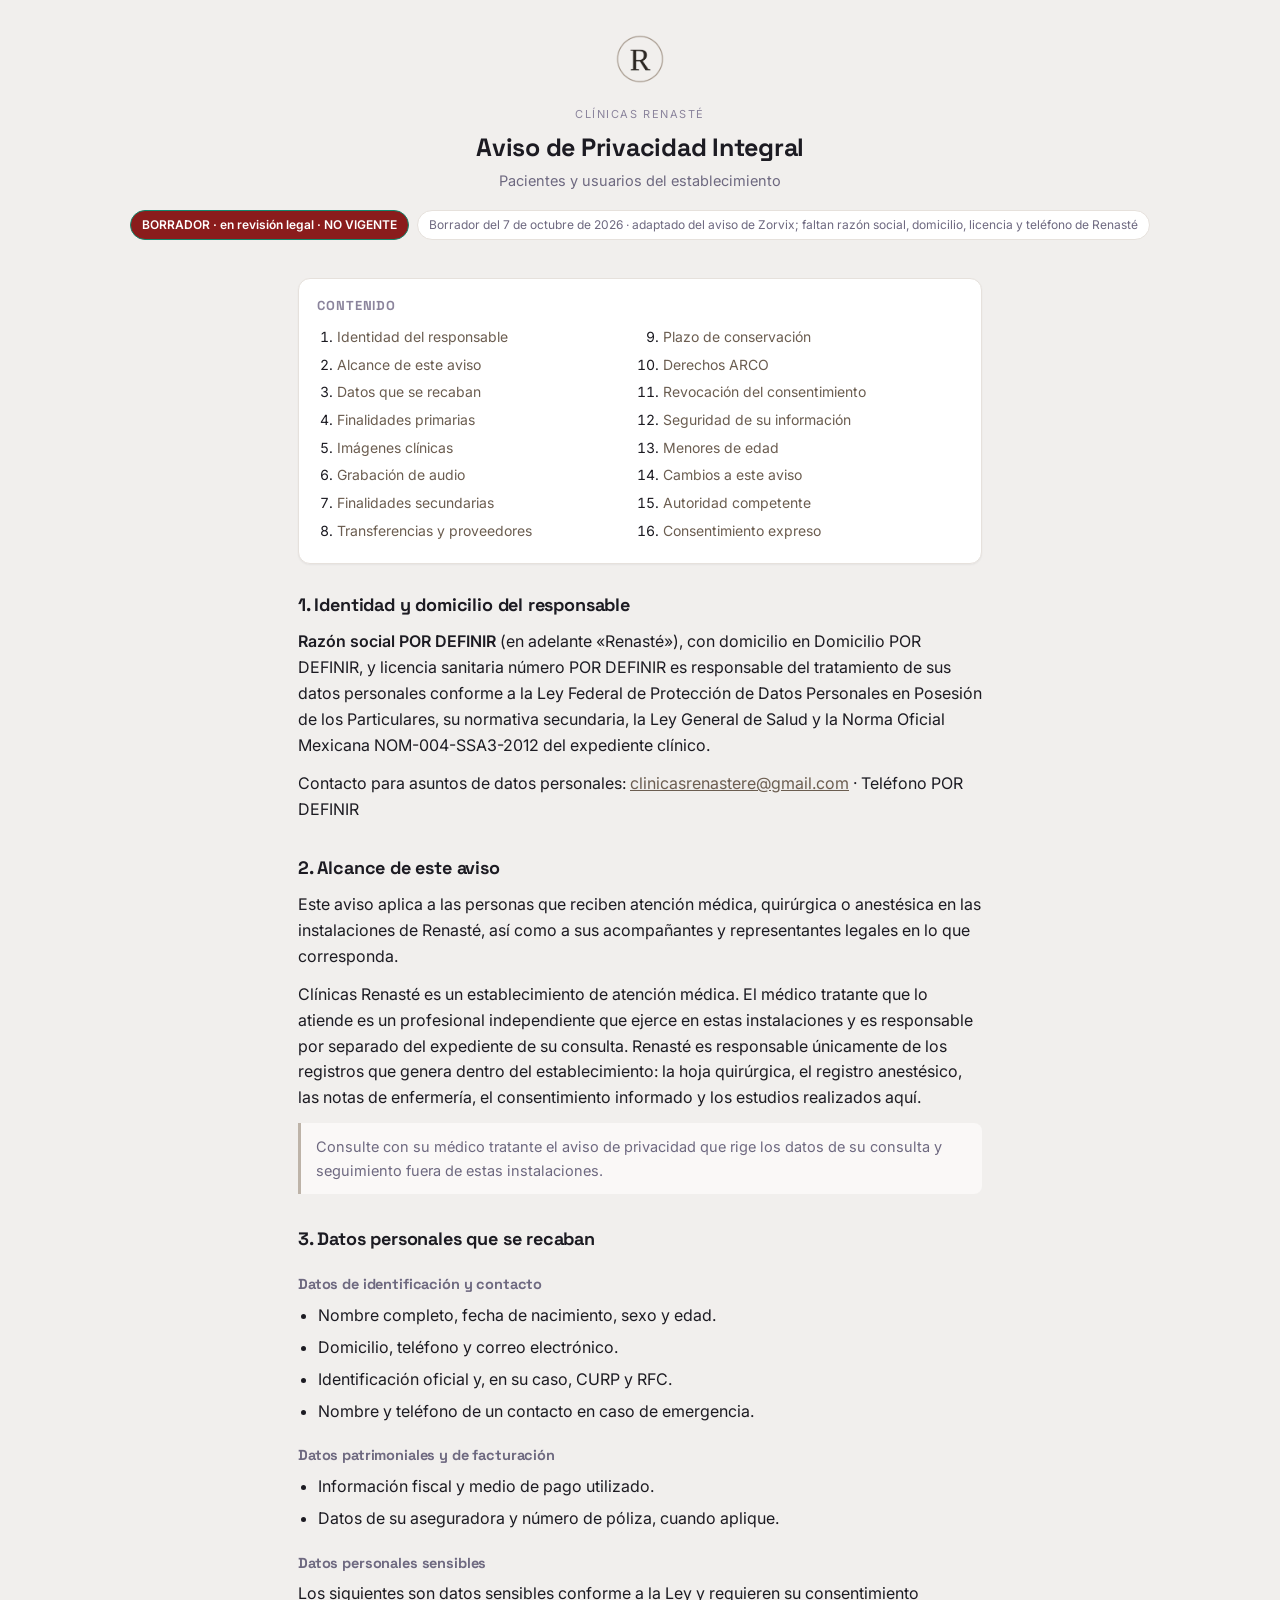
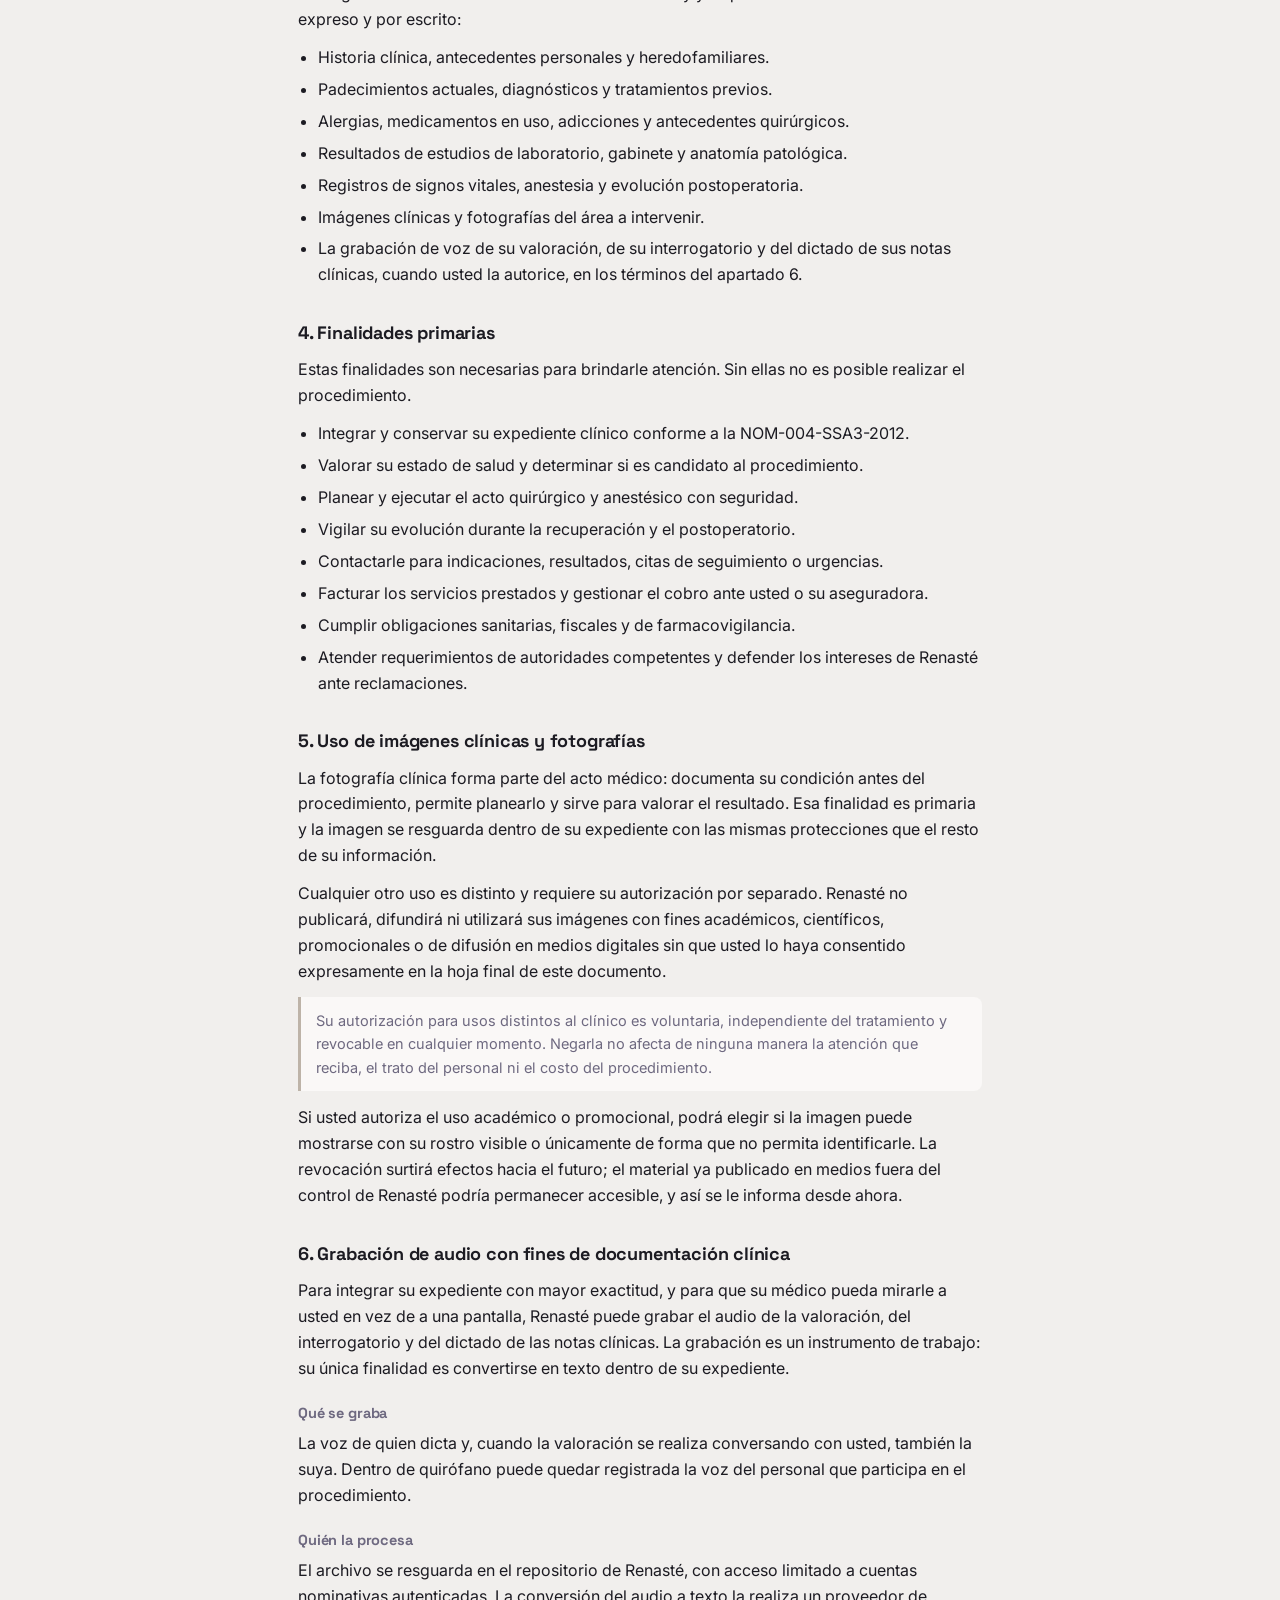
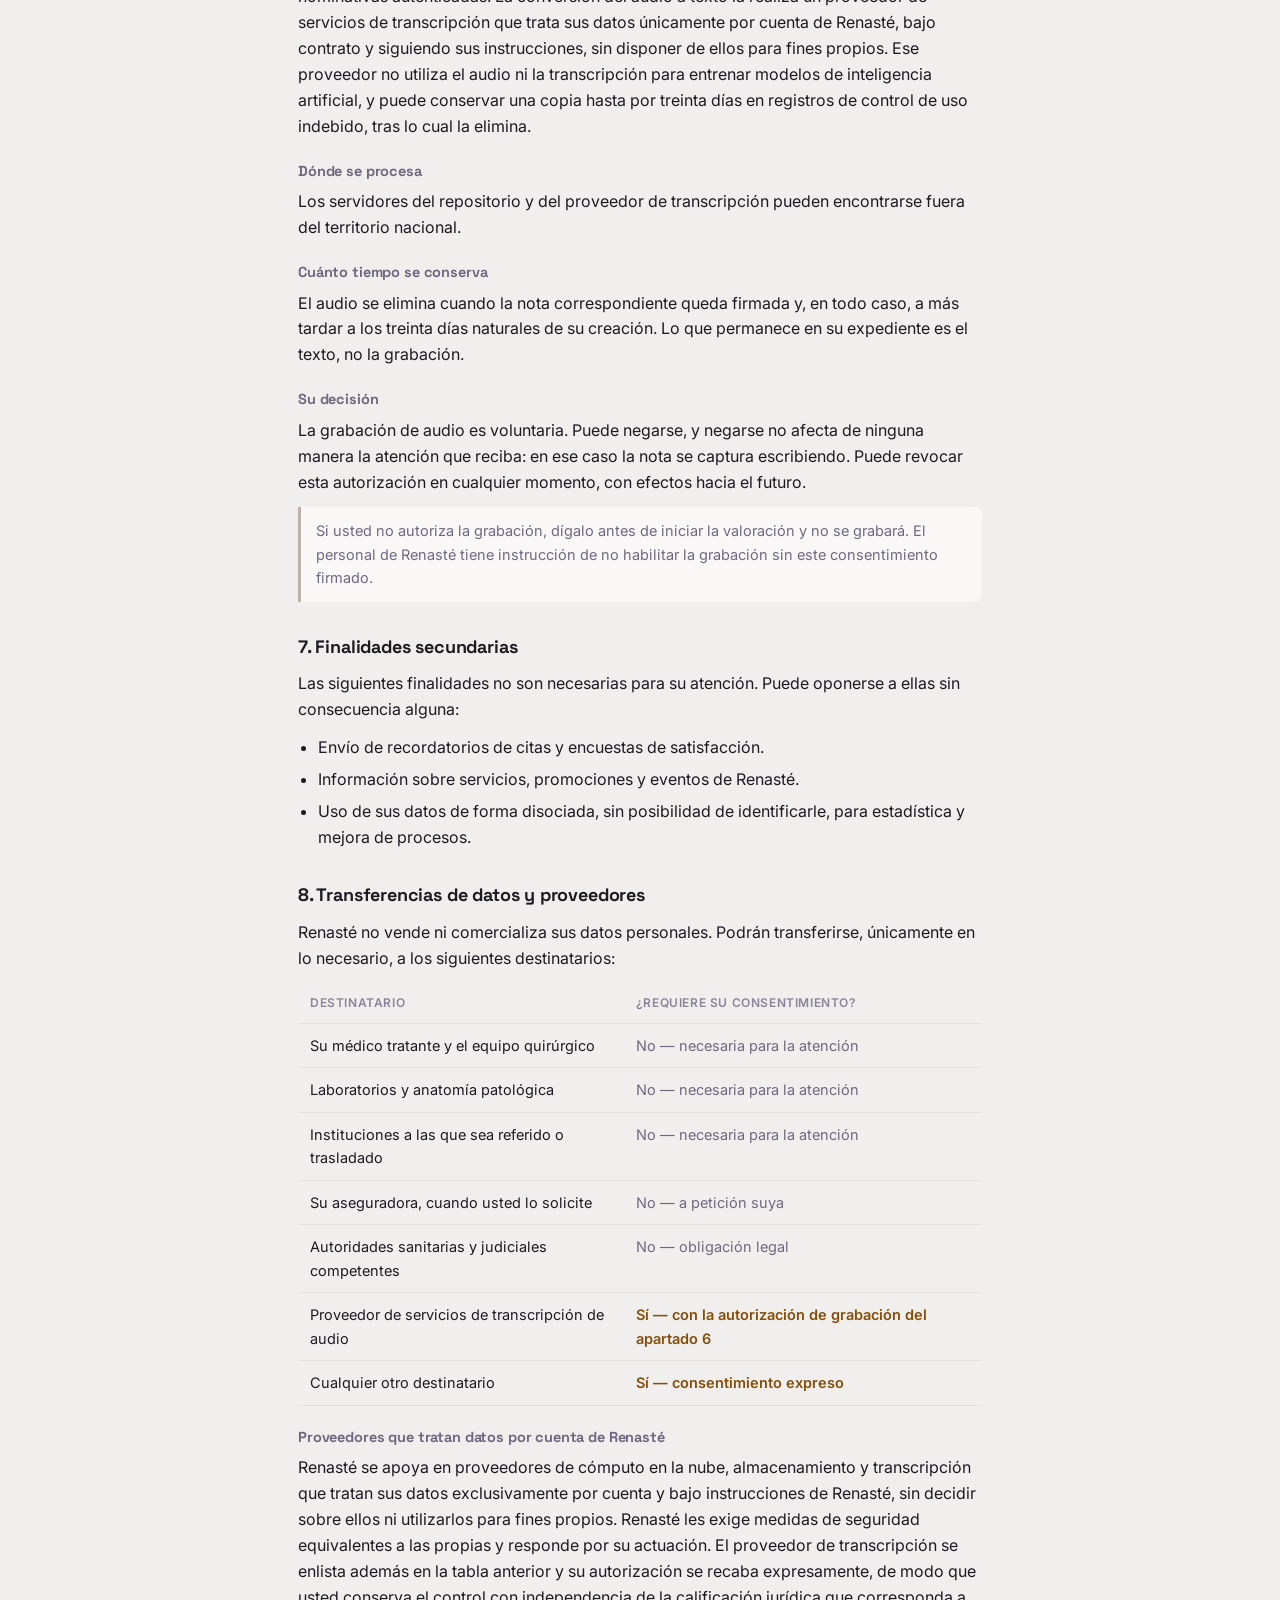
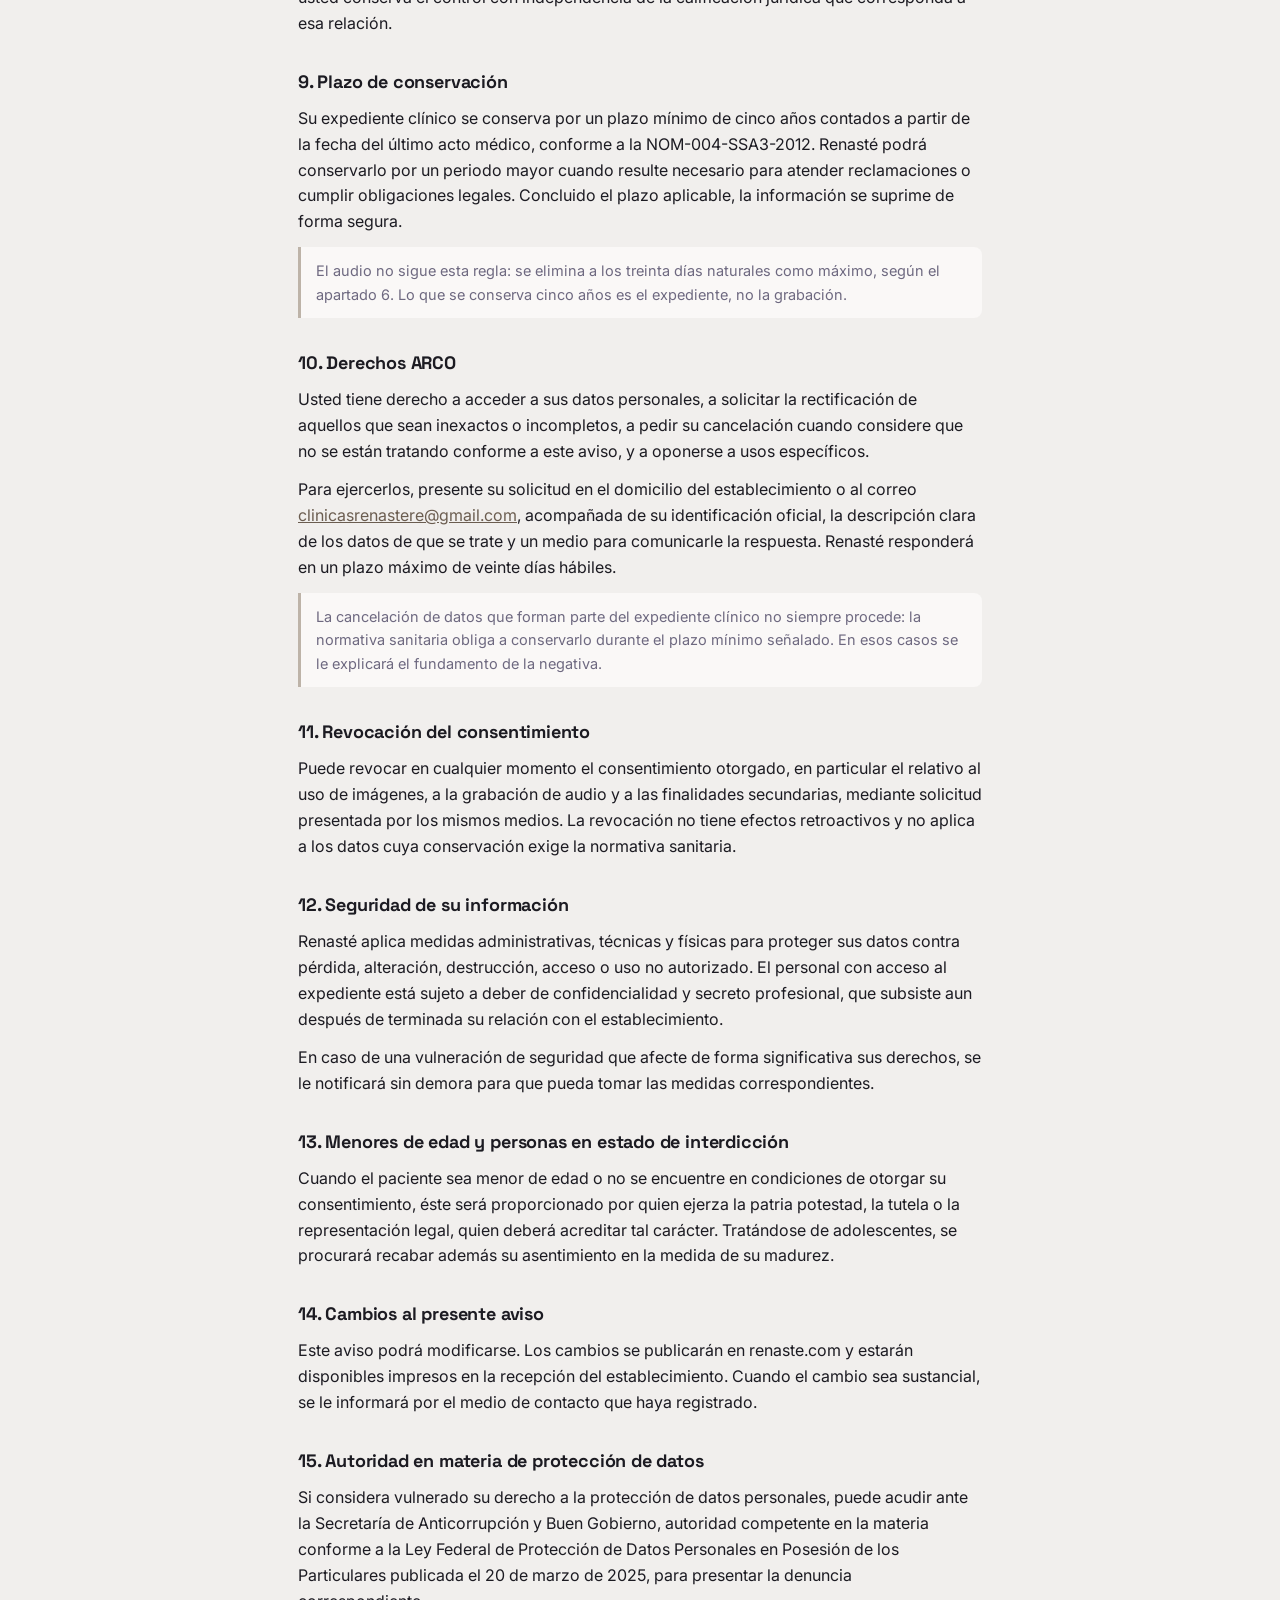
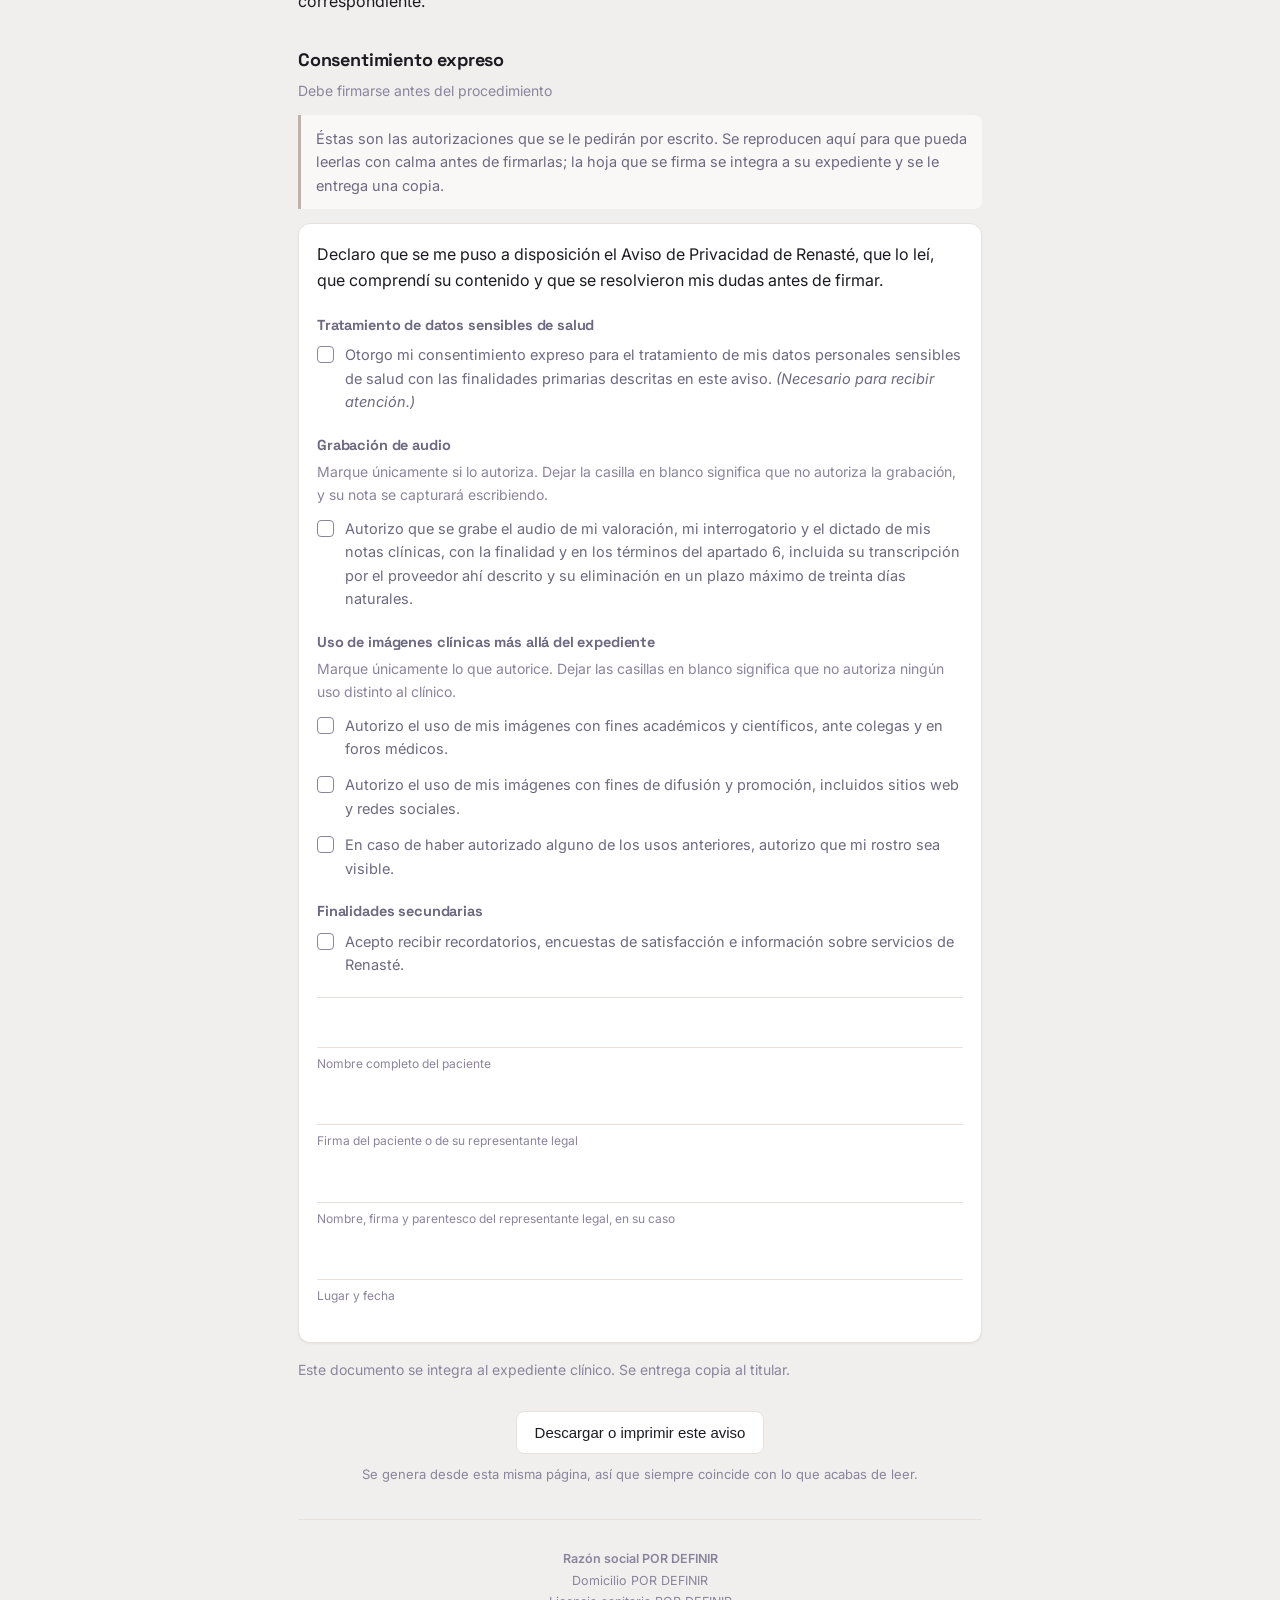
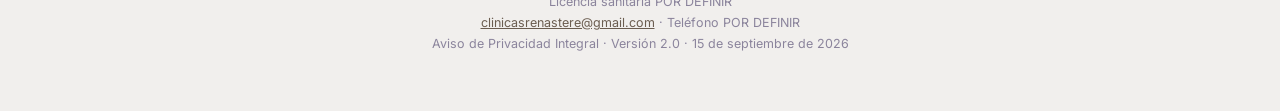
<file: aviso/index.html>
<!DOCTYPE html>
<html lang="es">
<head>
<meta charset="utf-8">
<meta name="viewport" content="width=device-width, initial-scale=1, viewport-fit=cover">
<title>Renasté · Aviso de Privacidad</title>
<meta name="description" content="Aviso de Privacidad Integral para pacientes y usuarios de Clínicas Renasté.">
<meta name="theme-color" content="#A28E7D" media="(prefers-color-scheme: light)">
<meta name="theme-color" content="#1D1915" media="(prefers-color-scheme: dark)">
<link rel="icon" type="image/png" href="../assets/renaste-favicon.png">
<link rel="apple-touch-icon" href="../assets/renaste-iso.png">
<link rel="stylesheet" href="../renaste-tokens.css">
<script>
/* El tema antes de pintar, para no enseñar el destello blanco. */
(function(){
  var t=null; try{ t=localStorage.getItem('renaste-tema'); }catch(e){}
  if(!t) t = matchMedia('(prefers-color-scheme: dark)').matches ? 'oscuro' : 'claro';
  document.documentElement.setAttribute('data-tema', t);
})();
</script>
<style>
/* Los colores y tipos vienen de ../renaste-tokens.css, que es la fuente de
   verdad de la marca. Aquí sólo van alias con los nombres de esta pantalla.

   Esta página la abre una paciente desde el celular, a media captura de su
   ficha, para leer aquello que está a punto de aceptar. Se publica en HTML y
   no como PDF a propósito: seis páginas de PDF en un teléfono no se leen, se
   cierran. Quien necesite papel lo saca del botón de imprimir, que usa el
   bloque @media print del final: un solo documento, no dos que se separan. */
:root{
  color-scheme: light;
  --morado-700:var(--zx-violeta-700); --morado-600:var(--zx-violeta-600);
  --morado-500:var(--zx-violeta-500); --morado-300:var(--zx-violeta-300);
  --morado-50:var(--zx-violeta-050);
  --tinta:var(--zx-txt); --tinta2:var(--zx-txt-2); --tinta3:var(--zx-txt-3);
  --papel:var(--zx-superficie); --papel-2:var(--zx-superficie-2); --fondo:var(--zx-lienzo);
  --linea:var(--zx-borde);
  --ok:var(--zx-ok-txt); --ok-bg:var(--zx-ok-bg); --ok-linea:var(--zx-ok);
  --alerta:var(--zx-alerta-txt); --alerta-bg:var(--zx-alerta-bg); --alerta-linea:var(--zx-alerta);
  --r:var(--zx-r-tarjeta); --r-sm:var(--zx-r-control); --r-full:999px;
  --sombra:0 1px 2px rgba(28,27,34,.05);
}
html[data-tema="oscuro"]{ color-scheme: dark; }

*{box-sizing:border-box}
html,body{margin:0;padding:0}
body{
  background:var(--fondo); color:var(--tinta);
  font-family:var(--zx-cuerpo, "Inter", system-ui, -apple-system, sans-serif);
  font-size:16px; line-height:1.62; -webkit-font-smoothing:antialiased;
  padding:0 0 env(safe-area-inset-bottom,0px);
}
h1,h2,h3{font-family:var(--zx-titulo, "Space Grotesk", system-ui, sans-serif);letter-spacing:-.01em}

.envoltura{max-width:720px;margin:0 auto;padding:0 18px 56px}

header{text-align:center;padding:34px 18px 10px}
header img{height:50px;width:auto}
header .kicker{margin:14px 0 0;font-size:11px;letter-spacing:.14em;text-transform:uppercase;
  color:var(--tinta3)}
header h1{margin:8px 0 6px;font-size:25px;line-height:1.25}
header .sub{margin:0;color:var(--tinta2);font-size:14.5px}

.sello{display:flex;flex-wrap:wrap;gap:8px;justify-content:center;margin:18px 0 6px}
.sello span{font-size:12px;padding:4px 11px;border-radius:var(--r-full);
  border:1px solid var(--linea);background:var(--papel);color:var(--tinta2)}
.sello .vigente{background:var(--ok-bg);border-color:var(--ok-linea);color:var(--ok);font-weight:600}

/* Índice: en un documento de quince apartados, poder saltar al que a uno le
   importa es la diferencia entre leerlo y no leerlo. */
nav.indice{background:var(--papel);border:1px solid var(--linea);border-radius:var(--r);
  padding:16px 18px;margin:22px 0 26px;box-shadow:var(--sombra)}
nav.indice h2{margin:0 0 10px;font-size:13px;text-transform:uppercase;letter-spacing:.07em;
  color:var(--tinta3)}
nav.indice ol{margin:0;padding-left:20px;columns:2;column-gap:26px}
nav.indice li{margin:0 0 5px;font-size:14px;break-inside:avoid}
nav.indice a{color:var(--morado-700);text-decoration:none}
nav.indice a:hover{text-decoration:underline}
@media (max-width:560px){ nav.indice ol{columns:1} }

section{margin:0 0 30px;scroll-margin-top:16px}
section h2{margin:0 0 10px;font-size:18px}
section h3{margin:20px 0 6px;font-size:14.5px;color:var(--tinta2)}
p{margin:0 0 12px}
ul{margin:0 0 12px;padding-left:20px}
li{margin:0 0 6px}
strong{font-weight:600}

/* La nota al margen: lo que en el documento impreso va en recuadro gris.
   Suele ser la letra que más importa, así que aquí no se encoge. */
.nota{border-left:3px solid var(--morado-300);background:var(--papel-2);
  border-radius:0 var(--r-sm) var(--r-sm) 0;padding:12px 15px;margin:0 0 14px;
  font-size:14.5px;color:var(--tinta2)}

.tabla{width:100%;border-collapse:collapse;margin:0 0 14px;font-size:14.5px}
.tabla th,.tabla td{text-align:left;padding:10px 12px;border-bottom:1px solid var(--linea);
  vertical-align:top}
.tabla th{font-size:12px;text-transform:uppercase;letter-spacing:.05em;color:var(--tinta3);
  font-weight:600}
.tabla td.si{color:var(--alerta);font-weight:600}
.tabla td.no{color:var(--tinta2)}
@media (max-width:560px){
  .tabla, .tabla tbody, .tabla tr, .tabla td{display:block;width:100%}
  .tabla thead{display:none}
  .tabla tr{border:1px solid var(--linea);border-radius:var(--r-sm);margin-bottom:10px;padding:4px 0}
  .tabla td{border:0;padding:6px 13px}
  .tabla td:first-child{font-weight:600;color:var(--tinta)}
}

.casillas{background:var(--papel);border:1px solid var(--linea);border-radius:var(--r);
  padding:18px;box-shadow:var(--sombra)}
.casillas .item{display:flex;gap:11px;align-items:flex-start;margin:0 0 13px}
.casillas .caja{flex:0 0 auto;width:17px;height:17px;border:1.5px solid var(--tinta3);
  border-radius:4px;margin-top:3px}
.casillas .item p{margin:0;font-size:14.5px;color:var(--tinta2)}
.firma{margin-top:20px;padding-top:16px;border-top:1px solid var(--linea)}
.firma .raya{border-bottom:1px solid var(--linea);height:34px;margin:0 0 6px}
.firma .pie-raya{font-size:12px;color:var(--tinta3);margin:0 0 18px}

.descarga{display:inline-block;border:1px solid var(--linea);background:var(--papel);
  color:var(--tinta);border-radius:var(--r-sm);padding:12px 18px;text-decoration:none;
  font-size:15px;font-weight:500}
.descarga:hover{background:var(--papel-2);border-color:var(--morado-300)}

footer{text-align:center;font-size:12.5px;color:var(--tinta3);padding:28px 18px 0;
  border-top:1px solid var(--linea);margin-top:34px;line-height:1.7}
a{color:var(--morado-700)}

/* Impresion. No se publica un PDF aparte a proposito: dos documentos con el
   mismo texto se separan tarde o temprano, y el dia que eso pase nadie sabria
   cual firmo la paciente. Esta pagina es el documento, y de aqui sale la
   copia en papel. */
@media print{
  body{background:#fff;color:#000;font-size:11.5pt;line-height:1.5}
  .sin-imprimir, nav.indice{display:none !important}
  header{padding-top:0}
  header img{height:38px}
  .envoltura{max-width:none;padding:0}
  section{page-break-inside:auto;margin-bottom:16pt}
  section h2{page-break-after:avoid}
  .casillas,.nota{break-inside:avoid}
  .casillas{box-shadow:none}
  .firma{page-break-inside:avoid}
  .tabla th,.tabla td{border-bottom:1px solid #999}
  a{color:#000;text-decoration:none}
  /* La direccion completa de los enlaces, porque en papel un "aqui" no sirve. */
  a[href^="mailto:"]::after{content:""}
  footer{border-top:1px solid #999}
}
</style>
</head>
<body>

<header>
  <img src="../assets/renaste-iso.png" alt="Renasté">
  <p class="kicker">Clínicas Renasté</p>
  <h1>Aviso de Privacidad Integral</h1>
  <p class="sub">Pacientes y usuarios del establecimiento</p>
  <div class="sello">
    <span class="vigente" style="background:#8a1c1c;color:#fff">BORRADOR · en revisión legal · NO VIGENTE</span>
    <span>Borrador del 7 de octubre de 2026 · adaptado del aviso de Zorvix; faltan razón social, domicilio, licencia y teléfono de Renasté</span>
  </div>
</header>

<div class="envoltura">

  <nav class="indice">
    <h2>Contenido</h2>
    <ol>
      <li><a href="#s1">Identidad del responsable</a></li>
      <li><a href="#s2">Alcance de este aviso</a></li>
      <li><a href="#s3">Datos que se recaban</a></li>
      <li><a href="#s4">Finalidades primarias</a></li>
      <li><a href="#s5">Imágenes clínicas</a></li>
      <li><a href="#s6">Grabación de audio</a></li>
      <li><a href="#s7">Finalidades secundarias</a></li>
      <li><a href="#s8">Transferencias y proveedores</a></li>
      <li><a href="#s9">Plazo de conservación</a></li>
      <li><a href="#s10">Derechos ARCO</a></li>
      <li><a href="#s11">Revocación del consentimiento</a></li>
      <li><a href="#s12">Seguridad de su información</a></li>
      <li><a href="#s13">Menores de edad</a></li>
      <li><a href="#s14">Cambios a este aviso</a></li>
      <li><a href="#s15">Autoridad competente</a></li>
      <li><a href="#consentimiento">Consentimiento expreso</a></li>
    </ol>
  </nav>

  <section id="s1">
    <h2>1. Identidad y domicilio del responsable</h2>
    <p><strong>Razón social POR DEFINIR</strong> (en adelante «Renasté»), con domicilio en
      Domicilio POR DEFINIR, y licencia
      sanitaria número POR DEFINIR es responsable del tratamiento de sus datos personales
      conforme a la Ley Federal de Protección de Datos Personales en Posesión de los Particulares,
      su normativa secundaria, la Ley General de Salud y la Norma Oficial Mexicana
      NOM-004-SSA3-2012 del expediente clínico.</p>
    <p>Contacto para asuntos de datos personales:
      <a href="mailto:clinicasrenastere@gmail.com">clinicasrenastere@gmail.com</a> ·
      Teléfono POR DEFINIR</p>
  </section>

  <section id="s2">
    <h2>2. Alcance de este aviso</h2>
    <p>Este aviso aplica a las personas que reciben atención médica, quirúrgica o anestésica en
      las instalaciones de Renasté, así como a sus acompañantes y representantes legales en lo que
      corresponda.</p>
    <p>Clínicas Renasté es un establecimiento de atención médica. El médico tratante que lo atiende es un profesional
      independiente que ejerce en estas instalaciones y es responsable por separado del expediente
      de su consulta. Renasté es responsable únicamente de los registros que genera dentro del
      establecimiento: la hoja quirúrgica, el registro anestésico, las notas de enfermería, el
      consentimiento informado y los estudios realizados aquí.</p>
    <div class="nota">Consulte con su médico tratante el aviso de privacidad que rige los datos de
      su consulta y seguimiento fuera de estas instalaciones.</div>
  </section>

  <section id="s3">
    <h2>3. Datos personales que se recaban</h2>

    <h3>Datos de identificación y contacto</h3>
    <ul>
      <li>Nombre completo, fecha de nacimiento, sexo y edad.</li>
      <li>Domicilio, teléfono y correo electrónico.</li>
      <li>Identificación oficial y, en su caso, CURP y RFC.</li>
      <li>Nombre y teléfono de un contacto en caso de emergencia.</li>
    </ul>

    <h3>Datos patrimoniales y de facturación</h3>
    <ul>
      <li>Información fiscal y medio de pago utilizado.</li>
      <li>Datos de su aseguradora y número de póliza, cuando aplique.</li>
    </ul>

    <h3>Datos personales sensibles</h3>
    <p>Los siguientes son datos sensibles conforme a la Ley y requieren su consentimiento expreso
      y por escrito:</p>
    <ul>
      <li>Historia clínica, antecedentes personales y heredofamiliares.</li>
      <li>Padecimientos actuales, diagnósticos y tratamientos previos.</li>
      <li>Alergias, medicamentos en uso, adicciones y antecedentes quirúrgicos.</li>
      <li>Resultados de estudios de laboratorio, gabinete y anatomía patológica.</li>
      <li>Registros de signos vitales, anestesia y evolución postoperatoria.</li>
      <li>Imágenes clínicas y fotografías del área a intervenir.</li>
      <li>La grabación de voz de su valoración, de su interrogatorio y del dictado de sus notas
        clínicas, cuando usted la autorice, en los términos del apartado 6.</li>
    </ul>
  </section>

  <section id="s4">
    <h2>4. Finalidades primarias</h2>
    <p>Estas finalidades son necesarias para brindarle atención. Sin ellas no es posible realizar
      el procedimiento.</p>
    <ul>
      <li>Integrar y conservar su expediente clínico conforme a la NOM-004-SSA3-2012.</li>
      <li>Valorar su estado de salud y determinar si es candidato al procedimiento.</li>
      <li>Planear y ejecutar el acto quirúrgico y anestésico con seguridad.</li>
      <li>Vigilar su evolución durante la recuperación y el postoperatorio.</li>
      <li>Contactarle para indicaciones, resultados, citas de seguimiento o urgencias.</li>
      <li>Facturar los servicios prestados y gestionar el cobro ante usted o su aseguradora.</li>
      <li>Cumplir obligaciones sanitarias, fiscales y de farmacovigilancia.</li>
      <li>Atender requerimientos de autoridades competentes y defender los intereses de Renasté
        ante reclamaciones.</li>
    </ul>
  </section>

  <section id="s5">
    <h2>5. Uso de imágenes clínicas y fotografías</h2>
    <p>La fotografía clínica forma parte del acto médico: documenta su condición antes del
      procedimiento, permite planearlo y sirve para valorar el resultado. Esa finalidad es primaria
      y la imagen se resguarda dentro de su expediente con las mismas protecciones que el resto de
      su información.</p>
    <p>Cualquier otro uso es distinto y requiere su autorización por separado. Renasté no publicará,
      difundirá ni utilizará sus imágenes con fines académicos, científicos, promocionales o de
      difusión en medios digitales sin que usted lo haya consentido expresamente en la hoja final
      de este documento.</p>
    <div class="nota">Su autorización para usos distintos al clínico es voluntaria, independiente
      del tratamiento y revocable en cualquier momento. Negarla no afecta de ninguna manera la
      atención que reciba, el trato del personal ni el costo del procedimiento.</div>
    <p>Si usted autoriza el uso académico o promocional, podrá elegir si la imagen puede mostrarse
      con su rostro visible o únicamente de forma que no permita identificarle. La revocación
      surtirá efectos hacia el futuro; el material ya publicado en medios fuera del control de
      Renasté podría permanecer accesible, y así se le informa desde ahora.</p>
  </section>

  <section id="s6">
    <h2>6. Grabación de audio con fines de documentación clínica</h2>
    <p>Para integrar su expediente con mayor exactitud, y para que su médico pueda mirarle a usted
      en vez de a una pantalla, Renasté puede grabar el audio de la valoración, del interrogatorio y
      del dictado de las notas clínicas. La grabación es un instrumento de trabajo: su única
      finalidad es convertirse en texto dentro de su expediente.</p>

    <h3>Qué se graba</h3>
    <p>La voz de quien dicta y, cuando la valoración se realiza conversando con usted, también la
      suya. Dentro de quirófano puede quedar registrada la voz del personal que participa en el
      procedimiento.</p>

    <h3>Quién la procesa</h3>
    <p>El archivo se resguarda en el repositorio de Renasté, con acceso limitado a cuentas
      nominativas autenticadas. La conversión del audio a texto la realiza un proveedor de
      servicios de transcripción que trata sus datos únicamente por cuenta de Renasté, bajo contrato
      y siguiendo sus instrucciones, sin disponer de ellos para fines propios. Ese proveedor no
      utiliza el audio ni la transcripción para entrenar modelos de inteligencia artificial, y
      puede conservar una copia hasta por treinta días en registros de control de uso indebido,
      tras lo cual la elimina.</p>

    <h3>Dónde se procesa</h3>
    <p>Los servidores del repositorio y del proveedor de transcripción pueden encontrarse fuera del
      territorio nacional.</p>

    <h3>Cuánto tiempo se conserva</h3>
    <p>El audio se elimina cuando la nota correspondiente queda firmada y, en todo caso, a más
      tardar a los treinta días naturales de su creación. Lo que permanece en su expediente es el
      texto, no la grabación.</p>

    <h3>Su decisión</h3>
    <p>La grabación de audio es voluntaria. Puede negarse, y negarse no afecta de ninguna manera la
      atención que reciba: en ese caso la nota se captura escribiendo. Puede revocar esta
      autorización en cualquier momento, con efectos hacia el futuro.</p>
    <div class="nota">Si usted no autoriza la grabación, dígalo antes de iniciar la valoración y no
      se grabará. El personal de Renasté tiene instrucción de no habilitar la grabación sin este
      consentimiento firmado.</div>
  </section>

  <section id="s7">
    <h2>7. Finalidades secundarias</h2>
    <p>Las siguientes finalidades no son necesarias para su atención. Puede oponerse a ellas sin
      consecuencia alguna:</p>
    <ul>
      <li>Envío de recordatorios de citas y encuestas de satisfacción.</li>
      <li>Información sobre servicios, promociones y eventos de Renasté.</li>
      <li>Uso de sus datos de forma disociada, sin posibilidad de identificarle, para estadística y
        mejora de procesos.</li>
    </ul>
  </section>

  <section id="s8">
    <h2>8. Transferencias de datos y proveedores</h2>
    <p>Renasté no vende ni comercializa sus datos personales. Podrán transferirse, únicamente en lo
      necesario, a los siguientes destinatarios:</p>
    <table class="tabla">
      <thead>
        <tr><th>Destinatario</th><th>¿Requiere su consentimiento?</th></tr>
      </thead>
      <tbody>
        <tr><td>Su médico tratante y el equipo quirúrgico</td><td class="no">No — necesaria para la atención</td></tr>
        <tr><td>Laboratorios y anatomía patológica</td><td class="no">No — necesaria para la atención</td></tr>
        <tr><td>Instituciones a las que sea referido o trasladado</td><td class="no">No — necesaria para la atención</td></tr>
        <tr><td>Su aseguradora, cuando usted lo solicite</td><td class="no">No — a petición suya</td></tr>
        <tr><td>Autoridades sanitarias y judiciales competentes</td><td class="no">No — obligación legal</td></tr>
        <tr><td>Proveedor de servicios de transcripción de audio</td><td class="si">Sí — con la autorización de grabación del apartado 6</td></tr>
        <tr><td>Cualquier otro destinatario</td><td class="si">Sí — consentimiento expreso</td></tr>
      </tbody>
    </table>

    <h3>Proveedores que tratan datos por cuenta de Renasté</h3>
    <p>Renasté se apoya en proveedores de cómputo en la nube, almacenamiento y transcripción que
      tratan sus datos exclusivamente por cuenta y bajo instrucciones de Renasté, sin decidir sobre
      ellos ni utilizarlos para fines propios. Renasté les exige medidas de seguridad equivalentes a
      las propias y responde por su actuación. El proveedor de transcripción se enlista además en
      la tabla anterior y su autorización se recaba expresamente, de modo que usted conserva el
      control con independencia de la calificación jurídica que corresponda a esa relación.</p>
  </section>

  <section id="s9">
    <h2>9. Plazo de conservación</h2>
    <p>Su expediente clínico se conserva por un plazo mínimo de cinco años contados a partir de la
      fecha del último acto médico, conforme a la NOM-004-SSA3-2012. Renasté podrá conservarlo por
      un periodo mayor cuando resulte necesario para atender reclamaciones o cumplir obligaciones
      legales. Concluido el plazo aplicable, la información se suprime de forma segura.</p>
    <div class="nota">El audio no sigue esta regla: se elimina a los treinta días naturales como
      máximo, según el apartado 6. Lo que se conserva cinco años es el expediente, no la
      grabación.</div>
  </section>

  <section id="s10">
    <h2>10. Derechos ARCO</h2>
    <p>Usted tiene derecho a acceder a sus datos personales, a solicitar la rectificación de
      aquellos que sean inexactos o incompletos, a pedir su cancelación cuando considere que no se
      están tratando conforme a este aviso, y a oponerse a usos específicos.</p>
    <p>Para ejercerlos, presente su solicitud en el domicilio del establecimiento o al correo
      <a href="mailto:clinicasrenastere@gmail.com">clinicasrenastere@gmail.com</a>, acompañada de su identificación
      oficial, la descripción clara de los datos de que se trate y un medio para comunicarle la
      respuesta. Renasté responderá en un plazo máximo de veinte días hábiles.</p>
    <div class="nota">La cancelación de datos que forman parte del expediente clínico no siempre
      procede: la normativa sanitaria obliga a conservarlo durante el plazo mínimo señalado. En
      esos casos se le explicará el fundamento de la negativa.</div>
  </section>

  <section id="s11">
    <h2>11. Revocación del consentimiento</h2>
    <p>Puede revocar en cualquier momento el consentimiento otorgado, en particular el relativo al
      uso de imágenes, a la grabación de audio y a las finalidades secundarias, mediante solicitud
      presentada por los mismos medios. La revocación no tiene efectos retroactivos y no aplica a
      los datos cuya conservación exige la normativa sanitaria.</p>
  </section>

  <section id="s12">
    <h2>12. Seguridad de su información</h2>
    <p>Renasté aplica medidas administrativas, técnicas y físicas para proteger sus datos contra
      pérdida, alteración, destrucción, acceso o uso no autorizado. El personal con acceso al
      expediente está sujeto a deber de confidencialidad y secreto profesional, que subsiste aun
      después de terminada su relación con el establecimiento.</p>
    <p>En caso de una vulneración de seguridad que afecte de forma significativa sus derechos, se
      le notificará sin demora para que pueda tomar las medidas correspondientes.</p>
  </section>

  <section id="s13">
    <h2>13. Menores de edad y personas en estado de interdicción</h2>
    <p>Cuando el paciente sea menor de edad o no se encuentre en condiciones de otorgar su
      consentimiento, éste será proporcionado por quien ejerza la patria potestad, la tutela o la
      representación legal, quien deberá acreditar tal carácter. Tratándose de adolescentes, se
      procurará recabar además su asentimiento en la medida de su madurez.</p>
  </section>

  <section id="s14">
    <h2>14. Cambios al presente aviso</h2>
    <p>Este aviso podrá modificarse. Los cambios se publicarán en renaste.com y estarán disponibles
      impresos en la recepción del establecimiento. Cuando el cambio sea sustancial, se le
      informará por el medio de contacto que haya registrado.</p>
  </section>

  <section id="s15">
    <h2>15. Autoridad en materia de protección de datos</h2>
    <p>Si considera vulnerado su derecho a la protección de datos personales, puede acudir ante la
      Secretaría de Anticorrupción y Buen Gobierno, autoridad competente en la materia conforme a
      la Ley Federal de Protección de Datos Personales en Posesión de los Particulares publicada el
      20 de marzo de 2025, para presentar la denuncia correspondiente.</p>
  </section>

  <section id="consentimiento">
    <h2>Consentimiento expreso</h2>
    <p class="sub" style="color:var(--tinta3);font-size:14px;margin-top:-4px">
      Debe firmarse antes del procedimiento</p>
    <div class="nota">Éstas son las autorizaciones que se le pedirán por escrito. Se reproducen
      aquí para que pueda leerlas con calma antes de firmarlas; la hoja que se firma se integra a
      su expediente y se le entrega una copia.</div>

    <div class="casillas">
      <p>Declaro que se me puso a disposición el Aviso de Privacidad de Renasté, que lo leí, que
        comprendí su contenido y que se resolvieron mis dudas antes de firmar.</p>

      <h3>Tratamiento de datos sensibles de salud</h3>
      <div class="item"><span class="caja"></span>
        <p>Otorgo mi consentimiento expreso para el tratamiento de mis datos personales sensibles
          de salud con las finalidades primarias descritas en este aviso.
          <em>(Necesario para recibir atención.)</em></p></div>

      <h3>Grabación de audio</h3>
      <p style="font-size:14px;color:var(--tinta3);margin:-2px 0 10px">Marque únicamente si lo
        autoriza. Dejar la casilla en blanco significa que no autoriza la grabación, y su nota se
        capturará escribiendo.</p>
      <div class="item"><span class="caja"></span>
        <p>Autorizo que se grabe el audio de mi valoración, mi interrogatorio y el dictado de mis
          notas clínicas, con la finalidad y en los términos del apartado 6, incluida su
          transcripción por el proveedor ahí descrito y su eliminación en un plazo máximo de
          treinta días naturales.</p></div>

      <h3>Uso de imágenes clínicas más allá del expediente</h3>
      <p style="font-size:14px;color:var(--tinta3);margin:-2px 0 10px">Marque únicamente lo que
        autorice. Dejar las casillas en blanco significa que no autoriza ningún uso distinto al
        clínico.</p>
      <div class="item"><span class="caja"></span>
        <p>Autorizo el uso de mis imágenes con fines académicos y científicos, ante colegas y en
          foros médicos.</p></div>
      <div class="item"><span class="caja"></span>
        <p>Autorizo el uso de mis imágenes con fines de difusión y promoción, incluidos sitios web
          y redes sociales.</p></div>
      <div class="item"><span class="caja"></span>
        <p>En caso de haber autorizado alguno de los usos anteriores, autorizo que mi rostro sea
          visible.</p></div>

      <h3>Finalidades secundarias</h3>
      <div class="item"><span class="caja"></span>
        <p>Acepto recibir recordatorios, encuestas de satisfacción e información sobre servicios de
          Renasté.</p></div>

      <div class="firma">
        <div class="raya"></div>
        <p class="pie-raya">Nombre completo del paciente</p>
        <div class="raya"></div>
        <p class="pie-raya">Firma del paciente o de su representante legal</p>
        <div class="raya"></div>
        <p class="pie-raya">Nombre, firma y parentesco del representante legal, en su caso</p>
        <div class="raya"></div>
        <p class="pie-raya">Lugar y fecha</p>
      </div>
    </div>

    <p style="margin-top:16px;font-size:14px;color:var(--tinta3)">Este documento se integra al
      expediente clínico. Se entrega copia al titular.</p>
  </section>

  <section style="text-align:center" class="sin-imprimir">
    <button class="descarga" type="button" onclick="window.print()">
      Descargar o imprimir este aviso</button>
    <p style="font-size:13px;color:var(--tinta3);margin:10px 0 0">
      Se genera desde esta misma página, así que siempre coincide con lo que acabas de leer.</p>
  </section>

  <footer>
    <strong>Razón social POR DEFINIR</strong><br>
    Domicilio POR DEFINIR<br>
    Licencia sanitaria POR DEFINIR<br>
    <a href="mailto:clinicasrenastere@gmail.com">clinicasrenastere@gmail.com</a> ·
    Teléfono POR DEFINIR<br>
    <span style="color:var(--tinta3)">Aviso de Privacidad Integral · Versión 2.0 · 15 de septiembre de 2026</span>
  </footer>

</div>
</body>
</html>
</file>
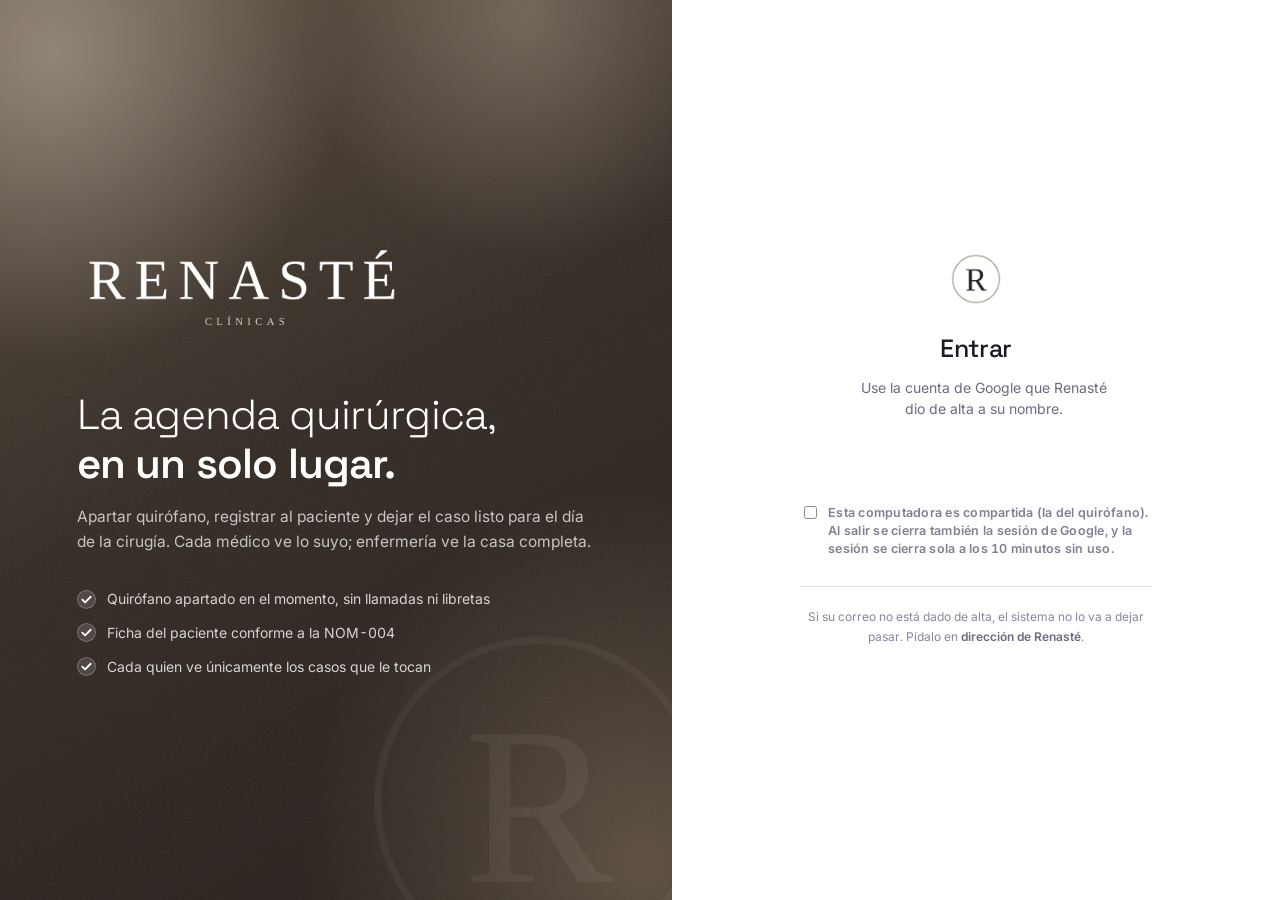
<file: cirugias/index.html>
<!DOCTYPE html>
<html lang="es">
<head>
<meta charset="utf-8">
<meta name="viewport" content="width=device-width, initial-scale=1, viewport-fit=cover">
<title>Renasté · Cirugías</title>
<meta name="description" content="Agenda quirúrgica de Clínicas Renasté">
<meta name="theme-color" content="#A28E7D" media="(prefers-color-scheme: light)">
<meta name="theme-color" content="#1D1915" media="(prefers-color-scheme: dark)">
<link rel="icon" type="image/png" href="../assets/renaste-favicon.png">
<link rel="apple-touch-icon" href="../assets/renaste-iso.png">
<link rel="preconnect" href="https://fonts.googleapis.com">
<link rel="preconnect" href="https://fonts.gstatic.com" crossorigin>
<link rel="preconnect" href="https://accounts.google.com">
<link rel="stylesheet" href="../renaste-tokens.css">
<script>
/* Se fija el tema ANTES de pintar: si se hace abajo, se alcanza a ver el
   destello blanco antes de entrar en oscuro. */
(function(){
  var t=null; try{ t=localStorage.getItem('renaste-tema'); }catch(e){}
  if(!t) t = matchMedia('(prefers-color-scheme: dark)').matches ? 'oscuro' : 'claro';
  document.documentElement.setAttribute('data-tema', t);
})();
</script>
<style>
/* ═══════════════════════════════════════════════════════════════════════
   RENASTÉ · Sistema de diseño
   Los colores salen del logotipo, medidos pixel a pixel:
   morado #A28E7D, carbón #4C4C4C. Todo lo demás se deriva de esos dos.
   ═══════════════════════════════════════════════════════════════════════ */
/* Los colores, tipos, radios y tiempos NO se definen aquí: vienen de
   ../renaste-tokens.css, que es la única fuente de verdad de la marca para
   todo el ecosistema (portal, cirujanos, cirugías, expediente). Lo que sigue
   son sólo alias con los nombres que usa esta pantalla. */
:root{
  color-scheme: light;

  --morado-900:var(--zx-violeta-900); --morado-800:var(--zx-violeta-800);
  --morado-700:var(--zx-violeta-700); --morado-600:var(--zx-violeta-600);
  --morado-500:var(--zx-violeta-500); --morado-400:var(--zx-violeta-400);
  --morado-300:var(--zx-violeta-300); --morado-200:var(--zx-violeta-200);
  --morado-100:var(--zx-violeta-100); --morado-50:var(--zx-violeta-050);

  --tinta:var(--zx-txt); --tinta2:var(--zx-txt-2); --tinta3:var(--zx-txt-3);
  --papel:var(--zx-superficie); --papel-2:var(--zx-superficie-2); --fondo:var(--zx-lienzo);
  --linea:var(--zx-borde); --linea-2:var(--zx-superficie-2);

  --ok:var(--zx-ok-txt);      --ok-bg:var(--zx-ok-bg);      --ok-linea:var(--zx-ok);
  --alerta:var(--zx-alerta-txt); --alerta-bg:var(--zx-alerta-bg); --alerta-linea:var(--zx-alerta);
  --malo:var(--zx-error-txt); --malo-bg:var(--zx-error-bg);  --malo-linea:var(--zx-error);

  --r:var(--zx-r-tarjeta); --r-sm:var(--zx-r-control); --r-lg:var(--zx-r-cristal); --r-full:999px;
  --sombra-1:0 1px 2px rgba(28,27,34,.05);
  --sombra-2:0 1px 2px rgba(28,27,34,.05), 0 10px 26px -14px rgba(137,116,98,.26);
  --sombra-3:0 2px 4px rgba(28,27,34,.05), 0 24px 48px -20px rgba(137,116,98,.34);
  --anillo:0 0 0 3px rgba(165,146,129,.22);
  --transicion:var(--zx-rapido) var(--zx-suave);
}

/* El registro oscuro de la marca es negro con superficies traslúcidas; lo único
   que hay que traducir aquí son los estados, que en tokens sólo existen en claro. */
html[data-tema="oscuro"]{
  color-scheme: dark;
  --linea-2:rgba(255,255,255,.08);
  --ok:#B8EED9;     --ok-bg:rgba(150,225,200,.18);  --ok-linea:rgba(150,225,200,.34);
  --alerta:#FFEDC8; --alerta-bg:rgba(255,231,184,.18); --alerta-linea:rgba(255,231,184,.34);
  --malo:#FFD6D6;   --malo-bg:rgba(255,170,170,.18);  --malo-linea:rgba(255,170,170,.38);
  --sombra-1:0 1px 2px rgba(0,0,0,.5);
  --sombra-2:0 1px 2px rgba(0,0,0,.5), 0 10px 26px -14px rgba(0,0,0,.9);
  --sombra-3:0 2px 4px rgba(0,0,0,.5), 0 24px 48px -20px rgba(0,0,0,1);
  --anillo:0 0 0 3px rgba(217,210,203,.35);
}

*{box-sizing:border-box}
html,body{margin:0;padding:0;height:100%}
body{
  font:400 15px/1.55 var(--zx-texto);
  color:var(--tinta); background:var(--fondo);
  -webkit-font-smoothing:antialiased; -moz-osx-font-smoothing:grayscale;
  font-variant-numeric:tabular-nums;
  transition:background var(--transicion), color var(--transicion);
}
h1,h2,h3{margin:0;font-family:var(--zx-display);font-weight:500;letter-spacing:-.015em;color:var(--tinta)}
button{font:inherit}
a{color:var(--zx-txt-marca)}
::selection{background:var(--morado-200);color:var(--morado-900)}

/* ── Barra superior ──────────────────────────────────────────────────── */
#barra{
  position:sticky;top:0;z-index:30;
  background:var(--fondo);
  background:color-mix(in srgb, var(--fondo) 86%, transparent);
  backdrop-filter:saturate(180%) blur(14px); -webkit-backdrop-filter:saturate(180%) blur(14px);
  border-bottom:1px solid var(--linea);
  padding:0 20px; height:64px; display:flex; align-items:center; gap:14px;
}
#barra.oculto{display:none !important}
#marca{display:flex;align-items:center;gap:11px;min-width:0}
#marca img{height:26px;width:auto;display:block}
#marca .div{width:1px;height:20px;background:var(--linea);flex:none}
#marca .mod{
  font-family:var(--zx-display);font-size:12.5px;font-weight:400;letter-spacing:var(--zx-track-eyebrow);
  text-transform:uppercase;color:var(--tinta3);white-space:nowrap;
}
#quien{margin-left:auto;display:flex;align-items:center;gap:10px}
#quien-chip{
  display:flex;align-items:center;gap:9px;padding:5px 12px 5px 5px;
  border:1px solid var(--linea);border-radius:var(--r-full);background:var(--papel-2);
}
#quien-ini{
  width:28px;height:28px;border-radius:50%;flex:none;
  background:linear-gradient(140deg,var(--zx-violeta-500),var(--zx-violeta-800));
  color:#fff;font-size:12px;font-weight:600;display:grid;place-items:center;letter-spacing:.02em;
}
#quien-nom{font-size:13px;font-weight:600;line-height:1.1;white-space:nowrap}
#quien-rol{font-size:10.5px;line-height:1.1;color:var(--tinta3);text-transform:uppercase;letter-spacing:.08em}
#tema{
  width:36px;height:36px;flex:none;border-radius:var(--r-full);cursor:pointer;
  border:1px solid var(--linea);background:var(--papel-2);color:var(--tinta2);
  display:grid;place-items:center;transition:var(--transicion);
}
#tema:hover{border-color:var(--zx-borde-fuerte);color:var(--zx-txt-marca)}
#tema svg{width:17px;height:17px}
html[data-tema="oscuro"] #tema .sol{display:none}
html:not([data-tema="oscuro"]) #tema .luna{display:none}

/* ── Navegación por pestañas ─────────────────────────────────────────── */
#tabs{
  display:flex;gap:2px;margin:0 auto;padding:6px;
  background:var(--zx-acento-tenue);border:1px solid var(--linea-2);border-radius:var(--r-full);
  width:max-content;max-width:calc(100% - 40px);overflow-x:auto;scrollbar-width:none;
}
#tabs::-webkit-scrollbar{display:none}
.tab{
  padding:9px 20px;border-radius:var(--r-full);border:none;background:none;cursor:pointer;
  color:var(--tinta2);font-size:14px;font-weight:500;white-space:nowrap;
  transition:var(--transicion);
}
.tab:hover{color:var(--zx-txt-marca)}
.tab[aria-selected=true]{
  background:var(--papel);color:var(--zx-txt-marca);font-weight:600;box-shadow:var(--sombra-1);
}
#tabs-env{display:flex;justify-content:center;padding:20px 20px 4px}

main{max-width:1120px;margin:0 auto;padding:20px}

/* ── Tarjetas ────────────────────────────────────────────────────────── */
.tarjeta{
  position:relative;background:var(--papel);border:1px solid var(--linea);
  border-radius:var(--r-lg);box-shadow:var(--sombra-2);
  padding:26px 28px;margin-bottom:20px;
}
.tarjeta h2{font-size:19px;margin-bottom:6px;position:relative;padding-left:15px}
.tarjeta h2::before{
  content:"";position:absolute;left:0;top:.16em;bottom:.16em;width:3px;border-radius:2px;
  background:linear-gradient(180deg,var(--zx-grad-a),var(--zx-grad-b));
}
.sub{color:var(--tinta2);font-size:13.5px;margin:0 0 20px;padding-left:15px;max-width:64ch}
h3.grupo{
  font-size:11.5px;font-family:var(--zx-texto);font-weight:700;letter-spacing:.1em;text-transform:uppercase;
  color:var(--tinta3);margin:26px 0 12px;display:flex;align-items:center;gap:10px;
}
h3.grupo::after{content:"";flex:1;height:1px;background:var(--linea)}

/* ── Indicadores ─────────────────────────────────────────────────────── */
.kpis{display:grid;grid-template-columns:repeat(auto-fit,minmax(128px,1fr));gap:12px;margin:0 0 22px;padding-left:15px}
.kpi{
  border:1px solid var(--linea);border-radius:var(--r);padding:14px 16px;background:var(--papel-2);
}
.kpi b{display:block;font-family:var(--zx-display);font-size:30px;font-weight:500;line-height:1.1;letter-spacing:-.02em}
.kpi span{font-size:11.5px;text-transform:uppercase;letter-spacing:.07em;color:var(--tinta3);font-weight:600}
.kpi.ac b{color:var(--zx-txt-marca)} .kpi.ok b{color:var(--ok)} .kpi.wa b{color:var(--alerta)}

/* ── Controles ───────────────────────────────────────────────────────── */
.rejilla{display:grid;grid-template-columns:repeat(auto-fit,minmax(215px,1fr));gap:16px}
label{
  display:block;font-size:11.5px;font-weight:600;color:var(--tinta2);
  margin-bottom:7px;letter-spacing:.02em;
}
input,select,textarea{
  width:100%;padding:11px 13px;border:1px solid var(--linea);border-radius:var(--r-sm);
  font:inherit;font-size:14.5px;background:var(--papel);color:var(--tinta);
  transition:border-color var(--transicion), box-shadow var(--transicion);
}
input::placeholder{color:var(--tinta3)}
input:hover,select:hover,textarea:hover{border-color:var(--zx-borde-fuerte)}
input:focus,select:focus,textarea:focus{
  outline:none;border-color:var(--morado-500);box-shadow:var(--anillo);
}
input[readonly]{background:var(--fondo);color:var(--tinta2);cursor:default}
select{
  appearance:none;-webkit-appearance:none;padding-right:38px;cursor:pointer;
  background-image:url("data:image/svg+xml;utf8,<svg xmlns='http://www.w3.org/2000/svg' width='12' height='8' viewBox='0 0 12 8'><path d='M1 1.5 6 6.5 11 1.5' fill='none' stroke='%238E8799' stroke-width='1.8' stroke-linecap='round' stroke-linejoin='round'/></svg>");
  background-repeat:no-repeat;background-position:right 14px center;
}
textarea{min-height:80px;resize:vertical}

.btn{
  padding:11px 20px;border:1px solid transparent;border-radius:var(--r-sm);cursor:pointer;
  font-size:14px;font-weight:600;letter-spacing:.005em;color:#fff;
  background:linear-gradient(140deg,var(--zx-violeta-500),var(--zx-violeta-800));
  box-shadow:var(--zx-glow-boton);
  transition:var(--transicion);
}
.btn:hover{transform:translateY(-1px);box-shadow:var(--zx-glow-boton-hover)}
.btn:active{transform:translateY(0)}
.btn:disabled{opacity:.45;cursor:not-allowed;transform:none;box-shadow:none}
.btn.sec{
  background:var(--papel);color:var(--zx-txt-marca);border-color:var(--linea);box-shadow:var(--sombra-1);
}
.btn.sec:hover{border-color:var(--zx-borde-fuerte);background:var(--zx-hover)}
.btn.txt{background:none;border:none;color:var(--zx-txt-marca);text-decoration:underline;padding:4px;box-shadow:none}
.btn.oculto{display:none !important}
.fila{display:flex;gap:12px;flex-wrap:wrap;align-items:center;margin-top:22px}

/* ── Avisos y pastillas ──────────────────────────────────────────────── */
.aviso{
  display:flex;gap:10px;align-items:flex-start;
  padding:12px 15px;border-radius:var(--r-sm);font-size:13.5px;margin:12px 0;border:1px solid;
}
.aviso::before{
  content:"";width:16px;height:16px;flex:none;margin-top:1px;border-radius:50%;
  background:currentColor;opacity:.9;
  -webkit-mask:var(--ico) center/contain no-repeat; mask:var(--ico) center/contain no-repeat;
}
.aviso.ok{background:var(--ok-bg);border-color:var(--ok-linea);color:var(--ok);
  --ico:url("data:image/svg+xml;utf8,<svg xmlns='http://www.w3.org/2000/svg' viewBox='0 0 16 16'><path d='M8 0a8 8 0 100 16A8 8 0 008 0zm3.7 6.1-4.4 4.4a.8.8 0 01-1.1 0L4.3 8.6a.8.8 0 111.1-1.1l1.3 1.3 3.9-3.8a.8.8 0 111.1 1.1z'/></svg>")}
.aviso.warn{background:var(--alerta-bg);border-color:var(--alerta-linea);color:var(--alerta);
  --ico:url("data:image/svg+xml;utf8,<svg xmlns='http://www.w3.org/2000/svg' viewBox='0 0 16 16'><path d='M8 0a8 8 0 100 16A8 8 0 008 0zm.9 11.6a.9.9 0 11-1.8 0 .9.9 0 011.8 0zM8.8 4v4.2a.8.8 0 01-1.6 0V4a.8.8 0 011.6 0z'/></svg>")}
.aviso.malo{background:var(--malo-bg);border-color:var(--malo-linea);color:var(--malo);
  --ico:url("data:image/svg+xml;utf8,<svg xmlns='http://www.w3.org/2000/svg' viewBox='0 0 16 16'><path d='M8 0a8 8 0 100 16A8 8 0 008 0zm3 10a.8.8 0 01-1.1 1.1L8 9.1l-1.9 2A.8.8 0 015 10l1.9-2L5 6.1A.8.8 0 116.1 5L8 6.9 9.9 5A.8.8 0 0111 6.1L9.1 8z'/></svg>")}
.pastilla{
  display:inline-flex;align-items:center;gap:6px;padding:4px 11px;border-radius:var(--r-full);
  font-size:11px;font-weight:700;letter-spacing:.04em;text-transform:uppercase;
  background:var(--zx-acento-tenue);color:var(--zx-txt-marca);border:1px solid transparent;
}
.pastilla::before{content:"";width:5px;height:5px;border-radius:50%;background:currentColor}
.pastilla.warn{background:var(--alerta-bg);color:var(--alerta);border-color:var(--alerta-linea)}
.pastilla.ok{background:var(--ok-bg);color:var(--ok);border-color:var(--ok-linea)}

/* ── Listas de casos ─────────────────────────────────────────────────── */
.caso{
  position:relative;border:1px solid var(--linea);border-radius:var(--r);
  padding:15px 17px 15px 20px;margin-bottom:10px;cursor:pointer;background:var(--papel);
  transition:var(--transicion);overflow:hidden;
}
.caso::before{
  content:"";position:absolute;left:0;top:0;bottom:0;width:3px;
  background:linear-gradient(180deg,var(--zx-grad-a),var(--zx-grad-b));
  transform:scaleY(0);transform-origin:center;transition:transform var(--transicion);
}
.caso:hover{border-color:var(--zx-borde-fuerte);box-shadow:var(--sombra-2);transform:translateX(2px)}
.caso:hover::before{transform:scaleY(1)}
.caso .top{display:flex;justify-content:space-between;gap:12px;align-items:center;flex-wrap:wrap}
.caso .folio{
  font-family:var(--zx-mono);font-weight:500;color:var(--zx-txt-marca);
  font-size:12px;letter-spacing:.04em;
}
.caso .nom{font-weight:600;margin-top:5px;font-size:15px}
.caso .meta{color:var(--tinta2);font-size:13px;margin-top:3px}
/* El renglón que separa HOY de lo que sigue y de lo que ya pasó. No es
   decoración: sin él la lista vuelve a ser un listado de 38 fechas en el
   que hay que leer cada una para saber dónde empieza el día. */
.corte{
  display:flex;align-items:center;gap:12px;
  margin:22px 0 11px;padding-left:2px;
  font-size:11.5px;font-weight:700;letter-spacing:.07em;text-transform:uppercase;
  color:var(--tinta3);
}
.corte:first-child{margin-top:2px}
.corte::after{content:"";flex:1;height:1px;background:var(--linea)}
.corte.hoy{color:var(--zx-txt-marca)}
.corte.hoy::after{background:linear-gradient(90deg,var(--zx-grad-a),transparent)}

.vacio{
  color:var(--tinta3);text-align:center;padding:44px 16px 40px;font-size:14px;
  background:url("../assets/renaste-iso.png") center 16px/44px no-repeat;
  padding-top:76px;opacity:.9;
}
html[data-tema="oscuro"] .vacio{background-image:url("../assets/renaste-iso-blanco.png");opacity:.55}

table{width:100%;border-collapse:collapse;font-size:14px}
th,td{text-align:left;padding:11px 14px;border-bottom:1px solid var(--linea-2)}
tr:last-child th,tr:last-child td{border-bottom:none}
th{font-size:11px;color:var(--tinta3);text-transform:uppercase;letter-spacing:.07em;font-weight:700}
td{color:var(--tinta)}
.tabla-scroll{overflow-x:auto;border:1px solid var(--linea);border-radius:var(--r);background:var(--papel-2)}

/* ── Pantalla de entrada ─────────────────────────────────────────────── */
#pantalla-entrada{
  position:fixed;inset:0;z-index:40;display:grid;grid-template-columns:1.05fr .95fr;
  max-width:none;margin:0;padding:0;
}
#pantalla-entrada.oculto{display:none !important}
#lienzo{
  position:relative;overflow:hidden;display:flex;flex-direction:column;
  justify-content:center;padding:clamp(32px,6vw,80px);color:#fff;
  background:
    radial-gradient(70% 55% at 8% 6%,  rgba(194,181,169,.55) 0%, transparent 62%),
    radial-gradient(85% 70% at 96% 96%, rgba(111,94,79,.75)  0%, transparent 60%),
    radial-gradient(55% 45% at 78% 2%,  rgba(178,161,147,.40) 0%, transparent 60%),
    linear-gradient(152deg,#584A3D 0%,#332B24 46%,#231D18 100%);
}
#lienzo::after{  /* grano finísimo: quita el aspecto plástico del degradado */
  content:"";position:absolute;inset:0;pointer-events:none;opacity:.16;
  background-image:url("data:image/svg+xml;utf8,<svg xmlns='http://www.w3.org/2000/svg' width='120' height='120'><filter id='n'><feTurbulence type='fractalNoise' baseFrequency='.85' numOctaves='3'/></filter><rect width='120' height='120' filter='url(%23n)' opacity='.5'/></svg>");
}
#aureola{
  position:absolute;width:min(46vh,360px);aspect-ratio:1;right:-7%;bottom:-9%;
  background:url("../assets/renaste-iso-blanco.png") center/contain no-repeat;
  opacity:.055;animation:gira 110s linear infinite;pointer-events:none;
}
@keyframes gira{to{transform:rotate(360deg)}}
#lienzo .contenido{position:relative;z-index:1;max-width:520px}
#lienzo img{width:min(340px,72%);height:auto;display:block;margin-bottom:34px}
#lienzo h1{
  font-family:var(--zx-display);font-size:clamp(28px,3.4vw,42px);font-weight:300;
  line-height:1.18;letter-spacing:-.02em;color:#fff;margin-bottom:16px;
}
#lienzo h1 b{font-weight:600}
#lienzo p{color:rgba(255,255,255,.72);font-size:15.5px;line-height:1.6;margin:0}
#lienzo ul{list-style:none;padding:0;margin:34px 0 0;display:grid;gap:12px}
#lienzo li{
  display:flex;gap:11px;align-items:center;color:rgba(255,255,255,.80);font-size:14px;
}
#lienzo li::before{
  content:"";width:19px;height:19px;flex:none;border-radius:50%;
  background:rgba(255,255,255,.13);
  box-shadow:inset 0 0 0 1px rgba(255,255,255,.26);
  background-image:url("data:image/svg+xml;utf8,<svg xmlns='http://www.w3.org/2000/svg' viewBox='0 0 20 20'><path d='M5.6 10.2l2.9 2.9 5.9-6' fill='none' stroke='white' stroke-width='1.9' stroke-linecap='round' stroke-linejoin='round'/></svg>");
  background-repeat:no-repeat;background-position:center;background-size:19px;
}
#acceso{
  display:flex;flex-direction:column;justify-content:center;align-items:center;
  padding:clamp(28px,5vw,64px);background:var(--papel);
}
#acceso .caja{width:100%;max-width:352px;text-align:center}
#acceso .iso{width:52px;height:52px;margin:0 auto 24px;display:block}
html[data-tema="oscuro"] #acceso .iso{content:url("../assets/renaste-iso-blanco.png")}
#acceso h2{font-size:25px;font-weight:500;margin-bottom:9px}
#acceso p.sub{margin:0 auto 24px;color:var(--tinta2);font-size:14px;max-width:30ch}
#boton-google{display:flex;justify-content:center;min-height:44px}
#acceso .pie{
  margin-top:28px;padding-top:20px;border-top:1px solid var(--linea);
  font-size:12px;color:var(--tinta3);line-height:1.65;
}
#acceso .pie b{color:var(--tinta2);font-weight:600}

/* ── Capa de carga ───────────────────────────────────────────────────── */
#cargando{
  position:fixed;inset:0;z-index:60;display:none;align-items:center;justify-content:center;
  background:rgba(241,239,237,.72);
  background:color-mix(in srgb, var(--fondo) 72%, transparent);
  backdrop-filter:blur(3px);-webkit-backdrop-filter:blur(3px);
}
#cargando.on{display:flex}
#cargando .anillo{
  width:46px;height:46px;border-radius:50%;
  border:3px solid var(--zx-pista);border-top-color:var(--zx-txt-marca);
  animation:vuelta .75s linear infinite;
}
@keyframes vuelta{to{transform:rotate(360deg)}}

.oculto{display:none !important}

/* ── Adaptación ──────────────────────────────────────────────────────── */
@media (max-width:900px){
  #pantalla-entrada{grid-template-columns:1fr;grid-template-rows:auto 1fr;overflow-y:auto}
  #lienzo{padding:36px 28px 40px;min-height:auto}
  #lienzo img{width:200px;margin-bottom:22px}
  #lienzo ul{display:none}
  #lienzo h1{font-size:26px}
  #aureola{width:300px;right:-90px;bottom:-110px}
}
@media (max-width:620px){
  #barra{padding:0 14px;height:58px;gap:10px}
  #marca img{height:22px}
  #marca .div,#marca .mod{display:none}
  #quien-chip{padding:4px;border:none;background:none}
  #quien-nom,#quien-rol{display:none}
  #tabs-env{padding:14px 14px 0}
  #tabs{width:100%;max-width:none;justify-content:flex-start}
  main{padding:14px}
  .tarjeta{padding:20px 18px;border-radius:var(--r)}
    .fila .btn{flex:1;min-width:140px;justify-content:center}
}
@media (prefers-reduced-motion:reduce){
  *,*::before,*::after{animation-duration:.01ms !important;animation-iteration-count:1 !important;
    transition-duration:.01ms !important}
  .caso:hover{transform:none}
  .btn:hover{transform:none}
}
/* ── COMPUTADORA COMPARTIDA ────────────────────────────────────
   Sólo se enciende en la computadora del quirófano. */
#cinta-compartida{display:none;align-items:center;gap:10px;padding:7px 16px;
  background:#685748;color:#fff;font-size:13px}
#cinta-compartida.on{display:flex}
#cinta-compartida b{font-weight:700}
#cinta-compartida .crece{flex:1}
#cinta-compartida button{background:#fff;color:#685748;border:0;border-radius:6px;
  padding:4px 11px;font:inherit;font-weight:700;cursor:pointer}
#cinta-inactividad{position:fixed;left:0;right:0;bottom:0;z-index:2147483000;display:none;
  align-items:center;gap:14px;padding:13px 18px;background:#8a1c1c;color:#fff;font-size:14px;
  box-shadow:0 -4px 18px rgba(0,0,0,.25)}
#cinta-inactividad.on{display:flex}
#cinta-inactividad .crece{flex:1}
#cinta-inactividad button{background:#fff;color:#8a1c1c;border:0;border-radius:6px;
  padding:7px 16px;font:inherit;font-weight:700;cursor:pointer}
.opcion-compartida{margin-top:16px;font-size:12.5px;opacity:.85;
  display:flex;gap:8px;align-items:flex-start;text-align:left;line-height:1.45}
.opcion-compartida input{margin-top:2px;flex:none;width:auto;padding:0}
</style>
</head>
<body>

<div id="cargando" role="status" aria-live="polite" aria-label="Cargando"><div class="anillo"></div></div>

<!-- ── Barra ──────────────────────────────────────────────────────────── -->
<div id="barra" class="oculto">
  <div id="marca">
    <img src="../assets/renaste-marca.png" alt="Clínicas Renasté" id="marca-img">
    <span class="div"></span>
    <span class="mod">Cirugías</span>
  </div>
  <div id="quien">
    <button id="tema" type="button" title="Cambiar entre claro y oscuro" aria-label="Cambiar tema">
      <svg class="sol" viewBox="0 0 24 24" fill="none" stroke="currentColor" stroke-width="2" stroke-linecap="round">
        <circle cx="12" cy="12" r="4.2"/><path d="M12 2.5v2M12 19.5v2M2.5 12h2M19.5 12h2M5.2 5.2l1.4 1.4M17.4 17.4l1.4 1.4M18.8 5.2l-1.4 1.4M6.6 17.4l-1.4 1.4"/>
      </svg>
      <svg class="luna" viewBox="0 0 24 24" fill="none" stroke="currentColor" stroke-width="2" stroke-linecap="round" stroke-linejoin="round">
        <path d="M20.5 14.3A8.6 8.6 0 019.7 3.5a8.6 8.6 0 1010.8 10.8z"/>
      </svg>
    </button>
    <div id="quien-chip">
      <span id="quien-ini"></span>
      <span>
        <span id="quien-nom"><span id="quien-txt"></span></span>
        <span id="quien-rol"></span>
      </span>
    </div>
    <button class="btn sec oculto" id="salir" type="button">Salir</button>
  </div>
</div>

<!-- Sólo en la computadora compartida: quién está dentro, a la vista. -->
<div id="cinta-compartida">
  <span>Trabajando como <b id="cinta-quien">—</b></span>
  <span class="crece"></span>
  <span>¿No es usted?</span>
  <button type="button" id="cinta-salir">Salir</button>
</div>

<!-- ── Entrada ────────────────────────────────────────────────────────── -->
<div id="pantalla-entrada">
  <div id="lienzo">
    <div id="aureola"></div>
    <div class="contenido">
      <img src="../assets/renaste-logo-blanco.png" alt="Clínicas Renasté">
      <h1>La agenda quirúrgica,<br><b>en un solo lugar.</b></h1>
      <p>Apartar quirófano, registrar al paciente y dejar el caso listo para el día
         de la cirugía. Cada médico ve lo suyo; enfermería ve la casa completa.</p>
      <ul>
        <li>Quirófano apartado en el momento, sin llamadas ni libretas</li>
        <li>Ficha del paciente conforme a la NOM-004</li>
        <li>Cada quien ve únicamente los casos que le tocan</li>
      </ul>
    </div>
  </div>

  <div id="acceso">
    <div class="caja">
      <img class="iso" src="../assets/renaste-iso.png" alt="">
      <h2>Entrar</h2>
      <p class="sub">Use la cuenta de Google que Renasté dio de alta a su nombre.</p>
      <div id="boton-google"></div>
      <div id="entrada-error"></div>
      <label class="opcion-compartida">
        <input type="checkbox" id="chk-compartida">
        <span>Esta computadora es compartida (la del quirófano). Al salir se cierra
        también la sesión de Google, y la sesión se cierra sola a los
        <span id="min-inactividad">10</span> minutos sin uso.</span>
      </label>
      <div class="pie">
        Si su correo no está dado de alta, el sistema no lo va a dejar pasar.
        Pídalo en <b>dirección de Renasté</b>.
      </div>
    </div>
  </div>
</div>

<!-- ── Aplicación ─────────────────────────────────────────────────────── -->
<div id="app" class="oculto">
  <div id="tabs-env"><div id="tabs" role="tablist"></div></div>
  <main>
    <div id="aviso-credenciales"></div>

    <!-- Mi agenda -->
    <section id="vista-agenda" class="vista">
      <div class="tarjeta">
        <h2>Casos</h2>
        <p class="sub" id="agenda-sub"></p>
        <div id="agenda-kpis" class="kpis"></div>
        <div id="lista-casos"></div>
      </div>
    </section>

    <!-- Reservar -->
    <section id="vista-reservar" class="vista oculto">
      <div class="tarjeta">
        <h2>Reservar tiempo quirúrgico</h2>
        <p class="sub">El espacio queda apartado en cuanto se guarda. Se libera solo si nadie lo confirma.</p>
        <div class="rejilla">
          <!-- UNA SOLA LISTA, NO DOS.
               Aquí había un desplegable de UN procedimiento, y abajo, en
               «Cotización», una lista donde sí se podían marcar varios. El
               resultado: se cotizaba una lipo + una mastopexia, pero el CASO
               se quedaba con una sola, y ésa era la que acababa impresa en la
               hoja frontal, en la preoperatoria y en la lista de
               verificación. Una cirugía de dos tiempos quedaba asentada como
               si hubiera sido una.

               Ahora se marcan abajo, una sola vez, y esa misma selección es
               la del caso Y la de la cotización. Aquí sólo se ve qué lleva. -->
          <div style="grid-column:1/-1">
            <label>Procedimientos del caso</label>
            <div id="r-proc-elegidos"></div>
          </div>
           <!-- Zorvix no opera solo cirugia plastica. El catalogo de paquetes
                es de precios, no de lo que cabe en el quirofano: amarrarle la
                agenda dejaba fuera todo lo demas. Aqui se escribe. -->
           <div id="r-otro-caja">
             <label for="r-proc-otro">Procedimiento fuera del catálogo</label>
             <input id="r-proc-otro" maxlength="120"
                    placeholder="Histeroscopia diagnóstica"></div>
           <div id="r-precio-caja">
             <label for="r-proc-precio">Precio de ese procedimiento</label>
             <input type="number" id="r-proc-precio" min="0" step="100"
                    inputmode="numeric" placeholder="18500"></div>
          <div><label>Quirófano</label><select id="r-quirofano"></select></div>
          <div><label>Fecha</label><input type="date" id="r-fecha"></div>
          <div><label>Hora de inicio</label><input type="time" id="r-hora" step="900"></div>
          <div><label>Duración estimada (min)</label><input type="number" id="r-duracion" min="30" step="15" value="120"></div>
          <div><label>Tipo de anestesia</label>
            <select id="r-anestesia">
              <option value="">—</option><option>General</option><option>Regional</option>
              <option>Sedación</option><option>Local</option>
            </select></div>
          <div><label>Cirujano *</label><input id="r-cirujano" placeholder="correo@gmail.com"></div>
          <div><label>Anestesiólogo</label><input id="r-anestesiologo" placeholder="correo@gmail.com"></div>
        </div>
        <div id="r-aviso-medicos"></div>
        <div id="r-aviso-papeles"></div>
        <div class="fila"><button class="btn sec" id="r-ver" type="button">Ver qué está ocupado</button></div>
        <div id="r-ocupado"></div>
      </div>

      <div class="tarjeta">
        <h2>Procedimientos y cotización</h2>
        <p class="sub">Marque aquí todo lo que se va a hacer: esta lista es la del caso y la del precio. El procedimiento más caro va al 100% de lista; del segundo en adelante, 50%. La noche de cama se cobra una sola vez.</p>
        <div class="fila" style="margin:0 0 12px">
          <input id="r-filtro-proc" placeholder="Filtrar procedimientos" style="flex:1;min-width:220px">
          <label style="display:flex;align-items:center;gap:8px;white-space:nowrap">Noches
            <input type="number" id="r-noches" min="0" max="14" step="1" style="width:84px">
          </label>
          <button class="btn sec" id="r-limpiar-proc" type="button">Limpiar</button>
        </div>
        <div id="r-procs" class="tabla-scroll" style="max-height:250px;overflow:auto"></div>
        <div id="r-cotiza"></div>
      </div>

      <div class="tarjeta">
        <h2>Paciente</h2>
        <p class="sub">Con estos cuatro datos basta para cerrar el compromiso. La ficha completa la termina Renasté.</p>
        <div class="fila" style="margin:0 0 16px">
          <input id="r-buscar" placeholder="Buscar paciente ya registrado (nombre o teléfono)" style="flex:1;min-width:220px">
          <button class="btn sec" id="r-buscar-btn" type="button">Buscar</button>
          <button class="btn sec oculto" id="r-consultorio-btn" type="button"
                  title="Busca en el consultorio del Dr. Soto y trae sus datos generales y antecedentes">Traer del consultorio</button>
        </div>
        <div id="r-resultados"></div>
        <div class="rejilla" id="r-nuevo">
          <div><label>Nombre completo</label><input id="p-nombre"></div>
          <div><label>Fecha de nacimiento</label><input type="date" id="p-nacimiento"></div>
          <div><label>Teléfono</label><input id="p-telefono" inputmode="tel"></div>
          <div><label>Correo</label><input id="p-correo" type="email"></div>
        </div>
        <div id="r-elegido"></div>
        <div class="fila">
          <button class="btn" id="r-guardar" type="button">Apartar el espacio</button>
          <span id="r-msg"></span>
        </div>
      </div>
    </section>

    <!-- Pendientes -->
    <section id="vista-pendientes" class="vista oculto">
      <div class="tarjeta">
        <h2>Credenciales pendientes</h2>
        <p class="sub">Casos apartados a nombre de un médico al que le faltan documentos. El espacio
          está apartado, pero el caso no se puede confirmar hasta que su expediente esté completo;
          si no llegan, el apartado vence y el quirófano se libera solo.</p>
        <div id="p-credenciales"></div>
      </div>
      <div class="tarjeta">
        <h2>Fichas incompletas</h2>
        <p class="sub">Pacientes con cirugía apartada a los que les falta la ficha de identificación.</p>
        <div id="p-ficha"></div>
      </div>
      <div class="tarjeta">
        <h2>Apartados vencidos</h2>
        <p class="sub">Nadie los confirmó y están ocupando quirófano.</p>
        <div id="p-preaparto"></div>
      </div>
      <div class="tarjeta">
        <h2>Sin valoración preanestésica</h2>
        <p class="sub">Casos que todavía no tienen la valoración que pide la NOM-006.</p>
        <div id="p-preanestesica"></div>
      </div>
    </section>

    <!-- Cotizar para mandarle el precio al paciente.

         Esto NO aparta quirófano ni crea paciente: es la cotización que se
         manda para que la persona decida. Cuando dice que sí, se aparta por
         «Reservar» como siempre. Por eso aquí no hay fecha ni quirófano:
         pedirlos obligaría a decidir la agenda antes de saber si hay venta. -->
    <section id="vista-cotizar" class="vista oculto">
      <div class="tarjeta">
        <h2>Cotizar para mandar</h2>
        <p class="sub">Arma el precio y sale una liga que el paciente abre desde su celular,
          más la hoja para imprimir. No aparta quirófano ni da de alta al paciente.</p>

        <div class="rejilla">
          <div><label for="q-paciente">A nombre de *</label>
            <input id="q-paciente" maxlength="120" placeholder="Nombre completo del paciente"></div>
          <div><label for="q-tel">Celular (para mandarla por WhatsApp)</label>
            <input id="q-tel" inputmode="tel" maxlength="20" placeholder="55 1234 5678"></div>
          <!-- La primera cirugía de un invitado se cotiza ANTES de darlo de
               alta: el precio va antes que el papeleo. Por eso el nombre se
               puede escribir a mano. Si el correo ya está en el padrón, manda
               el padrón y lo que se teclee aquí se ignora. -->
          <div id="q-cirujano-caja"><label for="q-cirujano">Correo del cirujano</label>
            <input id="q-cirujano" placeholder="correo@gmail.com"></div>
          <div><label for="q-cirujano-nombre">Nombre del cirujano</label>
            <input id="q-cirujano-nombre" maxlength="120"
                   placeholder="Sólo si todavía no está en el padrón"></div>
          <div><label for="q-noches">Noches de hospitalización</label>
            <input type="number" id="q-noches" min="0" max="14" step="1" placeholder="0"></div>
        </div>

        <h3 class="grupo">Del catálogo</h3>
        <div class="fila" style="margin:0 0 12px">
          <input id="q-filtro" placeholder="Filtrar procedimientos" style="flex:1;min-width:220px">
        </div>
        <div id="q-procs" class="tabla-scroll" style="max-height:230px;overflow:auto"></div>

        <h3 class="grupo">Fuera del catálogo</h3>
        <p class="sub">El tarifario es de cirugía plástica. Lo que traiga un cirujano de otra
          especialidad se escribe aquí con su precio, y se cobra tal cual: la regla del 50%
          corre sólo entre los del catálogo.</p>
        <div id="q-libres"></div>
        <div class="fila">
          <button class="btn sec" id="q-mas" type="button">Agregar otro procedimiento</button>
        </div>

        <div id="q-previa"></div>

        <div class="fila">
          <button class="btn" id="q-emitir" type="button">Emitir la cotización</button>
          <button class="btn sec" id="q-limpiar" type="button">Limpiar</button>
          <span id="q-msg"></span>
        </div>

        <div id="q-resultado" class="oculto"></div>
      </div>

      <div class="tarjeta">
        <h2>Cotizaciones emitidas</h2>
        <p class="sub">Para volver a mandar una liga o ver en cuánto quedó.</p>
        <div id="q-lista"></div>
      </div>
    </section>

    <!-- Ficha del paciente -->
    <section id="vista-ficha" class="vista oculto">
      <div class="tarjeta">
        <h2 id="f-titulo">Ficha de identificación</h2>
        <p class="sub">Los campos marcados son los que la NOM-004 pide en la hoja frontal. La ficha se marca
          completa sola cuando ya no falta ninguno.</p>
        <div id="f-estado"></div>
        <div class="fila" style="margin:4px 0 2px">
          <button class="btn sec" id="f-consultorio" type="button">Traer datos del consultorio</button>
          <span class="meta">Sólo sus pacientes. Llena la pantalla; usted revisa y guarda.</span>
        </div>
        <div id="f-cons-caja"></div>
        <div class="rejilla">
          <div><label>Nombre completo *</label><input id="f-Nombre_Completo"></div>
          <div><label>Fecha de nacimiento *</label><input type="date" id="f-Fecha_Nacimiento"></div>
          <div><label>Sexo *</label><select id="f-Sexo"><option value=""></option><option>Femenino</option><option>Masculino</option></select></div>
          <div><label>CURP *</label><input id="f-CURP" maxlength="18" style="text-transform:uppercase"></div>
          <div><label>Teléfono *</label><input id="f-Telefono" inputmode="tel"></div>
          <div><label>Correo</label><input id="f-Correo" type="email"></div>
          <div><label>Calle y número *</label><input id="f-Calle_Numero"></div>
          <div><label>Colonia *</label><input id="f-Colonia"></div>
          <div><label>Alcaldía o municipio</label><input id="f-Alcaldia_Municipio"></div>
          <div><label>CP *</label><input id="f-CP" inputmode="numeric"></div>
          <div><label>Estado civil</label><input id="f-Estado_Civil"></div>
          <div><label>Ocupación</label><input id="f-Ocupacion"></div>
        </div>
        <h3 class="grupo">Contacto de urgencia</h3>
        <div class="rejilla">
          <div><label>Nombre *</label><input id="f-Contacto_Urgencia_Nombre"></div>
          <div><label>Parentesco</label><input id="f-Contacto_Urgencia_Parentesco"></div>
          <div><label>Teléfono *</label><input id="f-Contacto_Urgencia_Telefono" inputmode="tel"></div>
        </div>
        <h3 class="grupo">Datos que se usan en quirófano</h3>
        <div class="rejilla">
          <div><label>Grupo sanguíneo</label>
            <select id="f-Grupo_Sanguineo"><option value=""></option>
              <option>O+</option><option>O-</option><option>A+</option><option>A-</option>
              <option>B+</option><option>B-</option><option>AB+</option><option>AB-</option>
              <option>Se desconoce</option></select></div>
          <div><label>¿Tiene alergias?</label>
            <select id="f-Alergias_Tiene"><option value=""></option><option>No</option>
              <option>Si</option><option>Se desconoce</option></select></div>
          <div style="grid-column:1/-1"><label>¿Cuáles?</label><input id="f-Alergias_Cuales"
            placeholder="Si no se interrogó, déjelo vacío. Nunca escriba «ninguna» por omisión."></div>
        </div>
        <div class="fila">
          <button class="btn" id="f-guardar" type="button">Guardar ficha</button>
          <button class="btn sec" id="f-volver" type="button">Volver</button>
          <span id="f-msg"></span>
        </div>
      </div>
    </section>

    <!-- Detalle del caso -->
    <section id="vista-caso" class="vista oculto">
      <div class="tarjeta">
        <h2 id="c-titulo">Caso</h2>
        <p class="sub" id="c-sub"></p>
        <div id="c-detalle"></div>

        <!-- Cambiar al anestesiologo del caso.

             El anestesiologo no es un dato informativo: es la llave con la que
             el expediente decide quien puede abrir el caso. Los turnos se
             mueven seguido y hasta hoy eso obligaba a editar la base a mano;
             el dia que el correo se escribio mal, el caso quedo en manos de
             otra persona. Aqui se elige del padron, nunca se teclea. -->
        <div id="c-anest" class="oculto" style="margin-top:12px">
          <div class="fila">
            <button class="btn sec" id="c-anest-abrir" type="button">Cambiar anestesiólogo</button>
            <span id="c-anest-msg"></span>
          </div>
          <div id="c-anest-caja" class="oculto" style="margin-top:8px">
            <div class="rejilla">
              <div style="grid-column:1/-1">
                <label for="c-anest-sel">Anestesiólogo del caso</label>
                <select id="c-anest-sel"><option value="">— por definir —</option></select>
              </div>
            </div>
            <div class="fila">
              <button class="btn" id="c-anest-ok" type="button">Guardar el cambio</button>
              <button class="btn sec" id="c-anest-no" type="button">Mejor no</button>
            </div>
          </div>
        </div>

        <!-- Valoración prequirúrgica.

             Estas columnas existían en la hoja Casos desde el principio y el
             expediente ya sabía heredarlas: la nota preoperatoria, la lista de
             verificación y la preanestésica las leen de aquí. Lo que faltaba era
             la pantalla que las escribiera, así que salían en blanco en cada
             nota y el médico las recapturaba a mano en cada documento. Se
             asientan una vez, aquí, y de aquí las jala todo el expediente. -->
        <div id="c-preq" class="oculto">
          <h3 class="grupo">Sitio quirúrgico · lo asienta el cirujano</h3>
          <div class="rejilla">
            <div><label>Lateralidad</label>
              <select id="q-Lateralidad"><option value=""></option>
                <option>Derecha</option><option>Izquierda</option><option>Bilateral</option>
                <option>Línea media</option><option>No aplica</option></select></div>
            <div><label>¿Requiere marcaje de sitio?</label>
              <select id="q-Marcaje_Sitio_Requerido"><option value=""></option>
                <option>Si</option><option>No</option></select></div>
          </div>

          <h3 class="grupo">Valoración preanestésica · la asienta anestesiología</h3>
          <div class="rejilla">
            <div><label>Peso (kg)</label><input type="number" step="0.1" min="0" id="q-Peso_Kg" inputmode="decimal"></div>
            <div><label>Talla (cm)</label><input type="number" step="0.1" min="0" id="q-Talla_Cm" inputmode="decimal"></div>
            <div><label>IMC</label><input id="q-IMC" readonly placeholder="se calcula"></div>
            <div><label>ASA</label>
              <select id="q-ASA"><option value=""></option>
                <option>I</option><option>II</option><option>III</option>
                <option>IV</option><option>V</option><option>VI</option></select></div>
            <div><label>Tabaquismo</label>
              <select id="q-Tabaquismo"><option value=""></option>
                <option>No</option><option>Si</option><option>Ex-fumador</option></select></div>
            <div><label>Anticoagulantes</label>
              <select id="q-Anticoagulantes"><option value=""></option>
                <option>No</option><option>Si</option></select></div>
            <div><label>Suspenderlos desde</label><input type="date" id="q-Suspension_Indicada_Desde"></div>
            <div><label>¿Embarazo descartado?</label>
              <select id="q-Embarazo_Descartado"><option value=""></option>
                <option>Si</option><option>No</option><option>No aplica</option></select></div>
            <div><label>Puntaje Caprini</label><input type="number" min="0" step="1" id="q-Caprini_Puntaje" inputmode="numeric"></div>
            <div><label>Riesgo tromboembólico</label><input id="q-Riesgo_TVP" readonly placeholder="se calcula del puntaje"></div>
            <div style="grid-column:1/-1"><label>Comorbilidades</label>
              <input id="q-Comorbilidades"
                placeholder="Si no se interrogó, déjelo vacío. Nunca escriba «ninguna» por omisión."></div>
            <div style="grid-column:1/-1"><label>Tromboprofilaxis indicada</label>
              <input id="q-Profilaxis_Indicada" placeholder="Qué, a qué dosis y desde cuándo."></div>
          </div>

          <h3 class="grupo">Internamiento</h3>
          <div class="rejilla">
            <div><label>Cama asignada</label><input id="q-Cama_Asignada"></div>
            <div><label>Noches estimadas</label><input type="number" min="0" step="1" id="q-Noches_Estimadas"></div>
          </div>
          <p class="sub" style="margin:12px 0 0">Cambiar la cama revalida que esté libre en ese horario; si ya está
            ocupada, el guardado se rechaza y nada se escribe.</p>

          <div class="fila">
            <button class="btn" id="q-guardar" type="button">Guardar la valoración</button>
            <label style="display:flex;align-items:center;gap:7px;margin:0;font-weight:400;
                          font-size:13.5px;text-transform:none;letter-spacing:0">
              <input type="checkbox" id="q-realizada" style="width:auto;padding:0">
              Dar por realizada la valoración preanestésica</label>
            <span id="q-msg"></span>
          </div>
        </div>

        <!-- Cotización del caso.

             Lo que se opera no siempre es lo que se programó: el paciente llega
             a una blefaroplastia y antes de entrar decide también un implante de
             mentón. Aquí se agrega, el caso se recalcula completo —el más caro
             siempre al 100%— y se ve la diferencia a cobrar. El ajuste de precio
             vive aquí mismo, cerrado por rol y con motivo obligatorio: el precio
             del quirófano es ingreso de Renasté, no del cirujano que lo renta. -->
        <div id="c-cotiza-caja" class="oculto">
          <h3 class="grupo">Cotización</h3>
          <div id="c-cotiza"></div>
          <div class="fila">
            <button class="btn sec oculto" id="c-recotizar" type="button">Agregar o cambiar procedimientos</button>
            <button class="btn sec oculto" id="c-ajustar" type="button">Ajustar el precio</button>
          </div>

          <div id="c-recotiza-caja" class="oculto">
            <div class="fila" style="margin:0 0 12px">
              <input id="c-filtro-proc" placeholder="Filtrar procedimientos" style="flex:1;min-width:220px">
              <label style="display:flex;align-items:center;gap:8px;white-space:nowrap">Noches
                <input type="number" id="c-noches" min="0" max="14" step="1" style="width:84px"></label>
            </div>
            <div id="c-procs" class="tabla-scroll" style="max-height:230px;overflow:auto"></div>

            <!-- En Zorvix no sólo se opera cirugía plástica, y el catálogo es de
                 precios de cirugía plástica. Lo que no está en la lista se
                 escribe aquí con su precio, igual que en la reserva. Si el caso
                 ya traía uno, estos dos campos vienen cargados: la recotización
                 recalcula el caso COMPLETO, así que dejarlos vacíos lo borraría. -->
            <div class="rejilla" style="margin-top:12px">
              <div style="grid-column:1/-1">
                <label>Procedimiento fuera del catálogo</label>
                <input id="c-proc-otro" placeholder="Como debe aparecer en la cotización"></div>
              <div><label>Precio de ese procedimiento ($)</label>
                <input type="number" id="c-proc-precio" min="0" step="100" placeholder="0"></div>
            </div>

            <div id="c-previa"></div>
            <div class="fila">
              <button class="btn" id="c-recotiza-ok" type="button">Guardar la nueva cotización</button>
              <button class="btn sec" id="c-recotiza-no" type="button">Cancelar</button>
              <span id="c-recotiza-msg"></span>
            </div>
          </div>

          <div id="c-ajuste-caja" class="oculto" style="margin-top:12px">
            <div class="rejilla">
              <div><label>Descuento o sobreprecio ($)</label>
                <input type="number" id="c-ajuste-monto" step="100" placeholder="en negativo = descuento"></div>
              <div><label>…o en porcentaje (%)</label>
                <input type="number" id="c-ajuste-pct" step="1" placeholder="en negativo = descuento"></div>
              <div style="grid-column:1/-1"><label>Motivo *</label>
                <input id="c-ajuste-motivo" placeholder="Queda asentado con su nombre y la hora."></div>
            </div>
            <div class="fila">
              <button class="btn" id="c-ajuste-ok" type="button">Aplicar el ajuste</button>
              <button class="btn sec" id="c-ajuste-no" type="button">Cancelar</button>
              <span id="c-ajuste-msg"></span>
            </div>
          </div>
        </div>

        <div class="fila">
          <button class="btn sec" id="c-ficha" type="button">Abrir ficha del paciente</button>
          <button class="btn sec" id="c-expediente" type="button">Abrir expediente</button>
          <button class="btn sec" id="c-confirmar" type="button">Confirmar el caso</button>
          <button class="btn sec" id="c-cancelar" type="button">Cancelar la cirugía</button>
          <button class="btn sec" id="c-volver" type="button">Volver</button>
          <span id="c-msg"></span>
        </div>

        <!-- La cancelación pide motivo antes de tocar nada: es lo único que va
             a quedar explicando el hueco en la agenda. -->
        <div class="fila oculto" id="c-cancelar-caja" style="flex-direction:column;align-items:stretch;gap:8px">
          <label for="c-cancelar-motivo">Por qué se cancela — mínimo 10 caracteres</label>
          <textarea id="c-cancelar-motivo" rows="2"
            placeholder="El paciente la pospuso, no llegaron los estudios, se dio de baja…"></textarea>
          <div class="fila">
            <button class="btn sec" id="c-cancelar-ok" type="button">Sí, cancelar la cirugía</button>
            <button class="btn sec" id="c-cancelar-no" type="button">Mejor no</button>
          </div>
        </div>

        <!-- Quién dio la anestesia. Se corrige aquí, no rehaciendo el caso: el
             anestesiólogo del caso es quien puede escribir la preanestésica y el
             registro anestésico en el expediente. -->
        <div class="fila oculto" id="c-anest-caja" style="align-items:flex-end;gap:8px;margin-top:12px">
          <div style="flex:1;min-width:220px"><label for="c-anest-sel">Anestesiólogo del caso</label>
            <select id="c-anest-sel"></select></div>
          <button class="btn sec" id="c-anest-ok" type="button">Cambiar anestesiólogo</button>
        </div>
      </div>
    </section>
  </main>
</div>

<div id="cinta-inactividad">
  <span class="crece">Nadie ha usado esta pantalla en un rato. La sesión se cierra en
    <b id="cuenta-inactividad">60</b> s. <b>Guarde lo que lleve escrito.</b></span>
  <button type="button" id="sigo-aqui">Sigo aquí</button>
</div>

<script src="https://accounts.google.com/gsi/client" async defer></script>
<script>
/* ===========================================================================
   AltaRenaste — frontend del módulo `cirugias`

   DOS COSAS QUE NO SE PUEDEN CAMBIAR SIN ROMPER LA APP:

   1. credentials:'omit' en TODA llamada al backend. Con varias cuentas de
      Google abiertas, Google redirige /macros/s/.../exec a /macros/u/<N>/s/…
      y devuelve 404. Verificado: con omit responde 200, sin omit da 404.

   2. Content-Type 'text/plain'. Con application/json el navegador manda un
      preflight OPTIONS que Apps Script no contesta, y la llamada muere en CORS.
      Apps Script recibe el cuerpo igual en e.postData.contents.
   =========================================================================== */

const API = 'https://script.google.com/macros/s/AKfycbwVoNMAxS-bSAbu5jwNUlutJ6Jaq5-sAJNq3Bq8YPfhLZ9MFkmKGwkXiRlI_FcapAL_/exec';
const CLIENTE = '672831350436-kgll6i77picf8s8pqeraii4s77jlkgol.apps.googleusercontent.com';

let TOKEN = null, YO = null, PAQUETES = [], CASOS = [], PACIENTE_SEL = null, CASO_SEL = null;

const $ = (id) => document.getElementById(id);
/* El estatus se guarda con su nombre interno. En pantalla se lee lo que
   significa: "Preaparto" es un apartado de quirofano que nadie ha confirmado
   y que se libera solo al vencer. Escrito asi se confunde con un termino
   obstetrico, que en un centro quirurgico no viene a cuento. */
const ETIQUETA_AGENDA = {
  'Preaparto': 'Sin confirmar',
  'Confirmado': 'Confirmado',
  'Liberado': 'Liberado',
  'En curso': 'En curso',
  'Realizado': 'Realizado',
  'Cancelado': 'Cancelado'
};
const etiquetaAgenda = (v) => ETIQUETA_AGENDA[String(v || '')] || String(v || '\u2014');

const esc = (s) => String(s == null ? '' : s).replace(/[&<>"]/g,
  c => ({'&':'&amp;','<':'&lt;','>':'&gt;','"':'&quot;'}[c]));

function cargando(on){ $('cargando').classList.toggle('on', !!on); }

async function api(accion, datos){
  cargando(true);
  try{
    /* Justo después de publicar una versión nueva, o cuando el servidor lleva
       rato dormido, Google a veces contesta la primera vez con una página de
       error en vez del JSON (visto el 8 oct 2026: la misma llamada, segundos
       después, salió bien). Se reintenta una vez antes de dar el error. */
    const cuerpo = JSON.stringify(Object.assign({accion: accion, id_token: TOKEN}, datos || {}));
    let j = null;
    /* Ojo: a veces Google entrega la llamada SIN el cuerpo (como un GET) y el
       servidor, al no ver acción, contesta el «ping» {ok:true, servicio:…}.
       Eso parecía éxito y no lo era: el cambio no se guardaba y la pantalla
       tronaba después con «reading 'Folio_Caso'» (8 oct 2026). Una respuesta
       de ping a algo que no es ping se trata como fallida y se reintenta. */
    for (let intento = 0; intento < 3 && !j; intento++){
      const r = await fetch(API, {
        method: 'POST',
        credentials: 'omit',
        headers: {'Content-Type': 'text/plain;charset=utf-8'},
        body: cuerpo
      });
      const txt = await r.text();
      try { j = JSON.parse(txt); } catch(e){ j = null; }
      if (j && j.servicio !== undefined && accion !== 'ping') j = null;
    }
    if (!j) throw new Error('El servidor no contestó bien tres veces seguidas. Espere un minuto y vuelva a intentar.');
    if (!j.ok) throw new Error(j.mensaje || j.error || 'Error desconocido');
    return j;
  } finally { cargando(false); }
}

function aviso(destino, clase, texto){
  $(destino).innerHTML = texto ? '<div class="aviso ' + clase + '">' + esc(texto) + '</div>' : '';
}

/* ── Tema claro / oscuro ──────────────────────────────────────
   Se recuerda por navegador. Sin elección guardada manda el sistema
   operativo, que es lo que uno espera en un quirófano a media luz. */
(function(){
  let t = null;
  try { t = localStorage.getItem('renaste-tema'); } catch(e){}
  if (!t) t = matchMedia('(prefers-color-scheme: dark)').matches ? 'oscuro' : 'claro';
  document.documentElement.setAttribute('data-tema', t);
  document.addEventListener('DOMContentLoaded', function(){
    $('tema').onclick = function(){
      const n = document.documentElement.getAttribute('data-tema') === 'oscuro' ? 'claro' : 'oscuro';
      document.documentElement.setAttribute('data-tema', n);
      try { localStorage.setItem('renaste-tema', n); } catch(e){}
      logotipos();
    };
    logotipos();
  });
})();

/* En oscuro el logotipo a color se pierde: se cambia por el blanco. */
function logotipos(){
  const oscuro = document.documentElement.getAttribute('data-tema') === 'oscuro';
  const m = $('marca-img');
  if (m) m.src = oscuro ? '../assets/renaste-marca-blanco.png' : '../assets/renaste-marca.png';
}

/* ── La sesión se comparte entre las tres apps ────────────────
   Portal, Cirugías y Expediente viven en el mismo origen
   (app.renaste.com), así que pueden pasarse la credencial de Google por
   sessionStorage. Quien entra por el Portal ya no se vuelve a
   identificar al brincar de un ala a la otra, y quien entra directo
   aquí le deja la sesión puesta a la otra.

   sessionStorage y no localStorage a propósito: muere al cerrar la
   pestaña, no se queda en el disco. La credencial dura una hora y el
   backend la verifica en cada llamada, así que una vencida no abre
   nada — por eso, si falla, se borra y se enseña el botón en vez de
   dejar la pantalla colgada esperando. */
const LLAVE_SESION = 'zx_token';
function guardaSesion(c){ try{ sessionStorage.setItem(LLAVE_SESION, c); }catch(e){} }
function olvidaSesion(){ try{ sessionStorage.removeItem(LLAVE_SESION); }catch(e){} }
function sesionHeredada(){ try{ return sessionStorage.getItem(LLAVE_SESION); }catch(e){ return null; } }

/* ── COMPUTADORA COMPARTIDA ────────────────────────────────────
   Mismo bloque que en Expediente, y a propósito idéntico: la marca vive en
   localStorage del mismo origen, así que encenderla en un ala la enciende en
   las tres. En la computadora del quirófano «Salir» tiene que cerrar también
   la sesión de Google: si sólo se borra la de Renasté, el siguiente que se
   siente entra como el anterior de un clic y sin contraseña, y el alcance de
   cada médico se decide justamente por su correo.

   Se puede dejar puesta de una vez abriendo la app con ?quirofano=1. */
const LLAVE_COMPARTIDA = 'renaste-computadora-compartida';
const MINUTOS_INACTIVIDAD = 10;
const SEGUNDOS_DE_GRACIA = 60;

function esCompartida(){
  try{ return localStorage.getItem(LLAVE_COMPARTIDA) === '1'; }catch(e){ return false; }
}
function marcaCompartida(si){
  try{
    if (si) localStorage.setItem(LLAVE_COMPARTIDA, '1');
    else localStorage.removeItem(LLAVE_COMPARTIDA);
  }catch(e){}
}
(function(){
  try{
    const q = new URLSearchParams(location.search).get('quirofano');
    if (q === '1') marcaCompartida(true);
    if (q === '0') marcaCompartida(false);
  }catch(e){}
})();

function salirDeRenasté(){
  paraInactividad();
  olvidaSesion();
  try{ google.accounts.id.disableAutoSelect(); }catch(e){}
  if (esCompartida()){
    location.replace('https://accounts.google.com/Logout');
    return;
  }
  location.reload();
}

let RELOJ_QUIETO = null, RELOJ_CUENTA = null, QUEDAN = 0;

function paraInactividad(){
  clearTimeout(RELOJ_QUIETO); clearInterval(RELOJ_CUENTA);
  RELOJ_QUIETO = null; RELOJ_CUENTA = null;
  const c = $('cinta-inactividad'); if (c) c.classList.remove('on');
}

function reiniciaInactividad(){
  if (!esCompartida() || !TOKEN) return;
  paraInactividad();
  RELOJ_QUIETO = setTimeout(avisaInactividad, MINUTOS_INACTIVIDAD * 60000);
}

function avisaInactividad(){
  const c = $('cinta-inactividad'); if (!c) return;
  QUEDAN = SEGUNDOS_DE_GRACIA;
  $('cuenta-inactividad').textContent = QUEDAN;
  c.classList.add('on');
  RELOJ_CUENTA = setInterval(function(){
    QUEDAN--;
    $('cuenta-inactividad').textContent = QUEDAN;
    if (QUEDAN <= 0){ paraInactividad(); salirDeRenasté(); }
  }, 1000);
}

/* Mientras el aviso está puesto, el movimiento del ratón NO cuenta: un roce
   accidental no debe cancelar el cierre de una computadora que quedó sola.
   Para quedarse hay que apretar el botón. */
['mousedown','keydown','touchstart','wheel'].forEach(function(ev){
  document.addEventListener(ev, function(){
    const c = $('cinta-inactividad');
    if (c && c.classList.contains('on')) return;
    reiniciaInactividad();
  }, true);
});

function pintaCompartida(){
  const cinta = $('cinta-compartida');
  if (cinta) cinta.classList.toggle('on', esCompartida() && !!TOKEN);
  const chk = $('chk-compartida');
  if (chk) chk.checked = esCompartida();
  const min = $('min-inactividad');
  if (min) min.textContent = MINUTOS_INACTIVIDAD;
}

/* ── Entrada ──────────────────────────────────────────────── */
window.onload = function(){
  /* Si venimos del Portal o de la otra ala, la credencial ya está puesta:
     se intenta en silencio y, si sirve, nadie llega a ver esta pantalla.
     Si no sirve, se cae al botón de siempre sin decir nada. */
  const heredada = sesionHeredada();
  if (heredada) entro({ credential: heredada }, true);
  const esperar = setInterval(function(){
    if (!(window.google && google.accounts && google.accounts.id)) return;
    clearInterval(esperar);
    /* auto_select + prompt(): Google reemite un token fresco sin pedir clic,
       aprovechando la sesión de Google que la persona ya tiene abierta. El
       botón se queda para quien no tenga sesión o la haya cerrado.

       Lo que a propósito NO se hace aquí es guardar el token. Sigue viviendo
       nada más en memoria y se va al recargar, así que no queda una credencial
       legible para cualquier script del dominio. Se puede tener las dos cosas:
       sin clic y sin guardar nada. */
    /* En la computadora compartida auto_select va apagado a propósito. Con él
       encendido, Google reemite la credencial del médico anterior sin un solo
       clic: el siguiente que se sienta entra como él, y la nota se captura a
       nombre de quien no la escribió. En la computadora propia de cada quien
       se queda encendido, que es lo que evita estar entrando todo el día. */
    google.accounts.id.initialize({
      client_id: CLIENTE, callback: entro, auto_select: !esCompartida()
    });
    google.accounts.id.renderButton($('boton-google'),
      {theme:'outline', size:'large', text:'signin_with', locale:'es', width:300});
    google.accounts.id.prompt();
  }, 150);
};

async function entro(resp, silencioso){
  TOKEN = resp.credential;
  try{
    const s = await api('sesion');
    YO = s;
    $('r-consultorio-btn').classList.toggle('oculto', !puedeConsultorio());
    guardaSesion(TOKEN);
    $('pantalla-entrada').classList.add('oculto');
    $('barra').classList.remove('oculto');
    $('app').classList.remove('oculto');
    $('salir').classList.remove('oculto');
    $('quien-txt').textContent = s.nombre;
    $('quien-rol').textContent = s.rol;
    $('quien-ini').textContent = String(s.nombre || '?').trim().charAt(0).toUpperCase();
    $('cinta-quien').textContent = s.nombre;
    pintaCompartida();
    reiniciaInactividad();
    if (s.rol === 'medico' && !s.credenciales_vigentes){
      aviso('aviso-credenciales','warn',
        'No va a poder reservar hasta que sus documentos estén al día. ' + (s.credenciales_motivo||''));
    }
    fijaCirujano();
    pintaTabs();
    await Promise.all([cargaPaquetes(), cargaCasos(), cargaMedicos(), cargaCatalogoCotizador()]);
  }catch(e){
    TOKEN = null;
    olvidaSesion();
    paraInactividad();
    const cinta = $('cinta-compartida'); if (cinta) cinta.classList.remove('on');
    /* Silencioso quiere decir que veníamos con una credencial heredada que ya
       no sirve. Eso no es un error que la persona deba leer: se cae al botón. */
    if (!silencioso) aviso('entrada-error','malo', e.message);
  }
}

$('salir').onclick = salirDeRenasté;
$('cinta-salir').onclick = salirDeRenasté;
$('sigo-aqui').onclick = function(){ paraInactividad(); reiniciaInactividad(); };
$('chk-compartida').onchange = function(){ marcaCompartida(this.checked); pintaCompartida(); };
pintaCompartida();

/* Del caso al expediente de ese mismo paciente, sin volver a buscarlo. El
   Paciente_ID viaja por sessionStorage y no por la URL: mismo origen, así que
   llega igual, pero no queda escrito en la barra de direcciones ni en el
   historial del navegador ni en un referer. */
$('c-expediente').onclick = function(){
  if (!CASO_SEL || !CASO_SEL.Paciente_ID) return;
  try{ sessionStorage.setItem('zx_abrir_paciente', CASO_SEL.Paciente_ID); }catch(e){}
  location.href = '../expediente/';
};

/* ── Padrón de médicos ─────────────────────────────────────
   Los dos campos nacen como texto en el HTML y se convierten en lista en
   cuanto el backend contesta la acción `medicos`. Si el backend desplegado
   todavía no la conoce, el catch deja el texto y la app sigue sirviendo: así
   este archivo se puede publicar antes que el backend sin romper nada. */
let MEDICOS = null;

function listaDeMedicos(id, lista, vacia){
  const viejo = $(id);
  if (!viejo || viejo.tagName === 'SELECT') return;
  const sel = document.createElement('select');
  sel.id = id;
  sel.innerHTML = '<option value="">' + esc(vacia) + '</option>' + lista.map(function(m){
    /* Un médico sin papeles SÍ aparece y SÍ se puede elegir: apartar no
       requiere credenciales, confirmar sí. Sólo se bloquea a quien no podría
       ni entrar a ver su caso. */
    const nota = !m.disponible ? '  [' + (m.motivo || 'sin acceso') + ']'
               : (m.credenciales_ok === false ? '  \u00b7 papeles pendientes' : '');
    const texto = m.nombre + (m.especialidad ? ' \u00b7 ' + m.especialidad : '') + nota;
    return '<option value="' + esc(m.correo) + '"' + (m.disponible ? '' : ' disabled') +
           '>' + esc(texto) + '</option>';
  }).join('');
  viejo.parentNode.replaceChild(sel, viejo);
  sel.onchange = avisaPapeles;
}

/* Se avisa al elegirlo, no al guardar: el quirófano se aparta igual, pero
   quien captura tiene que saber desde ya que ese caso no se va a poder
   confirmar hasta que lleguen los documentos. */
function avisaPapeles(){
  if (!MEDICOS) return;
  const pendientes = [];
  [['r-cirujano', MEDICOS.cirujanos], ['r-anestesiologo', MEDICOS.anestesiologos]]
    .forEach(function(par){
      const el = $(par[0]); if (!el || !el.value) return;
      const m = (par[1] || []).filter(function(x){ return x.correo === el.value; })[0];
      if (m && m.credenciales_ok === false) pendientes.push(m.nombre + ': ' + (m.motivo || 'faltan documentos'));
    });
  if (pendientes.length){
    aviso('r-aviso-papeles','warn','Se puede apartar el quirófano, pero el caso no se va a poder ' +
      'confirmar hasta que el expediente del médico esté completo. ' + pendientes.join(' · ') +
      ' Si los documentos no llegan, el apartado vence y el espacio se libera solo.');
  } else {
    aviso('r-aviso-papeles','', '');
  }
}

/* Un cirujano siempre reserva a su propio nombre: el backend se lo impone de
   todos modos, aquí sólo se refleja para que no parezca que puede elegir. */
function fijaCirujano(){
  const el = $('r-cirujano');
  if (!el || !YO || YO.rol !== 'medico') return;
  el.value = YO.correo;
  if (el.tagName === 'SELECT') el.disabled = true; else el.readOnly = true;
}

async function cargaMedicos(){
  try { MEDICOS = await api('medicos'); }
  catch(e){ MEDICOS = null; return; }
  listaDeMedicos('r-cirujano', MEDICOS.cirujanos || [], '\u2014 elija al cirujano \u2014');
  listaDeMedicos('r-anestesiologo', MEDICOS.anestesiologos || [], '\u2014 por definir \u2014');
  fijaCirujano();

  if (!(MEDICOS.anestesiologos || []).length){
    aviso('r-aviso-medicos','warn','Todavía no hay ningún anestesiólogo en el padrón de Renasté. ' +
      'Los casos se van a apartar sin anestesiólogo asignado, y mientras no lo tengan él no puede ' +
      'entrar a escribir su valoración preanestésica.');
  } else if (MEDICOS.papel_deducido){
    aviso('r-aviso-medicos','warn','La hoja Medicos no dice quién es cirujano y quién anestesiólogo: ' +
      'se está deduciendo de la especialidad. Agregue la columna Papel para que deje de adivinarse.');
  }
}

/* ── Navegación ───────────────────────────────────────────── */
const VISTAS = {
  agenda:      {tab:'Casos',      el:'vista-agenda'},
  reservar:    {tab:'Reservar',   el:'vista-reservar'},
  cotizar:     {tab:'Cotizar',    el:'vista-cotizar'},
  pendientes:  {tab:'Pendientes', el:'vista-pendientes'}
};

function pintaTabs(){
  const cont = $('tabs'); cont.innerHTML = '';
  Object.keys(VISTAS).forEach(function(k){
    if (k === 'pendientes' && !YO.ve_todo) return;
    if (k === 'reservar' && YO.nivel !== 'escritura') return;
    /* Cotizar escribe un folio y una liga: es escritura, igual que reservar. */
    if (k === 'cotizar' && YO.nivel !== 'escritura') return;
    const b = document.createElement('button');
    b.className = 'tab'; b.type = 'button'; b.textContent = VISTAS[k].tab;
    b.setAttribute('role','tab'); b.dataset.vista = k;
    b.onclick = function(){ muestra(k); };
    cont.appendChild(b);
  });
  muestra('agenda');
}

function muestra(k){
  document.querySelectorAll('.vista').forEach(v => v.classList.add('oculto'));
  const destino = VISTAS[k] ? VISTAS[k].el : k;
  $(destino).classList.remove('oculto');
  document.querySelectorAll('.tab').forEach(function(t){
    t.setAttribute('aria-selected', String(t.dataset.vista === k));
  });
  window.scrollTo({top:0, behavior:'smooth'});
  if (k === 'pendientes') cargaPendientes();
  if (k === 'cotizar') abreCotizar();
}

/* ── Casos ────────────────────────────────────────────────── */
async function cargaCasos(){
  const r = await api('misCasos', {});
  CASOS = r.casos || [];
  $('agenda-sub').textContent = YO.ve_todo
    ? 'Todos los casos del centro.'
    : 'Sólo los casos en los que usted participa.';

  /* Los números que se leen de un vistazo antes de bajar a la lista. El
     primero es HOY: con 38 casos en la base, «Casos» ya no contesta la
     única pregunta que alguien se hace al abrir esta pantalla. */
  const cuenta = (est) => CASOS.filter(x => String(x.Estatus_Agenda) === est).length;
  const diaDeHoy = hoyISO();
  const deHoy = CASOS.filter(x => String(x.Fecha_Cirugia || '').slice(0,10) === diaDeHoy).length;
  $('agenda-kpis').innerHTML = CASOS.length ? [
    ['ac', deHoy,                   'Hoy'],
    ['',   CASOS.length,            'En total'],
    ['ok', cuenta('Confirmado'),    'Confirmados'],
    ['wa', cuenta('Preaparto'),     'Por confirmar']
  ].map(k => '<div class="kpi '+k[0]+'"><b>'+k[1]+'</b><span>'+k[2]+'</span></div>').join('') : '';

  const c = $('lista-casos');
  if (!CASOS.length){ c.innerHTML = '<div class="vacio">Todavía no hay casos.</div>'; return; }

  /* ── EL ORDEN DE LA PROGRAMACIÓN ──────────────────────────────────────
     Esto estaba ordenado por fecha de mayor a menor, y el comentario decía
     «lo más reciente arriba». Con una docena de casos, casi todos pasados,
     «la fecha mayor» y «lo más reciente» eran lo mismo y se veía bien.

     Al entrar la agenda completa dejaron de serlo: «la fecha mayor» pasó a
     ser LO MÁS LEJANO. El 20 de noviembre la lista abría en el 15 de enero
     de 2027, seguía con todo diciembre, y la cirugía de ESE día estaba 17
     renglones abajo. Una programación que no abre en hoy no es una
     programación: es un archivo ordenado al revés.

     El orden que sirve a las siete de la mañana:
       1. HOY, por hora, de la primera a la última.
       2. LO QUE SIGUE, del día más próximo al más lejano —al revés que
          antes: lo de pasado mañana importa más que lo de enero—.
       3. LO QUE YA PASÓ, de lo más reciente hacia atrás.
       4. SIN FECHA, al final: no compite con lo que sí la tiene.

     El día lo da hoyISO(), que ya existía en este archivo y usa la hora del
     equipo, no UTC: a las 19:00 de México UTC ya es el día siguiente y
     «Hoy» se vaciaría solo a media tarde.                                 */
  const dia = hoyISO();
  const GRUPOS = ['Hoy', 'Lo que sigue', 'Ya pasó', 'Sin fecha'];
  const grupoDe = function(f){
    if (!f) return 3;
    if (f === dia) return 0;
    return f > dia ? 1 : 2;
  };
  const fechaDe = function(x){ return String(x.Fecha_Cirugia || '').slice(0, 10); };

  CASOS.sort(function(a, b){
    const fa = fechaDe(a), fb = fechaDe(b);
    const ga = grupoDe(fa), gb = grupoDe(fb);
    if (ga !== gb) return ga - gb;
    const ha = String(a.Hora_Inicio || ''), hb = String(b.Hora_Inicio || '');
    /* Hoy y el futuro, hacia adelante. El pasado, hacia atrás. */
    if (ga === 2) return fb.localeCompare(fa) || hb.localeCompare(ha);
    return fa.localeCompare(fb) || ha.localeCompare(hb);
  });

  let grupoPintado = -1;
  c.innerHTML = CASOS.map(function(x){
    const est = String(x.Estatus_Agenda||'');
    const clase = est === 'Confirmado' ? 'ok' : (est === 'Preaparto' ? 'warn' : '');
    /* El corte se pinta cuando cambia el grupo, no antes: si hoy no hay nada,
       no aparece un «Hoy» vacío que haga dudar de si falta cargar algo. */
    const g = grupoDe(fechaDe(x));
    let corte = '';
    if (g !== grupoPintado){
      grupoPintado = g;
      corte = '<div class="corte' + (g === 0 ? ' hoy' : '') + '">' + GRUPOS[g] + '</div>';
    }
    /* El renglón grande es el NOMBRE. El folio es para la máquina y el
       procedimiento se repite entre pacientes: ninguno de los dos sirve para
       que alguien reconozca de quién es el caso de un vistazo. */
    return corte + '<div class="caso" data-id="'+esc(x.Caso_ID)+'">' +
      '<div class="top"><span class="folio">'+esc(x.Folio_Caso)+'</span>' +
      '<span class="pastilla '+clase+'">'+esc(etiquetaAgenda(est))+'</span></div>' +
      '<div class="nom">'+esc(x.paciente || 'Paciente sin ficha')+'</div>' +
      '<div class="meta">'+esc(x.Procedimiento_Principal || 'Procedimiento por definir')+'</div>' +
      '<div class="meta">'+esc(x.Fecha_Cirugia||'sin fecha')+' · '+esc(x.Hora_Inicio||'')+
        ' · '+esc(x.Quirofano||'')+'</div></div>';
  }).join('');
  c.querySelectorAll('.caso').forEach(function(el){
    el.onclick = function(){ abreCaso(el.dataset.id); };
  });
}

async function abreCaso(id){
  const r = await api('obtenerCaso', {caso_id:id});
  if (!r.caso) throw new Error('El servidor no devolvió el caso. Recargue la página e intente de nuevo.');
  CASO_SEL = r.caso; PACIENTE_SEL = r.paciente;
  $('c-titulo').textContent = r.caso.Folio_Caso;
  $('c-sub').textContent = (r.paciente ? r.paciente.Nombre_Completo : 'Paciente sin ficha') +
    ' · ' + (r.caso.Estatus_Agenda||'');
  const campos = [
    ['Procedimiento', r.caso.Procedimiento_Principal], ['Fecha', r.caso.Fecha_Cirugia],
    ['Hora', (r.caso.Hora_Inicio||'') + ' – ' + (r.caso.Hora_Fin||'')],
    ['Quirófano', r.caso.Quirofano], ['Cama', r.caso.Cama_Asignada],
    ['Cirujano', quienEs(r.caso.Cirujano_Nombre, r.caso.Cirujano_Email)],
    ['Anestesiólogo', quienEs(r.caso.Anestesiologo_Nombre, r.caso.Anestesiologo_Email)],
    ['Tipo de anestesia', r.caso.Tipo_Anestesia], ['Paquete', r.caso.Paquete_ID]
  ];
  $('c-detalle').innerHTML = '<div class="tabla-scroll"><table>' + campos.map(function(f){
    return '<tr><th style="width:180px">'+esc(f[0])+'</th><td>'+esc(f[1]||'—')+'</td></tr>';
  }).join('') + '</table></div>';
  $('c-confirmar').classList.toggle('oculto',
    !(r.puedo_editar && String(r.caso.Estatus_Agenda) === 'Preaparto'));

  /* Cancelar se ofrece mientras la cirugía siga por delante. Una que ya está
     en curso o realizada no se cancela: eso se corrige por otro lado. */
  const est = String(r.caso.Estatus_Agenda || '').toLowerCase().trim();
  $('c-cancelar').classList.toggle('oculto',
    !(r.puedo_editar && ['en curso', 'realizado', 'cancelado'].indexOf(est) < 0));
  $('c-cancelar-caja').classList.add('oculto');
  $('c-cancelar-motivo').value = '';
  pintaAnestesiologo(r.caso, !!r.puedo_editar && est !== 'cancelado');
  $('c-ficha').classList.toggle('oculto', !r.paciente);
  pintaPrequirurgica(r.caso, !!r.puedo_editar);
  pintaAnestesiologo(r.caso, !!r.puedo_editar);
  $('c-msg').textContent = '';
  muestra('vista-caso');
  cargaCotizacionDeCaso(id, !!r.puedo_editar);
}

$('c-volver').onclick = function(){ muestra('agenda'); };

/* ── Cancelar la cirugía ───────────────────────────────────────
   No se borra el caso: se marca cancelado, con motivo y con quién lo hizo. El
   folio, la fecha y el paciente se quedan, porque hubo un quirófano apartado y
   una fecha que alguien le dio al paciente. El horario se libera solo: para la
   disponibilidad, un caso cancelado ya no aparta nada. */
$('c-cancelar').onclick = function(){
  $('c-cancelar-caja').classList.remove('oculto');
  $('c-cancelar-motivo').focus();
};
$('c-cancelar-no').onclick = function(){
  $('c-cancelar-caja').classList.add('oculto');
  $('c-cancelar-motivo').value = '';
};
$('c-cancelar-ok').onclick = async function(){
  const motivo = String($('c-cancelar-motivo').value || '').trim();
  if (motivo.length < 10){
    $('c-msg').innerHTML = '<span class="pastilla warn">Diga por qué se cancela: ' +
      'mínimo 10 caracteres.</span>';
    $('c-cancelar-motivo').focus();
    return;
  }
  const boton = $('c-cancelar-ok');
  boton.disabled = true;
  try{
    await api('cancelarCaso', { caso_id: CASO_SEL.Caso_ID, motivo: motivo });
    $('c-cancelar-caja').classList.add('oculto');
    $('c-cancelar-motivo').value = '';
    await cargaCasos();
    await abreCaso(CASO_SEL.Caso_ID);
    /* El aviso va al final: abreCaso limpia el renglón de mensajes. */
    $('c-msg').innerHTML = '<span class="pastilla warn">Cancelada. El quirófano quedó libre.</span>';
  }catch(e){ $('c-msg').innerHTML = '<span class="pastilla warn">'+esc(e.message)+'</span>'; }
  finally { boton.disabled = false; }
};
/* ── Quien es, en la tabla del caso ───────────────────────
   Va el nombre Y el correo. El nombre solo no sirve para esto: dos renglones
   del padron pueden traer el mismo nombre mal escrito, y el correo es lo que
   de verdad decide quien entra. El correo solo tampoco: nadie lee correos.
   Juntos, un caso asignado a quien no era se ve de un vistazo. */
function quienEs(nombre, correo){
  const n = String(nombre || '').trim();
  const c = String(correo || '').trim();
  if (!n && !c) return '';
  if (!n) return c;
  if (!c) return n;
  return n + ' \u00b7 ' + c;
}

/* ── Cambiar al anestesiologo del caso ────────────────────

   El backend ya sabia recibir el cambio: `actualizarCaso` hace pasar
   Anestesiologo_Email por la misma aduana que el alta —lo valida contra el
   padron y escribe el nombre el mismo—. Lo que no existia era por donde
   pedirselo, y por eso se terminaba editando la hoja a mano.

   No se ofrece si el padron no cargo: mas vale no enseñar un boton que al
   abrirse sale vacio. */
function pintaAnestesiologo(caso, puedoEditar){
  const caja  = $('c-anest');
  const lista = (MEDICOS && MEDICOS.anestesiologos) || [];
  caja.classList.toggle('oculto', !(puedoEditar && lista.length));
  $('c-anest-caja').classList.add('oculto');
  $('c-anest-msg').textContent = '';
  if (caja.classList.contains('oculto')) return;

  const actual = String(caso.Anestesiologo_Email || '').toLowerCase().trim();
  $('c-anest-abrir').textContent = actual ? 'Cambiar anestesi\u00f3logo'
                                          : 'Asignar anestesi\u00f3logo';
  $('c-anest-sel').innerHTML = '<option value="">\u2014 sin anestesi\u00f3logo \u2014</option>' +
    lista.map(function(m){
      /* Mismo criterio que en el alta: quien tiene papeles pendientes SI
         aparece y SI se puede elegir —reasignar no exige credenciales,
         confirmar si—. Solo se bloquea a quien ni siquiera podria entrar. */
      const nota = !m.disponible ? '  [' + (m.motivo || 'sin acceso') + ']'
                 : (m.credenciales_ok === false ? '  \u00b7 papeles pendientes' : '');
      const texto = m.nombre + (m.especialidad ? ' \u00b7 ' + m.especialidad : '') + nota;
      return '<option value="' + esc(m.correo) + '"' +
             (m.disponible ? '' : ' disabled') +
             (String(m.correo).toLowerCase() === actual ? ' selected' : '') +
             '>' + esc(texto) + '</option>';
    }).join('');
}

$('c-anest-abrir').onclick = function(){
  $('c-anest-caja').classList.remove('oculto');
  $('c-anest-sel').focus();
};
$('c-anest-no').onclick = function(){
  $('c-anest-caja').classList.add('oculto');
  $('c-anest-msg').textContent = '';
};

$('c-anest-ok').onclick = async function(){
  if (!CASO_SEL) return;
  const correo = String($('c-anest-sel').value || '').trim().toLowerCase();
  const antes  = String(CASO_SEL.Anestesiologo_Email || '').trim().toLowerCase();
  if (correo === antes){
    $('c-anest-msg').innerHTML = '<span class="pastilla">No hubo cambio</span>';
    return;
  }
  /* Solo viaja el correo. El nombre lo escribe el backend desde el padron:
     si se mandara desde aqui, el dia que el padron se corrija la hoja Casos
     se quedaria con el nombre viejo. Al dejarlo vacio se borra, que es lo
     correcto cuando el caso se queda sin nadie. */
  const cambios = {Anestesiologo_Email: correo};
  if (!correo) cambios.Anestesiologo_Nombre = '';

  const boton = $('c-anest-ok');
  boton.disabled = true;
  $('c-anest-msg').innerHTML = '<span class="pastilla">Guardando\u2026</span>';
  try{
    await api('actualizarCaso', {caso_id: CASO_SEL.Caso_ID, cambios: cambios});
    await cargaCasos();
    await abreCaso(CASO_SEL.Caso_ID);
    /* El aviso va al final: abreCaso vuelve a pintar el bloque y lo limpia. */
    $('c-anest-msg').innerHTML = correo
      ? '<span class="pastilla ok">Listo. El caso ya es suyo y el anterior deja de verlo.</span>'
      : '<span class="pastilla warn">El caso qued\u00f3 sin anestesi\u00f3logo: ' +
        'nadie puede entrar a escribir la preanest\u00e9sica hasta que se le asigne uno.</span>';
  }catch(e){
    $('c-anest-msg').innerHTML = '<span class="pastilla warn">'+esc(e.message)+'</span>';
  }finally{ boton.disabled = false; }
};

$('c-ficha').onclick  = function(){ abreFicha(PACIENTE_SEL); };
function pintaAnestesiologo(caso, puede){
  const caja = $('c-anest-caja');
  const lista = (MEDICOS && MEDICOS.anestesiologos) || [];
  if (!puede || !lista.length){ caja.classList.add('oculto'); return; }
  const actual = String(caso.Anestesiologo_Email || '').toLowerCase();
  $('c-anest-sel').innerHTML = '<option value="">\u2014 elija \u2014</option>' + lista.map(function(m){
    return '<option value="'+esc(m.correo)+'"'+(m.correo === actual ? ' selected' : '')+
      (m.disponible ? '' : ' disabled')+'>'+esc(m.nombre + (m.especialidad ? ' \u00b7 '+m.especialidad : ''))+'</option>';
  }).join('');
  caja.classList.remove('oculto');
}
$('c-anest-ok').onclick = async function(){
  const correo = $('c-anest-sel').value;
  if (!correo){ $('c-msg').innerHTML = '<span class="pastilla warn">Elija al anestesiólogo.</span>'; return; }
  if (correo === String(CASO_SEL.Anestesiologo_Email || '').toLowerCase()){
    $('c-msg').innerHTML = '<span class="pastilla warn">Ese ya es el anestesiólogo del caso.</span>'; return;
  }
  const boton = this; boton.disabled = true;
  try{
    await api('actualizarCaso', {caso_id: CASO_SEL.Caso_ID, cambios: {Anestesiologo_Email: correo}});
    await abreCaso(CASO_SEL.Caso_ID);
    await cargaCasos();
    $('c-msg').innerHTML = '<span class="pastilla ok">Anestesiólogo cambiado.</span>';
  }catch(e){ $('c-msg').innerHTML = '<span class="pastilla warn">'+esc(e.message)+'</span>'; }
  finally { boton.disabled = false; }
};
$('c-confirmar').onclick = async function(){
  try{
    await api('actualizarCaso', {caso_id: CASO_SEL.Caso_ID,
      cambios: {Estatus_Agenda:'Confirmado', Timestamp_Confirmacion: new Date().toISOString()}});
    $('c-msg').innerHTML = '<span class="pastilla ok">Confirmado</span>';
    await cargaCasos();
  }catch(e){ $('c-msg').innerHTML = '<span class="pastilla warn">'+esc(e.message)+'</span>'; }
};

/* ── Valoración prequirúrgica ──────────────────────────────────

   Estas columnas ya existían en la hoja Casos y el expediente ya sabía
   heredarlas; lo que no existía era la pantalla que las escribiera. El efecto
   era que la nota preoperatoria, la preanestésica y la lista de verificación
   pedían los mismos diez datos cada una, en blanco, y nadie sabía por qué.

   La lista es la única fuente de verdad: de aquí se pinta y de aquí se guarda,
   para que agregar un campo no obligue a acordarse de tocar dos lugares. Eso
   de acordarse es justo lo que ya falló una vez en este sistema. */
const PREQ = ['Lateralidad','Marcaje_Sitio_Requerido','Peso_Kg','Talla_Cm','IMC','ASA',
              'Tabaquismo','Anticoagulantes','Suspension_Indicada_Desde','Embarazo_Descartado',
              'Caprini_Puntaje','Riesgo_TVP','Comorbilidades','Profilaxis_Indicada',
              'Cama_Asignada','Noches_Estimadas'];
let PREQ_ORIGINAL = {};

const qv = (col) => $('q-' + col);
const hoyISO = () => {
  const d = new Date();
  return d.getFullYear() + '-' + String(d.getMonth()+1).padStart(2,'0') +
         '-' + String(d.getDate()).padStart(2,'0');
};

/* Las cinco bandas son las del catálogo caprini_riesgo del diccionario. El
   riesgo se deriva del puntaje en vez de capturarse aparte: teclear los dos
   por separado es teclear una contradicción tarde o temprano, y la que manda
   en la profilaxis es la banda. */
function riesgoCaprini(puntos){
  const n = parseInt(puntos, 10);
  if (isNaN(n) || n < 0) return '';
  if (n === 0) return 'Muy bajo (0)';
  if (n <= 2)  return 'Bajo (1-2)';
  if (n <= 4)  return 'Moderado (3-4)';
  if (n <= 6)  return 'Alto (5-6)';
  return 'Muy alto (≥7)';
}

/* La talla se pide en centímetros, pero si alguien escribe 1.70 se entiende
   igual. Un IMC imposible no se escribe: más vale el hueco que un número que
   después nadie va a cuestionar. */
function imcDe(peso, talla){
  const p = parseFloat(peso), bruta = parseFloat(talla);
  if (!p || !bruta) return '';
  const t = bruta > 3 ? bruta / 100 : bruta;
  const imc = p / (t * t);
  if (!isFinite(imc) || imc < 5 || imc > 200) return '';
  return imc.toFixed(1);
}

function recalculaPreq(){
  qv('IMC').value = imcDe(qv('Peso_Kg').value, qv('Talla_Cm').value);
  qv('Riesgo_TVP').value = riesgoCaprini(qv('Caprini_Puntaje').value);
}

function pintaPrequirurgica(caso, puedoEditar){
  PREQ_ORIGINAL = {};
  PREQ.forEach(function(col){
    const el = qv(col);
    if (!el) return;
    const v = (caso[col] === undefined || caso[col] === null) ? '' : String(caso[col]);
    el.value = (col === 'Suspension_Indicada_Desde') ? v.slice(0,10) : v;
    PREQ_ORIGINAL[col] = el.value;
    el.disabled = !puedoEditar;
  });
  recalculaPreq();
  /* El IMC y el riesgo se recalculan al pintar, así que un caso viejo con un
     IMC mal guardado se corrige solo en cuanto alguien lo abra y guarde. */
  PREQ_ORIGINAL.IMC = qv('IMC').value;
  PREQ_ORIGINAL.Riesgo_TVP = qv('Riesgo_TVP').value;

  const yaHecha = String(caso.Valoracion_Preanestesica_Estatus || '').toLowerCase() === 'realizada';
  const casilla = $('q-realizada');
  casilla.checked = false;
  casilla.disabled = !puedoEditar || yaHecha;
  casilla.parentElement.style.opacity = casilla.disabled ? '.5' : '1';
  $('q-guardar').disabled = !puedoEditar;
  $('q-msg').innerHTML = !puedoEditar
    ? '<span class="pastilla">Sólo lectura</span>'
    : (yaHecha ? '<span class="pastilla ok">Valoración preanestésica realizada</span>' : '');
  $('c-preq').classList.remove('oculto');
}

['Peso_Kg','Talla_Cm','Caprini_Puntaje'].forEach(function(col){
  const el = qv(col);
  if (el) el.addEventListener('input', recalculaPreq);
});

$('q-guardar').onclick = async function(){
  if (!CASO_SEL) return;
  recalculaPreq();
  /* Sólo viaja lo que cambió. Mandar el renglón entero haría que dos personas
     capturando al mismo tiempo se pisaran los campos que ni tocaron. */
  const cambios = {};
  PREQ.forEach(function(col){
    const el = qv(col);
    if (el && el.value !== PREQ_ORIGINAL[col]) cambios[col] = el.value;
  });
  if ($('q-realizada').checked){
    cambios.Valoracion_Preanestesica_Estatus = 'Realizada';
    cambios.Valoracion_Preanestesica_Fecha = hoyISO();
  }
  if (!Object.keys(cambios).length){
    $('q-msg').innerHTML = '<span class="pastilla">No hubo cambios</span>';
    return;
  }
  $('q-guardar').disabled = true;
  $('q-msg').innerHTML = '<span class="pastilla">Guardando…</span>';
  try{
    await api('actualizarCaso', {caso_id: CASO_SEL.Caso_ID, cambios: cambios});
    await abreCaso(CASO_SEL.Caso_ID);
    $('q-msg').innerHTML = '<span class="pastilla ok">Guardado · ' +
      Object.keys(cambios).length + ' campos</span>';
    cargaPendientes();
  }catch(e){
    $('q-guardar').disabled = false;
    $('q-msg').innerHTML = '<span class="pastilla warn">'+esc(e.message)+'</span>';
  }
};

/* ── Reservar ─────────────────────────────────────────────── */
async function cargaPaquetes(){
  try{
    const r = await api('paquetes');
    PAQUETES = r.paquetes || [];
  }catch(e){ PAQUETES = []; }
  /* Aquí se armaba el desplegable de UN procedimiento. Ya no existe: los
     procedimientos se marcan abajo, en la lista, y pueden ser varios.
     `PAQUETES` se sigue cargando porque de ahí salen los minutos de
     quirófano que la cotización propone en `recotiza()`. */
  try{
    const d = await api('disponibilidad', {dias: 30});
    $('r-quirofano').innerHTML = '<option value="">— quirófano —</option>' +
      (d.quirofanos||[]).map(function(q){
        return '<option value="'+esc(q.id)+'">'+esc(q.nombre)+
               (q.minutos_max ? ' (hasta '+esc(q.minutos_max)+' min)' : '')+'</option>';
      }).join('');
  }catch(e){ /* el backend ya avisó */ }
}

/* El campo abierto no sustituye al catálogo, lo complementa: un paquete del
   tarifario trae precio, minutos y quirófano elegible, y eso no se quiere
   perder en lo que sí está tabulado. El texto libre es para lo que no lo
   está, y ya no vive escondido detrás de una opción del desplegable:
   Zorvix no opera sólo cirugía plástica. */

/* El renglón de precio a mano que viaja al backend, o null si no hay.
   Van juntos a propósito: un procedimiento escrito sin precio no se cotiza
   —no se le inventa cero— y un precio sin procedimiento no significa nada.
   Ya no se le pregunta al desplegable si dice «otro»: si hay texto, cuenta. */
function manualDeCotizacion(){
  const nombre = String($('r-proc-otro').value || '').trim();
  const precio = Number($('r-proc-precio').value);
  if (!nombre || !(precio > 0)) return null;
  return { nombre: nombre, precio: precio };
}

/* Lo que se va a escribir en la hoja Casos. UNA sola lista alimenta las dos
   cosas, el caso y la cotización: si se marcan tres procedimientos, los
   tres quedan asentados —en un renglón, separados por «+»— y de
   ahí salen a la hoja frontal, a la preoperatoria y a la lista de
   verificación. Una cirugía de dos tiempos ya no se asienta como una.

   `Paquete_ID` nació para UN paquete y así se queda: sólo se llena
   cuando lo marcado es exactamente un procedimiento del tarifario. No se
   inventa un identificador compuesto que nadie del otro lado sabría leer;
   el detalle completo vive en la cotización, que sí guarda renglón
   por renglón. */
function procedimientosDelCaso(){
  const nombres = ELEGIDOS.map(function(id){
    const p = CATALOGO.filter(function(x){ return String(x.id) === String(id); })[0];
    return p ? String(p.nombre).trim() : String(id);
  });
  const libre = String($('r-proc-otro').value || '').trim();
  if (libre) nombres.push(libre);

  /* El id del tarifario y el Paquete_ID salen de la misma hoja, pero eso se
     comprueba en vez de suponerse: si el id no aparece en Paquetes, el campo
     se deja en blanco antes que escribir un identificador que no existe. */
  let paquete = '';
  if (ELEGIDOS.length === 1 && !libre){
    const hay = PAQUETES.some(function(p){
      return String(p.Paquete_ID) === String(ELEGIDOS[0]);
    });
    if (hay) paquete = ELEGIDOS[0];
  }
  return { nombres: nombres, paquete: paquete, texto: nombres.join(' + ') };
}

/* Arriba, donde se aparta el quirófano, se ve qué lleva el caso sin
   tener que bajar a la lista. Es lectura, no captura: se marca abajo, una
   sola vez, y aquí se refleja. */
function pintaProcElegidos(){
  const caja = $('r-proc-elegidos');
  if (!caja) return;
  const d = procedimientosDelCaso();
  if (!d.nombres.length){
    caja.innerHTML = '<div class="aviso warn">Nada marcado todavía: márquelo ' +
      'abajo, en «Procedimientos y cotización». Puede marcar varios.</div>';
    return;
  }
  const libre = String($('r-proc-otro').value || '').trim();
  const faltaPrecio = libre && !(Number($('r-proc-precio').value) > 0);
  caja.innerHTML =
    d.nombres.map(function(n){
      return '<span class="pastilla ok">' + esc(n) + '</span>';
    }).join(' ') +
    (d.nombres.length > 1
      ? '<div class="sub" style="margin-top:6px">Los ' + d.nombres.length +
        ' quedan asentados en el caso, en un solo renglón.</div>'
      : '') +
    (faltaPrecio
      ? '<div class="aviso warn" style="margin-top:8px">«' + esc(libre) +
        '» va a quedar escrito en el caso, pero sin precio no entra en la ' +
        'cotización.</div>'
      : '');
}

$('r-ver').onclick = async function(){
  try{
    const d = await api('disponibilidad', {dias: 30});
    const q = $('r-quirofano').value;
    const items = (d.ocupado||[]).filter(o => !q || o.quirofano === q);
    $('r-ocupado').innerHTML = items.length
      ? '<div class="tabla-scroll" style="margin-top:16px"><table><tr><th>Quirófano</th><th>Desde</th><th>Hasta</th><th>Qué</th></tr>' +
        items.map(o => '<tr><td>'+esc(o.quirofano)+'</td><td>'+esc(o.inicio.replace('T',' '))+
          '</td><td>'+esc(o.fin.replace('T',' '))+'</td><td>'+esc(o.motivo)+'</td></tr>').join('') +
        '</table></div>'
      : '<div class="aviso ok">Sin nada ocupado en los próximos 30 días.</div>';
  }catch(e){ aviso('r-ocupado','malo', e.message); }
};

$('r-buscar-btn').onclick = async function(){
  const q = $('r-buscar').value.trim();
  if (q.length < 3){ aviso('r-resultados','warn','Escriba al menos tres letras.'); return; }
  try{
    const r = await api('buscarPaciente', {q:q});
    if (!r.pacientes.length){
      // No está aún en Renasté: si el usuario puede, se busca sola en el consultorio.
      if (puedeConsultorio()) return $('r-consultorio-btn').onclick();
      aviso('r-resultados','warn','Sin coincidencias. Capture los datos abajo.'); return;
    }
    $('r-resultados').innerHTML = r.pacientes.map(function(p){
      return '<div class="caso" data-pid="'+esc(p.Paciente_ID)+'"><div class="nom">'+
        esc(p.Nombre_Completo)+'</div><div class="meta">'+esc(p.Paciente_ID)+' · '+
        esc(p.Telefono||'')+'</div></div>';
    }).join('');
    $('r-resultados').querySelectorAll('[data-pid]').forEach(function(el){
      el.onclick = function(){
        PACIENTE_SEL = {Paciente_ID: el.dataset.pid};
        $('r-elegido').innerHTML = '<div class="aviso ok">Paciente seleccionado: ' +
          esc(el.querySelector('.nom').textContent) + '</div>';
        $('r-nuevo').classList.add('oculto');
        $('r-resultados').innerHTML = '';
      };
    });
  }catch(e){ aviso('r-resultados','malo', e.message); }
};

/* ── Traer del consultorio ────────────────────────────────────
   Una paciente a la vez, en el momento de reservar. Renasté le pide al
   servidor del consultorio SÓLO a esa persona: datos generales y antecedentes
   estables. Lo del día se registra aquí. Sólo para dirección, recepción y el
   Dr. Soto: son pacientes de su consultorio. */
function puedeConsultorio(){
  return !!(YO && (YO.ve_todo || YO.medico_id === 'RNS-MED-0001'));
}
$('r-consultorio-btn').onclick = async function(){
  const q = $('r-buscar').value.trim();
  if (q.length < 3){ aviso('r-resultados','warn','Escriba en el buscador al menos tres letras o dígitos del nombre o teléfono.'); return; }
  aviso('r-resultados','warn','Buscando en el consultorio…');
  try{
    const r = await api('consultorioBuscar', {q:q});
    if (!r.resultados.length){ aviso('r-resultados','warn','No está en Renasté ni en el consultorio con «'+q+'». Capture los datos abajo.'); return; }
    $('r-resultados').innerHTML =
      '<p class="sub" style="margin:0 0 8px">En el consultorio del Dr. Soto (más recientes primero):</p>' +
      r.resultados.map(function(x){
        return '<div class="caso" data-cid="'+esc(x.paciente_id)+'"><div class="nom">'+esc(x.nombre)+'</div>'+
          '<div class="meta">'+(x.nacimiento ? 'Nac. '+esc(x.nacimiento)+' · ' : '')+
          (x.telefono_fin ? 'tel. …'+esc(x.telefono_fin)+' · ' : '')+
          (x.tiene_hc ? 'con historia clínica' : 'sin historia clínica')+
          (x.ya_en_renaste ? ' · ya en Renasté ('+esc(x.ya_en_renaste)+')' : '')+'</div></div>';
      }).join('') +
      (r.mas ? '<div class="aviso warn">Hay más de 25 coincidencias. Agregue el apellido o el teléfono para afinar.</div>' : '');
    $('r-resultados').querySelectorAll('[data-cid]').forEach(function(el){
      el.onclick = async function(){
        const nombre = el.querySelector('.nom').textContent;
        aviso('r-resultados','warn','Trayendo a '+nombre+' del consultorio…');
        try{
          const t = await api('consultorioTraer', {consultorio_id: el.dataset.cid});
          PACIENTE_SEL = {Paciente_ID: t.paciente_id};
          $('r-elegido').innerHTML = '<div class="aviso ok">Paciente seleccionado: ' + esc(t.nombre) +
            ' · ' + esc(t.paciente_id) + (t.nueva ? ' (nueva en Renasté)' : ' (ya existía; se completaron sus huecos)') +
            '<br>Del consultorio: datos generales' +
            (t.antecedentes ? ' y '+t.antecedentes+' antecedentes de la historia clínica'+(t.hc_fecha?' del '+esc(t.hc_fecha):'') : '') +
            '. El expediente los propone; se confirman con la paciente.</div>';
          $('r-nuevo').classList.add('oculto');
          $('r-resultados').innerHTML = '';
        }catch(e){ aviso('r-resultados','malo', e.message); }
      };
    });
  }catch(e){ aviso('r-resultados','malo', e.message); }
};

$('r-guardar').onclick = async function(){
  const PROC = procedimientosDelCaso();
  const datos = {
    Quirofano: $('r-quirofano').value,
    Fecha_Cirugia: $('r-fecha').value,
    Hora_Inicio: $('r-hora').value,
    Duracion_Estimada_Min: $('r-duracion').value,
    Tiempo_Bloqueado_Min: $('r-duracion').value,
    Paquete_ID: PROC.paquete,
    Procedimiento_Principal: PROC.texto,
    Tipo_Anestesia: $('r-anestesia').value,
    Cirujano_Email: $('r-cirujano').value.trim().toLowerCase(),
    Anestesiologo_Email: $('r-anestesiologo').value.trim().toLowerCase()
  };
  if (PACIENTE_SEL && PACIENTE_SEL.Paciente_ID){
    datos.Paciente_ID = PACIENTE_SEL.Paciente_ID;
  } else {
    datos.Nombre_Completo = $('p-nombre').value.trim();
    datos.Fecha_Nacimiento = $('p-nacimiento').value;
    datos.Telefono = $('p-telefono').value.trim();
    datos.Correo = $('p-correo').value.trim();
  }
  if (!datos.Quirofano || !datos.Fecha_Cirugia || !datos.Hora_Inicio){
    aviso('r-msg','warn','Faltan quirófano, fecha u hora.'); return;
  }
  /* Un caso sin procedimiento escrito sale despu\u00e9s en blanco en la hoja
     frontal, en la nota preoperatoria y en la lista de verificaci\u00f3n. Se
     detiene aqu\u00ed, que es donde cuesta diez segundos arreglarlo. */
  if (!datos.Procedimiento_Principal){
    aviso('r-msg','warn','Falta el procedimiento: m\u00e1rquelo abajo en la lista ' +
      '\u2014puede marcar varios\u2014 o escr\u00edbalo si no est\u00e1 en el tarifario.');
    return;
  }
  if (!datos.Cirujano_Email){
    aviso('r-msg','warn','Falta el cirujano: es quien va a poder abrir el caso.'); return;
  }
  /* El anestesiólogo no bloquea la reserva —no siempre se sabe quién va a
     estar—, pero mientras el caso no lo traiga, él no puede abrirlo para
     escribir su preanestésica. Por eso se dice en el acuse, no se calla. */
  try{
    const r = await api('crearCaso', datos);

    /* La cotización se guarda DESPUÉS y aparte: el apartado del quirófano
       ya quedó, y si algo falla al cotizar no se puede perder el espacio.
       Se avisa, se vuelve a cotizar desde el caso, y ya. */
    let folioCot = '';
    const manualCot = manualDeCotizacion();
    if (ELEGIDOS.length || manualCot){
      try{
        const c = await api('guardarCotizacion', {
          casoId: r.casoId,
          pacienteId: r.pacienteId,
          procedimientos: ELEGIDOS,
          manual: manualCot,
          noches: $('r-noches').value === '' ? null : Number($('r-noches').value),
          fechaCirugia: datos.Fecha_Cirugia,
          cirujanoEmail: datos.Cirujano_Email
        });
        folioCot = c.folio || '';
      }catch(e){ folioCot = null; }
    }

    $('r-msg').innerHTML = '<span class="pastilla ok">Apartado: ' + esc(r.folio) + '</span>' +
      (folioCot ? ' <span class="pastilla ok">Cotización ' + esc(folioCot) + ': ' +
                  esc(pesos(COTIZACION ? COTIZACION.total : 0)) + '</span>' : '') +
      (folioCot === null ? ' <span class="pastilla warn">la cotización no se guardó, vuelva a cotizarla desde el caso</span>' : '') +
      (datos.Anestesiologo_Email ? ''
        : ' <span class="pastilla warn">falta asignar anestesiólogo</span>');
    ELEGIDOS = []; COTIZACION = null;
    $('r-noches').value = ''; $('r-cotiza').innerHTML = '';
    delete $('r-duracion').dataset.tocado;
    pintaProcedimientos();
    PACIENTE_SEL = null;
    ['p-nombre','p-nacimiento','p-telefono','p-correo','r-buscar'].forEach(i => $(i).value = '');
    $('r-proc-otro').value = ''; $('r-proc-precio').value = '';
    pintaProcElegidos();
    $('r-elegido').innerHTML = ''; $('r-nuevo').classList.remove('oculto');
    await cargaCasos();
  }catch(e){ $('r-msg').innerHTML = '<span class="pastilla warn">'+esc(e.message)+'</span>'; }
};

/* ── Cotizador ─────────────────────────────────────────────────
   El motor vive en el backend y aquí no se calcula ni un peso: el
   número que ve el cirujano en pantalla y el que queda escrito en la
   hoja tienen que ser el mismo, y la única forma de garantizarlo es
   que lo calcule un solo lado. Aquí sólo se elige y se muestra. */

let CATALOGO = [], ELEGIDOS = [], COTIZACION = null, RELOJ_COTIZA = null, NO_INCLUYE = '';

const pesos = (n) => '$' + (Math.round(Number(n) || 0)).toLocaleString('es-MX');

async function cargaCatalogoCotizador(){
  try{
    const r = await api('catalogoCotizador');
    CATALOGO = r.procedimientos || [];
    NO_INCLUYE = r.noIncluye || '';
  }catch(e){
    CATALOGO = [];
    aviso('r-cotiza','warn','No se pudo cargar el tarifario: ' + e.message);
  }
  pintaProcedimientos();
}

function pintaProcedimientos(){
  pintaProcElegidos();
  const f = ($('r-filtro-proc').value || '').trim().toLowerCase();
  const lista = CATALOGO.filter(function(p){
    return !f || String(p.nombre).toLowerCase().indexOf(f) >= 0;
  });
  if (!lista.length){
    $('r-procs').innerHTML = '<div class="aviso warn">Sin procedimientos que coincidan.</div>';
    return;
  }
  $('r-procs').innerHTML = '<table><tr><th style="width:36px"></th><th>Procedimiento</th><th style="text-align:right">Lista</th></tr>' +
    lista.map(function(p){
      const marcado = ELEGIDOS.indexOf(p.id) >= 0 ? ' checked' : '';
      return '<tr><td><input type="checkbox" class="chk-proc" data-pid="' + esc(p.id) + '"' + marcado + '></td>' +
             '<td>' + esc(p.nombre) + '</td>' +
             '<td style="text-align:right">' + pesos(p.precio) + '</td></tr>';
    }).join('') + '</table>';

  $('r-procs').querySelectorAll('.chk-proc').forEach(function(c){
    c.onchange = function(){
      const id = c.dataset.pid;
      const i = ELEGIDOS.indexOf(id);
      if (c.checked && i < 0) ELEGIDOS.push(id);
      if (!c.checked && i >= 0) ELEGIDOS.splice(i, 1);
      pintaProcElegidos();
      programaCotizacion();
    };
  });
}

/* Se cotiza con un respiro: el cirujano suele marcar tres casillas
   seguidas y no tiene caso ir al servidor en cada una. */
function programaCotizacion(){
  if (RELOJ_COTIZA) clearTimeout(RELOJ_COTIZA);
  RELOJ_COTIZA = setTimeout(recotiza, 350);
}

async function recotiza(){
  const manual = manualDeCotizacion();
  if (!ELEGIDOS.length && !manual){
    COTIZACION = null;
    $('r-cotiza').innerHTML = '';
    return;
  }
  const noches = $('r-noches').value;
  try{
    const r = await api('cotizar', {
      procedimientos: ELEGIDOS,
      manual: manual,
      noches: noches === '' ? null : Number(noches)
    });
    COTIZACION = r;
    pintaCotizacion(r);
    /* El tarifario sabe cuánto dura y dónde cabe: si lo tiene capturado,
       se propone, pero nunca se pisa lo que el cirujano ya escribió. */
    if (r.minutos && !$('r-duracion').dataset.tocado) $('r-duracion').value = r.minutos;
    if (r.noches !== undefined && $('r-noches').value === '') $('r-noches').value = r.noches;
  }catch(e){
    COTIZACION = null;
    aviso('r-cotiza','malo', e.message);
  }
}

function pintaCotizacion(r){
  const renglones = (r.conceptos || []).map(function(c){
    return '<tr><td>' + esc(c.nombre) + '</td>' +
           '<td style="text-align:right">' + pesos(c.precioLista) + '</td>' +
           '<td style="text-align:right">' + (c.factor === 1 ? '100%' : Math.round(c.factor * 100) + '%') + '</td>' +
           '<td style="text-align:right"><b>' + pesos(c.importe) + '</b></td></tr>';
  }).join('');

  let concesion = '';
  if (r.concesion > 0){
    concesion = '<tr><td colspan="3">Precio cerrado de lista (la regla daba ' + pesos(r.subtotalRegla) + ')</td>' +
                '<td style="text-align:right">−' + pesos(r.concesion) + '</td></tr>';
  }

  const noches = r.subtotalNoches > 0
    ? '<tr><td colspan="3">' + r.noches + ' noche(s) de hospitalización a ' + pesos(r.tarifaNoche) + '</td>' +
      '<td style="text-align:right">' + pesos(r.subtotalNoches) + '</td></tr>'
    : '';

  const avisos = (r.avisos || []).length
    ? '<div class="aviso warn" style="margin-top:12px">' + r.avisos.map(esc).join('<br>') + '</div>'
    : '';

  $('r-cotiza').innerHTML =
    '<div class="tabla-scroll" style="margin-top:16px"><table>' +
      '<tr><th>Concepto</th><th style="text-align:right">Lista</th><th style="text-align:right">Factor</th><th style="text-align:right">Importe</th></tr>' +
      renglones + concesion + noches +
      '<tr><td colspan="3"><b>Total Renasté</b></td><td style="text-align:right"><b>' + pesos(r.total) + '</b></td></tr>' +
    '</table></div>' +
    (r.quirofanoSugerido ? '<div class="sub" style="margin-top:8px">Quirófano sugerido: ' + esc(r.quirofanoSugerido) +
      (r.minutos ? ' · ' + r.minutos + ' min incluidos' : '') + '</div>' : '') +
    (NO_INCLUYE ? '<div class="sub" style="margin-top:8px">' + esc(NO_INCLUYE) + '</div>' : '') +
    avisos;
}

document.addEventListener('DOMContentLoaded', function(){
  $('r-filtro-proc').oninput = pintaProcedimientos;
  $('r-noches').oninput = programaCotizacion;
  $('r-proc-otro').oninput = function(){ pintaProcElegidos(); programaCotizacion(); };
  $('r-proc-precio').oninput = function(){ pintaProcElegidos(); programaCotizacion(); };
  $('r-duracion').addEventListener('input', function(){ $('r-duracion').dataset.tocado = '1'; });
  $('r-limpiar-proc').onclick = function(){
    ELEGIDOS = []; COTIZACION = null;
    $('r-noches').value = ''; $('r-filtro-proc').value = '';
    $('r-proc-otro').value = ''; $('r-proc-precio').value = '';
    $('r-cotiza').innerHTML = '';
    delete $('r-duracion').dataset.tocado;
    pintaProcedimientos();
  };
});

/* ── Cotización dentro del caso ────────────────────────────────
   Dos cosas que la realidad del quirófano exige:

   1. AGREGAR PROCEDIMIENTOS el mismo día. Se recalcula el caso COMPLETO,
      no se le suma lo nuevo al 50% sobre lo viejo, porque la regla dice
      que el 100% es siempre el más caro. Si lo agregado resulta más caro
      que lo programado, el que sube al 100% es el nuevo. Por eso la
      pantalla muestra los tres números: lo que estaba, lo que queda y la
      diferencia a cobrar.

   2. AJUSTAR EL PRECIO. El botón sólo aparece si el rol lo permite, y el
      backend lo vuelve a verificar: que un botón esté escondido no es una
      medida de seguridad. */

let COT_CASO = null, COT_ELEGIDOS = [], COT_PERMISOS = null, RELOJ_PREVIA = null;

/* El concepto que se capturó a mano en la cotización vigente, si lo hay. Se
   reconoce porque es el único sin Paquete_ID: el catálogo siempre trae uno. */
function manualVigenteDelCaso(){
  const lista = (COT_CASO && COT_CASO.conceptos) || [];
  for (let i = 0; i < lista.length; i++){
    if (!String(lista[i].Paquete_ID || '').trim()){
      return { nombre: String(lista[i].Nombre || '').trim(),
               precio: Number(lista[i].Precio_Lista) || 0 };
    }
  }
  return null;
}

/* El renglón a mano que viaja al backend al recotizar, o null. Mismo criterio
   que en la reserva: nombre sin precio no se cotiza y precio sin nombre no
   significa nada. */
function manualDeCotizacionCaso(){
  const nombre = String($('c-proc-otro').value || '').trim();
  const precio = Number($('c-proc-precio').value);
  if (!nombre || !(precio > 0)) return null;
  return { nombre: nombre, precio: precio };
}

async function cargaCotizacionDeCaso(casoId, puedoEditar){
  $('c-cotiza-caja').classList.add('oculto');
  $('c-recotiza-caja').classList.add('oculto');
  $('c-ajuste-caja').classList.add('oculto');
  $('c-recotiza-msg').textContent = '';
  $('c-ajuste-msg').textContent = '';

  let d;
  try{ d = await api('procedimientosDeCaso', {casoId: casoId}); }
  catch(e){
    /* Un backend sin el módulo de ajustes no debe romper la pantalla del
       caso: simplemente no se ofrece la cotización. */
    return;
  }

  COT_CASO = d;
  /* El backend arma esta lista con el Paquete_ID de cada concepto, y el
     concepto capturado a mano no tiene paquete: viene como cadena vacía.
     Sin este filtro esa cadena viajaba de regreso como si fuera un
     procedimiento y el backend la rechazaba («no reconozco: »), de modo que
     un caso cotizado a precio libre NO se podía recotizar. */
  COT_ELEGIDOS = (d.procedimientos || []).filter(function (x) { return !!x; });
  COT_PERMISOS = d.permisos || {};

  $('c-cotiza-caja').classList.remove('oculto');
  pintaCotizacionCaso(d);

  $('c-recotizar').classList.toggle('oculto',
    !(puedoEditar && COT_PERMISOS.puedeRecotizar));
  $('c-ajustar').classList.toggle('oculto',
    !(puedoEditar && COT_PERMISOS.puedeAjustar && d.cotizacion));
}

function pintaCotizacionCaso(d){
  const c = d.cotizacion;
  if (!c){
    $('c-cotiza').innerHTML = '<div class="aviso warn">Este caso todavía no tiene cotización. ' +
      'Use «Agregar o cambiar procedimientos» para generarla.</div>';
    return;
  }

  const renglones = (d.conceptos || []).map(function(x){
    const f = Number(x.Factor);
    return '<tr><td>' + esc(x.Nombre) + '</td>' +
           '<td style="text-align:right">' + pesos(x.Precio_Lista) + '</td>' +
           '<td style="text-align:right">' + (f === 1 ? '100%' : Math.round(f*100) + '%') + '</td>' +
           '<td style="text-align:right"><b>' + pesos(x.Importe) + '</b></td></tr>';
  }).join('');

  const noches = Number(c.Subtotal_Noches) > 0
    ? '<tr><td colspan="3">' + esc(c.Noches_Cotizadas) + ' noche(s) a ' + pesos(c.Tarifa_Noche) +
      '</td><td style="text-align:right">' + pesos(c.Subtotal_Noches) + '</td></tr>'
    : '';

  const ajuste = Number(c.Ajuste_Monto)
    ? '<tr><td colspan="3">' + (Number(c.Ajuste_Monto) < 0 ? 'Descuento' : 'Sobreprecio') +
      ' · ' + esc(c.Ajuste_Motivo || '') + '</td>' +
      '<td style="text-align:right">' + (Number(c.Ajuste_Monto) > 0 ? '+' : '−') +
      pesos(Math.abs(Number(c.Ajuste_Monto))) + '</td></tr>'
    : '';

  const firma = Number(c.Ajuste_Monto)
    ? '<div class="sub" style="margin-top:8px">Ajustado por ' + esc(c.Ajuste_Por || '') +
      ' el ' + esc(String(c.Ajuste_Timestamp || '').replace('T',' ').slice(0,16)) +
      ' · precio calculado ' + pesos(c.Subtotal_Antes_Ajuste) + '</div>'
    : '';

  $('c-cotiza').innerHTML =
    '<div class="tabla-scroll"><table>' +
      '<tr><th>Concepto</th><th style="text-align:right">Lista</th>' +
      '<th style="text-align:right">Factor</th><th style="text-align:right">Importe</th></tr>' +
      renglones + noches + ajuste +
      '<tr><td colspan="3"><b>Total Renasté</b></td>' +
      '<td style="text-align:right"><b>' + pesos(c.Total) + '</b></td></tr>' +
    '</table></div>' +
    '<div class="sub" style="margin-top:8px">' + esc(c.Folio_Cotizacion || '') +
      (c.Vigencia_Hasta ? ' · vigente hasta ' + esc(c.Vigencia_Hasta) : '') + '</div>' +
    firma;
}

function pintaProcsCaso(){
  const f = ($('c-filtro-proc').value || '').trim().toLowerCase();
  const lista = CATALOGO.filter(function(p){
    return !f || String(p.nombre).toLowerCase().indexOf(f) >= 0;
  });
  if (!lista.length){
    $('c-procs').innerHTML = '<div class="aviso warn">Sin procedimientos que coincidan.</div>';
    return;
  }
  $('c-procs').innerHTML = '<table><tr><th style="width:36px"></th><th>Procedimiento</th>' +
    '<th style="text-align:right">Lista</th></tr>' +
    lista.map(function(p){
      const m = COT_ELEGIDOS.indexOf(p.id) >= 0 ? ' checked' : '';
      return '<tr><td><input type="checkbox" class="chk-cproc" data-pid="' + esc(p.id) + '"' + m + '></td>' +
             '<td>' + esc(p.nombre) + '</td>' +
             '<td style="text-align:right">' + pesos(p.precio) + '</td></tr>';
    }).join('') + '</table>';

  $('c-procs').querySelectorAll('.chk-cproc').forEach(function(ch){
    ch.onchange = function(){
      const id = ch.dataset.pid, i = COT_ELEGIDOS.indexOf(id);
      if (ch.checked && i < 0) COT_ELEGIDOS.push(id);
      if (!ch.checked && i >= 0) COT_ELEGIDOS.splice(i, 1);
      programaPrevia();
    };
  });
}

function programaPrevia(){
  if (RELOJ_PREVIA) clearTimeout(RELOJ_PREVIA);
  RELOJ_PREVIA = setTimeout(previaRecotiza, 350);
}

/* La previa no escribe nada: es para que se vea la diferencia ANTES de
   comprometerla, no después. */
async function previaRecotiza(){
  const manual = manualDeCotizacionCaso();
  if (!COT_ELEGIDOS.length && !manual){ $('c-previa').innerHTML = ''; return; }
  const antes = COT_CASO && COT_CASO.cotizacion ? Number(COT_CASO.cotizacion.Total) || 0 : 0;
  try{
    const r = await api('cotizar', {
      procedimientos: COT_ELEGIDOS,
      manual: manual,
      noches: $('c-noches').value === '' ? null : Number($('c-noches').value)
    });
    const dif = r.total - antes;
    $('c-previa').innerHTML =
      '<div class="tabla-scroll" style="margin-top:12px"><table>' +
        r.conceptos.map(function(x){
          return '<tr><td>' + esc(x.nombre) + '</td>' +
                 '<td style="text-align:right">' + pesos(x.precioLista) + '</td>' +
                 '<td style="text-align:right">' + (x.factor === 1 ? '100%' : Math.round(x.factor*100) + '%') + '</td>' +
                 '<td style="text-align:right"><b>' + pesos(x.importe) + '</b></td></tr>';
        }).join('') +
        (r.subtotalNoches > 0
          ? '<tr><td colspan="3">' + r.noches + ' noche(s) a ' + pesos(r.tarifaNoche) +
            '</td><td style="text-align:right">' + pesos(r.subtotalNoches) + '</td></tr>' : '') +
        '<tr><td colspan="3">Estaba cotizado en</td><td style="text-align:right">' + pesos(antes) + '</td></tr>' +
        '<tr><td colspan="3"><b>Queda en</b></td><td style="text-align:right"><b>' + pesos(r.total) + '</b></td></tr>' +
        '<tr><td colspan="3"><b>' + (dif >= 0 ? 'Diferencia a cobrar' : 'A favor del paciente') + '</b></td>' +
        '<td style="text-align:right"><b>' + (dif >= 0 ? '' : '−') + pesos(Math.abs(dif)) + '</b></td></tr>' +
      '</table></div>' +
      ((r.avisos || []).length
        ? '<div class="aviso warn" style="margin-top:12px">' + r.avisos.map(esc).join('<br>') + '</div>' : '') +
      (NO_INCLUYE ? '<div class="sub" style="margin-top:8px">' + esc(NO_INCLUYE) + '</div>' : '');
  }catch(e){ aviso('c-previa','malo', e.message); }
}

document.addEventListener('DOMContentLoaded', function(){
  $('c-recotizar').onclick = function(){
    $('c-ajuste-caja').classList.add('oculto');
    const abierta = !$('c-recotiza-caja').classList.contains('oculto');
    $('c-recotiza-caja').classList.toggle('oculto', abierta);
    if (abierta) return;
    $('c-noches').value = COT_CASO && COT_CASO.noches ? COT_CASO.noches : '';
    $('c-filtro-proc').value = '';
    /* Se precargan para no perderlos: la recotización reemplaza la cotización
       entera, no le suma renglones. */
    const man = manualVigenteDelCaso();
    $('c-proc-otro').value   = man ? man.nombre : '';
    $('c-proc-precio').value = man ? man.precio : '';
    pintaProcsCaso();
    previaRecotiza();
  };
  $('c-filtro-proc').oninput = pintaProcsCaso;
  $('c-noches').oninput = programaPrevia;
  $('c-proc-otro').oninput = programaPrevia;
  $('c-proc-precio').oninput = programaPrevia;
  $('c-recotiza-no').onclick = function(){
    $('c-recotiza-caja').classList.add('oculto');
    COT_ELEGIDOS = COT_CASO
      ? (COT_CASO.procedimientos || []).filter(function (x) { return !!x; })
      : [];
  };

  $('c-recotiza-ok').onclick = async function(){
    const manual = manualDeCotizacionCaso();
    if (!COT_ELEGIDOS.length && !manual){
      aviso('c-recotiza-msg','warn',
            'Elija al menos un procedimiento del catálogo, o escriba uno fuera ' +
            'del catálogo con su precio.'); return;
    }
    try{
      const r = await api('recotizarCaso', {
        casoId: COT_CASO.casoId,
        procedimientos: COT_ELEGIDOS,
        manual: manual,
        noches: $('c-noches').value === '' ? null : Number($('c-noches').value),
        momento: 'Dia de cirugia'
      });
      $('c-recotiza-msg').innerHTML = '<span class="pastilla ok">' + esc(r.folio) + ': ' +
        esc(pesos(r.total)) + '</span>' +
        (r.diferencia ? ' <span class="pastilla warn">' +
          (r.diferencia > 0 ? 'a cobrar ' : 'a favor ') + esc(pesos(Math.abs(r.diferencia))) +
          '</span>' : '');
      $('c-recotiza-caja').classList.add('oculto');
      await cargaCotizacionDeCaso(COT_CASO.casoId, true);
    }catch(e){ aviso('c-recotiza-msg','malo', e.message); }
  };

  $('c-ajustar').onclick = function(){
    $('c-recotiza-caja').classList.add('oculto');
    $('c-ajuste-caja').classList.toggle('oculto',
      !$('c-ajuste-caja').classList.contains('oculto'));
    ['c-ajuste-monto','c-ajuste-pct','c-ajuste-motivo'].forEach(i => $(i).value = '');
    $('c-ajuste-msg').textContent = '';
  };
  $('c-ajuste-no').onclick = function(){ $('c-ajuste-caja').classList.add('oculto'); };

  /* Monto y porcentaje son la misma decisión escrita de dos formas: llenar
     uno limpia el otro, para que nunca se manden los dos en desacuerdo. */
  $('c-ajuste-monto').oninput = function(){ if ($('c-ajuste-monto').value !== '') $('c-ajuste-pct').value = ''; };
  $('c-ajuste-pct').oninput = function(){ if ($('c-ajuste-pct').value !== '') $('c-ajuste-monto').value = ''; };

  $('c-ajuste-ok').onclick = async function(){
    const monto = $('c-ajuste-monto').value, pct = $('c-ajuste-pct').value;
    const motivo = $('c-ajuste-motivo').value.trim();
    const minimo = (COT_PERMISOS && COT_PERMISOS.motivoMinimo) || 10;
    if (monto === '' && pct === ''){
      aviso('c-ajuste-msg','warn','Escriba el monto o el porcentaje.'); return;
    }
    if (motivo.length < minimo){
      aviso('c-ajuste-msg','warn','El motivo necesita al menos ' + minimo + ' caracteres.'); return;
    }
    try{
      const r = await api('ajustarCotizacion', {
        cotizacionId: COT_CASO.cotizacion.Cotizacion_ID,
        monto: monto === '' ? null : Number(monto),
        pct: pct === '' ? null : Number(pct),
        motivo: motivo
      });
      $('c-ajuste-msg').innerHTML = '<span class="pastilla ok">' +
        esc(r.tipo === 'descuento' ? 'Descuento' : 'Sobreprecio') + ' de ' +
        esc(pesos(Math.abs(r.ajuste))) + ' · total ' + esc(pesos(r.total)) + '</span>';
      $('c-ajuste-caja').classList.add('oculto');
      await cargaCotizacionDeCaso(COT_CASO.casoId, true);
    }catch(e){ aviso('c-ajuste-msg','malo', e.message); }
  };
});

/* ── Pendientes ───────────────────────────────────────────── */
async function cargaPendientes(){
  try{
    const r = await api('pendientes');
    pinta('p-credenciales', r.credenciales_pendientes, function(x){
      return '<div class="caso" data-id="'+esc(x.Caso_ID)+'"><div class="top">'+
        '<span class="folio">'+esc(x.Folio_Caso)+'</span>'+
        '<span class="pastilla warn">no se puede confirmar</span></div>'+
        '<div class="nom">'+esc(x.quien)+'</div>'+
        '<div class="meta">'+esc(x.motivo)+' \u00b7 cirugía '+esc(x.Fecha_Cirugia||'sin fecha')+'</div></div>';
    });
    pinta('p-ficha', r.ficha_incompleta, function(x){
      return '<div class="caso" data-id="'+esc(x.Caso_ID)+'"><div class="nom">'+esc(x.paciente)+
        '</div><div class="meta">'+esc(x.Folio_Caso)+' · cirugía '+esc(x.Fecha_Cirugia||'sin fecha')+'</div>'+
        '<button type="button" class="btn sec" style="margin-top:10px"'+
          ' data-liga="'+esc(x.Caso_ID)+'"'+
          ' data-pac="'+esc(x.Paciente_ID||'')+'"'+
          ' data-tel="'+esc(x.telefono||'')+'"'+
          ' data-nom="'+esc(x.paciente||'')+'">Mandar liga al paciente</button></div>';
    });
    /* Los botones se cablean después de pintar, no en el HTML: así no hay
       onclick con datos interpolados, que es por donde se cuela una comilla. */
    Array.prototype.forEach.call(document.querySelectorAll('#p-ficha [data-liga]'),
      function(b){ b.onclick = function(ev){ mandarLiga(b, ev); }; });
    pinta('p-preaparto', r.preaparto_vencido, function(x){
      return '<div class="caso" data-id="'+esc(x.Caso_ID)+'"><div class="nom">'+esc(x.Folio_Caso)+
        '</div><div class="meta">venció '+esc(x.vencio)+'</div></div>';
    });
    pinta('p-preanestesica', r.sin_preanestesica, function(x){
      return '<div class="caso" data-id="'+esc(x.Caso_ID)+'"><div class="nom">'+esc(x.Folio_Caso)+
        '</div><div class="meta">cirugía '+esc(x.Fecha_Cirugia||'sin fecha')+'</div></div>';
    });
  }catch(e){ aviso('p-ficha','malo', e.message); }
}

/* Genera la liga de la ficha y abre WhatsApp con el mensaje listo. NO manda
   nada solo: deja el texto escrito y quien aprieta enviar es la persona.

   El Paciente_ID viene en el renglón cuando el backend es v2.4 o más. Si el
   backend todavía es el viejo, se pide el caso para sacarlo: así el botón
   funciona hoy y nada más se vuelve más rápido cuando se actualice. */
/* El botón vive DENTRO del renglón, y el renglón trae su propio onclick que
   abre el caso (lo pone pinta(), para todos los pendientes). Sin
   stopPropagation, apretarlo generaba la liga y acto seguido te mandaba a la
   pantalla del caso: el mensaje se pintaba donde ya nadie estaba viendo. */
const MESES_ES = ['enero','febrero','marzo','abril','mayo','junio',
                  'julio','agosto','septiembre','octubre','noviembre','diciembre'];

/* "2026-09-25" -> "25 de septiembre de 2026". Se arma a mediodía a propósito:
   con T00:00 un huso negativo recorre la fecha al día anterior. */
function fechaLarga(iso){
  const s = String(iso || '').slice(0, 10);
  if (!/^\d{4}-\d{2}-\d{2}$/.test(s)) return s;
  const d = new Date(s + 'T12:00:00');
  if (isNaN(d.getTime())) return s;
  return d.getDate() + ' de ' + MESES_ES[d.getMonth()] + ' de ' + d.getFullYear();
}

/* El mensaje que lee el paciente. Dos cosas que parecen detalle y no lo son:

   1. Cirujano_Nombre YA trae el tratamiento desde el padrón ("Dra. María del
      Carmen Damián Tovar"). Anteponerle un "Dr." aquí escribiría "Dr. Dra." en
      el WhatsApp de un paciente.
   2. De ese mismo tratamiento sale el género del oficio: a la Dra. Damián no se
      le presenta como "su cirujano".

   Si falta el cirujano o el procedimiento, la frase se acomoda sola en vez de
   mandar un corchete vacío. */
function mensajeAlPaciente(nombre, caso, url, vence){
  const medico = String((caso && caso.Cirujano_Nombre) || '').trim();
  const proc   = String((caso && caso.Procedimiento_Principal) || '').trim();
  const oficio = /^dra\.?\s/i.test(medico) ? 'cirujana' : 'cirujano';
  const suCx   = proc ? '*' + proc + '*' : 'cirugía';

  const presenta = medico
    ? 'Somos *RENASTÉ, Clínicas Renasté*, el centro que su ' + oficio +
      ', *' + medico + '*, ha elegido para realizar su ' + suCx + '.'
    : 'Somos *RENASTÉ, Clínicas Renasté*, el centro donde se realizará su ' +
      suCx + '.';

  const caduca = vence ? '\n\nEstará disponible hasta el *' + fechaLarga(vence) + '*.' : '';

  return 'Hola, ' + nombre + '.\n\n' +
    presenta + '\n\n' +
    'Para continuar con la preparación de su cirugía, necesitamos completar algunos ' +
    'datos de su expediente.\n\n' +
    'Hemos preparado para usted un proceso sencillo que puede realizar desde su celular ' +
    'en solo unos minutos. Únicamente necesitará tener a la mano su INE para tomarle ' +
    'una fotografía:\n\n' +
    url + '\n\n' +
    '*Su liga es personal y confidencial. Por favor, no la comparta.*' + caduca + '\n\n' +
    'Agradecemos su confianza. En *RENASTÉ* cuidamos cada detalle desde antes de su llegada.';
}

async function mandarLiga(boton, ev){
  if (ev) ev.stopPropagation();
  const original = boton.textContent;
  boton.disabled = true; boton.textContent = 'Generando…';
  try{
    /* El caso se pide SIEMPRE, ya no solo cuando falta el Paciente_ID: el
       mensaje nombra al cirujano y al procedimiento, y ninguno de los dos viaja
       en el renglón de pendientes. Es una vuelta más por clic en un botón que
       se aprieta un puñado de veces al día. */
    const c    = await api('obtenerCaso', { caso_id: boton.dataset.liga });
    const caso = (c && c.caso) || {};
    const pacienteId = boton.dataset.pac || caso.Paciente_ID;
    const telefono   = (c && c.paciente && c.paciente.Telefono) || boton.dataset.tel;
    if (!pacienteId) throw new Error('Ese caso no trae paciente.');

    const r = await api('generarLigaFicha', { paciente_id: pacienteId });

    const nombre = String(r.paciente || boton.dataset.nom || '').trim().split(/\s+/)[0];
    const vence  = String(r.vence || '').slice(0, 10);
    const texto  = mensajeAlPaciente(nombre, caso, r.url, vence);

    try { await navigator.clipboard.writeText(r.url); } catch(e){ /* sin portapapeles, ni modo */ }

    /* WhatsApp NO se abre solo. Un window.open después de un await ya no cuenta
       como consecuencia del clic y Chrome lo bloquea como popup — por eso antes
       no pasaba nada. Se deja un enlace que la persona aprieta: no hay bloqueo
       y, de paso, queda claro que quien manda el mensaje es alguien, no el
       sistema.

       El resultado reemplaza al botón EN SU LUGAR y no se usa aviso(), que hace
       innerHTML sobre el contenedor y borraría la lista de pendientes entera. */
    const tel = String(r.telefono || telefono || '').replace(/\D/g, '').slice(-10);
    const caja = document.createElement('div');
    caja.style.marginTop = '10px';

    if (tel) {
      const a = document.createElement('a');
      a.className = 'btn sec';
      a.style.display = 'inline-block';
      a.style.textDecoration = 'none';
      a.href = 'https://wa.me/52' + tel + '?text=' + encodeURIComponent(texto);
      a.target = '_blank';
      a.rel = 'noopener';
      a.textContent = 'Abrir WhatsApp con el mensaje listo';
      a.onclick = function(e){ e.stopPropagation(); };
      caja.appendChild(a);
    }

    const nota = document.createElement('div');
    nota.className = 'meta';
    nota.style.marginTop = '6px';
    nota.textContent = 'Liga generada y copiada al portapapeles. Vence el ' + fechaLarga(vence) +
      (tel ? '. Si generas otra, ésta deja de servir.'
           : '. Este paciente no tiene teléfono: pégala tú donde corresponda.');
    caja.appendChild(nota);

    boton.replaceWith(caja);
    return;
  }catch(e){
    const err = document.createElement('div');
    err.className = 'aviso malo';
    err.style.marginTop = '10px';
    err.textContent = e.message;
    boton.insertAdjacentElement('afterend', err);
  }
  boton.disabled = false; boton.textContent = original;
}

function pinta(destino, lista, fn){
  const c = $(destino);
  c.innerHTML = (lista && lista.length) ? lista.map(fn).join('')
    : '<div class="vacio">Nada pendiente.</div>';
  c.querySelectorAll('[data-id]').forEach(function(el){
    el.onclick = function(){ abreCaso(el.dataset.id); };
  });
}

/* ── Ficha ────────────────────────────────────────────────── */
const CAMPOS_FICHA = ['Nombre_Completo','Fecha_Nacimiento','Sexo','CURP','Telefono','Correo',
  'Calle_Numero','Colonia','Alcaldia_Municipio','CP','Estado_Civil','Ocupacion',
  'Contacto_Urgencia_Nombre','Contacto_Urgencia_Parentesco','Contacto_Urgencia_Telefono',
  'Grupo_Sanguineo','Alergias_Tiene','Alergias_Cuales'];

async function abreFicha(pac){
  if (!pac) return;
  const r = await api('obtenerPaciente', {paciente_id: pac.Paciente_ID});
  PACIENTE_SEL = r.paciente;
  $('f-titulo').textContent = 'Ficha · ' + (r.paciente.Nombre_Completo || r.paciente.Paciente_ID);
  CAMPOS_FICHA.forEach(function(k){
    const el = $('f-' + k);
    if (el) el.value = r.paciente[k] == null ? '' : r.paciente[k];
  });
  $('f-estado').innerHTML = String(r.paciente.Ficha_Completa).toLowerCase() === 'si'
    ? '<div class="aviso ok">Ficha completa.</div>'
    : '<div class="aviso warn">Ficha incompleta.</div>';
  $('f-msg').textContent = '';
  consLimpia();
  muestra('vista-ficha');
}

$('f-volver').onclick = function(){ muestra('agenda'); };
$('f-guardar').onclick = async function(){
  const cambios = {};
  CAMPOS_FICHA.forEach(function(k){
    const el = $('f-' + k);
    if (el && el.value !== '') cambios[k] = k === 'CURP' ? el.value.toUpperCase() : el.value;
  });
  try{
    const r = await api('completarFicha', {paciente_id: PACIENTE_SEL.Paciente_ID, cambios: cambios});
    $('f-estado').innerHTML = r.ficha_completa
      ? '<div class="aviso ok">Ficha completa.</div>'
      : '<div class="aviso warn">Todavía falta: ' + esc(r.faltan.join(', ')) + '</div>';
    $('f-msg').innerHTML = '<span class="pastilla ok">Guardado</span>';
  }catch(e){ $('f-msg').innerHTML = '<span class="pastilla warn">'+esc(e.message)+'</span>'; }
};

/* ── Traer datos del consultorio ──────────────────────────────
   Los datos generales de sus pacientes ya están capturados en el
   consultorio. Volverlos a teclear aquí es de donde salen los errores
   —la paciente que «nació» este año, por ejemplo—. Esto los trae.

   Tres reglas, y las tres importan:

   · SÓLO SUS PACIENTES. Lo decide el servidor comparando contra el
     cirujano del caso, no esta pantalla. Si alguien más lo intenta le
     rebota aunque se sepa el número de paciente: no es un botón
     escondido, es una puerta cerrada.

   · NO PISA LO CAPTURADO. Lo que está vacío se llena solo. Lo que ya
     tenía algo distinto se muestra lado a lado y se elige renglón por
     renglón: ningún dato de aquí se cambia sin que alguien lo marque.

   · NO GUARDA. Deja la pantalla llena y ahí se detiene. Se guarda con
     «Guardar ficha», que es donde corre la validación de siempre —la
     de la fecha de nacimiento incluida—. */

const ETIQUETA_FICHA = {
  Nombre_Completo:'Nombre completo', Fecha_Nacimiento:'Fecha de nacimiento',
  Sexo:'Sexo', CURP:'CURP', Telefono:'Teléfono', Correo:'Correo',
  Calle_Numero:'Calle y número', Colonia:'Colonia',
  Alcaldia_Municipio:'Alcaldía o municipio', CP:'CP',
  Estado_Civil:'Estado civil', Ocupacion:'Ocupación',
  Contacto_Urgencia_Nombre:'Contacto de urgencia · nombre',
  Contacto_Urgencia_Parentesco:'Contacto de urgencia · parentesco',
  Contacto_Urgencia_Telefono:'Contacto de urgencia · teléfono',
  Grupo_Sanguineo:'Grupo sanguíneo', Alergias_Tiene:'¿Tiene alergias?',
  Alergias_Cuales:'¿Cuáles?'
};

function consLimpia(){ const c = $('f-cons-caja'); if (c) c.innerHTML = ''; }

$('f-consultorio').onclick = function(){
  $('f-cons-caja').innerHTML =
    '<div class="fila" style="margin-top:10px">' +
      '<input id="f-cons-q" placeholder="Unas letras del nombre" style="flex:1 1 220px">' +
      '<button class="btn" id="f-cons-ir" type="button">Buscar</button>' +
      '<button class="btn sec" id="f-cons-cerrar" type="button">Cerrar</button>' +
    '</div><div id="f-cons-res"></div>';
  $('f-cons-cerrar').onclick = consLimpia;
  $('f-cons-ir').onclick = consBusca;
  $('f-cons-q').onkeydown = function(e){ if (e.key === 'Enter') consBusca(); };
  $('f-cons-q').value = PACIENTE_SEL ? String(PACIENTE_SEL.Nombre_Completo || '') : '';
  if ($('f-cons-q').value.trim().length >= 3) consBusca(); else $('f-cons-q').focus();
};

async function consBusca(){
  const q = $('f-cons-q').value.trim();
  if (q.length < 3){ aviso('f-cons-res','warn','Escriba al menos tres letras.'); return; }
  if (!CASO_SEL || !CASO_SEL.Caso_ID){
    aviso('f-cons-res','malo','Abra la ficha desde el caso: el permiso se revisa contra el cirujano del caso.');
    return;
  }
  try{
    const r = await api('consultorioBuscar', {caso_id: CASO_SEL.Caso_ID, q: q});
    const lista = r.resultados || [];
    if (!lista.length){
      aviso('f-cons-res','warn','Nadie con ese nombre entre sus pacientes del consultorio.');
      return;
    }
    $('f-cons-res').innerHTML = lista.map(function(x){
      const meta = [ x.nacimiento ? 'Nac. ' + x.nacimiento : '',
                     x.telefono_fin ? 'Tel. …' + x.telefono_fin : '',
                     x.tiene_hc ? 'con historia clínica' : 'sin historia clínica' ]
                   .filter(Boolean).map(esc).join(' · ');
      return '<div class="caso" data-pid="' + esc(x.paciente_id) + '"><div class="nom">' +
        esc(x.nombre || x.paciente_id) + '</div><div class="meta">' + meta + '</div></div>';
    }).join('') + (r.mas
      ? '<div class="meta" style="margin-top:8px">Hay más coincidencias; afine el nombre.</div>' : '');
    $('f-cons-res').querySelectorAll('[data-pid]').forEach(function(el){
      el.onclick = function(){ consTrae(el.dataset.pid); };
    });
  }catch(e){ aviso('f-cons-res','malo', e.message); }
}

async function consTrae(pid){
  try{
    const r = await api('consultorioTraer', {caso_id: CASO_SEL.Caso_ID, paciente_id: pid});
    const campos = r.campos || {};
    const llenados = [], choques = [], nocupo = [];

    Object.keys(campos).forEach(function(k){
      const el = $('f-' + k);
      if (!el) return;
      const nuevo = campos[k] == null ? '' : String(campos[k]).trim();
      if (nuevo === '') return;
      const actual = String(el.value || '').trim();
      if (actual === ''){
        el.value = nuevo;
        /* Un <select> o un <input type="date"> ignoran callados lo que no
           entienden: quedarían vacíos y uno juraría que se llenaron. Se
           revisa, y si no entró se dice cuál fue y con qué valor. */
        if (String(el.value).trim() === nuevo) llenados.push(k);
        else { el.value = ''; nocupo.push({k:k, valor:nuevo}); }
      } else if (actual !== nuevo){
        choques.push({k:k, actual:actual, nuevo:nuevo});
      }
    });

    let html = '<div class="aviso ok">Se llenaron ' + llenados.length +
      ' campo(s) que estaban vacíos. Nada se ha guardado: revise y pulse «Guardar ficha».</div>';

    if (r.hc_fecha){
      html += '<div class="meta">Historia clínica del consultorio del ' + esc(r.hc_fecha) + '.</div>';
    }
    (r.avisos || []).forEach(function(a){
      html += '<div class="aviso warn">' + esc(a) + '</div>';
    });
    if (nocupo.length){
      html += '<div class="aviso warn">Esto vino del consultorio pero no cupo en su casilla; captúrelo a mano: ' +
        esc(nocupo.map(function(x){ return (ETIQUETA_FICHA[x.k] || x.k) + ' = ' + x.valor; }).join(' · ')) +
        '</div>';
    }

    if (choques.length){
      html += '<h3 class="grupo">Estos ya tenían algo distinto</h3>' +
        '<div class="meta">No los toqué. Marque sólo el que quiera cambiar por lo del consultorio.</div>';
      choques.forEach(function(c, i){
        html += '<label class="opcion-compartida"><input type="checkbox" data-choque="' + i + '">' +
          '<span><b>' + esc(ETIQUETA_FICHA[c.k] || c.k) + '</b><br>' +
          'aquí: ' + esc(c.actual) + '<br>consultorio: ' + esc(c.nuevo) + '</span></label>';
      });
      html += '<div class="fila" style="margin-top:12px">' +
        '<button class="btn sec" id="f-cons-aplica" type="button">Cambiar los marcados</button>' +
        '<button class="btn txt" id="f-cons-cerrar2" type="button">Cerrar</button></div>';
    } else {
      html += '<div class="fila" style="margin-top:12px">' +
        '<button class="btn txt" id="f-cons-cerrar2" type="button">Cerrar</button></div>';
    }

    $('f-cons-res').innerHTML = html;

    if (choques.length){
      $('f-cons-aplica').onclick = function(){
        let n = 0;
        $('f-cons-res').querySelectorAll('[data-choque]').forEach(function(ch){
          if (!ch.checked) return;
          const c = choques[Number(ch.dataset.choque)];
          const el = $('f-' + c.k);
          if (!el) return;
          el.value = c.nuevo;
          if (String(el.value).trim() === c.nuevo) n++; else el.value = c.actual;
        });
        $('f-msg').innerHTML = '<span class="pastilla ok">' + n + ' cambiado(s) en pantalla</span>';
        consLimpia();
      };
    }
    $('f-cons-cerrar2').onclick = consLimpia;
  }catch(e){ aviso('f-cons-res','malo', e.message); }
}

/* ── Cotizar para mandar ───────────────────────────────────────
   Una cotización suelta: sin caso, sin quirófano y sin paciente dado de alta.
   Es la que se le manda a quien todavía está decidiendo. El apartado viene
   después, por «Reservar», y ahí se amarra sola al caso.

   Los renglones fuera de catálogo son N, no uno: un ginecólogo puede traer
   histeroscopia Y polipectomía, y ninguna de las dos está en el tarifario. */

let COT_ELEGIDOS_Q = [], RELOJ_Q = null, COT_LIBRES = 0;

function abreCotizar(){
  if (!CATALOGO.length) cargaCatalogoCotizador().then(pintaProcsQ);
  else pintaProcsQ();
  if (!COT_LIBRES) agregaLibre();
  /* El campo de cirujano se pregunta SIEMPRE, también a los médicos.

     Estuvo escondido para el rol `medico` con el argumento de que un médico
     cotiza lo suyo. En Zorvix eso es falso: el negocio es rentarle el
     quirófano a cirujanos invitados, y quien cotiza para el invitado suele
     ser un médico —el dueño— desde su propia cuenta. Esconderlo lo obligaba
     a cambiarse de cuenta para hacer su trabajo.

     En blanco, la cotización sale a nombre de quien la emite si es médico, y
     sin cirujano si no lo es. El backend valida el correo contra el padrón,
     así que no se puede cotizar a nombre de alguien que no existe. */
  $('q-cirujano').placeholder = YO.rol === 'medico'
    ? 'En blanco sale a su nombre · o el correo del invitado'
    : 'correo@gmail.com · opcional';
  cargaMisCotizaciones();
}

function pintaProcsQ(){
  const f = ($('q-filtro').value || '').trim().toLowerCase();
  const lista = CATALOGO.filter(function(p){
    return !f || String(p.nombre).toLowerCase().indexOf(f) >= 0;
  });
  if (!lista.length){
    $('q-procs').innerHTML = '<div class="aviso warn">Sin procedimientos que coincidan.</div>';
    return;
  }
  $('q-procs').innerHTML = '<table><tr><th style="width:36px"></th><th>Procedimiento</th>' +
    '<th style="text-align:right">Lista</th></tr>' +
    lista.map(function(p){
      const m = COT_ELEGIDOS_Q.indexOf(p.id) >= 0 ? ' checked' : '';
      return '<tr><td><input type="checkbox" class="chk-qproc" data-pid="' + esc(p.id) + '"' + m + '></td>' +
             '<td>' + esc(p.nombre) + '</td>' +
             '<td style="text-align:right">' + pesos(p.precio) + '</td></tr>';
    }).join('') + '</table>';

  $('q-procs').querySelectorAll('.chk-qproc').forEach(function(ch){
    ch.onchange = function(){
      const id = ch.dataset.pid, i = COT_ELEGIDOS_Q.indexOf(id);
      if (ch.checked && i < 0) COT_ELEGIDOS_Q.push(id);
      if (!ch.checked && i >= 0) COT_ELEGIDOS_Q.splice(i, 1);
      programaPreviaQ();
    };
  });
}

/* Cada renglón libre es un par nombre+precio. Se numeran para que los ids no
   choquen; el orden en pantalla es el orden en que se cotizan. */
function agregaLibre(nombre, precio){
  const n = ++COT_LIBRES;
  const caja = document.createElement('div');
  caja.className = 'rejilla';
  caja.dataset.libre = String(n);
  caja.innerHTML =
    '<div><label for="q-lib-nom-' + n + '">Procedimiento</label>' +
      '<input id="q-lib-nom-' + n + '" class="q-lib-nom" maxlength="120" ' +
      'placeholder="Histeroscopia diagnóstica" value="' + esc(nombre || '') + '"></div>' +
    '<div><label for="q-lib-pre-' + n + '">Precio</label>' +
      '<input type="number" id="q-lib-pre-' + n + '" class="q-lib-pre" min="0" step="100" ' +
      'inputmode="numeric" placeholder="6000" value="' + (precio ? esc(precio) : '') + '"></div>';
  $('q-libres').appendChild(caja);
  caja.querySelectorAll('input').forEach(function(i){ i.oninput = programaPreviaQ; });
}

/* Lo que viaja al backend. Mismo criterio que en la reserva: nombre sin precio
   no se cotiza —no se le inventa cero— y precio sin nombre no significa nada. */
function manualesDeCot(){
  const salida = [];
  $('q-libres').querySelectorAll('[data-libre]').forEach(function(caja){
    const nombre = String(caja.querySelector('.q-lib-nom').value || '').trim();
    const precio = Number(caja.querySelector('.q-lib-pre').value);
    if (!nombre || !(precio > 0)) return;
    salida.push({ nombre: nombre, precio: precio });
  });
  return salida;
}

function programaPreviaQ(){
  if (RELOJ_Q) clearTimeout(RELOJ_Q);
  RELOJ_Q = setTimeout(previaQ, 350);
}

/* La previa no escribe nada: es para ver el número antes de comprometer un
   folio. Cada «Emitir» gasta un folio de la serie COT. */
async function previaQ(){
  const manuales = manualesDeCot();
  if (!COT_ELEGIDOS_Q.length && !manuales.length){ $('q-previa').innerHTML = ''; return; }
  try{
    const r = await api('cotizar', {
      procedimientos: COT_ELEGIDOS_Q,
      manuales: manuales,
      noches: $('q-noches').value === '' ? null : Number($('q-noches').value)
    });
    $('q-previa').innerHTML =
      '<div class="tabla-scroll" style="margin-top:16px"><table>' +
        '<tr><th>Concepto</th><th style="text-align:right">Lista</th>' +
        '<th style="text-align:right">Aplica</th><th style="text-align:right">Importe</th></tr>' +
        r.conceptos.map(function(x){
          return '<tr><td>' + esc(x.nombre) + '</td>' +
                 '<td style="text-align:right">' + pesos(x.precioLista) + '</td>' +
                 '<td style="text-align:right">' + (x.factor === 1 ? '100%' : Math.round(x.factor*100) + '%') + '</td>' +
                 '<td style="text-align:right"><b>' + pesos(x.importe) + '</b></td></tr>';
        }).join('') +
        (r.subtotalNoches > 0
          ? '<tr><td colspan="3">' + r.noches + ' noche(s) a ' + pesos(r.tarifaNoche) +
            '</td><td style="text-align:right">' + pesos(r.subtotalNoches) + '</td></tr>' : '') +
        '<tr><td colspan="3"><b>Total Renasté</b></td>' +
        '<td style="text-align:right"><b>' + pesos(r.total) + '</b></td></tr>' +
      '</table></div>' +
      ((r.avisos || []).length
        ? '<div class="aviso warn" style="margin-top:12px">' + r.avisos.map(esc).join('<br>') + '</div>' : '') +
      (NO_INCLUYE ? '<div class="sub" style="margin-top:8px">' + esc(NO_INCLUYE) + '</div>' : '');
  }catch(e){ aviso('q-previa','malo', e.message); }
}

/* El mensaje que lee el paciente. Va de USTED, como todo lo que sale de aquí
   hacia afuera. Si no hay cirujano, la frase se acomoda sola en vez de mandar
   un hueco. */
function mensajeCotizacion(nombre, folio, url, vence, total, cirujano){
  const medico = String(cirujano || '').trim();
  const oficio = /^dra\.?\s/i.test(medico) ? 'cirujana' : 'cirujano';
  const presenta = medico
    ? 'Somos *Clínicas Renasté*, la clínica donde su ' + oficio +
      ', *' + medico + '*, realiza sus cirugías.'
    : 'Somos *Clínicas Renasté*.';

  return 'Hola, ' + nombre + '.\n\n' + presenta + '\n\n' +
    'Le preparamos su cotización *' + folio + '*, por *' + total + '*.\n\n' +
    'Puede verla completa desde su celular aquí:\n\n' + url + '\n\n' +
    (vence ? 'Este precio está vigente hasta el *' + fechaLarga(vence) + '*.\n\n' : '') +
    'Esta cotización corresponde únicamente a lo que cobra Clínicas Renasté. Los honorarios ' +
    'de su cirujano y del anestesiólogo se pagan por separado y directamente con ellos.\n\n' +
    'Quedamos al pendiente para resolverle cualquier duda.';
}

/* El resultado reemplaza nada: se pinta debajo y deja el formulario como
   estaba, por si hay que emitir otra parecida. WhatsApp NO se abre solo —un
   window.open después de un await ya no cuenta como consecuencia del clic y
   Chrome lo bloquea— así que se deja un enlace que la persona aprieta. */
function pintaResultadoQ(r, telefono){
  const nombre = String($('q-paciente').value || '').trim().split(/\s+/)[0];
  const texto  = mensajeCotizacion(nombre, r.folio, r.url, r.vigenciaHasta,
                                   pesos(r.total), r.cirujanoNombre);
  const tel = String(telefono || '').replace(/\D/g, '').slice(-10);

  const caja = $('q-resultado');
  caja.classList.remove('oculto');
  caja.innerHTML =
    '<div class="aviso ok" style="margin-top:16px">' +
      '<b>' + esc(r.folio) + '</b> · ' + esc(pesos(r.total)) +
      (r.vigenciaHasta ? ' · vigente hasta ' + esc(fechaLarga(r.vigenciaHasta)) : '') +
    '</div>' +
    /* El recordatorio del alta va AQUÍ, para quien cotiza, y no en los avisos
       de la cotización: eso último lo lee el paciente y no tiene por qué
       enterarse del papeleo interno de su cirujano. */
    (r.fueraDePadron
      ? '<div class="aviso warn">' + esc(r.cirujanoNombre || 'Ese cirujano') +
        ' todavía no está en el padrón. La cotización ya se puede mandar, pero ' +
        'para apartarle quirófano hay que darlo de alta primero.</div>'
      : '') +
    '<div class="fila" id="q-acciones"></div>' +
    '<div class="meta" style="margin-top:6px">La liga quedó copiada al portapapeles. ' +
      'Si emite otra cotización para esta persona, ésta deja de servir.</div>';

  const acciones = $('q-acciones');

  if (tel){
    const a = document.createElement('a');
    a.className = 'btn'; a.style.display = 'inline-block'; a.style.textDecoration = 'none';
    a.href = 'https://wa.me/52' + tel + '?text=' + encodeURIComponent(texto);
    a.target = '_blank'; a.rel = 'noopener';
    a.textContent = 'Abrir WhatsApp con el mensaje listo';
    acciones.appendChild(a);
  }

  const ver = document.createElement('a');
  ver.className = 'btn sec'; ver.style.display = 'inline-block'; ver.style.textDecoration = 'none';
  ver.href = r.url; ver.target = '_blank'; ver.rel = 'noopener';
  ver.textContent = 'Abrir la hoja para imprimir';
  acciones.appendChild(ver);

  try { navigator.clipboard.writeText(r.url); } catch(e){ /* sin portapapeles, ni modo */ }
}

async function cargaMisCotizaciones(){
  try{
    const r = await api('misCotizaciones', {tope: 30});
    const lista = r.cotizaciones || [];
    if (!lista.length){
      $('q-lista').innerHTML = '<div class="meta">Todavía no hay cotizaciones emitidas.</div>';
      return;
    }
    $('q-lista').innerHTML = '<div class="tabla-scroll"><table>' +
      '<tr><th>Folio</th><th>Paciente</th><th>Procedimientos</th>' +
      '<th style="text-align:right">Total</th><th>Vigente hasta</th><th></th></tr>' +
      lista.map(function(c){
        return '<tr><td>' + esc(c.folio) + '</td>' +
               '<td>' + esc(c.paciente) + '</td>' +
               '<td>' + esc(c.procedimientos) + '</td>' +
               '<td style="text-align:right">' + pesos(c.total) + '</td>' +
               '<td>' + esc(c.vigenciaHasta) + '</td>' +
               '<td><button class="btn sec" type="button" data-liga-cot="' +
                 esc(c.cotizacionId) + '">Volver a mandar</button></td></tr>';
      }).join('') + '</table></div>';

    $('q-lista').querySelectorAll('[data-liga-cot]').forEach(function(b){
      b.onclick = function(){ reenviaLiga(b); };
    });
  }catch(e){ aviso('q-lista','malo', e.message); }
}

async function reenviaLiga(boton){
  const original = boton.textContent;
  boton.disabled = true; boton.textContent = 'Generando…';
  try{
    const r = await api('ligaCotizacion', {cotizacionId: boton.dataset.ligaCot});
    try { await navigator.clipboard.writeText(r.url); } catch(e){ /* ni modo */ }
    const caja = document.createElement('span');
    const a = document.createElement('a');
    a.href = r.url; a.target = '_blank'; a.rel = 'noopener';
    a.className = 'btn sec'; a.style.textDecoration = 'none';
    a.textContent = 'Abrir ' + r.folio;
    caja.appendChild(a);
    boton.replaceWith(caja);
  }catch(e){
    boton.disabled = false; boton.textContent = original;
    alert('No se pudo generar la liga: ' + e.message);
  }
}

document.addEventListener('DOMContentLoaded', function(){
  $('q-filtro').oninput = pintaProcsQ;
  $('q-noches').oninput = programaPreviaQ;
  $('q-mas').onclick = function(){ agregaLibre(); };

  $('q-limpiar').onclick = function(){
    COT_ELEGIDOS_Q = [];
    $('q-paciente').value = ''; $('q-tel').value = '';
    $('q-cirujano').value = ''; $('q-cirujano-nombre').value = '';
    $('q-noches').value = '';
    $('q-filtro').value = '';
    $('q-libres').innerHTML = ''; COT_LIBRES = 0; agregaLibre();
    $('q-previa').innerHTML = ''; $('q-msg').textContent = '';
    $('q-resultado').classList.add('oculto');
    pintaProcsQ();
  };

  $('q-emitir').onclick = async function(){
    const paciente = String($('q-paciente').value || '').trim();
    const manuales = manualesDeCot();
    if (!paciente){
      aviso('q-msg','warn','Escriba a nombre de quién va la cotización.'); return;
    }
    if (!COT_ELEGIDOS_Q.length && !manuales.length){
      aviso('q-msg','warn','Elija al menos un procedimiento del catálogo, o escriba ' +
            'uno fuera del catálogo con su precio.'); return;
    }
    const boton = this;
    boton.disabled = true;
    try{
      const r = await api('cotizacionLibre', {
        pacienteNombre: paciente,
        cirujanoEmail: String($('q-cirujano').value || '').trim(),
        cirujanoNombre: String($('q-cirujano-nombre').value || '').trim(),
        procedimientos: COT_ELEGIDOS_Q,
        manuales: manuales,
        noches: $('q-noches').value === '' ? null : Number($('q-noches').value)
      });
      $('q-msg').textContent = '';
      pintaResultadoQ(r, $('q-tel').value);
      cargaMisCotizaciones();
    }catch(e){ aviso('q-msg','malo', e.message); }
    finally { boton.disabled = false; }
  };
});
</script>
</body>
</html>
</file>
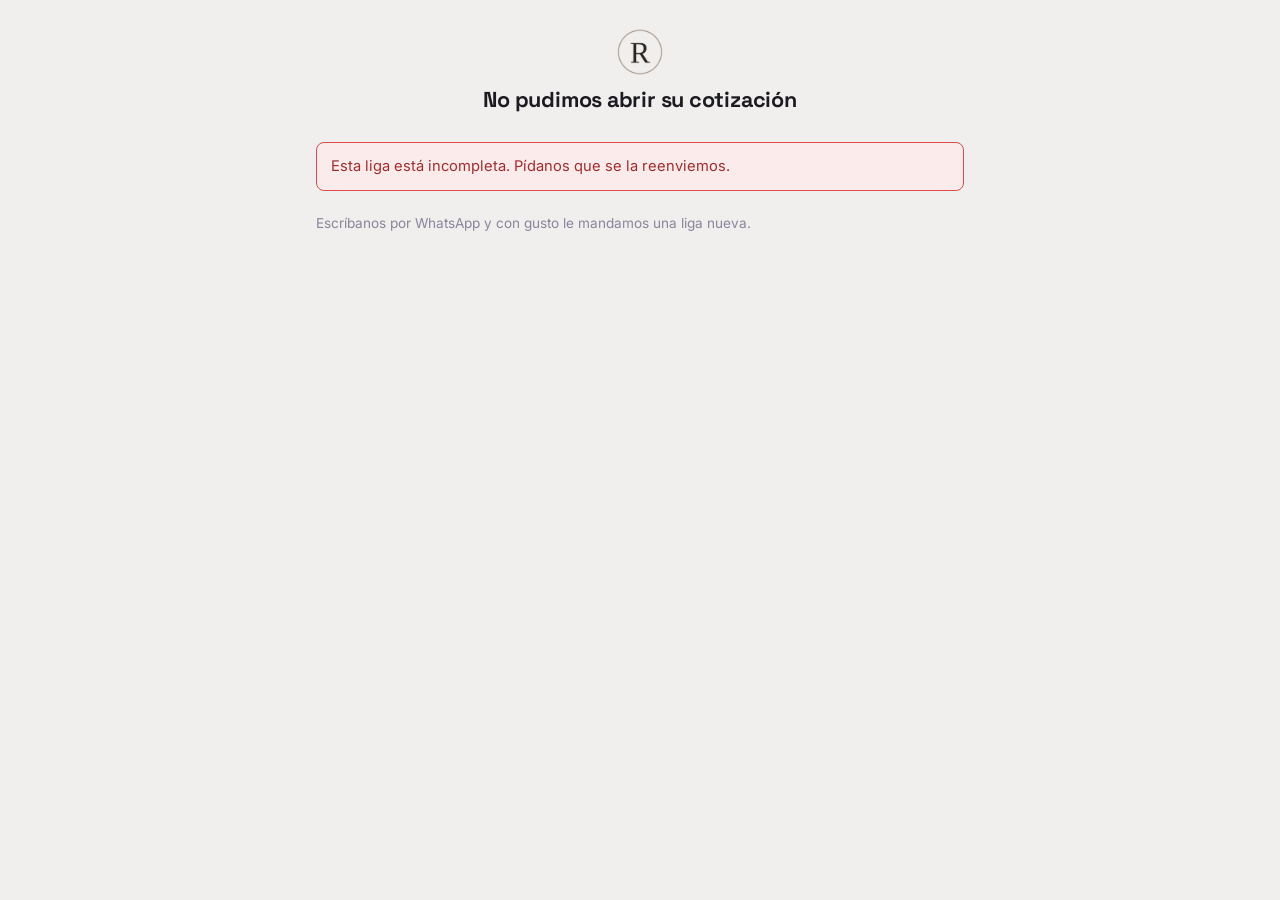
<file: cotizacion/index.html>
<!DOCTYPE html>
<html lang="es">
<head>
<meta charset="utf-8">
<meta name="viewport" content="width=device-width, initial-scale=1, viewport-fit=cover">
<title>Clínicas Renasté · Su cotización</title>
<meta name="robots" content="noindex, nofollow">
<meta name="referrer" content="no-referrer">
<meta name="description" content="Cotización de tiempo quirúrgico en Clínicas Renasté">
<meta name="theme-color" content="#7B5DC2" media="(prefers-color-scheme: light)">
<meta name="theme-color" content="#16131F" media="(prefers-color-scheme: dark)">
<link rel="icon" type="image/png" href="../assets/renaste-favicon.png">
<link rel="apple-touch-icon" href="../assets/renaste-iso.png">
<link rel="stylesheet" href="../renaste-tokens.css">
<script>
/* El tema antes de pintar, para no enseñar el destello blanco. */
(function(){
  var t=null; try{ t=localStorage.getItem('renaste-tema'); }catch(e){}
  if(!t) t = matchMedia('(prefers-color-scheme: dark)').matches ? 'oscuro' : 'claro';
  document.documentElement.setAttribute('data-tema', t);
})();
</script>
<style>
/* Esta página hace DOS trabajos con un solo archivo:

   1. En el celular del paciente es lo que abre desde el WhatsApp.
   2. En la clínica es la hoja que se imprime o se guarda en PDF.

   Por eso toda la decisión de impresión vive en @media print y no hay una
   segunda plantilla que se desincronice de ésta. Lo que el paciente ve en la
   pantalla y lo que sale en el papel son el mismo documento. */
:root{
  color-scheme: light;
  --morado:var(--zx-violeta-600); --morado-50:var(--zx-violeta-050);
  --tinta:var(--zx-txt); --tinta2:var(--zx-txt-2); --tinta3:var(--zx-txt-3);
  --papel:var(--zx-superficie); --fondo:var(--zx-lienzo); --linea:var(--zx-borde);
  --ok-bg:var(--zx-ok-bg); --ok-txt:var(--zx-ok-txt); --ok-linea:var(--zx-ok);
  --al-bg:var(--zx-alerta-bg); --al-txt:var(--zx-alerta-txt); --al-linea:var(--zx-alerta);
  --mal-bg:var(--zx-error-bg); --mal-txt:var(--zx-error-txt); --mal-linea:var(--zx-error);
  --r:var(--zx-r-tarjeta);
}
html[data-tema="oscuro"]{ color-scheme: dark; }

*{box-sizing:border-box}
html,body{margin:0;padding:0}
body{
  background:var(--fondo); color:var(--tinta);
  font-family:var(--zx-cuerpo, "Inter", system-ui, -apple-system, sans-serif);
  font-size:16px; line-height:1.55; -webkit-font-smoothing:antialiased;
  padding:0 0 env(safe-area-inset-bottom,0px);
}
h1,h2{font-family:var(--zx-titulo, "Space Grotesk", system-ui, sans-serif);letter-spacing:-.01em;margin:0}
h1{font-size:1.35rem}
h2{font-size:1rem;text-transform:uppercase;letter-spacing:.08em;color:var(--tinta2);font-weight:600}
.oculto{display:none !important}
button{font:inherit}

.envoltura{max-width:680px;margin:0 auto;padding:0 16px 48px}
.centro{text-align:center;padding:64px 16px;color:var(--tinta2)}

header{text-align:center;padding:28px 16px 12px}
header img{height:48px;width:auto}
header .sub{color:var(--tinta2);font-size:.9rem;margin-top:6px}

.hoja{
  background:var(--papel); border:1px solid var(--linea); border-radius:var(--r);
  padding:22px; margin-top:18px;
}

.datos{display:grid;grid-template-columns:repeat(auto-fit,minmax(190px,1fr));gap:14px 20px;margin-bottom:20px}
.dato .et{font-size:.72rem;text-transform:uppercase;letter-spacing:.07em;color:var(--tinta3)}
.dato .vl{font-weight:600}

table{width:100%;border-collapse:collapse;font-size:.95rem}
th{text-align:left;font-size:.72rem;text-transform:uppercase;letter-spacing:.07em;
   color:var(--tinta3);font-weight:600;padding:0 0 8px;border-bottom:1px solid var(--linea)}
td{padding:11px 0;border-bottom:1px solid var(--linea);vertical-align:top}
.num{text-align:right;white-space:nowrap}
.total td{border-bottom:none;padding-top:16px;font-size:1.15rem;font-weight:700}
.total .num{color:var(--morado)}
.matiz{font-size:.82rem;color:var(--tinta3);margin-top:2px}

.aviso{border-radius:var(--zx-r-control);padding:12px 14px;margin:14px 0;font-size:.92rem;
       border:1px solid transparent}
.aviso.ok{background:var(--ok-bg);color:var(--ok-txt);border-color:var(--ok-linea)}
.aviso.alerta{background:var(--al-bg);color:var(--al-txt);border-color:var(--al-linea)}
.aviso.malo{background:var(--mal-bg);color:var(--mal-txt);border-color:var(--mal-linea)}

.pie{color:var(--tinta3);font-size:.85rem;margin-top:22px}
.pie strong{color:var(--tinta2)}

.acciones{display:flex;gap:10px;flex-wrap:wrap;margin-top:20px}
.btn{background:var(--morado);color:#fff;border:0;border-radius:var(--zx-r-control);
     padding:12px 20px;font-weight:600;cursor:pointer}
.btn.sec{background:transparent;color:var(--morado);border:1px solid var(--morado)}

/* ─── El papel ───────────────────────────────────────────────────────────
   Se imprime en claro SIEMPRE, aunque el celular esté en tema oscuro: una
   hoja con fondo negro se come el tóner y se lee peor. Y desaparecen los
   botones, que en papel no sirven para nada. */
@media print{
  html[data-tema="oscuro"]{ color-scheme: light; }
  html,body{background:#fff;color:#000}
  .acciones,.no-imprime{display:none !important}
  .envoltura{max-width:none;padding:0}
  .hoja{border:0;border-radius:0;padding:0;margin-top:8px;background:#fff}
  header{padding:0 0 10px}
  td,th{border-color:#ccc}
  .matiz{color:#555}
  .aviso{border:1px solid #999;background:transparent;color:#000}
  @page{margin:16mm}
}
</style>
</head>
<body>

<div id="cargando" class="centro">Abriendo su cotización…</div>

<!-- Liga inválida, vencida o reemplazada. -->
<div id="pantalla-error" class="oculto">
  <header>
    <img src="../assets/renaste-iso.png" alt="Clínicas Renasté">
    <h1>No pudimos abrir su cotización</h1>
  </header>
  <div class="envoltura">
    <div class="aviso malo" id="error-texto"></div>
    <p class="pie">Escríbanos por WhatsApp y con gusto le mandamos una liga nueva.</p>
  </div>
</div>

<div id="pantalla" class="oculto">
  <header>
    <img src="../assets/renaste-iso.png" alt="Clínicas Renasté">
    <div class="sub">Centro Quirúrgico Especializado</div>
  </header>

  <div class="envoltura">
    <div class="hoja">
      <h1>Cotización de tiempo quirúrgico</h1>
      <div id="estado-vigencia"></div>

      <div class="datos" id="datos"></div>

      <h2>Conceptos</h2>
      <table>
        <thead>
          <tr>
            <th>Procedimiento</th>
            <th class="num">Importe</th>
          </tr>
        </thead>
        <tbody id="conceptos"></tbody>
      </table>

      <p class="pie" id="nota-paciente"></p>
      <p class="pie" id="no-incluye"></p>
      <p class="pie">
        <strong>Esta cotización corresponde únicamente a lo que cobra Clínicas Renasté.</strong>
        Los honorarios de su cirujano y del anestesiólogo se pagan por separado
        y directamente con ellos.
      </p>
    </div>

    <div class="acciones">
      <button class="btn" id="imprimir" type="button">Imprimir o guardar en PDF</button>
    </div>
  </div>
</div>

<script>
/* ═══════════════════════════════════════════════════════════════════════════
   El token es lo único que identifica esta cotización. No viaja ningún
   Cotizacion_ID ni por la URL ni en la petición: no hay número que cambiar
   para ver el precio de otra persona.
   ═══════════════════════════════════════════════════════════════════════════ */
const API = 'https://script.google.com/macros/s/AKfycbwVoNMAxS-bSAbu5jwNUlutJ6Jaq5-sAJNq3Bq8YPfhLZ9MFkmKGwkXiRlI_FcapAL_/exec';

const TOKEN = new URLSearchParams(location.search).get('t') || '';

const $ = (id) => document.getElementById(id);

/* `credentials:'omit'` NO es opcional: con varias cuentas de Google abiertas,
   Google redirige /macros/s/.../exec a /macros/u/<N>/s/.../exec y devuelve 404.
   Sin omit, el paciente ve una página muerta sin saber por qué. */
async function llamar(cuerpo) {
  const r = await fetch(API, {
    method: 'POST', credentials: 'omit',
    headers: { 'Content-Type': 'text/plain;charset=utf-8' },
    body: JSON.stringify(Object.assign({ token: TOKEN }, cuerpo))
  });
  return await r.json();
}

const esc = (s) => String(s == null ? '' : s)
  .replace(/&/g,'&amp;').replace(/</g,'&lt;').replace(/>/g,'&gt;')
  .replace(/"/g,'&quot;');

const pesos = (n) => '$' + (Math.round(Number(n) || 0)).toLocaleString('es-MX');

const MESES = ['enero','febrero','marzo','abril','mayo','junio',
               'julio','agosto','septiembre','octubre','noviembre','diciembre'];

/* "2026-10-13" -> "13 de octubre de 2026". Se arma a mediodía a propósito: con
   T00:00 un huso negativo recorre la fecha al día anterior.

   El segundo camino NO es adorno. Cuando la hoja de cálculo devuelve una fecha
   como objeto y no como texto, lo que llega aquí es "Tue Oct 13 2026 …". La
   versión anterior recortaba a diez caracteres y le imprimía al paciente
   «Tue Oct 13». Si no viene en ISO, se intenta interpretar la fecha completa
   antes de rendirse, y sólo se devuelve el texto crudo cuando de veras no se
   pudo entender. */
function fechaLarga(iso){
  const bruto = String(iso || '').trim();
  if (!bruto) return '';
  const s = bruto.slice(0, 10);
  if (/^\d{4}-\d{2}-\d{2}$/.test(s)) {
    const d = new Date(s + 'T12:00:00');
    if (!isNaN(d.getTime())) {
      return d.getDate() + ' de ' + MESES[d.getMonth()] + ' de ' + d.getFullYear();
    }
  }
  const d2 = new Date(bruto);
  if (!isNaN(d2.getTime())) {
    return d2.getDate() + ' de ' + MESES[d2.getMonth()] + ' de ' + d2.getFullYear();
  }
  return bruto;
}

function campo(etiqueta, valor){
  if (!valor) return '';
  return '<div class="dato"><div class="et">' + esc(etiqueta) + '</div>' +
         '<div class="vl">' + esc(valor) + '</div></div>';
}

function pinta(d){
  $('datos').innerHTML =
    campo('Folio', d.folio) +
    campo('A nombre de', d.paciente) +
    campo('Cirujano', d.cirujano) +
    campo('Emitida', fechaLarga(d.emitida));

  /* El estado va arriba y en palabras, no en un color nada más: el paciente que
     abre la liga tres meses después tiene que entender por qué el número que le
     dijeron ya no aplica. */
  $('estado-vigencia').innerHTML = d.vigente
    ? '<div class="aviso ok">Este precio está vigente hasta el ' +
      esc(fechaLarga(d.vigenciaHasta)) + '.</div>'
    : '<div class="aviso alerta">Este precio ya venció' +
      (d.vigenciaHasta ? ' el ' + esc(fechaLarga(d.vigenciaHasta)) : '') +
      '. Pídanos una cotización nueva y con gusto se la preparamos.</div>';

  /* DOS COLUMNAS, NO CUATRO. Antes salían «Lista», «Aplica 100%» e «Importe».
     Las tres primeras son la contabilidad interna de cómo se armó el precio:
     al paciente le dicen que hay un precio de lista y un factor que alguien le
     movió —o no—, y lo invitan a preguntar por qué a él le tocó 100%. Lo único
     que le corresponde ver es qué le van a cobrar por cada cosa.

     El precio de lista reaparece SÓLO cuando hay descuento real, porque ahí sí
     es información a su favor y hay que enseñársela. */
  const filas = (d.conceptos || []).map(function(c){
    const lista   = Number(c.precioLista) || 0;
    const importe = Number(c.importe) || 0;
    const rebaja  = lista > importe
      ? '<div class="matiz">Precio de lista ' + pesos(lista) + '</div>'
      : '';
    return '<tr><td>' + esc(c.nombre) + rebaja + '</td>' +
           '<td class="num"><b>' + pesos(importe) + '</b></td></tr>';
  }).join('');

  const noches = Number(d.subtotalNoches) > 0
    ? '<tr><td>' + esc(d.noches) + ' noche(s) de hospitalización</td>' +
      '<td class="num"><b>' + pesos(d.subtotalNoches) + '</b></td></tr>'
    : '';

  const ajuste = Number(d.ajusteMonto)
    ? '<tr><td>' +
      (Number(d.ajusteMonto) < 0 ? 'Descuento' : 'Ajuste') +
      (d.ajusteMotivo ? ' · ' + esc(d.ajusteMotivo) : '') + '</td>' +
      '<td class="num"><b>' + (Number(d.ajusteMonto) > 0 ? '+' : '−') +
      pesos(Math.abs(Number(d.ajusteMonto))) + '</b></td></tr>'
    : '';

  $('conceptos').innerHTML = filas + noches + ajuste +
    '<tr class="total"><td>Total</td>' +
    '<td class="num">' + pesos(d.total) + '</td></tr>';

  /* Aquí vivían los avisos del motor de precios, y era un error mío. La
     intención era buena —no callarle al paciente que algo no se pudo
     calcular— pero el texto estaba escrito para quien programa el tarifario:
     «no está en el tarifario», «va al 100%, sin factor». Eso no informa a un
     paciente, lo inquieta, y además enseña la cocina.

     Lo que sí le toca saber —que la hospitalización no viene incluida— ahora
     lo manda el backend ya redactado para él, en `notaPaciente`, y se imprime
     como una nota al pie y no como una alarma de color. */
  $('nota-paciente').textContent = d.notaPaciente || '';
  $('nota-paciente').classList.toggle('oculto', !d.notaPaciente);

  $('no-incluye').textContent = d.noIncluye || '';
  $('no-incluye').classList.toggle('oculto', !d.noIncluye);

  $('cargando').classList.add('oculto');
  $('pantalla').classList.remove('oculto');
  document.title = 'Clínicas Renasté · Cotización ' + (d.folio || '');
}

function falla(mensaje){
  $('error-texto').textContent = mensaje ||
    'Esta liga no se pudo abrir. Pídanos una nueva.';
  $('cargando').classList.add('oculto');
  $('pantalla-error').classList.remove('oculto');
}

$('imprimir').onclick = function(){ window.print(); };

(async function(){
  if (!TOKEN) { falla('Esta liga está incompleta. Pídanos que se la reenviemos.'); return; }
  try{
    const d = await llamar({ accion: 'cotizacionAbrir' });
    if (!d || !d.ok) { falla(d && d.mensaje); return; }
    pinta(d);
  }catch(e){
    falla('No pudimos conectarnos. Revise su internet y vuelva a abrir la liga.');
  }
})();
</script>

</body>
</html>
</file>
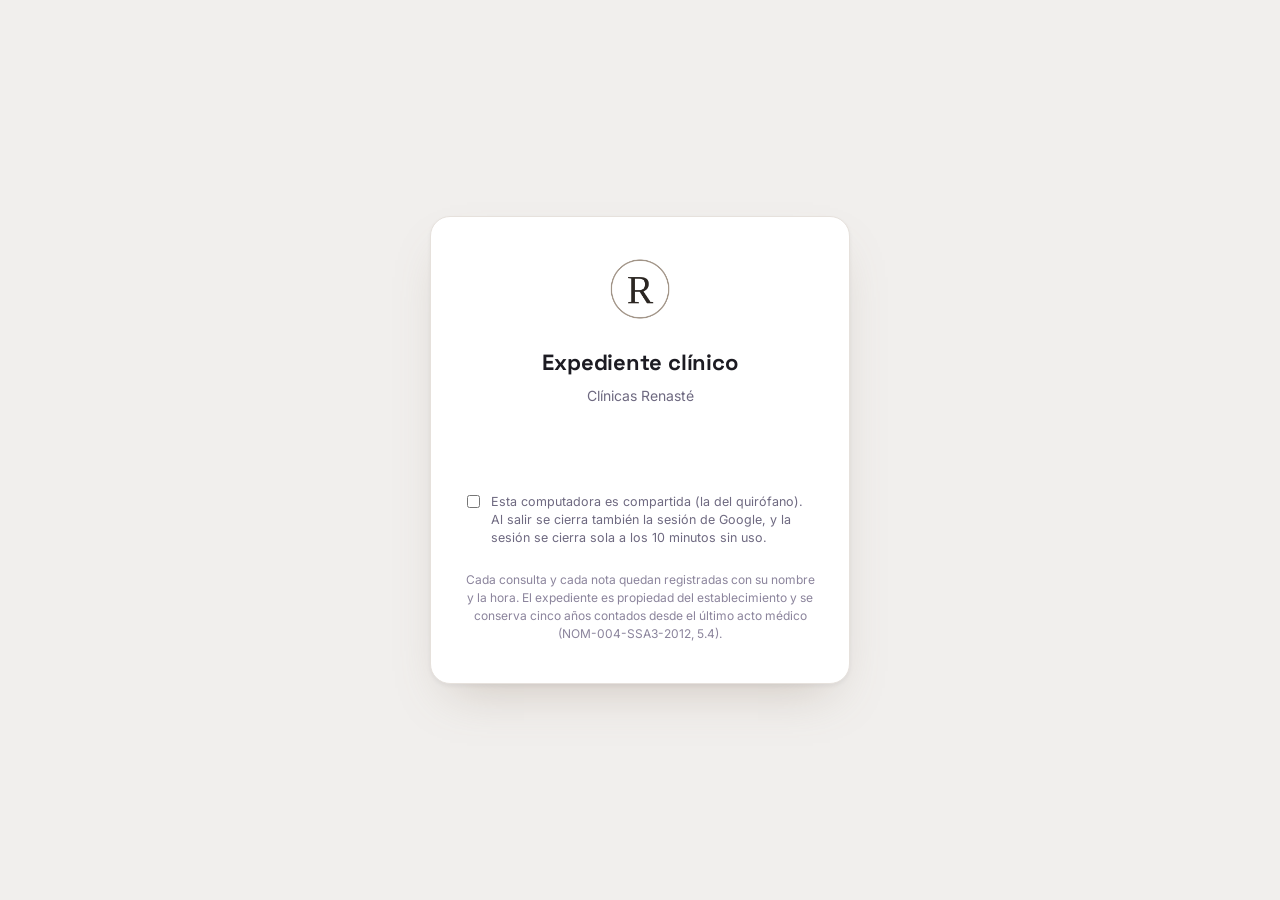
<file: expediente/index.html>
<!DOCTYPE html>
<html lang="es">
<head>
<meta charset="utf-8">
<meta name="viewport" content="width=device-width, initial-scale=1, viewport-fit=cover">
<title>Renasté · Expediente</title>
<meta name="description" content="Expediente clínico de Clínicas Renasté">
<meta name="theme-color" content="#A28E7D" media="(prefers-color-scheme: light)">
<meta name="theme-color" content="#1D1915" media="(prefers-color-scheme: dark)">
<link rel="icon" type="image/png" href="../assets/renaste-favicon.png">
<link rel="apple-touch-icon" href="../assets/renaste-iso.png">
<link rel="preconnect" href="https://fonts.googleapis.com">
<link rel="preconnect" href="https://fonts.gstatic.com" crossorigin>
<link rel="preconnect" href="https://accounts.google.com">
<link rel="stylesheet" href="../renaste-tokens.css">
<script>
/* El tema se fija ANTES de pintar: si se hace abajo se alcanza a ver el
   destello blanco antes de entrar en oscuro. */
(function(){
  var t=null; try{ t=localStorage.getItem('renaste-tema'); }catch(e){}
  if(!t) t = matchMedia('(prefers-color-scheme: dark)').matches ? 'oscuro' : 'claro';
  document.documentElement.setAttribute('data-tema', t);
})();
</script>
<style>
/* ═══════════════════════════════════════════════════════════════════════
   Los colores, tipos, radios y tiempos NO se definen aquí: vienen de
   ../renaste-tokens.css, que es la única fuente de verdad de la marca para
   todo el ecosistema. Lo de abajo son alias con los nombres de esta pantalla.
   ═══════════════════════════════════════════════════════════════════════ */
:root{
  color-scheme: light;
  --morado-900:var(--zx-violeta-900); --morado-700:var(--zx-violeta-700);
  --morado-600:var(--zx-violeta-600); --morado-500:var(--zx-violeta-500);
  --morado-300:var(--zx-violeta-300); --morado-100:var(--zx-violeta-100);
  --morado-50:var(--zx-violeta-050);
  --tinta:var(--zx-txt); --tinta2:var(--zx-txt-2); --tinta3:var(--zx-txt-3);
  --papel:var(--zx-superficie); --papel-2:var(--zx-superficie-2); --fondo:var(--zx-lienzo);
  --linea:var(--zx-borde);
  --ok:var(--zx-ok-txt); --ok-bg:var(--zx-ok-bg); --ok-linea:var(--zx-ok);
  --alerta:var(--zx-alerta-txt); --alerta-bg:var(--zx-alerta-bg); --alerta-linea:var(--zx-alerta);
  --malo:var(--zx-error-txt); --malo-bg:var(--zx-error-bg); --malo-linea:var(--zx-error);
  --r:var(--zx-r-tarjeta); --r-sm:var(--zx-r-control); --r-lg:var(--zx-r-cristal); --r-full:999px;
  --sombra-1:0 1px 2px rgba(28,27,34,.05);
  --sombra-2:0 1px 2px rgba(28,27,34,.05), 0 10px 26px -14px rgba(137,116,98,.26);
  --sombra-3:0 2px 4px rgba(28,27,34,.05), 0 24px 48px -20px rgba(137,116,98,.34);
  --anillo:0 0 0 3px rgba(165,146,129,.22);
  --transicion:var(--zx-rapido) var(--zx-suave);
}
html[data-tema="oscuro"]{ color-scheme: dark; }

*{box-sizing:border-box}
html,body{margin:0;padding:0}
body{
  background:var(--fondo); color:var(--tinta);
  font-family:var(--zx-cuerpo, "Inter", system-ui, -apple-system, sans-serif);
  font-size:15px; line-height:1.55; -webkit-font-smoothing:antialiased;
  padding-top:env(safe-area-inset-top,0px); padding-bottom:env(safe-area-inset-bottom,0px);
}
h1,h2,h3,.marca-txt{font-family:var(--zx-titulo, "Space Grotesk", system-ui, sans-serif);letter-spacing:-.01em}
.oculto{display:none !important}
button{font:inherit}
a{color:var(--morado-700)}

/* ── Barra de carga ─────────────────────────────────────────── */
#cargando{position:fixed;top:0;left:0;right:0;height:3px;z-index:9999;pointer-events:none;opacity:0;transition:opacity .2s}
#cargando.on{opacity:1}
#cargando i{display:block;height:100%;width:40%;background:var(--zx-grad-a,linear-gradient(90deg,#A28E7D,#CCC2B9));animation:corre 1.1s infinite ease-in-out}
@keyframes corre{0%{transform:translateX(-100%)}100%{transform:translateX(350%)}}

/* ── Entrada ────────────────────────────────────────────────── */
#pantalla-entrada{min-height:100vh;display:grid;place-items:center;padding:24px}
#acceso{width:min(420px,100%);background:var(--papel);border:1px solid var(--linea);border-radius:var(--r-lg);
  box-shadow:var(--sombra-3);padding:40px 32px;text-align:center}
#acceso .iso{width:64px;height:64px;object-fit:contain;margin-bottom:18px}
#acceso h1{margin:0 0 6px;font-size:22px}
#acceso p{margin:0 0 26px;color:var(--tinta2);font-size:14px}
#boton-google{display:flex;justify-content:center;min-height:44px}
.pie-legal{margin-top:24px;font-size:12px;color:var(--tinta3);line-height:1.5}

/* ── Barra superior ─────────────────────────────────────────── */
#barra{position:sticky;top:0;z-index:50;background:var(--papel);border-bottom:1px solid var(--linea);
  display:flex;align-items:center;gap:14px;padding:10px 18px;padding-top:calc(10px + env(safe-area-inset-top,0px))}
#marca-img{height:26px;width:auto;display:block}
#barra .crece{flex:1}
.pastilla{display:inline-flex;align-items:center;gap:7px;border:1px solid var(--linea);background:var(--papel-2);
  border-radius:var(--r-full);padding:5px 12px;font-size:13px;color:var(--tinta2)}
.ini{width:26px;height:26px;border-radius:var(--r-full);background:var(--morado-500);color:#fff;
  display:grid;place-items:center;font-size:12px;font-weight:600}
.iconbtn{width:36px;height:36px;border-radius:var(--r-sm);border:1px solid var(--linea);background:var(--papel);
  color:var(--tinta2);cursor:pointer;display:grid;place-items:center;transition:var(--transicion)}
.iconbtn:hover{background:var(--papel-2);color:var(--tinta)}
html[data-tema="oscuro"] .sol{display:none}
html:not([data-tema="oscuro"]) .luna{display:none}

/* ── Navegación ─────────────────────────────────────────────── */
#tabs{display:flex;gap:4px;padding:0 18px;border-bottom:1px solid var(--linea);background:var(--papel);
  position:sticky;top:57px;z-index:49;overflow-x:auto}
#tabs button{background:none;border:0;border-bottom:2px solid transparent;color:var(--tinta2);
  padding:11px 14px;cursor:pointer;font-size:14px;white-space:nowrap;transition:var(--transicion)}
#tabs button:hover{color:var(--tinta)}
#tabs button.sel{color:var(--morado-700);border-bottom-color:var(--morado-500);font-weight:600}

/* ── Estructura ─────────────────────────────────────────────── */
main{max-width:1120px;margin:0 auto;padding:22px 18px 80px}
.vista{display:none}
.vista.on{display:block}
.tarjeta{background:var(--papel);border:1px solid var(--linea);border-radius:var(--r);box-shadow:var(--sombra-1);padding:18px;margin-bottom:16px}
.tarjeta h2{margin:0 0 4px;font-size:17px}
.tarjeta .sub{margin:0 0 14px;color:var(--tinta3);font-size:13px}
.fila{display:flex;align-items:center;gap:10px;flex-wrap:wrap}
.crece{flex:1}
.rejilla{display:grid;gap:12px;grid-template-columns:repeat(auto-fill,minmax(230px,1fr))}

/* ── Botones ────────────────────────────────────────────────── */
.btn{border:1px solid var(--linea);background:var(--papel);color:var(--tinta);border-radius:var(--r-sm);
  padding:9px 15px;cursor:pointer;font-size:14px;transition:var(--transicion);white-space:nowrap}
.btn:hover{background:var(--papel-2)}
.btn.primario{background:var(--morado-600);border-color:var(--morado-600);color:#fff;font-weight:600}
.btn.primario:hover{background:var(--morado-700);border-color:var(--morado-700)}
.btn.peligro{color:var(--malo);border-color:var(--malo-linea)}
.btn:disabled{opacity:.45;cursor:not-allowed}
.btn.chico{padding:5px 10px;font-size:13px}
.adjuntos{display:flex;flex-direction:column;gap:7px;align-items:flex-start}
.lista-adjuntos{list-style:none;margin:0;padding:0;display:flex;flex-direction:column;gap:5px;width:100%}
.lista-adjuntos li{display:flex;align-items:center;gap:7px;flex-wrap:wrap;
  border:1px solid var(--linea);border-radius:var(--r-sm);padding:6px 9px;background:var(--papel-2)}
.alta-adjunto{display:flex;align-items:center;gap:10px;flex-wrap:wrap}
.renglon .hora.urge{color:var(--morado-700);font-weight:700}
#vista-mios .renglon{cursor:pointer}
.adj-caso{border:1px solid var(--linea);border-radius:var(--r-sm);padding:10px 12px;margin-bottom:10px}
.adj-caso > summary{cursor:pointer;font-weight:600}
.adj-caso > summary .etq{margin-left:7px}
.adj-caso > *{margin-top:8px}
.lista-adjuntos li .crece{flex:1;min-width:0}
.lista-adjuntos li select{max-width:230px}
.alta-adjunto-btn{cursor:pointer;display:inline-flex;align-items:center}
/* No se oculta con display:none: asi la etiqueta lo sigue alcanzando por
   teclado y el lector de pantalla lo anuncia. */
.alta-adjunto input[type=file]{position:absolute;width:1px;height:1px;
  opacity:0;overflow:hidden;clip:rect(0 0 0 0);white-space:nowrap}

/* ── Selector de documento nuevo ─────────────────────────────
   Veintiún botones del mismo peso obligan a leerlos todos para
   encontrar uno. Agrupados por momento quirúrgico, el ojo salta
   directo al bloque del momento en que va el caso. */
.momento{margin-bottom:15px}
.momento:last-child{margin-bottom:0}
.momento h4{margin:0 0 8px;font-size:11px;text-transform:uppercase;letter-spacing:.06em;
  color:var(--tinta3);font-weight:600}
/* Cuántos hay ya de ese tipo en el expediente: el que no trae número es
   el que falta, y eso se ve sin leer. */
.btn.chico .cuenta{display:inline-block;margin-left:7px;font-size:10.5px;font-weight:600;
  padding:1px 6px;border-radius:var(--r-full);background:var(--ok-bg);color:var(--ok)}
/* Los consentimientos los firma el paciente y tienen consecuencias
   legales: no pueden pesar lo mismo que una nota interna. */
.btn.chico.firma-paciente{border-color:var(--morado-300);
  box-shadow:inset 3px 0 0 var(--morado-600)}

/* ── Avisos ─────────────────────────────────────────────────── */
.aviso{border-radius:var(--r-sm);padding:11px 14px;font-size:14px;margin-bottom:12px;border:1px solid}
.aviso.ok{background:var(--ok-bg);border-color:var(--ok-linea);color:var(--ok)}
.aviso.warn{background:var(--alerta-bg);border-color:var(--alerta-linea);color:var(--alerta)}
.aviso.malo{background:var(--malo-bg);border-color:var(--malo-linea);color:var(--malo)}
.vacio{text-align:center;color:var(--tinta3);padding:46px 18px;font-size:14px;
  background:url("../assets/renaste-iso.png") center 16px/40px no-repeat;padding-top:74px;opacity:.85}
html[data-tema="oscuro"] .vacio{background-image:url("../assets/renaste-iso-blanco.png");opacity:.55}

/* ── Listas de casos y pacientes ────────────────────────────── */
.renglon{display:flex;gap:14px;align-items:center;padding:13px 14px;border:1px solid var(--linea);
  border-radius:var(--r-sm);background:var(--papel);margin-bottom:9px;cursor:pointer;transition:var(--transicion)}
.renglon:hover{border-color:var(--morado-300);box-shadow:var(--sombra-2)}
.renglon .hora{font-family:var(--zx-mono,"JetBrains Mono",monospace);font-size:13px;color:var(--morado-700);
  min-width:52px;font-weight:600}
.renglon .nom{font-weight:600}
.renglon .det{font-size:13px;color:var(--tinta3)}
/* El renglón de un internamiento ya carga ocho botones de impresión. En una
   sola línea dejaron de caber: los últimos se salían de la pantalla y de paso
   estrujaban el nombre del procedimiento hasta dejarlo en una columna de tres
   letras. Los botones bajan a su propio renglón y se acomodan solos, así que
   agregar un documento más no vuelve a romper la fila. */
.renglon.caso{flex-wrap:wrap}
.renglon.caso>.crece{min-width:200px}
.caso-botones{flex:1 1 100%;display:flex;flex-wrap:wrap;align-items:center;gap:8px;margin-top:4px}
.caso-botones .btn{margin:0}
.etq{display:inline-block;font-size:11px;padding:2px 9px;border-radius:var(--r-full);border:1px solid var(--linea);
  color:var(--tinta2);background:var(--papel-2);white-space:nowrap}
.etq.ok{background:var(--ok-bg);border-color:var(--ok-linea);color:var(--ok)}
.etq.warn{background:var(--alerta-bg);border-color:var(--alerta-linea);color:var(--alerta)}
.etq.malo{background:var(--malo-bg);border-color:var(--malo-linea);color:var(--malo)}

/* ── Ficha del paciente ─────────────────────────────────────── */
#ficha{display:grid;gap:14px;grid-template-columns:repeat(auto-fit,minmax(180px,1fr))}
#ficha .dato .k{font-size:11px;text-transform:uppercase;letter-spacing:.06em;color:var(--tinta3)}
#ficha .dato .v{font-size:15px}
.franja-alerta{border-left:3px solid var(--malo-linea);background:var(--malo-bg);color:var(--malo);
  padding:9px 13px;border-radius:var(--r-sm);font-size:14px;margin-top:12px}

/* ── Formulario ─────────────────────────────────────────────── */
.grupo{border:1px solid var(--linea);border-radius:var(--r);margin-bottom:14px;background:var(--papel);overflow:hidden}
.grupo>summary{cursor:pointer;padding:12px 16px;font-weight:600;background:var(--papel-2);list-style:none;
  display:flex;align-items:center;gap:10px;font-family:var(--zx-titulo,"Space Grotesk",sans-serif)}
.grupo>summary::-webkit-details-marker{display:none}
.grupo>summary::before{content:"▸";color:var(--morado-500);transition:var(--transicion)}
.grupo[open]>summary::before{transform:rotate(90deg)}
.grupo .cuerpo{padding:16px;display:grid;gap:14px;grid-template-columns:repeat(auto-fill,minmax(250px,1fr))}
.campo{display:flex;flex-direction:column;gap:5px;min-width:0}
.campo.ancho{grid-column:1/-1}
.campo label{font-size:12.5px;color:var(--tinta2);font-weight:500;display:flex;gap:6px;align-items:baseline}
.campo label .req{color:var(--malo)}
.campo .pista{font-size:11.5px;color:var(--tinta3)}
/* El cuadro de «anular» pide un motivo y necesita su propia pista, fuera de
   .campo. Y los documentos anulados se ven apagados, sin desaparecer. */
#conf-pista{display:block;margin-top:6px;font-size:11.5px;color:var(--tinta3)}
.renglon.tenue{opacity:.55}
.renglon.tenue .nom{text-decoration:line-through}
.cabeza-anulados{font-size:12.5px;font-weight:600;color:var(--tinta2);
  margin:14px 0 2px;padding-top:10px;border-top:1px solid var(--linea)}
input[type=text],input[type=number],input[type=date],input[type=time],select,textarea{
  width:100%;border:1px solid var(--linea);background:var(--papel);color:var(--tinta);
  border-radius:var(--r-sm);padding:9px 11px;font:inherit;font-size:14px;transition:var(--transicion)}
input:focus,select:focus,textarea:focus{outline:none;border-color:var(--morado-400,var(--morado-500));box-shadow:var(--anillo)}
textarea{resize:vertical;min-height:84px;line-height:1.55}
input[readonly],.bloqueado{background:var(--papel-2);color:var(--tinta2);cursor:default}
.heredado{font-size:10px;text-transform:uppercase;letter-spacing:.05em;color:var(--morado-700);
  background:var(--morado-50);border:1px solid var(--morado-100);border-radius:var(--r-full);
  padding:1px 7px;white-space:nowrap;cursor:help}
.campo label{flex-wrap:wrap}

/* sino */
.sino{display:inline-flex;border:1px solid var(--linea);border-radius:var(--r-sm);overflow:hidden}
.sino button{background:var(--papel);border:0;padding:7px 14px;cursor:pointer;color:var(--tinta2);font-size:13px;
  border-right:1px solid var(--linea)}
.sino button:last-child{border-right:0}
.sino button.sel{background:var(--morado-600);color:#fff;font-weight:600}
/* casillas */
.casillas{display:grid;gap:6px;grid-template-columns:repeat(auto-fill,minmax(190px,1fr))}
.casillas label{display:flex;gap:8px;align-items:flex-start;font-size:13.5px;color:var(--tinta);font-weight:400}
.casillas input{margin-top:3px}
/* tabla */
table.rep{width:100%;border-collapse:collapse;font-size:13.5px}
table.rep th{text-align:left;font-size:11px;text-transform:uppercase;letter-spacing:.05em;color:var(--tinta3);
  padding:6px 8px;border-bottom:1px solid var(--linea);font-weight:600}
table.rep td{padding:3px 4px;border-bottom:1px solid var(--linea)}
table.rep input{padding:6px 8px;font-size:13.5px}
.desbordado{overflow-x:auto}
/* serie */
table.serie th:first-child,table.serie td:first-child{position:sticky;left:0;background:var(--papel);min-width:150px}
/* gráfica */
.gfx{border:1px solid var(--linea);border-radius:var(--r-sm);background:var(--papel);padding:10px}
/* Un <svg> con viewBox y height:auto colapsa a cero alto en Chromium: hay que
   darle la proporción a mano o el control existe pero no se ve ni se puede
   tocar. Costó una prueba de navegador descubrirlo. */
.gfx svg{display:block;width:100%;height:auto}
.gfx > div[id$="_svg"] svg{aspect-ratio:760/220}
.marcas{display:grid;gap:8px;grid-template-columns:repeat(auto-fill,minmax(150px,1fr));margin-top:10px}
.marcas label{font-size:11.5px;color:var(--tinta3)}
/* imagen / esquema corporal */
.cuerpo-svg{width:100%;max-width:280px;height:auto;aspect-ratio:200/420;margin:0 auto;cursor:crosshair}
.cuerpo-svg .silueta{fill:var(--papel-2);stroke:var(--tinta3);stroke-width:1.2}
.cuerpo-svg .marca{fill:var(--malo-linea);stroke:#fff;stroke-width:1.5}

/* ── Barra de acciones del documento ────────────────────────── */
#acciones{position:sticky;bottom:0;background:var(--papel);border-top:1px solid var(--linea);
  padding:12px 18px;padding-bottom:calc(12px + env(safe-area-inset-bottom,0px));
  display:flex;gap:10px;align-items:center;flex-wrap:wrap;z-index:40;margin:0 -18px -80px}

/* ── Dictado ────────────────────────────────────────────────── */
/* #confirmar comparte estas reglas a proposito. Cuando lo agregue sin CSS,
   el cuadro se dibujo al final del documento, fuera de la vista: los botones
   de guardar «no servian» porque abrian una pregunta invisible y se quedaban
   esperando una respuesta que nadie podia dar. */
#dictado,#confirmar,#traer{position:fixed;inset:0;background:rgba(26,23,20,.55);display:grid;padding:16px}
#traer{place-items:center;z-index:200}
#dictado{place-items:end center;z-index:200}
/* Mas alto que el dictado A PROPOSITO. #confirmar siempre pregunta ALGO de lo
   que ya esta en pantalla, asi que nunca puede quedar debajo. Con los dos en
   200 ganaba el dictado —esta despues en el HTML— y la pregunta se abria
   invisible detras: «Repartir a los campos» parecia no servir. */
#confirmar{place-items:center;z-index:300}
#aviso-global{z-index:400}
#dictado .caja,#confirmar .caja,#traer .caja{background:var(--papel);border:1px solid var(--linea);border-radius:var(--r-lg);
  box-shadow:var(--sombra-3);width:min(560px,100%);padding:20px;max-height:86vh;overflow:auto}
#traer .caja{width:min(860px,100%)}
.punto{width:10px;height:10px;border-radius:var(--r-full);background:var(--malo-linea);display:inline-block;
  animation:late 1s infinite}
@keyframes late{50%{opacity:.25}}
.paso{border-left:2px solid var(--linea);padding:6px 0 6px 12px;margin-bottom:6px}
.paso.hecho{border-left-color:var(--ok-linea)}
.paso .t{font-size:13px;font-weight:600}
.paso .a{font-size:12px;color:var(--tinta3)}

/* ── Impresión ───────────────────────────────────────────────

   Antes se imprimía la pantalla con otro estilo, y salía una foto del
   formulario: recuadros, flechitas de lista, etiquetas HEREDADO, asteriscos
   rojos, «Paso 5», campos vacíos, y tres encabezados de grupo sin nada
   debajo. Tres hojas para media hoja de contenido, y sin un lugar donde
   firmar.

   Ahora se imprime #impresion, que se arma al momento con lo que de verdad
   lleva una nota: membrete, identificación, lo capturado, y el pie de firma
   que pide NOM-004-SSA3-2012 5.10 (nombre completo, cédula y firma).
   Un campo vacío no se imprime: una nota no debe tener huecos rotulados. */
#impresion{display:none}
@media print{
  body>*{display:none !important}
  body{background:#fff;color:#000;margin:0}
  #impresion{display:block !important;font:10.5pt/1.45 Georgia,'Times New Roman',serif;
    color:#000;padding:0}
  /* ¿POR QUÉ MARGEN CERO, SI LA HOJA OBVIAMENTE NECESITA MÁRGENES?

     Porque el encabezado y el pie que el navegador imprime por su cuenta —el
     título de la pestaña, la dirección de la página, la fecha de impresión y
     «1/3»— los dibuja DENTRO del margen de @page. Mientras haya margen, hay
     dónde ponerlos, y salen. En una nota clínica eso no es sólo ruido: estampa
     la fecha en que se imprimió encima de un documento cuya fecha es la del
     acto, que es justo la confusión que se corrigió en el índice.

     La casilla «Encabezados y pies de página» del diálogo de impresión los
     apaga, pero es una preferencia de cada navegador y de cada quien. En la
     computadora compartida del quirófano eso no sirve: el documento no puede
     depender de que quien imprime se acuerde de destildar una casilla.

     Con el margen en cero el navegador no tiene dónde dibujarlos. Los márgenes
     de verdad se meten adentro del pliego, en el <thead> y en un <tfoot>
     vacío, que es lo único que se reserva en TODAS las hojas.

     Medido con Chromium, con el encabezado del navegador ENCENDIDO:
       · con @page{margin:14mm}  → sale el título de la pestaña y la ruta del
         archivo en las 3 hojas, y el texto queda a 4.4 mm del borde;
       · con @page{margin:0} + estos rellenos → no sale ninguno de los dos,
         arriba 13.9 mm, izquierda 14.0 mm, abajo libre ≥ 17.8 mm en cada hoja,
         y el número de hojas no cambia. */
  @page{margin:0}

  /* El correlativo se repite en cada hoja: en un expediente de papel las hojas
     se sueltan y cada una tiene que decir de quién es.

     Va en el <thead> de la tabla que envuelve el pliego, y NO como
     position:fixed, que es como estaba. Un elemento fijo sí se repite en cada
     hoja, pero no ocupa flujo: el espacio se reservaba una sola vez —con el
     padding-top de #impresion, que aplica al bloque entero, o sea nada más
     arriba de la hoja 1— y de la hoja 2 en adelante el correlativo caía encima
     del texto. El <thead> sí repite Y su alto se descuenta en TODAS las hojas.

     Corrección a lo que decía aquí antes: escribí que el <thead> era lo único
     que Chrome repite. No es cierto, y lo volví a medir: el <tfoot> también se
     repite y también reserva su alto en cada hoja. Por eso el margen de abajo
     ahora es un <tfoot> vacío.

     Probado con Chromium contra este mismo CSS: antes se encimaba en la hoja 2,
     después no, y el número de hojas no cambia. */
  .imp-pliego{width:100%;border-collapse:collapse}
  .imp-pliego>thead>tr>td{padding:12mm 14mm 8px}
  .imp-pliego>tbody>tr>td{padding:0 14mm;vertical-align:top}

  /* EL PIE LLEVA LA NOTA DE PROCEDENCIA, y eso resolvió una queja de verdad:
     una nota de tamaño normal se iba a dos hojas y la segunda traía nada más
     la rayita de la firma.

     Medido con Chromium: el margen de abajo reservaba 15 mm EN BLANCO en cada
     hoja, mientras la nota de procedencia —documento, versión, quién capturó,
     la leyenda de conservación— ocupaba otros 16 mm dentro del contenido. Eran
     31 mm por hoja para decir dos cosas que caben en una. Mudando la nota a
     este pie ocupa el espacio que ya estaba apartado y el contenido recupera
     ~25 mm por hoja: una nota que antes necesitaba dos hojas ahora cabe en una.

     Que se repita en cada hoja no es efecto colateral, es lo correcto, y por
     la misma razón que el correlativo del encabezado: en papel las hojas se
     sueltan, y cada una tiene que poder decir de qué documento es y de dónde
     salió. */
  .imp-pliego>tfoot>tr>td{padding:6px 14mm 10mm;border:0;vertical-align:bottom}
  .imp-corre{font-size:8pt;font-family:system-ui,sans-serif;
    color:#333;border-bottom:.5pt solid #999;padding-bottom:3px}

  /* Los huecos de abajo salieron de medir, no de gusto: cada milímetro que se
     recorta aquí es contenido que no se va a una hoja nueva. */
  .imp-membrete{border-bottom:1.5pt solid #000;padding-bottom:4px;margin-bottom:7px}
  .imp-membrete .n{font-size:13pt;font-weight:700;letter-spacing:.01em}
  .imp-membrete .d{font-size:8.5pt;font-family:system-ui,sans-serif;color:#222}
  .imp-titulo{display:flex;justify-content:space-between;align-items:baseline;
    font-size:12pt;font-weight:700;text-transform:uppercase;letter-spacing:.04em;margin:0 0 8px}
  .imp-titulo span{font-size:9pt;font-weight:400;text-transform:none;letter-spacing:0}
  .imp-id{display:grid;grid-template-columns:1fr 1fr;gap:1px 20px;font-size:9.5pt;
    border-bottom:.5pt solid #000;padding-bottom:6px;margin-bottom:9px}
  .imp-id div{break-inside:avoid}
  .imp-id b{font-weight:700}
  .imp-grupo{font-size:11pt;font-weight:700;margin:9px 0 5px;border-bottom:.5pt solid #000;
    padding-bottom:2px;break-after:avoid}
  .imp-campo{margin:0 0 7px;break-inside:avoid}
  .imp-campo .e{font-weight:700;font-size:9.5pt;font-family:system-ui,sans-serif}
  .imp-campo .v{white-space:pre-wrap;margin-top:1px}
  .imp-vitales{font-size:10.5pt;margin:0 0 7px}
  .imp-tabla{width:100%;border-collapse:collapse;font-size:9pt;margin-top:3px}
  .imp-tabla th,.imp-tabla td{border:.5pt solid #666;padding:2px 4px;text-align:left}
  /* Indivisible a propósito: una rayita de firma partida entre dos hojas no
     sirve para firmar. */
  .imp-firma{margin-top:16px;break-inside:avoid}
  .imp-firma .linea{border-bottom:.75pt solid #000;height:26px;margin-bottom:3px}
  .imp-firma .pie{font-size:9pt;font-family:system-ui,sans-serif}
  .imp-nota{font-size:8pt;font-family:system-ui,sans-serif;color:#444;margin-top:0;
    border-top:.5pt solid #bbb;padding-top:3px}

  /* Hoja de identificación: frente arriba, reverso abajo, en una sola carta.
     Cada lado cabe en media hoja; no se fuerza tamaño real porque una foto
     de celular sin recortar saldría diminuta. */
  .imp-ine{display:flex;flex-direction:column;align-items:center;gap:6mm;margin-top:2mm}
  .imp-ine figure{margin:0;text-align:center;break-inside:avoid}
  .imp-ine img{display:block;max-width:140mm;max-height:88mm;width:auto;height:auto;
    border:.5pt solid #999}
  .imp-ine figcaption{font-size:8pt;font-family:system-ui,sans-serif;color:#333;margin-top:2px}

  /* La identificación dentro del paquete: una hoja carta más, con los mismos
     márgenes que traen los formatos de Renasté, para que todo el juego salga
     parejo en una sola impresión. */
  .imp-hoja.imp-ident{padding:26pt 45pt 0;box-sizing:border-box}
  .imp-hoja.imp-ident .imp-membrete{font:10.5pt/1.45 Georgia,'Times New Roman',serif;color:#000}
  .imp-hoja.imp-ident .imp-titulo{font-family:Georgia,'Times New Roman',serif}
  .imp-hoja.imp-ident img{display:block;max-width:100%;max-height:250pt;width:auto;height:auto;
    border:.5pt solid #999;margin:0 auto}

  /* Registro de enfermería: el formato original, hoja por hoja, a tamaño
     carta y sin márgenes (la hoja ya trae los suyos). Encima, en la misma
     escala de puntos que el PDF, sólo los datos generales. */
  #impresion.imp-formato{padding:0;font:initial}
  .imp-hoja{position:relative;width:612pt;height:792pt;overflow:hidden;
    break-after:page;page-break-after:always}
  .imp-hoja:last-child{break-after:auto;page-break-after:auto}
  .imp-hoja>img{position:absolute;inset:0;width:612pt;height:792pt}
  /* La trazabilidad de esterilización viene apaisada. Es el único formato así,
     y por eso se imprime SOLA: mezclar orientaciones en un mismo trabajo de
     impresión no sale bien en el navegador —@page es una sola para todo el
     documento—, y una hoja de CEyE tampoco tiene por qué ir pegada al juego
     de un paciente. */
  .imp-hoja.apaisada{width:792pt;height:612pt}
  .imp-hoja.apaisada>img{width:792pt;height:612pt}
  .imp-dato{position:absolute;display:flex;align-items:center;white-space:nowrap;overflow:hidden;
    font-family:'Helvetica Neue',Helvetica,Arial,sans-serif;color:#000;line-height:1}
  /* La hoja que se deja en blanco para que el siguiente documento empiece en
     el frente de una hoja nueva. Se rotula: una hoja en blanco sin explicación
     dentro de un expediente parece un error de impresión o una hoja faltante. */
  .imp-blanca{display:flex;align-items:center;justify-content:center;
    font:9pt 'Helvetica Neue',Helvetica,Arial,sans-serif;color:#777}

  .imp-corre-hoja{position:absolute;top:12pt;right:32pt;font:7.5pt 'Helvetica Neue',Helvetica,Arial,sans-serif;
    color:#222;white-space:nowrap}
}
.membrete{display:none;border-bottom:2px solid #000;padding-bottom:6px;margin-bottom:12px}
.membrete .n{font-weight:700;font-size:13pt}
.membrete .d{font-size:9pt}

@media (max-width:640px){
  main{padding:16px 14px 80px}
  .grupo .cuerpo{grid-template-columns:1fr}
  #acciones{margin:0 -14px -80px}
}
/* ── COMPUTADORA COMPARTIDA ────────────────────────────────────
   Las dos cintas de abajo sólo aparecen en la computadora del quirófano.
   En la propia de cada quien no se encienden nunca. */
#cinta-compartida{display:none;align-items:center;gap:10px;padding:7px 16px;
  background:var(--morado-700);color:#fff;font-size:13px}
#cinta-compartida.on{display:flex}
#cinta-compartida b{font-weight:700}
#cinta-compartida .crece{flex:1}
#cinta-compartida button{background:#fff;color:var(--morado-700);border:0;border-radius:6px;
  padding:4px 11px;font:inherit;font-weight:700;cursor:pointer}
#cinta-inactividad{position:fixed;left:0;right:0;bottom:0;z-index:2147483000;display:none;
  align-items:center;gap:14px;padding:13px 18px;background:#8a1c1c;color:#fff;font-size:14px;
  box-shadow:0 -4px 18px rgba(0,0,0,.25)}
#cinta-inactividad.on{display:flex}
#cinta-inactividad .crece{flex:1}
#cinta-inactividad button{background:#fff;color:#8a1c1c;border:0;border-radius:6px;
  padding:7px 16px;font:inherit;font-weight:700;cursor:pointer}
.opcion-compartida{margin-top:16px;font-size:12.5px;color:var(--tinta2);
  display:flex;gap:8px;align-items:flex-start;text-align:left;line-height:1.45}
.opcion-compartida input{margin-top:2px;flex:none;width:auto;padding:0}
</style>
</head>
<body>

<div id="cargando"><i></i></div>

<!-- ══════════ ENTRADA ══════════ -->
<div id="pantalla-entrada">
  <div id="acceso">
    <img class="iso" src="../assets/renaste-iso.png" alt="">
    <h1>Expediente clínico</h1>
    <p>Clínicas Renasté</p>
    <div id="boton-google"></div>
    <div id="entrada-error"></div>
    <label class="opcion-compartida">
      <input type="checkbox" id="chk-compartida">
      <span>Esta computadora es compartida (la del quirófano). Al salir se cierra
      también la sesión de Google, y la sesión se cierra sola a los
      <span id="min-inactividad">10</span> minutos sin uso.</span>
    </label>
    <div class="pie-legal">
      Cada consulta y cada nota quedan registradas con su nombre y la hora.
      El expediente es propiedad del establecimiento y se conserva cinco años
      contados desde el último acto médico (NOM-004-SSA3-2012, 5.4).
    </div>
  </div>
</div>

<!-- ══════════ BARRA ══════════ -->
<div id="barra" class="oculto">
  <img src="../assets/renaste-marca.png" alt="Clínicas Renasté" id="marca-img">
  <span class="crece"></span>
  <span class="pastilla"><span class="ini" id="quien-ini">?</span><span id="quien-txt"></span>
    <span class="etq" id="quien-rol"></span></span>
  <button class="iconbtn" id="tema" title="Claro / oscuro" aria-label="Cambiar tema">
    <svg class="sol" width="17" height="17" viewBox="0 0 24 24" fill="none" stroke="currentColor" stroke-width="2"><circle cx="12" cy="12" r="4"/><path d="M12 2v2M12 20v2M4.9 4.9l1.4 1.4M17.7 17.7l1.4 1.4M2 12h2M20 12h2M4.9 19.1l1.4-1.4M17.7 6.3l1.4-1.4"/></svg>
    <svg class="luna" width="17" height="17" viewBox="0 0 24 24" fill="none" stroke="currentColor" stroke-width="2"><path d="M21 12.8A9 9 0 1111.2 3a7 7 0 009.8 9.8z"/></svg>
  </button>
  <button class="iconbtn" id="salir" title="Salir" aria-label="Salir">
    <svg width="17" height="17" viewBox="0 0 24 24" fill="none" stroke="currentColor" stroke-width="2"><path d="M9 21H5a2 2 0 01-2-2V5a2 2 0 012-2h4M16 17l5-5-5-5M21 12H9"/></svg>
  </button>
</div>

<!-- Sólo en la computadora compartida: quién está dentro, a la vista. -->
<div id="cinta-compartida">
  <span>Escribiendo como <b id="cinta-quien">—</b></span>
  <span class="crece"></span>
  <span>¿No es usted?</span>
  <button type="button" id="cinta-salir">Salir</button>
</div>

<div id="tabs" class="oculto">
  <button data-v="mios" class="sel">Mis pacientes</button>
  <button data-v="agenda">Agenda de quirófano</button>
  <button data-v="buscar">Buscar paciente</button>
  <button data-v="labs" class="oculto" id="tab-labs">Laboratorios</button>
  <button data-v="expediente" class="oculto" id="tab-exp">Expediente</button>
  <button data-v="documento" class="oculto" id="tab-doc">Documento</button>
</div>

<main id="app" class="oculto">

  <!-- ══════════ MIS PACIENTES ══════════ -->
  <section class="vista on" id="vista-mios">
    <div class="tarjeta">
      <div class="fila">
        <div class="crece">
          <h2>Lo que viene</h2>
          <p class="sub" id="mios-sub">Sus cirugías de hoy en adelante, la más cercana primero.</p>
        </div>
      </div>
      <div id="mios-proximas"></div>
    </div>

    <div class="tarjeta">
      <div class="fila">
        <div class="crece">
          <h2>Ya operadas</h2>
          <p class="sub" id="mios-sub-pasadas">Las más recientes, para volver a una nota.</p>
        </div>
      </div>
      <div id="mios-pasadas"></div>
    </div>
  </section>

  <!-- ══════════ AGENDA ══════════ -->
  <section class="vista" id="vista-agenda">
    <div class="tarjeta">
      <div class="fila">
        <div class="crece">
          <h2>Agenda de quirófano</h2>
          <p class="sub" id="agenda-sub">Los casos del día que están en su alcance.</p>
        </div>
        <input type="date" id="agenda-fecha" style="width:auto">
        <button class="btn" id="btn-programacion" type="button">Imprimir la programación</button>
      </div>
      <div id="agenda-lista"></div>
    </div>

    <!-- La hoja de CEyE es del día, no de un paciente: por eso vive aquí y no
         en el renglón de un internamiento. -->
    <div class="tarjeta">
      <div class="fila">
        <div class="crece">
          <h2>Esterilización</h2>
          <p class="sub">La hoja de trazabilidad es del día y del turno, no de un
            paciente: un mismo ciclo da servicio a varias cirugías. Sale con la fecha
            de arriba ya puesta; el turno, el equipo y el responsable los llena CEyE.
            Se imprime <b>apaisada</b> y sola.</p>
        </div>
        <button type="button" class="btn" id="btn-esterilizacion">Trazabilidad de esterilización</button>
      </div>
    </div>

    <!-- Papelería en blanco. El día que un médico llega sin credencializar, o
         que el sistema no esté disponible, el expediente se hace a mano: la
         NOM-004 pide que exista y sea legible, no que sea electrónico. Lo que
         faltaba era tener las hojas. Son los MISMOS formatos que imprime la
         app, sin datos encima, así que una hoja llenada a mano y una llenada
         por el sistema son el mismo documento y no dos parecidos. -->
    <div class="tarjeta">
      <div class="fila">
        <div class="crece">
          <h2>Papelería en blanco</h2>
          <p class="sub">Para llenar a mano cuando no se puede imprimir desde el
            expediente. Sale sin ningún dato: ni paciente, ni médico, ni folio.
            Anote el folio del caso en la hoja frontal para poder casarla después
            con el expediente electrónico.</p>
          <label class="sub" style="display:flex;gap:8px;align-items:center;margin:6px 0 0">
            <input type="checkbox" id="chk-blanco-doble" checked style="width:auto;margin:0">
            Imprimir a doble cara: cada documento empieza en el frente de una hoja
          </label>
        </div>
      </div>
      <div class="fila" style="flex-wrap:wrap;gap:8px;margin-top:4px">
        <button type="button" class="btn primario"
                data-blanco="paquete"
                title="Hoja frontal, consentimientos, verificación preoperatoria, listas de verificación y las hojas de enfermería y anestesia, todas en blanco">Paquete de ingreso</button>
        <button type="button" class="btn" data-blanco="ci-quirurgico,ci-anestesia,ci-marcaje">Consentimientos</button>
        <button type="button" class="btn" data-blanco="hoja-frontal">Hoja frontal</button>
        <button type="button" class="btn" data-blanco="registro-enfermeria">Registro de enfermería</button>
        <button type="button" class="btn" data-blanco="registro-anestesia">Registro de anestesia</button>
        <button type="button" class="btn" data-blanco="verificacion-preop">Verificación preoperatoria</button>
        <button type="button" class="btn" data-blanco="lista-verificacion">Lista de verificación</button>
        <button type="button" class="btn" data-blanco="hoja-enfermeria">Hoja quirúrgica de enfermería</button>
        <button type="button" class="btn" data-blanco="registro-cateter">Registro de catéter</button>
      </div>
    </div>
  </section>

  <!-- ══════════ BUSCAR ══════════ -->
  <section class="vista" id="vista-buscar">
    <div class="tarjeta">
      <h2>Buscar paciente</h2>
      <p class="sub">Tres letras o más. Se entrega un máximo de 25 resultados, y sólo
        pacientes que estén en su alcance.</p>
      <div class="fila">
        <input type="text" id="q" placeholder="Nombre, número de expediente o teléfono" class="crece">
        <button class="btn primario" id="btn-buscar">Buscar</button>
      </div>
      <div id="buscar-aviso"></div>
      <div id="buscar-lista"></div>
    </div>
  </section>

  <!-- ══════════ LABORATORIOS POR ASIGNAR ══════════
       Los resultados llegan por correo y se enganchan solos cuando el nombre
       corresponde a UN paciente y nada más uno. Lo que no cuadra cae aquí.

       Antes no caía en ningún lado: se quedaba marcado en una hoja que nadie
       abre, y un resultado podía llevar semanas detenido sin que se notara.
       Eso es lo que esta pantalla viene a evitar. -->
  <section class="vista" id="vista-labs">
    <div class="tarjeta">
      <h2>Laboratorios por asignar</h2>
      <p class="sub" id="labs-sub">Resultados que llegaron al correo y no se pudieron
        enganchar solos porque el nombre no corresponde exactamente a un paciente.</p>
      <div class="fila">
        <button class="btn sec" id="btn-labs-recargar">Volver a consultar</button>
      </div>
      <div id="labs-aviso"></div>
      <div id="labs-lista"></div>
    </div>
  </section>

  <!-- ══════════ EXPEDIENTE ══════════ -->
  <section class="vista" id="vista-expediente">
    <div class="tarjeta">
      <div class="fila">
        <div class="crece"><h2 id="exp-nombre">—</h2><p class="sub" id="exp-folio"></p></div>
        <button class="btn" id="btn-volver-agenda">Volver</button>
      </div>
      <div id="ficha"></div>
      <div id="exp-alertas"></div>
    </div>

    <div class="tarjeta" id="t-identificacion" hidden>
      <h2>Identificación</h2>
      <p class="sub">Con qué se acreditó quién es este paciente. Se abre aquí, no se descarga:
        el archivo no sale del expediente y cada consulta queda registrada.</p>
      <div id="exp-ident"></div>
      <div id="exp-ident-visor"></div>
    </div>

    <div class="tarjeta">
      <h2>Internamientos</h2>
      <p class="sub">Cada cirugía es un episodio con sus propios documentos.</p>
      <label class="sub" style="display:flex;gap:8px;align-items:center;margin:6px 0 0">
        <input type="checkbox" id="chk-doble-cara" checked style="width:auto;margin:0">
        Imprimir a doble cara: cada documento empieza en el frente de una hoja nueva
      </label>
      <div id="exp-casos"></div>
    </div>

    <div class="tarjeta">
      <div class="fila">
        <div class="crece"><h2>Estudios y archivos</h2>
          <p class="sub">Laboratorios, imagen e interconsultas que llegan de fuera.
            Cuelgan del internamiento, no de una nota.</p></div>
      </div>
      <div id="exp-adjuntos"></div>
    </div>

    <div class="tarjeta">
      <div class="fila">
        <div class="crece"><h2>Documentos</h2>
          <p class="sub" id="exp-docs-sub">Lo que ya está capturado en este expediente.</p></div>
      </div>
      <div id="exp-docs"></div>
      <div id="exp-crear" style="margin-top:16px"></div>
    </div>
  </section>

  <!-- ══════════ DOCUMENTO ══════════ -->
  <section class="vista" id="vista-documento">
    <div class="membrete" id="membrete"></div>
    <div class="tarjeta no-imprime">
      <div class="fila">
        <div class="crece"><h2 id="doc-titulo">—</h2><p class="sub" id="doc-sub"></p></div>
        <button class="btn" id="btn-dictar">Dictar</button>
        <button class="btn oculto" id="btn-traer">Traer del consultorio</button>
        <button class="btn" id="btn-imprimir">Imprimir</button>
        <button class="btn" id="btn-volver-exp">Volver</button>
      </div>
      <div id="doc-aviso"></div>
    </div>
    <div id="doc-campos"></div>
    <div id="acciones" class="no-imprime">
      <span class="etq" id="doc-estado">Guardada</span>
      <span class="crece"></span>
      <button class="btn primario" id="btn-guardar">Guardar</button>
      <button class="btn" id="btn-anular">Anular</button>
    </div>
  </section>

</main>

<!-- Lo que sale en papel. No es la pantalla con otro estilo: es un documento
     aparte que se arma al momento de imprimir, con lo que de verdad va en una
     nota clínica y nada más. -->
<div id="impresion"></div>

<!-- Confirmación propia. El confirm() del navegador congela la pestaña y
     se ve como una alerta de sistema en una pantalla clínica. -->
<div id="confirmar" class="oculto">
  <div class="caja" style="max-width:520px">
    <h2 style="margin:0 0 8px" id="conf-titulo"></h2>
    <div id="conf-texto" class="sub" style="white-space:pre-wrap;margin-bottom:16px"></div>
    <div id="conf-campo" class="oculto" style="margin-bottom:16px">
      <textarea id="conf-entrada" rows="3" style="width:100%"></textarea>
      <span class="pista" id="conf-pista"></span>
    </div>
    <div class="fila" id="conf-botones"></div>
  </div>
</div>

<!-- Un aviso que se ve desde cualquier vista, en lugar del cuadro modal del
     navegador, que congela la pestaña entera y no deja ni leer lo de atrás. -->
<div id="aviso-global" class="oculto"
     style="position:fixed;left:50%;transform:translateX(-50%);top:14px;z-index:60;max-width:580px;width:calc(100% - 32px)"></div>

<!-- El aviso de que la sesión se va a cerrar sola. Va abajo y en rojo para que
     se vea aunque quien captura esté mirando el formulario, no la barra. -->
<div id="cinta-inactividad">
  <span class="crece">Nadie ha usado esta pantalla en un rato. La sesión se cierra en
    <b id="cuenta-inactividad">60</b> s. <b>Guarde lo que lleve escrito.</b></span>
  <button type="button" id="sigo-aqui">Sigo aquí</button>
</div>

<!-- ══════════ TRAER DEL CONSULTORIO ══════════ -->
<div id="traer" class="oculto">
  <div class="caja">
    <div class="fila" style="margin-bottom:12px">
      <div class="crece"><h2 style="margin:0">Traer la historia del consultorio</h2>
        <p class="sub" style="margin:0">En consulta.miguelsotomd.com abra la historia
          de esta paciente, oprima «Llevar a Zorvix» y pegue aquí el código.</p></div>
      <button class="btn" id="traer-cerrar">Cerrar</button>
    </div>
    <textarea id="traer-codigo" rows="4" placeholder="ZXHC1...."
      style="width:100%;font-family:var(--zx-mono,monospace);font-size:12px"></textarea>
    <div class="fila" style="margin-top:10px">
      <button class="btn" id="traer-leer">Revisar qué trae</button>
    </div>
    <div id="traer-aviso" style="margin-top:12px"></div>
    <div id="traer-tabla"></div>
    <div id="traer-hallazgos-caja" class="oculto" style="margin-top:12px">
      <label style="display:flex;gap:8px;align-items:flex-start">
        <input type="checkbox" id="traer-hallazgos" style="margin-top:3px">
        <span class="sub">Copiar también los hallazgos de aquel día (signos vitales,
          exploración, diagnósticos). <b>No se recomienda:</b> son de la consulta,
          no del ingreso de hoy, y una nota no debe nacer con hallazgos de otro día
          listos para firmarse.</span>
      </label>
    </div>
    <div class="fila" style="margin-top:14px">
      <button class="btn primario oculto" id="traer-ok">Prellenar la historia</button>
    </div>
  </div>
</div>

<!-- ══════════ DICTADO ══════════ -->
<div id="dictado" class="oculto">
  <div class="caja">
    <div class="fila" style="margin-bottom:12px">
      <div class="crece"><h2 style="margin:0" id="dic-titulo">Dictado</h2>
        <p class="sub" style="margin:0" id="dic-sub"></p></div>
      <button class="btn" id="dic-cerrar">Cerrar</button>
    </div>
    <div id="dic-aviso"></div>
    <div id="dic-pasos"></div>

    <!-- El micrófono se elige y se ve ANTES de dictar. Un micrófono mudo
         produce un archivo válido lleno de silencio, y el transcriptor
         rellena el silencio con frases inventadas. Eso ya pasó una vez. -->
    <div class="fila" style="margin-top:14px;align-items:center;gap:10px">
      <select id="dic-micro" class="crece" style="max-width:360px"></select>
      <button class="btn" id="dic-probar">Probar micrófono</button>
    </div>
    <div style="margin-top:8px;display:flex;align-items:center;gap:10px">
      <div style="flex:1;height:10px;border-radius:6px;background:var(--linea,#edeae8);overflow:hidden">
        <div id="dic-barra" style="height:100%;width:0%;background:var(--zx-acento,#aa9888);transition:width .08s linear"></div>
      </div>
      <span id="dic-nivel" style="font-family:var(--zx-mono,monospace);font-size:11.5px;color:var(--tinta3);min-width:96px;text-align:right"></span>
    </div>

    <div class="fila" style="margin-top:14px">
      <button class="btn primario" id="dic-grabar">Grabar</button>
      <button class="btn" id="dic-parar" disabled>Detener</button>
      <button class="btn oculto" id="dic-retranscribir">Reintentar transcripción</button>
      <span class="crece"></span>
      <span id="dic-reloj" style="font-family:var(--zx-mono,monospace);color:var(--tinta3)"></span>
    </div>
    <textarea id="dic-texto" placeholder="Aquí aparece lo que se transcribió. Se puede corregir antes de repartirlo a los campos."
      style="margin-top:12px;min-height:130px"></textarea>
    <div class="fila" style="margin-top:10px">
      <button class="btn" id="dic-repartir">Repartir a los campos</button>
      <span class="crece"></span>
      <span class="pista" style="font-size:11.5px;color:var(--tinta3)">El audio se borra al firmar la nota y a los 30 días como máximo.</span>
    </div>
  </div>
</div>

<script src="https://accounts.google.com/gsi/client" async defer></script>
<script>
/* ===========================================================================
   Expediente Renasté — frontend del módulo `expediente`

   DOS COSAS QUE NO SE PUEDEN CAMBIAR SIN ROMPER LA APP, aprendidas a golpes
   en AltaRenaste:

   1. credentials:'omit' en TODA llamada al backend. Con varias cuentas de
      Google abiertas, Google redirige /macros/s/.../exec a /macros/u/<N>/s/…
      y devuelve 404. Verificado: con omit responde 200, sin omit da 404.

   2. Content-Type 'text/plain'. Con application/json el navegador manda un
      preflight OPTIONS que Apps Script no contesta y la llamada muere en CORS.
      Apps Script recibe el cuerpo igual en e.postData.contents.

   TRES REGLAS DEL EXPEDIENTE QUE ESTÁN CLAVADAS EN ESTE CÓDIGO:

   · No se inventa. Una pregunta que no se hizo queda vacía; jamás se rellena
     con un valor plausible. Lo heredado se marca y se bloquea.
   · No se tira nada. Lo que el dictado no logra ubicar en un campo se va
     íntegro a «Sin ubicar», nunca al bote.
   · La firma es autógrafa, siempre. La app captura, imprime y recibe de vuelta
     el papel firmado. No hay firma electrónica y no va a haberla.
   =========================================================================== */

/* URL /exec del despliegue de RenasteGateway v2, verificada el 15 sep 2026:
   responde 200 con version 2.0 desde otro origen y con credentials:'omit'.
   PARA ACTUALIZAR EL BACKEND no se toca esta línea: en Apps Script se edita la
   implementación que YA existe y se crea una versión nueva. Crear una
   implementación nueva cambia la URL y deja esta página hablándole al aire. */
const API = 'https://script.google.com/macros/s/AKfycbxAXvgC-zXTksdBGbqW93HpELP61gqh4OBEbREep-LchBJelei0GJazBR6s4xe7yxXf/exec';

const CLIENTE = '672831350436-kgll6i77picf8s8pqeraii4s77jlkgol.apps.googleusercontent.com';

/* «Archivada» es un acuse, no un candado: dice que la nota ya se imprimió,
   se firmó con pluma y está en el expediente físico. La nota sigue siendo
   editable siempre — decisión del Dr. Soto, 16 sep 2026: prefiere reimprimir
   una hoja limpia antes que acumular notas correctivas encimadas, que es
   justo lo que NOM-004-SSA3-2012 5.11 llama enmendaduras. El rastro no se
   pierde: cada guardado sube de versión, deja su archivo en Drive y queda en
   la bitácora con quién y cuándo. */
/* ── Correos adentro, nombres afuera ─────────────────────────────────────

   Las hojas Casos y Documentos identifican a los médicos por correo, y está
   bien: es la llave, no cambia y no se repite. Pero una nota clínica que dice
   «Médico tratante: miguelsotouniverse@gmail.com» no es una nota clínica. El
   padrón viene con la sesión y se usa sólo para MOSTRAR; lo que se guarda
   sigue siendo el correo. */
const ES_CORREO = /^[^\s@]+@[^\s@]+\.[^\s@]+$/;

function nombreDeCorreo(v){
  const c = String(v == null ? '' : v).trim();
  if (!ES_CORREO.test(c)) return c;
  const k = c.toLowerCase();
  const pad = (YO && YO.padron_medicos) || [];
  for (let i = 0; i < pad.length; i++)
    if (pad[i].correo === k && pad[i].nombre) return pad[i].nombre;
  /* El caso trae el nombre aunque el médico ya no esté en el padrón. */
  const cs = (EXP && EXP.casos) || [];
  for (let i = 0; i < cs.length; i++){
    if (String(cs[i].Cirujano_Email || '').toLowerCase().trim() === k && cs[i].Cirujano_Nombre)
      return cs[i].Cirujano_Nombre;
    if (String(cs[i].Anestesiologo_Email || '').toLowerCase().trim() === k && cs[i].Anestesiologo_Nombre)
      return cs[i].Anestesiologo_Nombre;
  }
  if (YO && String(YO.correo || '').toLowerCase().trim() === k && YO.nombre) return YO.nombre;
  return c;   /* nunca se inventa un nombre: si no se sabe, va el correo */
}

/* ── Por qué hay un solo estado ────────────────────────────────────────

   Hubo tres: «Borrador», «Listo para firma» e «Impresa y archivada».
   Describían un circuito de firma que aquí no existe: Renasté no tiene firma
   electrónica validada, la firma es autógrafa sobre papel. Entonces ninguno
   de los tres decía nada que la hoja impresa no dijera mejor, y sí obligaban
   a elegir entre tres botones para una sola cosa. Peor: el único resaltado
   decía «Archivar — impresa y firmada», que es justo donde va la mano de
   quien quiere imprimir, y guardaba.

   Queda uno: «Guardada». Decisión del Dr. Soto, 15 nov 2026.

   Los tres viejos NO se borran de aquí: hay notas guardadas con esos valores
   y la lista las tiene que seguir mostrando como se guardaron. Lo que ya no
   se hace es crear notas nuevas con ellos. */
const ESTADO_GUARDADA  = 'Guardada';
const ESTADO_ARCHIVADA = 'Impresa y archivada';
const ESTADO_HEREDADO  = 'Firmado y escaneado';   /* notas viejas */
const ESTADO_ANULADO   = 'Anulado';
const esArchivada = e => e === ESTADO_ARCHIVADA || e === ESTADO_HEREDADO;
const esAnulada   = e => e === ESTADO_ANULADO;
/* Lo mismo que exige el servidor. Se repite aqui para poder decirlo antes de
   mandar el viaje, no para confiar en ello: la reja que cuenta es la de alla. */
const MIN_MOTIVO_ANULAR = 10;

let TOKEN=null, YO=null, ESQ=null, EXP=null, DOC=null, GRAB=null, AUDIO_ID=null;
let ADJ={ adjuntos:[], puede_escribir:false };
let PORID={}, CATS={}, ORDEN_GRUPOS=[], SECU={}, VITALES=[], EST={};

const $  = (id) => document.getElementById(id);
const esc = (s) => String(s==null?'':s).replace(/[&<>"]/g,c=>({'&':'&amp;','<':'&lt;','>':'&gt;','"':'&quot;'}[c]));
const cargando = (on) => $('cargando').classList.toggle('on', !!on);

/* El último fallo crudo queda aquí para poder diagnosticarlo desde la consola:
   copie window.RENASTE_ULTIMO_FALLO. Un error mudo es un error que no se arregla. */
window.RENASTE_ULTIMO_FALLO = null;

/* ── Registro de impresión ────────────────────────────────────────────
   Imprimir es lo que vuelve real una nota: aquí no hay firma electrónica y la
   hoja firmada a mano es el expediente. Por eso cada impresión se avisa al
   servidor —quién, qué documento, de qué paciente y caso, qué versión— y
   Augusta la usa para saber qué parte del expediente ya está en papel.
   Va por fuera de api(): no prende el indicador de carga y, si falla, NO
   molesta a quien imprime; sólo deja la huella en la consola. */
function registraImpresion(datos){
  try{
    if (!API || !TOKEN) return;
    fetch(API, { method:'POST', credentials:'omit',
      headers:{'Content-Type':'text/plain;charset=utf-8'},
      body: JSON.stringify(Object.assign({accion:'impresion', id_token:TOKEN}, datos||{})) })
      .then(r => r.json())
      .then(j => { if (!j || !j.ok) console.warn('[impresión] no quedó registrada', j); })
      .catch(e => console.warn('[impresión] no quedó registrada', e));
  }catch(e){ console.warn('[impresión] no quedó registrada', e); }
}

/* ── Reintento, y por qué NO en todas las acciones ───────────────────────

   El 16 sep 2026 `audioTranscribir` volvió con HTTP 404 y una página de error
   de Google — no del gateway. Ese 404 viene del salto intermedio: /exec
   contesta 302 hacia script.googleusercontent.com con una llave de un solo
   uso, y ese segundo salto a veces se cae. Es intermitente: la llamada de
   antes, con el mismo token y la misma sesión, había pasado.

   Un reintento lo resuelve. Pero reintentar a ciegas es peligroso: si la
   petición SÍ llegó y lo que se perdió fue la respuesta, repetir un guardado
   crea un documento duplicado en el expediente. Así que sólo se reintenta lo
   que se puede repetir sin dejar rastro nuevo: lecturas, y transcribir un
   audio que ya está guardado (se vuelve a transcribir el mismo Audio_ID,
   no se crea otro). Guardar, subir y borrar NO se reintentan nunca. */
const REPETIBLES = ['ping','sesion','esquema','buscarPaciente','expediente',
                    'documento','agendaDelDia','bitacora','audioTranscribir',
                    'labsPorAsignar'];

const esperaMs = ms => new Promise(res => setTimeout(res, ms));

function dondeContesto(u){
  try{ const x = new URL(u); return x.host + x.pathname.slice(0, 32); }
  catch(e){ return String(u || '').slice(0, 60); }
}

async function api(accion, datos){
  if (!API) throw new Error('Falta configurar la dirección del servidor en esta página (constante API).');
  cargando(true);
  const cuerpo = JSON.stringify(Object.assign({accion:accion, id_token:TOKEN}, datos||{}));
  const intentos = REPETIBLES.indexOf(accion) >= 0 ? 2 : 1;
  try{
    for (let intento = 1; intento <= intentos; intento++){
      const t0 = Date.now();
      let r;
      try{
        r = await fetch(API, {
          method:'POST', credentials:'omit',
          headers:{'Content-Type':'text/plain;charset=utf-8'},
          body: cuerpo
        });
      }catch(err){
        window.RENASTE_ULTIMO_FALLO = { accion:accion, etapa:'red', intento:intento,
          enviado:cuerpo.length, ms:Date.now()-t0, error:String(err) };
        console.error('[Renasté] falló la conexión', window.RENASTE_ULTIMO_FALLO);
        if (intento < intentos){ await esperaMs(900); continue; }
        throw new Error('No se pudo conectar con el servidor (' + err.message + '). ' +
          'Enviábamos ' + Math.round(cuerpo.length/1024) + ' KB en «' + accion + '».');
      }

      const txt = await r.text();
      let j = null;
      try{ j = JSON.parse(txt); }catch(e){ j = null; }

      if (j === null){
        const detalle = {
          accion: accion, etapa:'respuesta', intento:intento, de:intentos,
          http:r.status, tipo:r.headers.get('content-type') || '',
          enviado: cuerpo.length, recibido: txt.length, ms: Date.now()-t0,
          url: r.url, inicio: txt.slice(0, 500)
        };
        window.RENASTE_ULTIMO_FALLO = detalle;
        console.error('[Renasté] respuesta no-JSON', detalle);
        if (intento < intentos){ await esperaMs(900); continue; }
        const pista = txt.length === 0
          ? 'La respuesta llegó vacía.'
          : 'Contestó ' + dondeContesto(r.url) + ' con: «' +
            txt.slice(0, 140).replace(/\s+/g,' ').trim() + '»';
        throw new Error('El servidor no respondió JSON en «' + accion + '». HTTP ' + r.status +
          (intentos > 1 ? ' (falló ' + intentos + ' de ' + intentos + ' intentos). ' : '. ') + pista);
      }

      if (!j.ok){
        window.RENASTE_ULTIMO_FALLO = { accion:accion, etapa:'servidor', http:r.status,
          enviado:cuerpo.length, ms:Date.now()-t0, respuesta:j };
        /* Una credencial vencida a media sesión no puede quedarse callada
           dejando la pantalla puesta: se regresa al botón de entrada. La acción
           'sesion' se excluye porque ésa la maneja entro(), que sabe si hay otra
           entrada más nueva en curso. */
        if (j.error === 'no_autorizado' && accion !== 'sesion')
          caducoLaSesion(j.mensaje);
        throw new Error(j.mensaje || j.error || 'Error desconocido');
      }

      /* Si doPost no logra leer el cuerpo, Apps Script contesta el saludo de «ping»,
         que es ok:true pero no es la respuesta pedida. Eso hay que cazarlo aquí o
         se convierte en un fallo confuso dos llamadas más adelante. */
      const esSaludo = accion !== 'ping' && j.servicio && j.modulo && j.version && j.hora &&
                       Object.keys(j).length === 5;
      if (esSaludo){
        window.RENASTE_ULTIMO_FALLO = { accion:accion, etapa:'eco_de_ping', intento:intento,
          enviado:cuerpo.length, ms:Date.now()-t0, respuesta:j };
        console.error('[Renasté] el servidor contestó el saludo, no la acción', window.RENASTE_ULTIMO_FALLO);
        if (intento < intentos){ await esperaMs(900); continue; }
        throw new Error('El servidor no recibió la acción «' + accion + '»: contestó el saludo de arranque. ' +
          'Suele pasar cuando el envío (' + Math.round(cuerpo.length/1024) + ' KB) no le llega completo.');
      }

      if (intento > 1) console.log('[Renasté] «' + accion + '» salió al segundo intento');
      return j;
    }
    throw new Error('La llamada «' + accion + '» terminó sin respuesta.');
  } finally { cargando(false); }
}

/* Pregunta con las opciones que se le den y devuelve la clave elegida, o
   null si se cancela con Escape. Sustituye a confirm(), que bloquea la
   pestaña entera. */
function elige(titulo, texto, opciones){
  return new Promise(function(res){
    $('conf-titulo').textContent = titulo;
    $('conf-texto').textContent = texto;
    /* El cuadro es uno solo y se reusa. Si la pregunta anterior traia campo de
       texto y esta no, hay que apagarlo: si no, se queda pidiendo algo que ya
       nadie va a leer. */
    $('conf-campo').classList.add('oculto');
    const caja = $('conf-botones');
    caja.innerHTML = '<span class="crece"></span>';
    const cierra = function(v){
      $('confirmar').classList.add('oculto');
      caja.innerHTML = '';
      document.removeEventListener('keydown', tecla);
      res(v);
    };
    const tecla = function(e){ if (e.key === 'Escape') cierra(null); };
    opciones.forEach(function(o){
      const b = document.createElement('button');
      b.className = 'btn' + (o.primario ? ' primario' : '');
      b.textContent = o.texto;
      b.onclick = () => cierra(o.clave);
      caja.appendChild(b);
    });
    document.addEventListener('keydown', tecla);
    const caja2 = $('confirmar');
    caja2.classList.remove('oculto');
    /* Una pregunta que no se puede ver ni tocar deja la app colgada esperando
       una respuesta imposible. Ya pasó dos veces hoy. Si algo la tapa, se
       sube por encima y queda constancia en la consola. */
    const enMedio = document.elementFromPoint(innerWidth/2, innerHeight/2);
    if (!enMedio || !enMedio.closest('#confirmar')){
      caja2.style.zIndex = '2147483000';
      console.error('[Renasté] el diálogo de confirmación estaba tapado por',
                    enMedio && (enMedio.id || enMedio.className));
    }
  });
}

/* Como elige(), pero con un renglon de texto que hay que llenar. Devuelve lo
   escrito, ya recortado, o null si se cancela. El boton no se habilita hasta
   que hay suficiente: mas vale que el freno se vea antes de apretar, y no como
   un error del servidor despues. */
function pideTexto(titulo, texto, textoSi, pista, minimo){
  return new Promise(function(res){
    $('conf-titulo').textContent = titulo;
    $('conf-texto').textContent = texto;
    $('conf-pista').textContent = pista || '';
    const campo = $('conf-campo');
    const entrada = $('conf-entrada');
    entrada.value = '';
    campo.classList.remove('oculto');

    const caja = $('conf-botones');
    caja.innerHTML = '<span class="crece"></span>';
    const cierra = function(v){
      $('confirmar').classList.add('oculto');
      campo.classList.add('oculto');
      caja.innerHTML = '';
      entrada.oninput = null;
      document.removeEventListener('keydown', tecla);
      res(v);
    };
    const tecla = function(e){ if (e.key === 'Escape') cierra(null); };

    const bNo = document.createElement('button');
    bNo.className = 'btn';
    bNo.textContent = 'Cancelar';
    bNo.onclick = () => cierra(null);
    const bSi = document.createElement('button');
    bSi.className = 'btn primario';
    bSi.textContent = textoSi;
    bSi.onclick = () => cierra(entrada.value.trim());
    caja.appendChild(bNo);
    caja.appendChild(bSi);

    const revisa = function(){ bSi.disabled = entrada.value.trim().length < (minimo || 1); };
    entrada.oninput = revisa;
    revisa();

    document.addEventListener('keydown', tecla);
    $('confirmar').classList.remove('oculto');
    entrada.focus();
  });
}

function confirma(titulo, texto, textoSi){
  return elige(titulo, texto, [
    { clave:'no', texto:'Cancelar' },
    { clave:'si', texto:textoSi || 'Continuar', primario:true }
  ]).then(v => v === 'si');
}

let AVISO_GLOBAL_T = null;
function avisoGlobal(texto, clase){
  const d = $('aviso-global'); if (!d) return;
  d.innerHTML = '<div class="aviso '+(clase||'malo')+'">'+esc(texto)+'</div>';
  d.classList.remove('oculto');
  clearTimeout(AVISO_GLOBAL_T);
  AVISO_GLOBAL_T = setTimeout(function(){ d.classList.add('oculto'); }, 9000);
}

function aviso(destino, clase, texto){
  const d = $(destino); if (!d) return;
  d.innerHTML = texto ? '<div class="aviso '+clase+'">'+esc(texto)+'</div>' : '';
}

/* ── Tema ───────────────────────────────────────────────────── */
(function(){
  document.addEventListener('DOMContentLoaded', function(){
    $('tema').onclick = function(){
      const n = document.documentElement.getAttribute('data-tema')==='oscuro' ? 'claro' : 'oscuro';
      document.documentElement.setAttribute('data-tema', n);
      try{ localStorage.setItem('renaste-tema', n); }catch(e){}
      logotipos();
    };
    logotipos();
  });
})();
function logotipos(){
  const oscuro = document.documentElement.getAttribute('data-tema')==='oscuro';
  const m = $('marca-img');
  if (m) m.src = oscuro ? '../assets/renaste-marca-blanco.png' : '../assets/renaste-marca.png';
}

/* ── La sesión se comparte entre las tres apps ────────────────
   Portal, Cirugías y Expediente viven en el mismo origen
   (app.renaste.com), así que pueden pasarse la credencial de Google por
   sessionStorage. Quien entra por el Portal ya no se vuelve a
   identificar al brincar de un ala a la otra, y quien entra directo
   aquí le deja la sesión puesta a la otra.

   sessionStorage y no localStorage a propósito: muere al cerrar la
   pestaña, no se queda en el disco. La credencial dura una hora y el
   backend la verifica en cada llamada, así que una vencida no abre
   nada — por eso, si falla, se borra y se enseña el botón en vez de
   dejar la pantalla colgada esperando. */
const LLAVE_SESION = 'zx_token';
function guardaSesion(c){ try{ sessionStorage.setItem(LLAVE_SESION, c); }catch(e){} }
function olvidaSesion(){ try{ sessionStorage.removeItem(LLAVE_SESION); }catch(e){} }
function sesionHeredada(){ try{ return sessionStorage.getItem(LLAVE_SESION); }catch(e){ return null; } }

/* ── COMPUTADORA COMPARTIDA ────────────────────────────────────
   En Renasté hay una computadora del quirófano para que los médicos externos
   escriban sus notas. Ahí «Salir» no puede limitarse a borrar la sesión de
   Renasté: la sesión de Google sigue viva en ese Chrome y el siguiente que se
   siente vuelve a entrar como el anterior de un clic y sin contraseña. La nota
   quedaría capturada a nombre de quien no la escribió, y el expediente que ese
   correo abre no es el suyo: el alcance de cada médico se decide justamente
   por su correo.

   La marca es de la MÁQUINA, no de la cuenta, así que vive en localStorage y
   no en la sesión. En la computadora propia de cada quien no se enciende nada
   de esto: su «Salir» sigue siendo el de siempre, sin tumbarle su Gmail.

   Se puede dejar puesta de una vez abriendo la app con ?quirofano=1, para que
   el acceso directo de esa computadora la traiga ya marcada. */
const LLAVE_COMPARTIDA = 'renaste-computadora-compartida';
const MINUTOS_INACTIVIDAD = 10;
const SEGUNDOS_DE_GRACIA = 60;

function esCompartida(){
  try{ return localStorage.getItem(LLAVE_COMPARTIDA) === '1'; }catch(e){ return false; }
}
function marcaCompartida(si){
  try{
    if (si) localStorage.setItem(LLAVE_COMPARTIDA, '1');
    else localStorage.removeItem(LLAVE_COMPARTIDA);
  }catch(e){}
}
(function(){
  try{
    const q = new URLSearchParams(location.search).get('quirofano');
    if (q === '1') marcaCompartida(true);
    if (q === '0') marcaCompartida(false);
  }catch(e){}
})();

/* Salir. En la compartida se va a la página de cierre de sesión de Google, que
   termina la sesión del navegador entero; el siguiente médico tendrá que poner
   su contraseña, que es justo lo que se busca. */
function salirDeRenasté(){
  paraInactividad();
  olvidaSesion();
  try{ google.accounts.id.disableAutoSelect(); }catch(e){}
  if (esCompartida()){
    location.replace('https://accounts.google.com/Logout');
    return;
  }
  location.reload();
}

/* ── Cierre por inactividad ────────────────────────────────────
   Sólo en la compartida. Antes de cerrar avisa un minuto entero y en rojo:
   perderle a un cirujano una nota a medio escribir sería peor que el problema
   que esto resuelve. Cualquier tecla o clic reinicia la cuenta. */
let RELOJ_QUIETO = null, RELOJ_CUENTA = null, QUEDAN = 0;

function paraInactividad(){
  clearTimeout(RELOJ_QUIETO); clearInterval(RELOJ_CUENTA);
  RELOJ_QUIETO = null; RELOJ_CUENTA = null;
  const c = $('cinta-inactividad'); if (c) c.classList.remove('on');
}

function reiniciaInactividad(){
  if (!esCompartida() || !TOKEN) return;
  paraInactividad();
  RELOJ_QUIETO = setTimeout(avisaInactividad, MINUTOS_INACTIVIDAD * 60000);
}

function avisaInactividad(){
  const c = $('cinta-inactividad'); if (!c) return;
  QUEDAN = SEGUNDOS_DE_GRACIA;
  $('cuenta-inactividad').textContent = QUEDAN;
  c.classList.add('on');
  RELOJ_CUENTA = setInterval(function(){
    QUEDAN--;
    $('cuenta-inactividad').textContent = QUEDAN;
    if (QUEDAN <= 0){ paraInactividad(); salirDeRenasté(); }
  }, 1000);
}

/* Mientras el aviso está puesto, el movimiento del ratón NO cuenta: si contara,
   un roce accidental cancelaría el cierre en una computadora que en realidad
   quedó sola. Para quedarse hay que apretar el botón. */
['mousedown','keydown','touchstart','wheel'].forEach(function(ev){
  document.addEventListener(ev, function(){
    const c = $('cinta-inactividad');
    if (c && c.classList.contains('on')) return;
    reiniciaInactividad();
  }, true);
});

/* Pinta la cinta de quién está dentro y deja la casilla de la entrada acorde. */
function pintaCompartida(){
  const cinta = $('cinta-compartida');
  if (cinta) cinta.classList.toggle('on', esCompartida() && !!TOKEN);
  const chk = $('chk-compartida');
  if (chk) chk.checked = esCompartida();
  const min = $('min-inactividad');
  if (min) min.textContent = MINUTOS_INACTIVIDAD;
}

/* ── Entrada ────────────────────────────────────────────────── */
window.onload = function(){
  /* Si venimos del Portal o de la otra ala, la credencial ya está puesta:
     se intenta en silencio y, si sirve, nadie llega a ver esta pantalla.
     Si no sirve, se cae al botón de siempre sin decir nada. */
  const heredada = sesionHeredada();
  if (heredada) entro({ credential: heredada }, true);
  if (!API) aviso('entrada-error','warn',
    'Esta página todavía no sabe a qué servidor hablarle: falta pegar la URL del despliegue en la constante API.');
  const esperar = setInterval(function(){
    if (!(window.google && google.accounts && google.accounts.id)) return;
    clearInterval(esperar);
    /* auto_select + prompt(): Google reemite un token fresco sin pedir clic,
       aprovechando la sesión de Google que la persona ya tiene abierta. El
       botón se queda para quien no tenga sesión o la haya cerrado.

       Lo que a propósito NO se hace aquí es guardar el token. Sigue viviendo
       nada más en memoria y se va al recargar, así que no queda una credencial
       legible para cualquier script del dominio. Se puede tener las dos cosas:
       sin clic y sin guardar nada. */
    /* En la computadora compartida auto_select va apagado a propósito. Con él
       encendido, Google reemite la credencial del médico anterior sin un solo
       clic: el siguiente que se sienta entra como él, y la nota se captura a
       nombre de quien no la escribió. En la computadora propia de cada quien
       se queda encendido, que es lo que evita estar entrando todo el día. */
    google.accounts.id.initialize({
      client_id: CLIENTE, callback: entro, auto_select: !esCompartida()
    });
    google.accounts.id.renderButton($('boton-google'),
      {theme:'outline', size:'large', text:'signin_with', locale:'es', width:300});
    google.accounts.id.prompt();
  }, 150);
};

/* ── Por qué hay un número de generación ─────────────────────────────────

   window.onload dispara entro() DOS veces y en paralelo:
     · una con la credencial heredada de sessionStorage, y
     · otra cuando Google contesta el auto_select de One Tap.

   Las dos empiezan poniendo TOKEN y las dos hacen await. Si la vieja falla
   —y falla seguido, porque una credencial de Google dura una hora— su catch
   corría `TOKEN = null; olvidaSesion()` y borraba la credencial BUENA que la
   otra acababa de dejar. La pantalla ya estaba pintada por la que sí sirvió,
   así que la app se quedaba viéndose conectada, con su nombre y su agenda,
   y sin credencial por dentro. De ahí el «Falta la credencial de Google.»
   al abrir un paciente, y de ahí la búsqueda que salía con 0 KB.

   La regla ahora es una sola: cada entrada saca número, y sólo la más
   reciente puede tocar TOKEN o la pantalla. Una entrada vieja que llega
   tarde se calla y se va. */
let SESION_GEN = 0;

function muestraEntrada(){
  paraInactividad();
  const cinta = $('cinta-compartida'); if (cinta) cinta.classList.remove('on');
  $('pantalla-entrada').classList.remove('oculto');
  $('barra').classList.add('oculto');
  $('tabs').classList.add('oculto');
  $('app').classList.add('oculto');
}

/* Una credencial vencida no se disfraza: se dice y se vuelve al botón. Dejar
   la pantalla puesta sin sesión fue justo el error que costó esta mañana. */
function caducoLaSesion(mensaje){
  TOKEN = null;
  olvidaSesion();
  SESION_GEN++;
  muestraEntrada();
  aviso('entrada-error','malo', mensaje ||
    'Su sesión de Google venció. Vuelva a entrar; la credencial dura una hora.');
}

async function entro(resp, silencioso){
  const mi = ++SESION_GEN;
  const tok = resp && resp.credential;
  if (!tok) return;
  TOKEN = tok;
  try{
    const s = await api('sesion');
    if (mi !== SESION_GEN) return;   /* llegó tarde: manda la entrada más nueva */
    YO = s; EST = s.establecimiento || {};
    guardaSesion(TOKEN);
    $('pantalla-entrada').classList.add('oculto');
    $('barra').classList.remove('oculto');
    $('tabs').classList.remove('oculto');
    $('app').classList.remove('oculto');
    /* La bandeja de laboratorios sólo para quien ve todo el centro: asignar
       un resultado es escribir en el expediente de alguien, y hacerlo a partir
       de un nombre que NO cuadró es el momento de más riesgo del circuito.
       El servidor exige lo mismo; esto sólo evita enseñar una puerta cerrada. */
    if (s.ve_todo && LABS_ACTIVOS) $('tab-labs').classList.remove('oculto');
    $('quien-txt').textContent = s.nombre;
    $('quien-rol').textContent = s.rol;
    $('quien-ini').textContent = String(s.nombre||'?').trim().charAt(0).toUpperCase();
    $('cinta-quien').textContent = s.nombre;
    pintaCompartida();
    reiniciaInactividad();
    const e = await api('esquema');
    indexa(e.esquema);
    $('agenda-fecha').value = hoyISO();
    await cargaMisPacientes();
    await cargaAgenda();
    /* Si llegamos desde Cirugías con un paciente señalado, se abre directo en
       vez de obligar a buscarlo otra vez. Se consume una sola vez: al recargar
       ya no vuelve a saltar, porque quedarse pegado a un paciente sería peor
       que el problema que resuelve. */
    let pedido = null;
    try{
      pedido = sessionStorage.getItem('zx_abrir_paciente');
      sessionStorage.removeItem('zx_abrir_paciente');
    }catch(e){}
    if (pedido) await abreExpediente(pedido);
  }catch(err){
    /* Si ya hay una entrada más nueva, esta fracasó pero no manda: no le
       borra la credencial a nadie ni le tumba la pantalla. */
    if (mi !== SESION_GEN) return;
    TOKEN = null;
    olvidaSesion();
    muestraEntrada();
    /* Silencioso quiere decir que veníamos con una credencial heredada que ya
       no sirve. Eso no es un error que la persona deba leer: se cae al botón. */
    if (!silencioso) aviso('entrada-error','malo', err.message);
  }
}

$('salir').onclick = salirDeRenasté;
$('cinta-salir').onclick = salirDeRenasté;
$('sigo-aqui').onclick = function(){ paraInactividad(); reiniciaInactividad(); };
$('chk-compartida').onchange = function(){ marcaCompartida(this.checked); pintaCompartida(); };
pintaCompartida();

/* ── El esquema, indexado una sola vez ──────────────────────── */
function indexa(e){
  ESQ = e;
  PORID = {}; e.campos.forEach(c => PORID[c.id] = c);
  CATS = e.catalogos || {};
  /* El diccionario trae `personal_medico` y `personal_quirurgico` con un solo
     renglon que dice "POR CARGAR": nunca se cargaron. El efecto no era cosmetico.
     `Anestesiologo asignado al caso` es la LLAVE DE ACCESO del anestesiologo, y
     con la lista vacia no habia forma de asignarlo ni a mano, asi que quien no
     quedara escrito en el alta no podia abrir el caso para su preanestesica.
     El padron de la hoja Medicos ya viaja con la sesion —es el mismo que
     convierte correos en nombres al imprimir—, de modo que la lista se arma de
     ahi. Una sola fuente de verdad, y la del diccionario deja de estorbar. */
  const padron = (YO && YO.padron_medicos) || [];
  const correos = padron.map(m => m && m.correo).filter(Boolean);
  if (correos.length) {
    CATS.personal_medico = correos;
    CATS.personal_quirurgico = correos;
  }
  ORDEN_GRUPOS = e.grupos || [];
  EST = Object.assign({}, e.establecimiento || {}, EST);
  VITALES = (e.vitales || []).map(v => ({ sufijo:v.sufijo, re:new RegExp(v.re,'i'), arma:v.arma }));
  /* Las secuencias viajan como TEXTO y se compilan aquí: es la corrección de
     diseño respecto del consultorio, donde vivían clavadas en la página y el
     JSON dejaba de ser la única fuente de verdad. */
  SECU = {};
  Object.keys(e.secuencias || {}).forEach(function(doc){
    SECU[doc] = (e.secuencias[doc] || []).map(function(p){
      return Object.assign({}, p, {
        anclasRe: (p.anclas||[]).map(a => new RegExp(a,'i')),
        etiquetaRe: p.etiqueta ? new RegExp(p.etiqueta,'i') : null
      });
    });
  });
}

/* Qué campos le tocan a un documento.

   Además del formato, cuenta si el documento cuelga de un internamiento. El
   expediente es del PACIENTE, no del internamiento —NOM-004-SSA3-2012, y por
   eso se conserva cinco años desde el último acto médico—, así que la hoja
   frontal y el aviso de privacidad son uno por persona y nacen con Caso_ID
   vacío a propósito. En ellos, un campo que se hereda de `Casos` no tiene de
   dónde llenarse.

   El número de cama es el caso que lo destapó: en la hoja frontal salía como
   recuadro vacío —y además editable, porque al no haber caso la herencia
   devolvía cadena vacía y el campo se desbloqueaba—, invitando a capturar a
   mano un dato del internamiento en la portada del expediente. Un paciente
   que opera tres veces tiene tres camas distintas y una sola hoja frontal:
   ese dato no cabe ahí. Se retira.

   La regla es general, no un parche para la cama: vale para cualquier campo
   heredado de `Casos`. En los documentos que sí pertenecen a un internamiento
   no cambia nada. */
function camposDe(tipo){
  const sinCaso = !(DOC && DOC.Caso_ID);
  return ESQ.campos.filter(function(c){
    const a = c.aparece || [];
    if (a.indexOf(tipo) < 0 && a.indexOf('Todos los formatos') < 0) return false;
    if (sinCaso && c.hereda && c.hereda.origen === 'Casos') return false;
    return true;
  });
}

/* ── Navegación ─────────────────────────────────────────────── */
document.querySelectorAll('#tabs button').forEach(b => b.onclick = () => vista(b.dataset.v));
function vista(v){
  document.querySelectorAll('.vista').forEach(s => s.classList.toggle('on', s.id === 'vista-'+v));
  document.querySelectorAll('#tabs button').forEach(b => b.classList.toggle('sel', b.dataset.v === v));
  window.scrollTo(0,0);
  /* La bandeja se consulta al entrar, no al arrancar la aplicación: que abrir
     el expediente de una paciente no pague el costo de leer el índice. */
  if (v === 'labs') cargaLabs();
}

const hoyISO = () => new Date().toLocaleDateString('sv-SE');

/* ══════════ AGENDA ══════════ */
$('agenda-fecha').onchange = cargaAgenda;
/* ── Formatos impresos prellenados: APAGADOS en Renasté hasta tener los suyos ──
   Los SVG de los formatos son los PDF de Zorvix: traen su logotipo, su razón
   social, su domicilio y su licencia en encabezados, pies y hasta en el cuerpo
   del consentimiento quirúrgico. Imprimirlos en Renasté sería entregarle a un
   paciente papel de otro establecimiento. Se vuelven a prender cuando existan
   los formatos con membrete de Renasté (cambiar esta constante a true y subir
   los SVG nuevos a esta carpeta). Las notas y documentos capturados en la app
   NO dependen de esto: se imprimen con el membrete del diccionario. */
/* 29 oct 2026: ya están. Son los formatos de Zorvix con membrete de Renasté
   (logotipo, razón social, domicilio, licencia 23-AM-09-003-0001 y teléfonos)
   y en los colores de Renasté. */
const FORMATOS_IMPRESOS_LISTOS = true;
const AVISO_SIN_FORMATOS = 'Los formatos impresos con membrete de Renasté todavía no están listos. ' +
  'Mientras tanto, use la papelería física de Renasté para este documento.';

$('btn-esterilizacion').onclick = function(){
  if (!FORMATOS_IMPRESOS_LISTOS) { avisoGlobal(AVISO_SIN_FORMATOS); return; }
  imprimeHojaDelDia('trazabilidad-esterilizacion', this);
};
document.querySelectorAll('[data-blanco]').forEach(function(b){
  /* La papelería en blanco son los mismos formatos de Zorvix: apagada igual. */
  if (!FORMATOS_IMPRESOS_LISTOS) { b.style.opacity = '.55'; b.title = AVISO_SIN_FORMATOS; }
  b.onclick = function(){
    if (!FORMATOS_IMPRESOS_LISTOS) { avisoGlobal(AVISO_SIN_FORMATOS); return; }
    /* La identificaci\u00f3n sale del Drive del paciente: en blanco no existe. */
    const claves = b.dataset.blanco === 'paquete'
      ? PAQUETE_INGRESO.filter(function(k){ return k !== 'identificacion'; })
      : b.dataset.blanco.split(',');
    imprimeEnBlanco(claves, b);
  };
});
async function cargaAgenda(){
  try{
    const r = await api('agendaDelDia', { fecha: $('agenda-fecha').value || hoyISO() });
    const L = $('agenda-lista');
    if (!r.casos.length){
      L.innerHTML = '<div class="vacio">No hay casos suyos ese día.</div>';
      return;
    }
    L.innerHTML = r.casos.sort((a,b)=>String(a.Hora_Inicio).localeCompare(String(b.Hora_Inicio)))
      .map(c => renglonCaso(c)).join('');
    L.querySelectorAll('[data-pac]').forEach(el => el.onclick = () => abreExpediente(el.dataset.pac));
  }catch(e){ aviso('agenda-sub','malo', e.message); }
}

/* El estatus se guarda con el nombre interno que escribe AltaRenaste. En
   pantalla se lee lo que significa, no como se llama la columna. "Preaparto"
   es un apartado de quirofano que todavia nadie confirma y que se libera solo
   a las 48 h; escrito asi se lee como termino obstetrico, que aqui no viene
   a cuento. */
const ETIQUETA_AGENDA = {
  'Preaparto': 'Sin confirmar',
  'Confirmado': 'Confirmado',
  'Liberado': 'Liberado',
  'En curso': 'En curso',
  'Realizado': 'Realizado',
  'Cancelado': 'Cancelado'
};
const TITULO_AGENDA = {
  'Preaparto': 'Quirofano apartado sin confirmar. Se libera solo si nadie lo confirma.',
  'Liberado': 'El apartado vencio o se solto; el quirofano quedo libre.'
};
const etiquetaAgenda = v => ETIQUETA_AGENDA[String(v||'')] || String(v||'\u2014');
const claseAgenda = v => String(v||'')==='Confirmado' ? ' ok'
                       : (String(v||'')==='Preaparto' ? ' warn' : '');
const tituloAgenda = v => TITULO_AGENDA[String(v||'')]
                        ? ' title="'+esc(TITULO_AGENDA[String(v||'')])+'"' : '';

function renglonCaso(c){
  const conf = String(c.Estatus_Agenda||'');
  return '<div class="renglon" data-pac="'+esc(c.Paciente_ID)+'">'+
    '<span class="hora">'+esc(String(c.Hora_Inicio||'').slice(0,5)||'—')+'</span>'+
    '<div class="crece"><div class="nom">'+esc(c.Paciente_Nombre || c.Paciente_ID)+'</div>'+
    '<div class="det">'+esc(c.Procedimiento_Principal||'Sin procedimiento capturado')+
      ' · '+esc(c.Quirofano||'—')+
      (esSi(c.Pernocta) ? ' · pernocta' : '')+'</div></div>'+
    '<span class="etq'+claseAgenda(conf)+'"'+tituloAgenda(conf)+'>'+
      esc(etiquetaAgenda(conf))+'</span></div>';
}
const esSi = v => ['si','sí','true','1','x'].indexOf(String(v||'').toLowerCase().trim())>=0;

/* ══════════ MIS PACIENTES ══════════
   La pantalla de entrada. Antes era la agenda del dia, y eso obligaba a
   acordarse de que dia opera uno: si entras un martes a preparar lo del
   viernes, la agenda de hoy no te sirve de nada y acabas escribiendo el
   nombre de la paciente en el buscador. Nadie se acuerda de dieciocho
   nombres; el que cree que si, se equivoca justo con el que importa. */
async function cargaMisPacientes(){
  try{
    const r = await api('misPacientes', {});

    const P = $('mios-proximas');
    P.innerHTML = r.proximas.length
      ? r.proximas.map(c => renglonMio(c, r.hoy)).join('')
      : '<div class="vacio">No tiene cirugías programadas.</div>';

    const Y = $('mios-pasadas');
    Y.innerHTML = r.pasadas.length
      ? r.pasadas.map(c => renglonMio(c, r.hoy)).join('')
      : '<div class="vacio">Todavía no hay cirugías suyas registradas.</div>';

    $('mios-sub').textContent = r.ve_todo
      ? 'Todas las cirugías del centro, de hoy en adelante, la más cercana primero.'
      : 'Sus cirugías de hoy en adelante, la más cercana primero.';
    $('mios-sub-pasadas').textContent = r.pasadas_total > r.pasadas.length
      ? 'Las ' + r.pasadas.length + ' más recientes de ' + r.pasadas_total +
        '. Para una más vieja, use Buscar paciente.'
      : 'Las más recientes, para volver a una nota.';

    document.querySelectorAll('#vista-mios [data-pac]').forEach(el =>
      el.onclick = () => abreExpediente(el.dataset.pac));
  }catch(e){ aviso('mios-sub','malo', e.message); }
}

/* La fecha en palabras cuando está cerca. "En 3 días" se entiende de un
   vistazo; "2026-09-21" hay que calcularlo, y calcular es justo lo que uno no
   quiere hacer a las siete de la mañana. */
function cuandoEs(fecha, hoy){
  if (!fecha) return 'sin fecha';
  const d = Math.round((Date.parse(fecha+'T12:00:00') - Date.parse(hoy+'T12:00:00')) / 86400000);
  if (d === 0) return 'HOY';
  if (d === 1) return 'mañana';
  if (d === -1) return 'ayer';
  if (d > 1 && d <= 14) return 'en ' + d + ' días';
  if (d < -1 && d >= -14) return 'hace ' + (-d) + ' días';
  return fecha;
}

function renglonMio(c, hoy){
  const cuando = cuandoEs(c.Fecha_Cirugia, hoy);
  const urge = cuando === 'HOY' || cuando === 'mañana';
  return '<div class="renglon" data-pac="'+esc(c.Paciente_ID)+'">'+
    '<span class="hora'+(urge?' urge':'')+'">'+esc(cuando)+'</span>'+
    '<div class="crece"><div class="nom">'+esc(c.Paciente_Nombre || c.Paciente_ID)+'</div>'+
    '<div class="det">'+esc(c.Procedimiento_Principal||'Sin procedimiento capturado')+
      (c.Fecha_Cirugia ? ' · '+esc(c.Fecha_Cirugia) : '')+
      (c.Hora_Inicio ? ' '+esc(String(c.Hora_Inicio).slice(0,5)) : '')+
      (c.mi_papel ? ' · '+esc(c.mi_papel) : '')+
      (c.Expediente_No ? ' · '+esc(c.Expediente_No) : '')+'</div></div>'+
    '<span class="etq'+claseAgenda(c.Estatus_Agenda)+'"'+tituloAgenda(c.Estatus_Agenda)+'>'+
      esc(etiquetaAgenda(c.Estatus_Agenda))+'</span></div>';
}

/* ══════════ BUSCAR ══════════ */
$('btn-buscar').onclick = buscar;
$('q').onkeydown = e => { if (e.key === 'Enter') buscar(); };
async function buscar(){
  const q = $('q').value.trim();
  if (q.length < 3){ aviso('buscar-aviso','warn','Escriba al menos tres letras.'); return; }
  aviso('buscar-aviso','', '');
  try{
    const r = await api('buscarPaciente', { q: q });
    const L = $('buscar-lista');
    if (!r.pacientes.length){ L.innerHTML = '<div class="vacio">Ningún paciente suyo con ese texto.</div>'; return; }
    L.innerHTML = r.pacientes.map(p =>
      '<div class="renglon" data-pac="'+esc(p.Paciente_ID)+'">'+
      '<div class="crece"><div class="nom">'+esc(p.Nombre_Completo)+'</div>'+
      '<div class="det">'+esc(p.Expediente_No || 'sin número de expediente todavía')+
        ' · '+p.casos+' internamiento'+(p.casos===1?'':'s')+
        (p.ultima_cirugia ? ' · última cirugía '+esc(String(p.ultima_cirugia).slice(0,10)) : '')+
      '</div></div><span class="etq">Abrir</span></div>').join('');
    L.querySelectorAll('[data-pac]').forEach(el => el.onclick = () => abreExpediente(el.dataset.pac));
    if (r.pacientes.length === r.tope)
      aviso('buscar-aviso','warn','Se muestran los primeros '+r.tope+'. Afine la búsqueda.');
  }catch(e){ aviso('buscar-aviso','malo', e.message); }
}

/* ══════════ LABORATORIOS POR ASIGNAR ══════════

   Aquí la máquina deja de adivinar. Para enganchar solo, el servidor exige
   coincidencia estricta —mismas letras, con o sin acentos, con o sin espacios
   de más—. Para SUGERIR basta un apellido en común, porque de este lado hay
   una persona mirando: una sugerencia equivocada se descarta con la vista, un
   laboratorio en el expediente equivocado no se nota hasta que ya hizo daño.

   Asignar se confirma en dos tiempos a propósito. No es burocracia: es la
   única acción de esta pantalla que escribe en el expediente de un paciente
   y no se deshace sola. */

let LABS = [];

/* Bandeja de laboratorios (29 oct 2026). El índice de resultados de Microtec es
   uno y lo comparten Zorvix y Renasté: Zorvix revisa primero y aquí se ve lo
   que Zorvix no pudo poner en ninguna paciente suya. Ver el final del Código.gs
   del gateway. Si el índice todavía no está compartido con la cuenta de
   Renasté, la bandeja lo dice en vez de quedarse en blanco. */
const LABS_ACTIVOS = true;
async function cargaLabs(){
  const L = $('labs-lista');
  L.innerHTML = '<div class="vacio">Consultando…</div>';
  aviso('labs-aviso', '', '');
  try{
    const r = await api('labsPorAsignar', {});
    LABS = r.pendientes || [];
    $('labs-sub').textContent = LABS.length
      ? 'Llegaron al correo y no se engancharon solos porque el nombre no corresponde ' +
        'exactamente a un paciente de Renasté. ' + LABS.length + ' de los últimos ' +
        r.dias + ' días' + (r.viejos ? ' (' + r.viejos + ' más viejos no se muestran).' : '.')
      : 'Nada pendiente de los últimos ' + r.dias + ' días' +
        (r.viejos ? ' (' + r.viejos + ' más viejos no se muestran).' : '.');
    pintaLabs();
  }catch(e){
    L.innerHTML = '';
    aviso('labs-aviso', 'malo', e.message);
  }
}

function pintaLabs(){
  const L = $('labs-lista');
  if (!LABS.length){
    L.innerHTML = '<div class="vacio">Ningún laboratorio esperando. Todo lo que llegó ' +
      'está en el expediente de alguien o se descartó.</div>';
    return;
  }

  L.innerHTML = LABS.map(function(x){
    const sug = (x.sugeridos || []).map(function(s){
      return '<button type="button" class="btn sec labs-asignar" data-pac="' + esc(s.id) + '">' +
        esc(s.nombre) + (s.expediente ? ' · ' + esc(s.expediente) : '') + '</button>';
    }).join(' ');
    return '<div class="renglon" data-r="' + esc(String(x.renglon)) + '" ' +
             'style="display:block">' +
      '<div class="nom">' + esc(x.nombre_lab || '(sin nombre)') + '</div>' +
      '<div class="det">' + esc(x.fecha) +
        (x.folio_lab ? ' · folio ' + esc(x.folio_lab) : '') +
        ' · ' + esc(x.estado) +
        (x.archivo_url ? ' · <a href="' + esc(x.archivo_url) + '" target="_blank" ' +
          'rel="noopener">ver el PDF</a>' : '') +
      '</div>' +
      '<div class="det" style="margin-top:8px">' +
        (sug ? 'Se parece a: ' + sug : 'Ningún paciente de Renasté se le parece.') +
      '</div>' +
      '<div class="fila" style="margin-top:8px">' +
        '<input type="text" class="labs-q crece" placeholder="otro paciente: tres letras del nombre">' +
        '<button type="button" class="btn sec labs-buscar">Buscar</button>' +
        '<button type="button" class="btn sec labs-descartar">No es de este centro</button>' +
      '</div>' +
      '<div class="labs-res"></div>' +
    '</div>';
  }).join('');

  /* Los botones se cablean después de pintar, nunca con onclick interpolado:
     por ahí se cuela una comilla de un nombre y se rompe la pantalla. */
  L.querySelectorAll('.labs-asignar').forEach(function(b){
    b.onclick = function(){ labPideConfirmar(b); };
  });
  L.querySelectorAll('.labs-buscar').forEach(function(b){
    b.onclick = function(){ labBuscaOtro(b); };
  });
  L.querySelectorAll('.labs-q').forEach(function(i){
    i.onkeydown = function(e){
      if (e.key === 'Enter') labBuscaOtro(i.parentNode.querySelector('.labs-buscar'));
    };
  });
  L.querySelectorAll('.labs-descartar').forEach(function(b){
    b.onclick = function(){ labDescarta(b); };
  });
}

function labRenglonDe(el){
  const caja = el.closest('[data-r]');
  return { caja: caja, renglon: Number(caja.dataset.r) };
}

async function labBuscaOtro(boton){
  const { caja } = labRenglonDe(boton);
  const q = caja.querySelector('.labs-q').value.trim();
  const res = caja.querySelector('.labs-res');
  if (q.length < 3){ res.innerHTML = '<div class="det">Escriba al menos tres letras.</div>'; return; }
  res.innerHTML = '<div class="det">Buscando…</div>';
  try{
    const r = await api('buscarPaciente', { q: q });
    if (!r.pacientes.length){ res.innerHTML = '<div class="det">Ningún paciente con ese texto.</div>'; return; }
    res.innerHTML = '<div class="det" style="margin-top:6px">' +
      r.pacientes.map(function(p){
        return '<button type="button" class="btn sec labs-asignar" data-pac="' +
          esc(p.Paciente_ID) + '">' + esc(p.Nombre_Completo) +
          (p.Expediente_No ? ' · ' + esc(p.Expediente_No) : '') + '</button>';
      }).join(' ') + '</div>';
    res.querySelectorAll('.labs-asignar').forEach(function(b){
      b.onclick = function(){ labPideConfirmar(b); };
    });
  }catch(e){ res.innerHTML = '<div class="det">' + esc(e.message) + '</div>'; }
}

/* Dos tiempos. El primer clic sólo cambia el botón; el segundo escribe. */
function labPideConfirmar(boton){
  if (boton.dataset.confirmando === '1'){ labAsigna(boton); return; }
  const nombre = boton.textContent;
  boton.dataset.confirmando = '1';
  boton.classList.add('primario');
  boton.textContent = 'Confirmar: va al expediente de ' + nombre;
  setTimeout(function(){
    if (boton.dataset.confirmando !== '1') return;
    boton.dataset.confirmando = '';
    boton.classList.remove('primario');
    boton.textContent = nombre;
  }, 8000);
}

async function labAsigna(boton){
  const { caja, renglon } = labRenglonDe(boton);
  boton.disabled = true;
  boton.textContent = 'Asignando…';
  try{
    const r = await api('labAsignar', { renglon: renglon, paciente_id: boton.dataset.pac });
    LABS = LABS.filter(function(x){ return x.renglon !== renglon; });
    caja.remove();
    aviso('labs-aviso', 'ok', 'Quedó en el expediente de ' + r.paciente +
      ' (' + r.expediente + ') como ' + r.adjunto + '.');
    if (!LABS.length) pintaLabs();
  }catch(e){
    boton.disabled = false;
    boton.dataset.confirmando = '';
    boton.classList.remove('primario');
    aviso('labs-aviso', 'malo', e.message);
    pintaLabs();
  }
}

async function labDescarta(boton){
  const { caja, renglon } = labRenglonDe(boton);
  if (boton.dataset.confirmando !== '1'){
    boton.dataset.confirmando = '1';
    boton.textContent = 'Confirmar que no es de aquí';
    setTimeout(function(){
      if (boton.dataset.confirmando !== '1') return;
      boton.dataset.confirmando = '';
      boton.textContent = 'No es de este centro';
    }, 8000);
    return;
  }
  boton.disabled = true;
  boton.textContent = 'Descartando…';
  try{
    await api('labDescartar', { renglon: renglon });
    LABS = LABS.filter(function(x){ return x.renglon !== renglon; });
    caja.remove();
    /* No se borra el renglón del índice: queda marcado con quién lo descartó
       y cuándo. Lo que el laboratorio mandó, mandado está. */
    aviso('labs-aviso', 'ok', 'Fuera de la lista. El registro de que llegó se queda.');
    if (!LABS.length) pintaLabs();
  }catch(e){
    boton.disabled = false;
    boton.dataset.confirmando = '';
    boton.textContent = 'No es de este centro';
    aviso('labs-aviso', 'malo', e.message);
  }
}

$('btn-labs-recargar').onclick = cargaLabs;

/* ══════════ EXPEDIENTE ══════════ */
$('btn-volver-agenda').onclick = () => vista('agenda');

async function abreExpediente(pacienteId){
  try{
    EXP = await api('expediente', { paciente_id: pacienteId });
    await cargaAdjuntos();
    $('tab-exp').classList.remove('oculto');
    pintaExpediente();
    vista('expediente');
  }catch(e){ avisoGlobal('No se pudo abrir el expediente: ' + e.message); }
}

/* ── Identificación ─────────────────────────────────────────────────────────

   El backend manda QUÉ documentos hay, nunca el enlace de Drive: un enlace le
   pediría acceso al médico externo, y compartírselo uno por uno sería regar
   permisos sobre documentos de identidad sin dónde revocarlos. Los bytes se
   piden de uno en uno, al apretar.

   No hay descarga ni "abrir en pestaña nueva" a propósito. Se ve y se cierra. */
let IDENT_ABIERTO = '';

function pintaIdentificacion(){
  const docs = (EXP.paciente && EXP.paciente.identificacion) || [];
  const caja = $('exp-ident');
  const visor = $('exp-ident-visor');
  IDENT_ABIERTO = '';
  visor.innerHTML = '';

  /* Sin identificación la tarjeta no aparece: un hueco vacío en la pantalla
     del expediente se lee como "se descompuso", no como "todavía no llega". */
  $('t-identificacion').hidden = !docs.length;
  if (!docs.length) return;

  /* Con los dos lados de la INE hay botón para imprimirlos juntos. */
  const hayPar = docs.some(d => d.llave === 'ine_frente') &&
                 docs.some(d => d.llave === 'ine_reverso');

  caja.innerHTML = '<div class="marcas">' + docs.map(d =>
    '<button type="button" class="btn" data-ident="' + esc(d.llave) + '">' +
    esc(d.etiqueta) + '</button>').join(' ') + '</div>' +
    (hayPar ? '<div style="margin-top:10px"><button type="button" class="btn primario" ' +
      'id="btn-imprimir-ine">Imprimir INE · frente y reverso</button></div>' : '');

  caja.querySelectorAll('[data-ident]').forEach(b => {
    b.onclick = () => abreIdentificacion(b.dataset.ident, b.textContent);
  });
  if (hayPar) $('btn-imprimir-ine').onclick = imprimeINE;
}

/* ── Imprimir INE: frente y reverso en la misma hoja ──────────────────────
   Pide los dos lados por el mismo camino que el visor (pacienteArchivo), así
   que cada lado queda en la bitácora igual que una consulta. Se arma en
   #impresion, que es lo único que sale al imprimir, y se vacía al terminar:
   las imágenes no se quedan en la página. */
let IMPRIMIENDO_INE = false;

async function imprimeINE(){
  if (IMPRIMIENDO_INE) return;
  IMPRIMIENDO_INE = true;
  const boton = $('btn-imprimir-ine');
  const visor = $('exp-ident-visor');
  boton.disabled = true;
  IDENT_ABIERTO = '';
  visor.innerHTML = '<div class="vacio">Preparando la hoja de la INE…</div>';
  const imp = $('impresion');
  quitaModoFormato();
  const margenes = document.createElement('style');
  margenes.id = 'margenes-formato';
  try{
    /* La misma hoja que va en el paquete de ingreso, para que la INE se vea
       igual se imprima sola o con todo el juego. */
    const r = await hojaDeIdentificacion();
    if (!r.hoja) throw new Error(r.aviso || 'No se pudo armar la hoja.');

    imp.classList.add('imp-formato');
    imp.innerHTML = r.hoja;

    /* Imprimir antes de que las imágenes estén decodificadas saca la hoja en blanco. */
    await Promise.all(Array.from(imp.querySelectorAll('img')).map(img =>
      img.decode ? img.decode().catch(() => {}) : Promise.resolve()));

    margenes.textContent = '@page{margin:0}';
    document.head.appendChild(margenes);
    window.addEventListener('afterprint', function limpia(){
      window.removeEventListener('afterprint', limpia);
      quitaModoFormato();
      imp.innerHTML = '';
    });
    visor.innerHTML = '';
    window.print();
    registraImpresion({ formatos: ['identificacion'],
      paciente_id: (EXP && EXP.paciente && EXP.paciente.Paciente_ID) || '' });
  }catch(e){
    quitaModoFormato();
    imp.innerHTML = '';
    visor.innerHTML = '<div class="aviso malo" style="margin-top:12px">No se pudo imprimir la INE: ' +
      esc(e.message) + '</div>';
  } finally {
    IMPRIMIENDO_INE = false;
    boton.disabled = false;
  }
}

async function abreIdentificacion(cual, etiqueta){
  const visor = $('exp-ident-visor');

  /* Segundo toque sobre el mismo: se cierra. */
  if (IDENT_ABIERTO === cual){ IDENT_ABIERTO = ''; visor.innerHTML = ''; return; }

  visor.innerHTML = '<div class="vacio">Abriendo ' + esc(etiqueta) + '…</div>';
  try{
    const r = await api('pacienteArchivo', {
      paciente_id: EXP.paciente.Paciente_ID, cual: cual
    });
    IDENT_ABIERTO = cual;
    const fuente = 'data:' + r.mime + ';base64,' + r.datos;
    const esPdf = String(r.mime).indexOf('pdf') >= 0;

    visor.innerHTML =
      '<div style="margin-top:14px">' +
      (esPdf
        ? '<object data="' + fuente + '" type="application/pdf" ' +
          'style="width:100%;height:70vh;border:1px solid var(--linea);border-radius:10px"></object>'
        : '<img alt="' + esc(r.etiqueta) + '" src="' + fuente + '" ' +
          'style="max-width:100%;border:1px solid var(--linea);border-radius:10px;display:block">') +
      '<p class="sub" style="margin:8px 0 0">' + esc(r.etiqueta) +
      ' · esta consulta quedó registrada en la bitácora.</p></div>';
  }catch(e){
    IDENT_ABIERTO = '';
    visor.innerHTML = '<div class="aviso malo" style="margin-top:12px">' + esc(e.message) + '</div>';
  }
}

/* ── El estatus de la cirugía en la agenda ────────────────────────────────
   El dato viaja desde siempre en Estatus_Agenda —lo manda el Gateway— pero la
   pantalla no lo pintaba: un internamiento apartado y uno confirmado se veían
   igual, y quien imprime el paquete de ingreso no tenía cómo saber cuál era
   cuál. Quien decide el estatus es AltaRenaste, que es quien aparta quirófano;
   aquí sólo se muestra.

   No se listan estatus conocidos a mano porque se escriben en otra app y
   pueden cambiar: se reconoce por lo que dice el texto y, si no se reconoce,
   se muestra tal cual. Lo único que cambia el comportamiento es «cancelada»:
   ahí no se ofrece imprimir. Un paquete de ingreso de una cirugía cancelada es
   papel que acaba en un expediente de alguien que no se operó. */
function estatusDelCaso(c){
  const txt = String(c.Estatus_Agenda || '').trim();
  const k = txt.toLowerCase();
  return {
    texto: txt,
    cancelada: /cancel/.test(k),
    confirmada: /confirm/.test(k) && !/sin confirm|por confirm|no confirm/.test(k),
    realizada: /realiz|operad/.test(k)
  };
}

function renglonDeCaso(c){
  const e = estatusDelCaso(c);
  const boton = (formatos, texto, clase, titulo) =>
    '<button type="button" class="btn' + (clase ? ' ' + clase : '') + '" data-imp="' +
    esc(c.Caso_ID) + '" data-formatos="' + formatos + '"' +
    (titulo ? ' title="' + esc(titulo) + '"' : '') + '>' + esc(texto) + '</button> ';

  const etqEstatus = e.texto
    ? '<span class="etq' + (e.cancelada ? '' : e.confirmada || e.realizada ? ' ok' : ' warn') +
      '">' + esc(e.texto) + '</span> '
    : '<span class="etq warn" title="Este internamiento no trae estatus en la agenda">' +
      'sin estatus</span> ';

  return '<div class="renglon caso' + (e.cancelada ? ' tenue' : '') + '" style="cursor:default">' +
    '<span class="hora">' + esc(String(c.Fecha_Cirugia || '').slice(5,10) || '—') + '</span>' +
    '<div class="crece"><div class="nom">' + esc(c.Procedimiento_Principal || 'Sin procedimiento') + '</div>' +
    '<div class="det">' + esc(c.Cirujano_Nombre || c.Cirujano_Email || '—') +
      ' · anestesia ' + esc(c.Anestesiologo_Nombre || c.Anestesiologo_Email || '—') +
      ' · ' + esc(c.Folio_Caso || c.Caso_ID) + '</div></div>' +
    '<div class="caso-botones">' +
    (e.cancelada
      ? '<span class="det">Cancelada: no se imprime nada de este internamiento.</span> '
      : boton('paquete', 'Paquete de ingreso', 'primario',
              'Hoja frontal, identificación, consentimientos, verificación ' +
              'preoperatoria, listas de verificación y las hojas de enfermería y ' +
              'anestesia, prellenadas con los datos de este internamiento') +
        boton('ci-quirurgico,ci-anestesia,ci-marcaje', 'Consentimientos') +
        boton('hoja-frontal', 'Hoja frontal') +
        boton('registro-enfermeria', 'Registro de enfermería') +
        boton('registro-anestesia', 'Registro de anestesia') +
        boton('verificacion-preop', 'Verificación preoperatoria') +
        boton('hoja-enfermeria', 'Hoja quirúrgica de enfermería') +
        boton('registro-cateter', 'Registro de catéter')) +
    etqEstatus +
    '<span class="etq' + (c.hoja_enfermeria_completa ? ' warn' : '') + '">' +
      (c.hoja_enfermeria_completa ? 'pernocta' : 'ambulatorio') + '</span></div></div>';
}

/* ── Formatos de papel: se imprimen prellenados y se llenan a mano ────────
   Hay papeles del internamiento que NO se capturan en la computadora: los
   consentimientos los firma el paciente, la lista de verificación se palomea
   en el quirófano y el registro de enfermería se escribe junto a la cama.
   Lo que sí sabemos —quién es el paciente, qué se le va a hacer y quién lo
   opera— no tiene por qué volver a escribirse a mano en cada hoja: la app lo
   imprime sobre el formato original y deja en blanco lo demás.

   Cada formato es su PDF de Renasté pasado a SVG, hoja por hoja (vector, se
   imprime nítido). Las coordenadas están en puntos del PDF: 612 × 792 = carta.
   Salieron de leer los propios formatos: cada dato va sobre la línea que tiene
   debajo su etiqueta impresa, así que si el formato cambia hay que volver a
   sacarlas. Lo que no está aquí se imprime en blanco, a propósito:
   riesgos, beneficios, alternativas, lateralidad, marcaje, horas y firmas.

   La lateralidad NO se prellena aunque la agenda la traiga: marcar el lado
   por el que se va a operar es del cirujano, delante del paciente. */
const FORMATOS = {
  /* ── Los tres de enfermería ──────────────────────────────────────────
     Misma familia que la hoja frontal: el rótulo va DEBAJO del renglón, así
     que el dato se escribe encima de la raya. Las hojas de continuación
     llevan todas la misma cabecera —paciente, expediente, nacimiento y
     fecha—, y se prellena en todas: una hoja suelta del expediente tiene que
     poder decir de quién es sin ir a buscar la primera. */
  'verificacion-preop': { titulo:'Verificación preoperatoria', hojas:2, campos:[
    {p:1,x:44.0,y:147.3,w:525.0,k:'nombre'},
    {p:1,x:49.4,y:172.3,w:110.0,k:'expediente'},
    {p:1,x:176.6,y:172.3,w:46.0,k:'edad'},
    {p:1,x:240.2,y:172.3,w:328.0,k:'procedimiento'},
    {p:1,x:49.4,y:196.3,w:247.0,k:'cirujano'},
    {p:1,x:314.4,y:196.3,w:254.0,k:'anestesiologo'},
    {p:2,x:70.1,y:45.0,w:130.0,k:'nombre',e:1},
    {p:2,x:242.6,y:45.0,w:40.0,k:'expediente',e:1},
    {p:2,x:351.5,y:45.0,w:52.0,k:'fnac',e:1},
    {p:2,x:430.6,y:45.0,w:52.0,k:'fecha',e:1}
  ] },

  'hoja-enfermeria': { titulo:'Hoja quirúrgica de enfermería', hojas:4, campos:[
    {p:1,x:35.0,y:138.7,w:543.0,k:'nombre'},
    {p:1,x:40.5,y:163.7,w:80.0,k:'fnac'},
    /* La fecha y hora de ingreso la pone enfermería al recibirlo: la app no la
       sabe y no se inventa. */
    {p:1,x:259.6,y:163.7,w:31.0,k:'edad_num',c:1},
    {p:1,x:309.0,y:163.7,w:42.0,k:'sexo',c:1},
    {p:1,x:369.2,y:163.7,w:58.0,k:'grupo',c:1},
    {p:1,x:445.9,y:163.7,w:131.0,k:'expediente'},
    /* Alergias va en celda de tabla, no sobre renglón: 8.5 pt. */
    {p:1,x:347.3,y:198.2,w:230.0,k:'alergias',t:1},
    {p:1,x:40.4,y:227.5,w:233.0,k:'diagnostico'},
    {p:1,x:292.4,y:227.5,w:285.0,k:'procedimiento'},
    {p:2,x:61.1,y:45.0,w:130.0,k:'nombre',e:1},
    {p:2,x:233.6,y:45.0,w:40.0,k:'expediente',e:1},
    {p:2,x:342.5,y:45.0,w:52.0,k:'fnac',e:1},
    {p:2,x:421.6,y:45.0,w:52.0,k:'fecha',e:1},
    {p:3,x:61.1,y:45.0,w:130.0,k:'nombre',e:1},
    {p:3,x:233.6,y:45.0,w:40.0,k:'expediente',e:1},
    {p:3,x:342.5,y:45.0,w:52.0,k:'fnac',e:1},
    {p:3,x:421.6,y:45.0,w:52.0,k:'fecha',e:1},
    {p:4,x:61.1,y:45.0,w:130.0,k:'nombre',e:1},
    {p:4,x:233.6,y:45.0,w:40.0,k:'expediente',e:1},
    {p:4,x:342.5,y:45.0,w:52.0,k:'fnac',e:1},
    {p:4,x:421.6,y:45.0,w:52.0,k:'fecha',e:1}
  ] },

  /* ── La hoja de CEyE ────────────────────────────────────────────────
     No es del paciente: es del DÍA. Un ciclo de esterilización da servicio a
     varias cirugías y la hoja se llena por turno, así que no entra al paquete
     de ingreso —si entrara, se imprimiría una por cada paciente que llega— y
     vive en la agenda, junto a la fecha. Lo único que la app sabe es qué día
     es; el turno, el equipo y el responsable los pone CEyE. */
  'trazabilidad-esterilizacion': {
    titulo:'Trazabilidad de la esterilización', hojas:1, apaisado:1, campos:[
    {p:1,x:43.4,y:138.6,w:76.0,k:'fecha'}
  ] },

  'registro-cateter': { titulo:'Registro de catéter', hojas:2, campos:[
    {p:1,x:44.0,y:142.1,w:525.0,k:'nombre'},
    {p:1,x:49.4,y:167.1,w:99.0,k:'expediente'},
    {p:1,x:166.0,y:167.1,w:35.0,k:'edad_num',c:1},
    {p:1,x:219.0,y:167.1,w:205.0,k:'diagnostico'},
    {p:2,x:70.1,y:45.0,w:130.0,k:'nombre',e:1},
    {p:2,x:242.6,y:45.0,w:40.0,k:'expediente',e:1},
    {p:2,x:351.5,y:45.0,w:52.0,k:'fnac',e:1},
    {p:2,x:430.6,y:45.0,w:52.0,k:'fecha',e:1}
  ] },

  'registro-anestesia': { titulo:'Registro de anestesia', hojas:4, campos:[
    {p:1,x:91.8,y:69.3,w:197.8,k:'diagnostico',t:1},
    {p:1,x:385.2,y:69.3,w:199.8,k:'procedimiento',t:1},
    {p:1,x:87.7,y:83.7,w:203.2,k:'cirujano',t:1},
    {p:1,x:385.7,y:83.7,w:199.3,k:'anestesiologo',t:1},
    {p:1,x:58.6,y:206.6,w:113.2,k:'peso',t:1},
    {p:1,x:209.8,y:206.6,w:132.1,k:'talla',t:1},
    {p:1,x:475.0,y:206.6,w:110.0,k:'imc',t:1},
    {p:1,x:133.6,y:673.9,w:451.4,k:'nombre',t:1},
    {p:1,x:61.7,y:687.1,w:18,k:'edad_num',t:1},
    {p:1,x:114.7,y:687.1,w:42.1,k:'sexo_largo',t:1},
    {p:1,x:263.2,y:687.1,w:321.8,k:'fnac',t:1},
    {p:1,x:118.3,y:700.3,w:44.6,k:'cama',t:1},
    {p:1,x:121.4,y:713.5,w:52.0,k:'expediente',t:1},
    {p:1,x:213.6,y:713.5,w:371.4,k:'fecha',t:1},
    {p:1,x:112.2,y:726.7,w:472.8,k:'cirujano',t:1},
    {p:2,x:39.4,y:123.2,w:198.0,k:'anestesiologo',t:1},
    {p:2,x:472.2,y:123.2,w:112.8,k:'cedula_anest',t:1},
    {p:4,x:40.0,y:234.4,w:198.0,k:'anestesiologo',t:1},
    {p:4,x:472.8,y:234.4,w:112.2,k:'cedula_anest',t:1},
    {p:4,x:35.8,y:712.9,w:198.0,k:'anestesiologo',t:1},
    {p:4,x:468.6,y:712.9,w:116.4,k:'cedula_anest',t:1}
  ] },
  'hoja-frontal': { titulo:'Hoja frontal', hojas:2, campos:[
    {p:1,x:45.1,y:191.8,w:522.1,k:'nombre'},
    {p:1,x:50.5,y:218.5,w:122.5,k:'expediente'},
    {p:1,x:181.0,y:218.5,w:122.5,k:'fnac'},
    {p:1,x:311.5,y:218.5,w:122.5,k:'edad'},
    {p:1,x:442.0,y:218.5,w:125.2,k:'sexo_largo'},
    {p:1,x:50.5,y:244.3,w:165.9,k:'curp'},
    {p:1,x:45.1,y:270.0,w:522.1,k:'domicilio'},
    {p:1,x:50.5,y:296.8,w:253.0,k:'telefono'},
    {p:1,x:311.5,y:296.8,w:255.8,k:'correo'},
    {p:1,x:50.5,y:391.1,w:166.0,k:'urg_nombre'},
    {p:1,x:224.5,y:391.1,w:166.0,k:'urg_parentesco'},
    {p:1,x:398.5,y:391.1,w:168.8,k:'urg_telefono'},
    {p:1,x:228.0,y:442.0,w:334.0,k:'alergias'},
    {p:1,x:50.5,y:498.3,w:166.0,k:'grupo'},
    {p:1,x:45.1,y:524.1,w:522.1,k:'antecedentes'},
    {p:1,x:50.5,y:576.9,w:166.0,k:'fecha'}
  ],
  /* Los internamientos del propio expediente: la hoja frontal es del paciente
     y los lista todos, no sólo por el que se está imprimiendo. */
  tabla: { p:1, filas:[681.1, 701.5, 721.8, 742.0], alto:20.4, cols:[
    {x:49.1,w:67,k:'folio'}, {x:124.1,w:67,k:'fecha'}, {x:199.1,w:177,k:'procedimiento'},
    {x:384.1,w:117,k:'cirujano'}, {x:509.1,w:54,k:'cama'} ] } },
  'ci-quirurgico': { titulo:'CI procedimiento quirúrgico', hojas:5, campos:[
    {p:1,x:84.0,y:53.4,w:141.9,k:'nombre',e:1},
    {p:1,x:268.9,y:53.4,w:52.3,k:'expediente',e:1},
    {p:1,x:393.1,y:53.4,w:58.1,k:'fnac',e:1},
    {p:1,x:138.4,y:245.4,w:34.8,k:'dia',c:1},
    {p:1,x:188.0,y:245.4,w:124.4,k:'mes',c:1},
    {p:1,x:336.6,y:245.4,w:33.0,k:'anio',c:1},
    {p:1,x:54.1,y:302.2,w:503.9,k:'nombre'},
    {p:1,x:54.1,y:340.4,w:157.2,k:'expediente'},
    {p:1,x:219.3,y:340.4,w:74.9,k:'edad'},
    {p:1,x:302.2,y:340.4,w:255.8,k:'sexo'},
    {p:1,x:54.1,y:378.6,w:503.9,k:'cirujano'},
    {p:1,x:54.1,y:463.5,w:503.9,k:'procedimiento'},
    {p:2,x:84.0,y:53.4,w:141.9,k:'nombre',e:1},
    {p:2,x:268.9,y:53.4,w:52.3,k:'expediente',e:1},
    {p:2,x:393.1,y:53.4,w:58.1,k:'fnac',e:1},
    {p:3,x:84.0,y:53.4,w:141.9,k:'nombre',e:1},
    {p:3,x:268.9,y:53.4,w:52.3,k:'expediente',e:1},
    {p:3,x:393.1,y:53.4,w:58.1,k:'fnac',e:1},
    {p:4,x:84.0,y:53.4,w:141.9,k:'nombre',e:1},
    {p:4,x:268.9,y:53.4,w:52.3,k:'expediente',e:1},
    {p:4,x:393.1,y:53.4,w:58.1,k:'fnac',e:1},
    {p:4,x:54.1,y:535.4,w:138.8,k:'cedula'},
    {p:4,x:200.9,y:535.4,w:357.6,k:'cedula_esp'},
    {p:5,x:84.0,y:53.4,w:141.9,k:'nombre',e:1},
    {p:5,x:268.9,y:53.4,w:52.3,k:'expediente',e:1},
    {p:5,x:393.1,y:53.4,w:58.1,k:'fnac',e:1},
    {p:5,x:138.4,y:150.7,w:34.8,k:'dia',c:1},
    {p:5,x:188.0,y:150.7,w:124.4,k:'mes',c:1},
    {p:5,x:336.6,y:150.7,w:33.0,k:'anio',c:1}
  ] },
  'ci-anestesia': { titulo:'CI para anestesia', hojas:5, campos:[
    {p:1,x:84.0,y:53.4,w:141.9,k:'nombre',e:1},
    {p:1,x:268.9,y:53.4,w:52.3,k:'expediente',e:1},
    {p:1,x:393.1,y:53.4,w:58.1,k:'fnac',e:1},
    {p:1,x:138.4,y:246.6,w:34.8,k:'dia',c:1},
    {p:1,x:188.0,y:246.6,w:124.4,k:'mes',c:1},
    {p:1,x:336.6,y:246.6,w:33.0,k:'anio',c:1},
    {p:1,x:54.1,y:303.4,w:503.9,k:'nombre'},
    {p:1,x:54.1,y:341.6,w:157.2,k:'expediente'},
    {p:1,x:219.3,y:341.6,w:74.9,k:'edad'},
    {p:1,x:302.2,y:341.6,w:255.8,k:'sexo'},
    {p:1,x:54.1,y:379.8,w:503.9,k:'procedimiento'},
    {p:1,x:54.1,y:418.0,w:503.9,k:'cirujano'},
    {p:2,x:84.0,y:53.4,w:141.9,k:'nombre',e:1},
    {p:2,x:268.9,y:53.4,w:52.3,k:'expediente',e:1},
    {p:2,x:393.1,y:53.4,w:58.1,k:'fnac',e:1},
    {p:3,x:84.0,y:53.4,w:141.9,k:'nombre',e:1},
    {p:3,x:268.9,y:53.4,w:52.3,k:'expediente',e:1},
    {p:3,x:393.1,y:53.4,w:58.1,k:'fnac',e:1},
    {p:4,x:84.0,y:53.4,w:141.9,k:'nombre',e:1},
    {p:4,x:268.9,y:53.4,w:52.3,k:'expediente',e:1},
    {p:4,x:393.1,y:53.4,w:58.1,k:'fnac',e:1},
    {p:5,x:84.0,y:53.4,w:141.9,k:'nombre',e:1},
    {p:5,x:268.9,y:53.4,w:52.3,k:'expediente',e:1},
    {p:5,x:393.1,y:53.4,w:58.1,k:'fnac',e:1},
    {p:5,x:54.1,y:113.8,w:138.8,k:'cedula_anest'},
    {p:5,x:200.9,y:113.8,w:357.1,k:'cedula_esp_anest'}
  ] },
  'ci-marcaje': { titulo:'CI marcaje de sitio quirúrgico', hojas:3, campos:[
    {p:1,x:82.0,y:52.4,w:141.9,k:'nombre',e:1},
    {p:1,x:266.9,y:52.4,w:52.3,k:'expediente',e:1},
    {p:1,x:391.1,y:52.4,w:58.1,k:'fnac',e:1},
    {p:1,x:136.4,y:203.5,w:34.8,k:'dia',c:1},
    {p:1,x:186.0,y:203.5,w:124.4,k:'mes',c:1},
    {p:1,x:334.6,y:203.5,w:33.0,k:'anio',c:1},
    {p:1,x:52.1,y:260.3,w:507.9,k:'nombre'},
    {p:1,x:52.1,y:298.5,w:157.2,k:'expediente'},
    {p:1,x:217.3,y:298.5,w:74.9,k:'edad'},
    {p:1,x:300.2,y:298.5,w:259.8,k:'sexo'},
    {p:1,x:52.1,y:336.7,w:507.9,k:'procedimiento'},
    {p:1,x:52.1,y:374.9,w:507.9,k:'cirujano'},
    {p:2,x:82.0,y:52.4,w:141.9,k:'nombre',e:1},
    {p:2,x:266.9,y:52.4,w:52.3,k:'expediente',e:1},
    {p:2,x:391.1,y:52.4,w:58.1,k:'fnac',e:1},
    {p:3,x:82.0,y:52.4,w:141.9,k:'nombre',e:1},
    {p:3,x:266.9,y:52.4,w:52.3,k:'expediente',e:1},
    {p:3,x:391.1,y:52.4,w:58.1,k:'fnac',e:1},
    {p:3,x:52.1,y:163.4,w:116.7,k:'cedula'},
    {p:3,x:176.8,y:163.4,w:129.5,k:'cedula_esp'}
  ] },
  'lista-verificacion': { titulo:'Lista de verificación de la cirugía', hojas:2, campos:[
    {p:1,x:80.0,y:50.4,w:141.9,k:'nombre',e:1},
    {p:1,x:264.9,y:50.4,w:52.3,k:'expediente',e:1},
    {p:1,x:389.1,y:50.4,w:58.1,k:'fnac',e:1},
    {p:1,x:50.1,y:160.8,w:70.9,k:'fecha'},
    {p:1,x:129.0,y:160.8,w:84.0,k:'quirofano'},
    {p:1,x:221.0,y:160.8,w:341.0,k:'procedimiento'},
    {p:1,x:50.1,y:199.0,w:163.3,k:'cirujano'},
    {p:1,x:221.4,y:199.0,w:340.6,k:'anestesiologo'},
    {p:1,x:50.1,y:237.2,w:214.7,k:'circulante'},
    {p:1,x:272.8,y:237.2,w:289.2,k:'instrumentista'},
    {p:2,x:80.0,y:50.4,w:141.9,k:'nombre',e:1},
    {p:2,x:264.9,y:50.4,w:52.3,k:'expediente',e:1},
    {p:2,x:389.1,y:50.4,w:58.1,k:'fnac',e:1}
  ] },
  'registro-enfermeria': { titulo:'Registro de enfermería', hojas:4, campos:[
    {p:1,x:66.0,y:46.4,w:149.4,k:'nombre',e:1},
    {p:1,x:258.3,y:46.4,w:44.8,k:'expediente',e:1},
    {p:1,x:375.1,y:46.4,w:58.1,k:'fnac',e:1},
    {p:1,x:459.1,y:46.4,w:29.9,k:'cama',e:1},
    {p:1,x:515.7,y:46.4,w:58.1,k:'fecha',e:1},
    {p:1,x:36.1,y:94.0,w:540.1,k:'dx'},
    {p:1,x:36.1,y:117.6,w:48.6,k:'peso'},
    {p:1,x:92.7,y:117.6,w:48.5,k:'talla'},
    {p:1,x:149.2,y:117.6,w:85.8,k:'sc'},
    {p:1,x:243.0,y:117.6,w:333.2,k:'cirujano'},
    {p:1,x:36.1,y:141.2,w:540.1,k:'alergias'},
    {p:2,x:66.0,y:46.4,w:149.4,k:'nombre',e:1},
    {p:2,x:258.3,y:46.4,w:44.8,k:'expediente',e:1},
    {p:2,x:375.1,y:46.4,w:58.1,k:'fnac',e:1},
    {p:2,x:459.1,y:46.4,w:29.9,k:'cama',e:1},
    {p:2,x:515.7,y:46.4,w:58.1,k:'fecha',e:1},
    {p:3,x:66.0,y:46.4,w:149.4,k:'nombre',e:1},
    {p:3,x:258.3,y:46.4,w:44.8,k:'expediente',e:1},
    {p:3,x:375.1,y:46.4,w:58.1,k:'fnac',e:1},
    {p:3,x:459.1,y:46.4,w:29.9,k:'cama',e:1},
    {p:3,x:515.7,y:46.4,w:58.1,k:'fecha',e:1},
    {p:4,x:66.0,y:46.4,w:149.4,k:'nombre',e:1},
    {p:4,x:258.3,y:46.4,w:44.8,k:'expediente',e:1},
    {p:4,x:375.1,y:46.4,w:58.1,k:'fnac',e:1},
    {p:4,x:459.1,y:46.4,w:29.9,k:'cama',e:1},
    {p:4,x:515.7,y:46.4,w:58.1,k:'fecha',e:1}
  ] }
};
/* El paquete de ingreso: lo que se imprime cuando se abre el expediente
   físico en recepción, en el orden en que se archiva. */
/* El orden es el del folder físico, no el de captura: primero lo que
   identifica al paciente, luego lo que firma, luego lo que se llena en el
   quirófano y al final lo que llena enfermería junto a la cama. */
const PAQUETE_INGRESO = ['hoja-frontal', 'identificacion',
                         'ci-quirurgico', 'ci-anestesia', 'ci-marcaje',
                         'verificacion-preop', 'lista-verificacion',
                         'registro-anestesia', 'hoja-enfermeria',
                         'registro-enfermeria', 'registro-cateter'];

const MESES = ['enero','febrero','marzo','abril','mayo','junio','julio','agosto',
               'septiembre','octubre','noviembre','diciembre'];

let IMPRIMIENDO_FORMATO = false;

function fechaMx(v){
  const s = String(v || '').slice(0,10);
  return /^\d{4}-\d{2}-\d{2}$/.test(s) ? s.slice(8,10) + '/' + s.slice(5,7) + '/' + s.slice(0,4) : s;
}

/* Si una impresión de formato no alcanzó a limpiar (afterprint no llegó),
   la siguiente nota no debe salir sin márgenes ni con la clase del formato. */
function quitaModoFormato(){
  const m = document.getElementById('margenes-formato');
  if (m) m.remove();
  $('impresion').classList.remove('imp-formato');
}

/* Achica la letra hasta que quepa en el recuadro; nunca por debajo de 6 pt.
   Se mide con canvas porque #impresion no se pinta en pantalla. */
function tamanoQueCabe(texto, ancho, desde){
  const ctx = (tamanoQueCabe.c = tamanoQueCabe.c || document.createElement('canvas')).getContext('2d');
  for (let pt = desde; pt >= 6; pt -= 0.5){
    ctx.font = pt + 'pt "Helvetica Neue", Helvetica, Arial, sans-serif';
    if (ctx.measureText(texto).width * 0.75 <= ancho) return pt;
  }
  return 6;
}

/* La cédula no se inventa: si el médico no está en el padrón, las dos líneas
   de cédula salen en blanco para escribirse a mano.

   Cada consentimiento lo firma quien informa, y no siempre es el cirujano: la
   carta de anestesia la firma el anestesiólogo, así que ahí van SUS cédulas.
   Poner las del cirujano bajo la firma del anestesiólogo sería atribuirle a
   alguien una cédula que no es suya. */
function medicoDelPadron(correo, nombreSuelto){
  const c = String(correo || '').toLowerCase().trim();
  const pad = (YO && YO.padron_medicos) || [];
  for (let i = 0; i < pad.length; i++){
    if (c && String(pad[i].correo || '').toLowerCase().trim() === c){
      return { nombre: pad[i].nombre || nombreSuelto || '',
               cedula: pad[i].cedula || '', cedula_esp: pad[i].cedula_esp || '' };
    }
  }
  return { nombre: nombreSuelto || correo || '', cedula: '', cedula_esp: '' };
}

function datosDeFormato(caso){
  const p = EXP.paciente || {};
  const hoy = hoyISO();
  const num = v => { const n = parseFloat(String(v || '').replace(',', '.')); return isFinite(n) && n > 0 ? n : null; };
  const peso = num(caso.Peso_Kg);
  let talla = num(caso.Talla_Cm);
  if (talla && talla < 3) talla = talla * 100;       /* vino en metros */
  /* Superficie corporal por Mosteller: raíz de (talla cm × peso kg / 3600). */
  const sc = (peso && talla) ? Math.sqrt(talla * peso / 3600).toFixed(2) + ' m²' : '';

  let alergias = '';
  if (esSi(p.Alergias_Tiene)) alergias = p.Alergias_Cuales || 'Sí, sin especificar';
  else if (/^no/i.test(String(p.Alergias_Tiene || '').trim())) alergias = 'Negadas';

  const proc = [caso.Procedimiento_Principal || '', caso.Procedimientos_Adicionales || '']
                 .filter(Boolean).join(' + ');
  const med = medicoDelPadron(caso.Cirujano_Email, caso.Cirujano_Nombre);
  const anest = medicoDelPadron(caso.Anestesiologo_Email, caso.Anestesiologo_Nombre);

  return {
    nombre: p.Nombre_Completo || '',
    expediente: EXP.expediente_no || '',
    fnac: fechaMx(p.Fecha_Nacimiento),
    edad: edadAl(p.Fecha_Nacimiento, hoy),
    /* El recuadro de sexo de algunos formatos mide 31 pt. */
    sexo: /^fem/i.test(p.Sexo || '') ? 'Fem.' : /^masc/i.test(p.Sexo || '') ? 'Masc.' : (p.Sexo || ''),
    sexo_largo: p.Sexo || '',
    curp: p.CURP || '',
    calle: p.Calle_Numero || '',
    colonia: p.Colonia || '',
    alcaldia: p.Alcaldia_Municipio || '',
    estado: p.Estado || '',
    cp: p.CP || '',
    telefono: p.Telefono || '',
    correo: p.Correo || '',
    urg_nombre: p.Contacto_Urgencia_Nombre || '',
    urg_parentesco: p.Contacto_Urgencia_Parentesco || '',
    urg_telefono: p.Contacto_Urgencia_Telefono || '',
    domicilio: [p.Calle_Numero, p.Colonia, p.Alcaldia_Municipio, p.Estado,
                p.CP ? 'C.P. ' + p.CP : ''].filter(Boolean).join(', '),
    grupo: p.Grupo_Sanguineo || '',
    antecedentes: p.Antecedentes_Relevantes_Nota || '',
    cama: caso.Cama_Asignada || '',
    fecha: fechaMx(hoy),
    dia: hoy.slice(8,10),
    mes: MESES[parseInt(hoy.slice(5,7), 10) - 1] || '',
    anio: hoy.slice(2,4),
    procedimiento: proc,
    dx: [caso.Diagnostico_Preoperatorio || caso.Diagnostico || '', proc].filter(Boolean).join(' · '),
    cirujano: med.nombre,
    cedula: med.cedula,
    cedula_esp: med.cedula_esp,
    anestesiologo: anest.nombre,
    cedula_anest: anest.cedula,
    cedula_esp_anest: anest.cedula_esp,
    instrumentista: caso.Instrumentista || '',
    circulante: caso.Enfermera_Circulante || '',
    quirofano: caso.Quirofano || '',
    peso: peso ? String(peso).replace(/\.0+$/, '') + ' kg' : '',
    talla: talla ? Math.round(talla) + ' cm' : '',
    sc: sc,
    /* El IMC ya lo calculaba la app para la historia clínica; aquí se reusa. */
    imc: (peso && talla) ? imcDe(peso, talla) : '',
    /* El recuadro de edad del registro de anestesia mide 18 pt: ahí sólo cabe
       el número, y la etiqueta impresa ya dice «Edad». */
    edad_num: (edadAl(p.Fecha_Nacimiento, hoy).match(/^\d+/) || [''])[0],
    /* Diagnóstico de verdad, sin el procedimiento pegado: en la valoración
       preanestésica son dos renglones distintos y uno al lado del otro. */
    diagnostico: caso.Diagnostico_Preoperatorio || caso.Diagnostico || '',
    alergias: alergias
  };
}

/* La tabla de internamientos de la hoja frontal: un renglón por cirugía, los
   más recientes primero, hasta donde alcancen los renglones impresos. Si hay
   más, el último renglón lo dice en vez de callárselo. */
function renglonesDeTabla(tabla, hoja){
  if (!tabla || tabla.p !== hoja) return '';
  /* `EXP` puede no existir: la papelería en blanco se imprime desde la agenda,
     sin paciente abierto. Sin esta guarda, el juego en blanco truena con
     «Cannot read properties of null». Sin casos no hay renglones que pintar,
     que es justo lo que una hoja en blanco necesita. */
  const casos = ((EXP && EXP.casos) || []).slice()
    .sort((a,b) => String(b.Fecha_Cirugia).localeCompare(String(a.Fecha_Cirugia)));
  let html = '';
  tabla.filas.forEach((y, i) => {
    const c = casos[i];
    if (!c) return;
    const sobran = casos.length - tabla.filas.length;
    const ultimo = (i === tabla.filas.length - 1) && sobran > 0;
    const val = {
      folio: ultimo ? '' : (c.Folio_Caso || c.Caso_ID || ''),
      fecha: ultimo ? '' : fechaMx(c.Fecha_Cirugia),
      procedimiento: ultimo
        ? '… y ' + (sobran + 1) + ' internamiento(s) más en este expediente'
        : (c.Procedimiento_Principal || ''),
      cirujano: ultimo ? '' : (c.Cirujano_Nombre || c.Cirujano_Email || ''),
      cama: ultimo ? '' : (c.Cama_Asignada || '')
    };
    tabla.cols.forEach(col => {
      if (!val[col.k]) return;
      const pt = tamanoQueCabe(val[col.k], col.w, 8.5);
      html += '<div class="imp-dato" style="left:' + col.x + 'pt;top:' + (y + 4) +
        'pt;width:' + col.w + 'pt;height:12pt;font-size:' + pt + 'pt">' + esc(val[col.k]) + '</div>';
    });
  });
  return html;
}

/* ── Doble cara: cada documento empieza en el frente de una hoja ──────────
   Imprimiendo por los dos lados, un documento de cinco hojas deja libre el
   reverso de la tercera, y ahí caía la primera hoja del siguiente: el
   consentimiento de anestesia terminaba atrás de la última hoja del
   quirúrgico. En un expediente de papel eso es un problema real, porque las
   hojas se separan, se firman y se archivan por documento.

   Se arregla completando con una hoja en blanco cuando un documento ocupa un
   número impar de hojas. La casilla se recuerda en esta computadora: quien
   imprime de un solo lado no tiene por qué gastar papel en blanco. */
function dobleCara(){
  const c = $('chk-doble-cara');
  return c ? c.checked : true;
}

function hojaEnBlanco(){
  return '<div class="imp-hoja imp-blanca">Esta hoja se dejó en blanco a propósito. ' +
         'El documento siguiente empieza en la hoja de enfrente.</div>';
}

function hojaDeFormato(clave, hoja, d){
  const f = FORMATOS[clave];
  const campos = f.campos.filter(c => c.p === hoja && d[c.k]).map(c => {
    const base = c.t ? 8.5 : c.e ? 8 : c.c ? 9 : 10;
    const pt = tamanoQueCabe(d[c.k], c.w, base);
    return '<div class="imp-dato" style="left:' + c.x + 'pt;top:' + (c.y - 12) +
      'pt;width:' + c.w + 'pt;height:12pt;font-size:' + pt + 'pt' +
      (c.c ? ';justify-content:center' : '') + '">' + esc(d[c.k]) + '</div>';
  }).join('');
  return '<div class="imp-hoja' + (f.apaisado ? ' apaisada' : '') + '">' +
         '<img alt="" src="' + clave + '-' + hoja + '.svg">' +
         campos + renglonesDeTabla(f.tabla, hoja) + '</div>';
}

/* ── La identificación dentro del paquete ─────────────────────────────────
   La INE no es un formato de Renasté: son dos fotos que vienen de Drive, una
   por lado, y se piden de una en una por el mismo camino que el visor, así que
   cada impresión queda asentada en la bitácora igual que una consulta.

   Se arma como una hoja más del juego —carta, con los márgenes del resto— para
   que el paquete completo salga en una sola impresión y no en dos. */
async function hojaDeIdentificacion(){
  const p = EXP.paciente || {};
  const tiene = cual => ((p.identificacion || []).some(d => d.llave === cual));
  if (!tiene('ine_frente') || !tiene('ine_reverso')) {
    return { hoja: '', aviso: 'Este paciente no tiene los dos lados de la INE en el expediente: ' +
      'el paquete salió sin la hoja de identificación.' };
  }

  const lados = await Promise.all(['ine_frente', 'ine_reverso'].map(cual =>
    api('pacienteArchivo', { paciente_id: p.Paciente_ID, cual: cual })));

  const enPdf = lados.filter(r => String(r.mime).indexOf('image/') !== 0);
  if (enPdf.length) {
    return { hoja: '', aviso: enPdf.map(r => r.etiqueta).join(' y ') + ' no es imagen (' +
      enPdf.map(r => r.mime).join(', ') + '): el paquete salió sin la hoja de identificación. ' +
      'Ábrala con su botón e imprímala desde el visor.' };
  }

  const ahora = new Date();
  const cuando = ahora.getFullYear() + '-' + String(ahora.getMonth()+1).padStart(2,'0') + '-' +
    String(ahora.getDate()).padStart(2,'0') + ' ' + String(ahora.getHours()).padStart(2,'0') +
    ':' + String(ahora.getMinutes()).padStart(2,'0');
  const quien = (YO && (YO.nombre || YO.correo)) || '';

  const hoja = '<div class="imp-hoja imp-ident">' +
    '<div class="imp-membrete"><div class="n">' + esc(EST.nombre || 'Renasté') + '</div>' +
      '<div class="d">' + esc(EST.domicilio || '') +
      (EST.licencia_sanitaria ? ' · Licencia sanitaria ' + esc(EST.licencia_sanitaria) : '') +
      '</div></div>' +
    '<div class="imp-titulo">Identificación oficial<span>' +
      esc(p.Nombre_Completo || '') + ' · expediente ' + esc(EXP.expediente_no || '—') +
    '</span></div>' +
    '<div class="imp-ine">' + lados.map(r =>
      '<figure><img alt="' + esc(r.etiqueta) + '" src="data:' + r.mime + ';base64,' + r.datos + '">' +
      '<figcaption>' + esc(r.etiqueta) + '</figcaption></figure>').join('') +
    '</div>' +
    '<div class="imp-nota">Copia para uso exclusivo del expediente clínico. Impresa' +
      (quien ? ' por ' + esc(quien) : '') + ' el ' + cuando +
      '; la consulta quedó registrada en la bitácora.</div></div>';
  return { hoja: hoja, aviso: '' };
}

/* ── Una hoja que no es de nadie ────────────────────────────────────────
   imprimeFormatos() arranca buscando el internamiento, porque todo lo demás
   sale prellenado con el paciente. La hoja de CEyE no tiene paciente: lo único
   que lleva escrito es la fecha que esté puesta en la agenda. Por eso va por
   su propio camino en vez de inventarle un caso vacío. */
async function imprimeHojaDelDia(clave, boton){
  if (IMPRIMIENDO_FORMATO) return;
  const f = FORMATOS[clave];
  if (!f) return;
  IMPRIMIENDO_FORMATO = true;
  const textoBoton = boton.textContent;
  boton.disabled = true;
  boton.textContent = 'Preparando…';
  const imp = $('impresion');
  quitaModoFormato();
  const margenes = document.createElement('style');
  margenes.id = 'margenes-formato';
  try{
    const dia = ($('agenda-fecha') && $('agenda-fecha').value) || hoyISO();
    const d = { fecha: fechaMx(dia) };
    let html = '';
    for (let h = 1; h <= f.hojas; h++) html += hojaDeFormato(clave, h, d);
    imp.classList.add('imp-formato');
    imp.innerHTML = html;
    await Promise.all(Array.from(imp.querySelectorAll('img')).map(img =>
      img.decode().catch(() => { throw new Error('No se pudo cargar el formato (' +
        img.getAttribute('src') + ').'); })));
    /* Una hoja apaisada necesita que la página del navegador también lo sea:
       si sólo se agranda el div, se imprime cortada por la derecha. */
    margenes.textContent = f.apaisado ? '@page{size:792pt 612pt;margin:0}' : '@page{margin:0}';
    document.head.appendChild(margenes);
    window.addEventListener('afterprint', function limpia(){
      window.removeEventListener('afterprint', limpia);
      quitaModoFormato();
      imp.innerHTML = '';
    });
    window.print();
  }catch(e){
    quitaModoFormato();
    imp.innerHTML = '';
    avisoGlobal('No se pudo imprimir: ' + e.message);
  } finally {
    IMPRIMIENDO_FORMATO = false;
    boton.disabled = false;
    boton.textContent = textoBoton;
  }
}

/* ── Imprimir los formatos SIN datos ───────────────────────────

   Es el mismo camino que `imprimeFormatos`, con una sola diferencia: no hay
   caso del cual sacar los datos. `hojaDeFormato` ya sólo pinta los campos que
   traen valor —filtra por `d[c.k]`— así que con un objeto vacío salen las
   hojas limpias. Importa que sea el mismo camino y no un PDF aparte: el día
   que un formato cambie, cambia en los dos lados solo.

   No se ofrece la trazabilidad de esterilización: es apaisada y el navegador
   no mezcla tamaños de página en una misma impresión. Tiene su propio botón
   arriba, que ya la imprime sola. */
async function imprimeEnBlanco(claves, boton){
  if (IMPRIMIENDO_FORMATO) return;
  IMPRIMIENDO_FORMATO = true;
  const textoBoton = boton.textContent;
  boton.disabled = true;
  boton.textContent = 'Preparando\u2026';
  const imp = $('impresion');
  quitaModoFormato();
  const margenes = document.createElement('style');
  margenes.id = 'margenes-formato';
  try{
    const d = {};
    /* Casilla propia: la de la vista del paciente no existe en la agenda, y
       ahí `dobleCara()` contestaría siempre que sí. */
    const chk = $('chk-blanco-doble');
    const par = chk ? chk.checked : true;
    let html = '';
    for (let i = 0; i < claves.length; i++) {
      const f = FORMATOS[claves[i]];
      if (!f) continue;
      for (let h = 1; h <= f.hojas; h++) html += hojaDeFormato(claves[i], h, d);
      /* Mismo criterio que con datos: se completa sólo si hay otro documento
         atrás, para que cada uno empiece en hoja propia al imprimir por los
         dos lados. Al final sería una hoja suelta al fondo del folder. */
      if (par && f.hojas % 2 === 1 && i < claves.length - 1) html += hojaEnBlanco();
    }
    if (!html) throw new Error('No hay formatos que imprimir.');
    imp.classList.add('imp-formato');
    imp.innerHTML = html;

    await Promise.all(Array.from(imp.querySelectorAll('img')).map(img =>
      img.decode().catch(() => { throw new Error('No se pudo cargar el formato (' +
        img.getAttribute('src') + ').'); })));

    margenes.textContent = '@page{margin:0}';
    document.head.appendChild(margenes);
    window.addEventListener('afterprint', function limpia(){
      window.removeEventListener('afterprint', limpia);
      quitaModoFormato();
      imp.innerHTML = '';
    });
    window.print();
  }catch(e){
    quitaModoFormato();
    imp.innerHTML = '';
    avisoGlobal('No se pudo imprimir: ' + e.message);
  } finally {
    IMPRIMIENDO_FORMATO = false;
    boton.disabled = false;
    boton.textContent = textoBoton;
  }
}

async function imprimeFormatos(casoId, claves, boton){
  if (IMPRIMIENDO_FORMATO) return;
  const caso = (EXP.casos || []).filter(c => String(c.Caso_ID) === String(casoId))[0];
  if (!caso) return;
  IMPRIMIENDO_FORMATO = true;
  const textoBoton = boton.textContent;
  boton.disabled = true;
  boton.textContent = 'Preparando…';
  const imp = $('impresion');
  quitaModoFormato();
  const margenes = document.createElement('style');
  margenes.id = 'margenes-formato';
  try{
    const d = datosDeFormato(caso);
    let html = '';
    let avisoIdent = '';
    const par = dobleCara();
    for (let i = 0; i < claves.length; i++) {
      const clave = claves[i];
      let hojas = 0;
      /* «identificacion» no está en FORMATOS: son las fotos de la INE. Si no
         se puede armar, el paquete sale igual y se avisa cuál hoja faltó: que
         falte la INE no es razón para dejar sin consentimientos a recepción. */
      if (clave === 'identificacion') {
        const r = await hojaDeIdentificacion();
        html += r.hoja;
        avisoIdent = r.aviso;
        hojas = r.hoja ? 1 : 0;
      } else {
        hojas = FORMATOS[clave].hojas;
        for (let h = 1; h <= hojas; h++) html += hojaDeFormato(clave, h, d);
      }
      /* Se completa sólo si hay otro documento atrás: rellenar al final sería
         una hoja en blanco suelta al fondo del folder. */
      if (par && hojas % 2 === 1 && i < claves.length - 1) html += hojaEnBlanco();
    }
    imp.classList.add('imp-formato');
    imp.innerHTML = html;

    /* Sin esperar a que carguen las hojas, se imprimen en blanco. */
    await Promise.all(Array.from(imp.querySelectorAll('img')).map(img =>
      img.decode().catch(() => { throw new Error('No se pudo cargar el formato (' + img.getAttribute('src') + ').'); })));

    /* Los formatos traen sus propios márgenes: los de las notas los encogerían. */
    margenes.textContent = '@page{margin:0}';
    document.head.appendChild(margenes);
    window.addEventListener('afterprint', function limpia(){
      window.removeEventListener('afterprint', limpia);
      quitaModoFormato();
      imp.innerHTML = '';
    });
    window.print();
    registraImpresion({ caso_id: casoId, formatos: claves,
      paciente_id: (EXP && EXP.paciente && EXP.paciente.Paciente_ID) || '' });
    if (avisoIdent) avisoGlobal(avisoIdent);
  }catch(e){
    quitaModoFormato();
    imp.innerHTML = '';
    avisoGlobal('No se pudo imprimir: ' + e.message);
  } finally {
    IMPRIMIENDO_FORMATO = false;
    boton.disabled = false;
    boton.textContent = textoBoton;
  }
}


function pintaExpediente(){
  const p = EXP.paciente;
  $('exp-nombre').textContent = p.Nombre_Completo || '(sin nombre)';
  $('exp-folio').textContent = 'Expediente ' + (EXP.expediente_no || '—') +
    ' · ' + (EXP.mis_papeles.join(', ') || 'sin papel clínico en este paciente');

  const datos = [
    ['Fecha de nacimiento', fecha(p.Fecha_Nacimiento)],
    ['Edad', edad(p.Fecha_Nacimiento)],
    ['Sexo', p.Sexo],
    ['CURP', p.CURP],
    ['Teléfono', p.Telefono],
    ['Contacto de urgencia', [p.Contacto_Urgencia_Nombre, p.Contacto_Urgencia_Parentesco, p.Contacto_Urgencia_Telefono].filter(Boolean).join(' · ')]
  ];
  $('ficha').innerHTML = datos.map(d =>
    '<div class="dato"><div class="k">'+esc(d[0])+'</div><div class="v">'+esc(d[1]||'—')+'</div></div>').join('');

  /* La franja de alerta no es decoración: alergias y grupo sanguíneo son lo
     primero que alguien necesita ver si algo se complica. */
  let al = [];
  if (esSi(p.Alergias_Tiene)) al.push('ALERGIAS: ' + (p.Alergias_Cuales || 'sí, sin especificar'));
  if (p.Grupo_Sanguineo) al.push('Grupo sanguíneo ' + p.Grupo_Sanguineo);
  if (!esSi(p.Aviso_Privacidad_Aceptado)) al.push('Falta el aviso de privacidad firmado');
  $('exp-alertas').innerHTML = al.length ? '<div class="franja-alerta">'+esc(al.join('  ·  '))+'</div>' : '';

  pintaIdentificacion();

  const C = $('exp-casos');
  C.innerHTML = !EXP.casos.length ? '<div class="vacio">Sin internamientos registrados.</div>' :
    EXP.casos.slice().sort((a,b)=>String(b.Fecha_Cirugia).localeCompare(String(a.Fecha_Cirugia)))
      .map(renglonDeCaso).join('');
  const chk = $('chk-doble-cara');
  if (chk && !chk.dataset.listo){
    chk.dataset.listo = '1';
    try{ chk.checked = localStorage.getItem('renaste-doble-cara') !== 'no'; }catch(e){}
    chk.onchange = () => { try{
      localStorage.setItem('renaste-doble-cara', chk.checked ? 'si' : 'no');
    }catch(e){} };
  }

  C.querySelectorAll('[data-imp]').forEach(b => {
    const claves = b.dataset.formatos === 'paquete'
      ? PAQUETE_INGRESO : b.dataset.formatos.split(',');
    b.onclick = () => FORMATOS_IMPRESOS_LISTOS
      ? imprimeFormatos(b.dataset.imp, claves, b)
      : avisoGlobal(AVISO_SIN_FORMATOS);
    if (!FORMATOS_IMPRESOS_LISTOS) { b.style.opacity = '.55'; b.title = AVISO_SIN_FORMATOS; }
  });

  pintaAdjuntosExpediente();

  /* Las anuladas no se esconden: asi es como se pierden los expedientes. Se
     bajan a su propia seccion, contadas y en gris, para que la lista de arriba
     sea la del expediente vivo y la de abajo siga estando ahi para quien la
     busque. Se pueden abrir y leer; lo que no se puede es editarlas. */
  const renglon = function(d, anulada){
    return '<div class="renglon'+(anulada ? ' tenue' : '')+'" data-doc="'+esc(d.Doc_ID)+'">'+
      '<div class="crece"><div class="nom">'+esc(d.Tipo)+'</div>'+
      '<div class="det">'+esc(d.Fecha||'')+' '+esc(d.Hora||'')+
        ' · '+esc(d.Capturo_Nombre||d.Capturo_Email||'')+' · v'+esc(d.Version||1)+'</div></div>'+
      '<span class="etq '+(anulada ? '' : (esArchivada(d.Estado)?'ok':(d.Estado==='Listo para firma'?'warn':'')))+'">'+
        esc(d.Estado)+'</span></div>';
  };
  const vivos    = (EXP.documentos||[]).filter(d => !esAnulada(d.Estado));
  const anulados = (EXP.documentos||[]).filter(d =>  esAnulada(d.Estado));

  const D = $('exp-docs');
  D.innerHTML = (!vivos.length
      ? '<div class="vacio">Todavía no hay documentos capturados.</div>'
      : vivos.map(d => renglon(d, false)).join('')) +
    (anulados.length
      ? '<div class="cabeza-anulados">Anulados ('+anulados.length+')</div>'+
        '<div class="sub" style="margin-bottom:6px">No cuentan como parte del expediente. '+
        'La razón de cada uno está en la bitácora.</div>'+
        anulados.map(d => renglon(d, true)).join('')
      : '');
  D.querySelectorAll('[data-doc]').forEach(el => el.onclick = () => abreDocumento(el.dataset.doc));

  pintaSelectorDocumentos();
}

/* Los momentos van en el orden en que transcurre el caso, no en el orden
   del Índice Guía. El Índice sirve para auditar un expediente cerrado; esto
   sirve para capturarlo mientras pasa.

   "Hoja frontal" dice en el diccionario "al alta en el establecimiento", que
   en el uso de aquí significa cuando se da de alta al paciente EN el centro,
   o sea al registrarlo. Por eso va en Ingreso y no al final.

   Los consentimientos se separan a propósito: los firma el paciente y su
   ausencia tiene consecuencias distintas a las de una nota interna. */
const MOMENTOS_DOC = [
  { titulo:'Ingreso', docs:[
      'Aviso de privacidad', 'Hoja frontal', 'Nota de ingreso', 'Historia clínica' ] },
  { titulo:'Consentimientos · los firma el paciente', firma:true, docs:[
      'CI procedimiento quirúrgico', 'CI para anestesia',
      'CI marcaje de sitio quirúrgico' ] },
  { titulo:'Antes de la cirugía', docs:[
      'Nota preoperatoria', 'Nota preanestésica, vigilancia y registro anestésico',
      'Hoja de servicios auxiliares' ] },
  { titulo:'Quirófano', docs:[
      'Lista de verificación de la cirugía', 'Hoja de enfermería',
      'Nota postoperatoria' ] },
  { titulo:'Estancia y alta', docs:[
      'Notas de evolución', 'Indicaciones médicas',
      'Nota de egreso', 'Plan de alta de internamiento', 'Receta' ] },
  { titulo:'Excepciones', docs:[
      'Nota de referencia/traslado', 'Hoja de egreso voluntario',
      'Hoja de notificación del ministerio público' ] }
];

/* Documentos que ya no se usan. Siguen existiendo en el diccionario y en los
   expedientes donde se llenaron —un documento firmado no se borra— pero no se
   ofrecen para capturar uno nuevo. Para que desaparezca también del Gateway
   hay que quitarlo del diccionario. */
const DOCS_RETIRADOS = ['CI atención con riesgo de COVID-19'];

function pintaSelectorDocumentos(){
  const puedo = (EXP.puedo_crear || []).filter(t => DOCS_RETIRADOS.indexOf(t) < 0);
  if (!puedo.length) {
    $('exp-crear').innerHTML =
      '<p class="sub">Su papel en este paciente no escribe ningún documento.</p>';
    return;
  }

  /* Cuántos hay ya de cada tipo. No sirve para bloquear —de notas de
     evolución van varias— sino para que se vea de un vistazo qué falta. */
  const hechos = {};
  (EXP.documentos || []).forEach(d => {
    if (esAnulada(d.Estado)) return;   /* un documento anulado no cuenta como hecho */
    hechos[d.Tipo] = (hechos[d.Tipo] || 0) + 1;
  });

  const pendientes = new Set(puedo);
  const bloques = [];

  MOMENTOS_DOC.forEach(m => {
    const suyos = m.docs.filter(t => pendientes.has(t));
    suyos.forEach(t => pendientes.delete(t));
    if (suyos.length) bloques.push({ titulo:m.titulo, firma:!!m.firma, docs:suyos });
  });

  /* Si mañana el diccionario trae un documento que aquí no está mapeado, NO
     puede desaparecer de la pantalla: cae en Otros y se sigue pudiendo
     capturar. Un documento invisible es un documento que nadie llena. */
  if (pendientes.size) bloques.push({ titulo:'Otros', firma:false, docs:[...pendientes] });

  const chip = (t, firma) => {
    const n = hechos[t] || 0;
    return '<button class="btn chico'+(firma ? ' firma-paciente' : '')+'" data-nuevo="'+esc(t)+'">'+
      esc(t) + (n ? '<span class="cuenta">'+n+'</span>' : '') + '</button>';
  };

  $('exp-crear').innerHTML =
    '<p class="sub">Documento nuevo:</p>' +
    bloques.map(b =>
      '<div class="momento"><h4>'+esc(b.titulo)+'</h4><div class="fila">'+
      b.docs.map(t => chip(t, b.firma)).join('')+'</div></div>').join('');

  $('exp-crear').querySelectorAll('[data-nuevo]')
    .forEach(b => b.onclick = () => nuevoDocumento(b.dataset.nuevo));
}

function fecha(v){ return v ? String(v).slice(0,10) : ''; }
function edad(nac){
  if (!nac) return '';
  const d = new Date(String(nac).slice(0,10));
  if (isNaN(d)) return '';
  const h = new Date();
  let a = h.getFullYear() - d.getFullYear();
  const m = h.getMonth() - d.getMonth();
  if (m < 0 || (m === 0 && h.getDate() < d.getDate())) a--;
  return a >= 0 ? a + ' años' : '';
}

/* ══════════ DOCUMENTO ══════════ */
$('btn-volver-exp').onclick = () => vista('expediente');
$('btn-imprimir').onclick = function(){
  if (!DOC){ avisoGlobal('No hay ninguna nota abierta que imprimir.'); return; }
  /* Lo de «Sin ubicar» no sale en papel. Si hay algo ahí, se dice antes de
     imprimir: no para impedirlo, para que nadie firme creyendo que salió. */
  const sinUbicar = String((DOC.campos && DOC.campos.__sin_ubicar) ||
    ($('f__sin_ubicar') && $('f__sin_ubicar').value) || '').trim();
  if (sinUbicar){
    aviso('doc-aviso', 'warn',
      'Esta nota tiene texto en «Sin ubicar», al final de la pantalla, y eso NO ' +
      'se imprime. Si algo de ahí es clínico, cópielo al campo que le toca antes ' +
      'de firmar la hoja.');
  }
  armaImpresion();
  window.print();
  if (DOC.Doc_ID){
    registraImpresion({ doc_id: DOC.Doc_ID, caso_id: DOC.Caso_ID || '',
      paciente_id: (EXP && EXP.paciente && EXP.paciente.Paciente_ID) || '' });
  } else {
    aviso('doc-aviso', 'warn',
      'Esta nota todavía no está guardada, así que su impresión no queda registrada. ' +
      'Guárdela y vuelva a imprimirla para que cuente en el expediente.');
  }
};

/* ══════════ LA HOJA QUE SE IMPRIME ══════════

   Tres grupos no se imprimen como campos porque ya viven en otro lado de la
   hoja: Establecimiento es el membrete, Identificación es el bloque de datos
   de arriba, y Equipo médico es el pie de firma. Repetirlos como lista era lo
   que hacía que una nota de media cuartilla ocupara tres hojas. */
const GRUPOS_APARTE = ['Establecimiento', 'Identificación',
                       'Equipo médico y control documental'];

function textoDe(c, v){
  if (v === undefined || v === null) return '';
  if (Array.isArray(v)){
    if (!v.length) return '';
    /* Un adjunto en papel es una linea que dice que existe y de donde salio.
       El id de Drive no le sirve a nadie con la hoja en la mano. */
    if (c.control === 'adjunto_ref') return nombreDeAdjunto(v);
    if (typeof v[0] === 'object') return v;          /* tabla: se pinta aparte */
    return v.join(', ');
  }
  if (typeof v === 'object'){
    const claves = Object.keys(v).filter(k => v[k] !== '' && v[k] != null);
    if (!claves.length) return '';
    if (c.control === 'serie') return claves.map(k => k + ': ' + v[k]).join(' · ');
    return '';                                        /* gráfica e imagen: no en papel */
  }
  return String(v).trim();
}

function filaImp(etiqueta, valor){
  if (Array.isArray(valor)){                          /* tabla */
    const cols = Object.keys(valor[0]);
    return '<div class="imp-campo"><span class="e">'+esc(etiqueta)+'</span>'+
      '<table class="imp-tabla"><thead><tr>'+cols.map(x=>'<th>'+esc(x)+'</th>').join('')+
      '</tr></thead><tbody>'+valor.map(f=>'<tr>'+cols.map(x=>'<td>'+esc(f[x]||'')+'</td>').join('')+'</tr>').join('')+
      '</tbody></table></div>';
  }
  return '<div class="imp-campo"><span class="e">'+esc(etiqueta)+'</span>'+
         '<div class="v">'+esc(valor)+'</div></div>';
}

function armaImpresion(){
  quitaModoFormato();
  const vals = leeFormulario();
  const campos = camposDe(DOC.Tipo);
  const val = function(c){
    const t = textoDe(c, sinLeyenda(vals[c.id] !== undefined ? vals[c.id] : DOC.campos[c.id]));
    return typeof t === 'string' ? nombreDeCorreo(t) : t;
  };
  const porId = {};
  campos.forEach(c => porId[c.id] = c);
  const v = id => (porId[id] ? val(porId[id]) : '');

  const p = EXP.paciente;
  const ident = p.Nombre_Completo + ' · expediente ' + (EXP.expediente_no || '—') +
                ' · ' + DOC.Tipo + ' · ' + (v('doc_fecha') || DOC.Fecha || hoyISO());

  /* ── Identificación: sólo lo que tiene valor, en dos columnas ── */
  /* doc_hoja no se imprime dentro del bloque de identificación: el folio de
     hoja va en el pie de cada hoja, no una sola vez en la primera. */
  const idCampos = campos.filter(c => c.grupo === 'Identificación' &&
                                      c.id !== 'doc_hoja' && val(c));
  const bloqueId = idCampos.map(c =>
    '<div><b>'+esc(c.etiqueta)+':</b> '+esc(val(c))+'</div>').join('');

  /* ── Cuerpo clínico ── */
  const grupos = [];
  campos.forEach(function(c){
    if (GRUPOS_APARTE.indexOf(c.grupo) >= 0) return;
    if (grupos.indexOf(c.grupo) < 0) grupos.push(c.grupo);
  });

  const cuerpo = grupos.map(function(g){
    const suyos = campos.filter(c => c.grupo === g);
    /* Los cinco signos vitales en un renglón: en papel una tabla de cinco
       recuadros para cinco números es un desperdicio de hoja. */
    const sv = suyos.filter(c => /_sv_/.test(c.id) && val(c));
    const resto = suyos.filter(c => !/_sv_/.test(c.id) && val(c));
    if (!sv.length && !resto.length) return '';       /* grupo vacío: no se imprime */
    /* Si el grupo se llama igual que el documento, el encabezado repetiría el
       título que ya está arriba. Una nota de evolución no necesita decir
       «Notas de evolución» dos veces en la misma hoja. */
    const titulo = (g === DOC.Tipo) ? '' : '<div class="imp-grupo">'+esc(g)+'</div>';
    const linea = sv.length
      ? '<p class="imp-vitales"><b>Signos vitales:</b> ' +
        sv.map(c => esc(c.etiqueta) + ' ' + esc(val(c))).join(' · ') + '</p>'
      : '';
    return titulo + linea + resto.map(c => filaImp(c.etiqueta, val(c))).join('');
  }).join('');

  /* «SIN UBICAR» NO SE IMPRIME. Corrección del 20 oct 2026.

     Esto sí se imprimía, con el argumento de que así no se perdía nada.
     El argumento era malo y se vio en cuanto se usó: ese cajon recoge lo que
     el dictado no supo repartir y, desde que existe la importación del
     consultorio, también las explicaciones de por qué un dato no cupo
     —texto sobre el funcionamiento del sistema—. Eso acabó impreso en la
     historia clínica de una paciente, debajo del diagnóstico y encima de la
     firma del médico tratante.

     Una hoja que se firma y se archiva sólo lleva lo que el médico asienta
     en su campo. El cajon se queda en pantalla, se guarda con el documento y
     se puede leer cuando se quiera; lo que de ahí sea clínico, el médico lo
     mueve al campo que le toca y entonces sí sale impreso.

     Para que no se pierda en silencio, al imprimir se avisa que hay texto
     ahí. Ver el botón Imprimir. */
  const bloqueSuelto = '';

  /* El pie se arma del medico tratante en este momento, no de lo que quedo
     guardado: si el caso cambio de cirujano, la hoja que se imprime hoy tiene
     que decir quien responde hoy. */
  const firma  = medicoQueFirma();
  const cedula = firma.cedula;
  const cedEsp = firma.cedula_esp;

  $('impresion').innerHTML =
    '<table class="imp-pliego"><thead><tr><td>'+
      '<div class="imp-corre">'+esc(ident)+'</div>'+
    '</td></tr></thead><tbody><tr><td>' +
    '<div class="imp-membrete">'+
      '<div class="n">'+esc(EST.nombre || 'Renasté')+'</div>'+
      '<div class="d">'+esc(EST.domicilio || '')+
        (EST.licencia_sanitaria ? ' · Licencia sanitaria '+esc(EST.licencia_sanitaria) : '')+
        (EST.telefono ? ' · Tel. '+esc(EST.telefono) : '')+'</div>'+
    '</div>' +
    '<div class="imp-titulo">'+esc(DOC.Tipo)+
      '<span>'+(v('doc_hoja') ? 'Hoja '+esc(v('doc_hoja'))+' · ' : '')+
      esc(v('doc_fecha') || DOC.Fecha || hoyISO())+
      (v('doc_hora') ? ' · '+esc(v('doc_hora')) : '')+'</span></div>' +
    '<div class="imp-id">'+bloqueId+'</div>' +
    cuerpo + bloqueSuelto +
    '<div class="imp-firma">'+
      '<div class="linea"></div>'+
      '<div class="pie"><b>'+esc(firma.nombre || '______________________________')+'</b>'+
        (cedula ? ' · Cédula profesional '+esc(cedula) : ' · Cédula profesional ______________')+
        (cedEsp ? ' · Cédula de especialidad '+esc(cedEsp) : '')+
        '<br>Firma autógrafa del médico tratante</div>'+
    '</div>' +
    '</td></tr></tbody>' +
    /* La nota de procedencia va en el PIE, no en el cuerpo: ocupa el margen
       que de todos modos estaba reservado en blanco, y así se repite en cada
       hoja. Ver el CSS de .imp-pliego>tfoot. */
    '<tfoot><tr><td>' +
      '<div class="imp-nota">Documento '+esc(DOC.Doc_ID || '(sin guardar)')+
        ' · versión '+esc(String(DOC.Version || 1))+
        ' · capturó '+esc(YO.correo || '')+
        (firma.correo && String(firma.correo).toLowerCase() !== String(YO.correo||'').toLowerCase()
          ? ' por cuenta de '+esc(firma.correo) : '')+
        '. El expediente es propiedad del establecimiento y se conserva cinco años '+
        'contados desde el último acto médico (NOM-004-SSA3-2012, 5.4).</div>' +
    '</td></tr></tfoot></table>';
}

function nuevoDocumento(tipo){
  const deCaso = (EXP.docs_de_paciente||[]).indexOf(tipo) < 0;
  let casoId = '';
  if (deCaso){
    const cs = EXP.casos;
    if (!cs.length){ avisoGlobal('Ese documento pertenece a un internamiento y este paciente no tiene ninguno.','warn'); return; }
    if (cs.length === 1) casoId = cs[0].Caso_ID;
    else {
      const op = cs.map((c,i) => (i+1)+') '+String(c.Fecha_Cirugia||'').slice(0,10)+'  '+(c.Procedimiento_Principal||'')).join('\n');
      const n = prompt('¿A qué internamiento pertenece?\n\n'+op, '1');
      const i = parseInt(n,10) - 1;
      if (isNaN(i) || i < 0 || i >= cs.length) return;
      casoId = cs[i].Caso_ID;
    }
  }
  DOC = { Doc_ID:'', Tipo:tipo, Caso_ID:casoId, Estado:'Borrador', Version:0, campos:{} };
  pintaDocumento();
}

/* Abrir una nota guardada.

   ESTO ES LO QUE ESTABA MAL. Si la petición fallaba, la función mostraba el
   error con avisoGlobal —que se esconde solo a los nueve segundos— y se iba
   sin tocar nada más. En pantalla se quedaba el formulario anterior, y en
   memoria el documento anterior. Se veía como si la nota se hubiera abierto
   en blanco; en realidad no se había abierto ninguna. A partir de ahí,
   cualquier cosa que guardara no corregía esa nota: creaba otra.

   Ahora lo primero que se hace es soltar el documento y vaciar la pantalla.
   Si el servidor no contesta con una nota, no queda nada abierto, el aviso
   se queda fijo donde se lee —no se desvanece— y guardar no hace nada. */
async function abreDocumento(docId){
  DOC = null;
  $('doc-campos').innerHTML = '';
  aviso('doc-aviso', 'ok', 'Abriendo la nota…');
  ['btn-guardar','btn-anular','btn-imprimir','btn-dictar','btn-traer']
    .forEach(function(id){ const e = $(id); if (e) e.disabled = true; });
  try{
    const r = await api('documento', { doc_id: docId });
    if (!r || !r.documento || !r.documento.Doc_ID){
      throw new Error('el servidor no devolvió la nota.');
    }
    DOC = r.documento;
    DOC.campos = DOC.campos || {};
    pintaDocumento();
  }catch(e){
    DOC = null;
    $('doc-campos').innerHTML = '';
    aviso('doc-aviso', 'malo',
      'No se pudo abrir la nota: ' + e.message +
      ' · No quedó ninguna nota abierta, así que no hay nada que pueda guardarse ' +
      'por error. Vuelva a intentarlo; si sigue igual, dígamelo con la hora.');
  }
}

function casoActual(){
  return (EXP.casos||[]).filter(c => String(c.Caso_ID) === String(DOC.Caso_ID))[0] || {};
}

/* ---------- Cálculos de los campos marcados «Automático» ----------

   El diccionario marca doce campos como automáticos. De ésos, la aplicación
   llenaba sólo los que tenían una rama explícita en heredado(); los demás
   salían en blanco en todas las hojas, y faltantes() ni siquiera los
   reclamaba --- justamente por ser automáticos. Se imprimían vacíos en
   silencio, que es la peor forma de faltar. Aquí se calculan los que sí son
   calculables. */

/* Edad a una fecha dada. Se calcula contra la FECHA DEL DOCUMENTO y no contra
   hoy: una nota de hace ocho meses tiene que seguir diciendo la edad que el
   paciente tenía ese día, no la de hoy. Bajo el año se informa en meses y bajo
   el mes en días, como se escribe en clínica: «3 meses» dice algo que
   «0 años» no dice. */
function edadAl(nacimiento, fecha){
  if (!nacimiento) return '';
  const n = new Date(String(nacimiento).slice(0,10) + 'T12:00:00');
  const f = new Date(String(fecha).slice(0,10) + 'T12:00:00');
  if (isNaN(n.getTime()) || isNaN(f.getTime()) || f < n) return '';
  let anios = f.getFullYear() - n.getFullYear();
  let meses = f.getMonth() - n.getMonth();
  let dias  = f.getDate()  - n.getDate();
  if (dias  < 0){ meses--; dias += new Date(f.getFullYear(), f.getMonth(), 0).getDate(); }
  if (meses < 0){ anios--; meses += 12; }
  if (anios >= 1) return anios + (anios === 1 ? ' año'  : ' años');
  if (meses >= 1) return meses + (meses === 1 ? ' mes'  : ' meses');
  return dias + (dias === 1 ? ' día' : ' días');
}

/* IMC = peso / talla². La talla se anota en centímetros en unos formatos y en
   metros en otros; se aceptan las dos en vez de exigirle a quien captura que
   recuerde cuál pide este renglón. Un resultado imposible no se escribe: más
   vale el hueco que un número que nadie va a cuestionar. */
function imcDe(peso, talla){
  const p = parseFloat(peso), bruta = parseFloat(talla);
  if (!p || !bruta) return '';
  const t = bruta > 3 ? bruta / 100 : bruta;   /* 170 son centímetros; 1.70, metros */
  const imc = p / (t * t);
  if (!isFinite(imc) || imc < 5 || imc > 200) return '';
  return imc.toFixed(1);
}

const MESES_ES = ['enero','febrero','marzo','abril','mayo','junio',
                  'julio','agosto','septiembre','octubre','noviembre','diciembre'];
function fechaLarga(iso){
  const d = new Date(String(iso).slice(0,10) + 'T12:00:00');
  if (isNaN(d.getTime())) return '';
  return d.getDate() + ' de ' + MESES_ES[d.getMonth()] + ' de ' + d.getFullYear();
}

/* «Ciudad y fecha» del encabezado de los consentimientos: la ciudad es
   constante del establecimiento, la fecha es la del documento. */
function ciudadYFecha(iso){
  const ciudad = (EST && EST.ciudad) || '';
  const f = fechaLarga(iso);
  if (!ciudad) return f;
  return f ? (ciudad + ', a ' + f) : ciudad;
}

/* Índice guía de la hoja frontal. Se marcan solas las entradas que ya existen
   en el expediente, en vez de que alguien palomee veinticinco casillas a mano
   y de paso palomee una que no está.

   El catálogo trae «Carta de consentimiento informado» como una sola entrada y
   el expediente guarda cuatro consentimientos distintos, así que cualquiera de
   los cuatro marca también la entrada genérica. */
function indiceDelExpediente(){
  const hay = {};
  (EXP.documentos || []).forEach(d => {
    if (esAnulada(d.Estado)) return;   /* tampoco cuenta para el Índice Guía */
    hay[String(d.Tipo)] = true;
  });
  const algunCI = Object.keys(hay).some(t => /^CI /.test(t));
  return (CATS['indice_guia'] || []).filter(function(o){
    if (hay[o]) return true;
    return o === 'Carta de consentimiento informado' && algunCI;
  });
}

/* ── Leyendas de pantalla ───────────────────────────────────────
   Un campo automático que se queda en blanco a propósito necesita decir por
   qué, pero esa frase es una leyenda de PANTALLA y no el dato. `doc_hoja`
   devolvía «Se numera al imprimir» como si fuera el folio de la hoja; de ahí
   se guardaba con el documento —leeFormulario lee el recuadro aunque esté
   bloqueado— y salía impresa tal cual: «Hoja Se numera al imprimir · …».

   Ahora la frase va como placeholder: se ve, no se lee y no se guarda. Y las
   que alcanzaron a guardarse en documentos viejos se descartan al pintarlos y
   al imprimirlos, para que una hoja ya capturada no siga arrastrándola. */
const LEYENDAS_VIEJAS = ['Se numera al imprimir'];

function leyendaVacia(c){
  if (c.id === 'doc_hoja') return 'Lo numera el diálogo de impresión';
  return '';
}
function sinLeyenda(v){
  return (typeof v === 'string' && LEYENDAS_VIEJAS.indexOf(v.trim()) >= 0) ? '' : v;
}

/* Valor heredado: de Pacientes, de Casos o del bloque de constantes del
   establecimiento. Se marca y se bloquea; no se recaptura nunca. */
function heredado(campo){
  if (campo.constante) return EST[campo.constante] || '';
  if (campo.hereda){
    const f = campo.hereda.origen === 'Casos' ? casoActual() : EXP.paciente;
    return f ? (f[campo.hereda.columna] != null ? f[campo.hereda.columna] : '') : '';
  }
  if (campo.id === 'zx_expediente') return EXP.expediente_no || '';
  if (campo.id === 'doc_fecha') return DOC.Fecha || hoyISO();
  if (campo.id === 'doc_hora')  return DOC.Hora  || new Date().toTimeString().slice(0,5);
  if (campo.id === 'doc_id')    return DOC.Doc_ID || '(al guardar)';
  if (campo.id === 'doc_capturo') return YO.correo;
  if (campo.id === 'med_nombre')  return medicoQueFirma().nombre;
  /* Estos tres estaban marcados «Automático» en el diccionario pero nadie los
     llenaba, así que salían vacíos Y se le reclamaban al médico como campos
     obligatorios. La app ya sabe los tres desde antes de abrir el documento:
     el rol viene de la sesión, el tipo y el estado del propio documento. */
  /* La cédula viene de la hoja Medicos por la sesión. Si está vacía, se
     devuelve '' y la hoja impresa deja la línea en blanco para escribirla a
     mano. Un número de cédula no se inventa nunca. */
  if (campo.id === 'med_cedula')     return medicoQueFirma().cedula;
  if (campo.id === 'med_cedula_esp') return medicoQueFirma().cedula_esp;
  if (campo.id === 'usuario_rol') return YO.rol || '';
  if (campo.id === 'doc_tipo')    return DOC.Tipo || '';
  if (campo.id === 'doc_estado')  return DOC.Estado || 'Borrador';
  /* Los cinco que estaban marcados «Automático» y nadie llenaba. */
  if (campo.id === 'pac_edad')
    return edadAl(EXP.paciente && EXP.paciente.Fecha_Nacimiento, DOC.Fecha || hoyISO());
  if (campo.id === 'hc_sv_imc')
    return imcDe(DOC.campos.hc_sv_peso, DOC.campos.hc_sv_talla);
  if (campo.id === 'ci_ciudad_fecha') return ciudadYFecha(DOC.Fecha || hoyISO());
  if (campo.id === 'hf_indice')       return indiceDelExpediente();
  /* `doc_hoja` no se resuelve aquí a propósito: cuántas hojas son sólo se
     sabe al paginar y el navegador no le presta ese dato a la página, así que
     la app no tiene folio que dar. Lo que va en el recuadro es una leyenda de
     pantalla —leyendaVacia()—, no un valor: devolver la frase desde aquí era
     exactamente lo que la metía al documento guardado y a la hoja impresa. */
  return null;
}

function pintaDocumento(){
  $('tab-doc').classList.remove('oculto');
  $('doc-titulo').textContent = DOC.Tipo;
  const c = casoActual();
  $('doc-sub').textContent = EXP.paciente.Nombre_Completo +
    ' · expediente ' + (EXP.expediente_no||'—') +
    (DOC.Caso_ID ? ' · internamiento ' + (c.Folio_Caso||DOC.Caso_ID) : ' · documento del paciente');
  $('doc-estado').textContent = DOC.Estado;
  $('membrete').innerHTML =
    '<div class="n">'+esc(EST.nombre||'Renasté')+'</div>'+
    '<div class="d">'+esc(EST.domicilio||'')+' · Licencia sanitaria '+esc(EST.licencia_sanitaria||'')+'</div>'+
    '<div class="d">'+esc(DOC.Tipo)+' · '+esc(EXP.paciente.Nombre_Completo||'')+
      ' · expediente '+esc(EXP.expediente_no||'')+'</div>';

  const archivada = esArchivada(DOC.Estado);
  const anulada   = esAnulada(DOC.Estado);
  /* Un documento anulado se puede abrir y leer —queda en el expediente— pero
     no se edita ni se vuelve a anular. Guardar encima seria revivirlo por la
     puerta de atras, y el servidor lo rechaza de todos modos; esto es para que
     el boton no invite a intentarlo. */
  ['btn-guardar','btn-imprimir'].forEach(function(b){
    const e = $(b); if (e) e.disabled = (b === 'btn-guardar') ? anulada : false;
  });
  $('btn-anular').disabled = anulada || !DOC.Doc_ID;
  $('btn-anular').title = !DOC.Doc_ID
    ? 'Primero hay que guardarlo: todavía no existe como documento.'
    : (anulada ? 'Ya está anulado.' : 'Retira este documento del expediente, dejando constancia.');
  /* El dictado tiene una segunda condicion ademas de que el documento este
     abierto: que este paciente haya autorizado que se le grabe. El aviso de
     privacidad lo pide en una casilla propia y dice, con esas palabras, que
     dejarla en blanco significa que no autoriza. */
  $('btn-dictar').disabled = !audioAutorizado();
  /* Traer del consultorio sólo tiene sentido en la historia clínica, y sólo
     mientras la nota se pueda prellenar: una nota ya archivada o anulada no.  */
  /* abreDocumento los apaga mientras pide la nota; aqui vuelven a la vida.
     Sin esta linea «Traer del consultorio» se quedaba muerto para siempre:
     abajo solo se decide si se VE, no si se puede apretar. */
  $('btn-traer').disabled = false;
  $('btn-traer').classList.toggle('oculto',
    !/historia/i.test(String(DOC.Tipo || '')) || anulada || archivada);
  if (anulada){
    aviso('doc-aviso', 'malo',
      'Este documento está ANULADO. Sigue en el expediente y se puede leer, pero ya no ' +
      'cuenta y no se puede editar. Quién lo anuló y por qué está en la bitácora.');
  } else
  aviso('doc-aviso', archivada ? 'ok' : '', archivada ?
    'Esta nota ya está impresa, firmada y archivada en el expediente físico (versión ' +
    (DOC.Version || '?') + '). Se puede seguir editando: si la cambia, reimprímala, ' +
    'fírmela y sustituya la hoja anterior.' : '');

  const campos = camposDe(DOC.Tipo);
  const porGrupo = {};
  campos.forEach(c2 => (porGrupo[c2.grupo] = porGrupo[c2.grupo] || []).push(c2));
  const grupos = ORDEN_GRUPOS.filter(g => porGrupo[g]);
  Object.keys(porGrupo).forEach(g => { if (grupos.indexOf(g) < 0) grupos.push(g); });

  $('doc-campos').innerHTML = grupos.map(function(g, i){
    return '<details class="grupo"'+(i<2?' open':'')+'><summary>'+esc(g)+
      ' <span class="etq">'+porGrupo[g].length+'</span></summary>'+
      '<div class="cuerpo">'+porGrupo[g].map(pintaCampo).join('')+'</div></details>';
  }).join('') +
  '<details class="grupo"><summary>Sin ubicar</summary><div class="cuerpo">'+
    '<div class="campo ancho"><label>Lo que el dictado no logró repartir</label>'+
    '<textarea id="f__sin_ubicar" class="bloqueado" readonly>'+esc(DOC.campos.__sin_ubicar||'')+'</textarea>'+
    '<span class="pista">Nunca se tira nada: si una frase no cae en ningún campo, cae aquí íntegra.</span>'+
    '</div></div></details>';

  conecta();
  vista('documento');
}

/* Valor SUGERIDO. No es lo mismo que heredado y la diferencia importa.

   Heredado se relee del caso cada vez y se bloquea: el cirujano tratante del
   caso tiene que ser el del caso, porque ese campo es la llave por la que el
   gateway decide quien ve el expediente. Cambiarlo a mano seria cambiar quien
   tiene acceso.

   Sugerido se propone la primera vez que se abre el documento, se guarda con
   el y despues es del medico. El medico tratante casi siempre es el cirujano
   que opero, pero no tiene por que serlo —puede ser el internista que sigue
   al paciente—, asi que la app propone lo razonable y deja cambiarlo. Antes
   estaba marcado como heredado: salia bloqueado con el cirujano y no habia
   forma de asentar a alguien distinto. */
/* ── QUIEN FIRMA LA NOTA ─────────────────────────────────────

   Esto estaba mal de origen y salia impreso. `med_nombre` y las dos cedulas
   se llenaban con YO —la cuenta autenticada—, dando por hecho que quien
   teclea es quien elabora la nota. En un centro quirurgico casi nunca es asi:
   recepcion o la administracion capturan la hoja frontal del caso de otra
   doctora. El resultado era un pie de firma con el nombre de quien capturo,
   con renglon de cedula profesional, encima de las palabras "Firma autografa".
   Es decir, una nota medica atribuida a alguien que no es el medico y que no
   la leyo. Eso no se arregla con una aclaracion: se arregla no haciendolo.

   Ahora la nota la firma el MEDICO TRATANTE del documento, y su cedula sale
   del padron. Quien capturo sigue asentado aparte, en el pie: es la huella de
   auditoria y esa si es de la cuenta autenticada.

   Si no hay medico tratante asentado, no se inventa ninguno: el pie sale en
   blanco para llenarse a mano y el campo se reclama como obligatorio. */
function medicoQueFirma(){
  const correo = String(DOC.campos.med_tratante ||
                        ($('f_med_tratante') && $('f_med_tratante').value) ||
                        sugerido(PORID.med_tratante || {}) || '').toLowerCase().trim();
  if (!correo) return { correo:'', nombre:'', cedula:'', cedula_esp:'' };
  const pad = (YO && YO.padron_medicos) || [];
  for (let i = 0; i < pad.length; i++){
    if (String(pad[i].correo || '').toLowerCase().trim() === correo){
      return { correo: correo,
               nombre: pad[i].nombre || correo,
               cedula: pad[i].cedula || '',
               cedula_esp: pad[i].cedula_esp || '' };
    }
  }
  /* Fuera del padron no se inventa cedula: va el correo y la linea en blanco. */
  return { correo: correo, nombre: correo, cedula:'', cedula_esp:'' };
}

function sugerido(campo){
  if (!campo.sugiere) return '';
  const f = campo.sugiere.origen === 'Casos' ? casoActual() : EXP.paciente;
  if (!f) return '';
  return f[campo.sugiere.columna] != null ? f[campo.sugiere.columna] : '';
}

/* ── EQUIPO QUIRÚRGICO: se escribe, no se elige ─────────────────
   El diccionario declara al 1er y 2do ayudante, a la instrumentista y a la
   circulante como lista cerrada del padrón (`personal_quirurgico`, que la app
   arma con la hoja Medicos). En la práctica no son eso: el cirujano externo
   llega con su propia enfermera y con sus propios ayudantes, y esa gente no
   está —ni tiene por qué estar— dada de alta en Renasté. Con la lista cerrada
   no había forma de nombrarla, así que la nota salía con el renglón vacío o
   con el nombre de alguien de casa que no estuvo en la sala.

   El único que debe estar credencializado es el médico tratante, porque es
   quien responde del acto y quien firma con cédula. El anestesiólogo también
   se queda en el padrón, por dos razones que no son de forma: firma su
   consentimiento y su registro con cédula, y su correo es la llave con la que
   abre el caso para la preanestésica.

   Estos cuatro pasan a texto libre con el padrón como sugerencia: el personal
   de casa se sigue eligiendo de un clic y el externo se escribe. Tampoco se
   bloquean aunque la agenda traiga un valor: en el quirófano el equipo cambia
   a última hora y quien llena la nota tiene que poder corregirlo. */
const EQUIPO_LIBRE = ['qx_ayudante1', 'qx_ayudante2', 'qx_instrumentista', 'qx_circulante'];
function esEquipoLibre(c){ return EQUIPO_LIBRE.indexOf(String(c && c.id)) >= 0; }

/* ── LAS HORAS DEL ACTO: se escriben, no se heredan ─────────────
   El diccionario las trae colgadas de la agenda: la hora de cirugía de
   `Casos.Hora_Inicio_Real` y la de anestesia de `Casos.Hora_Entrada_Quirofano`.
   Ninguna pantalla de Renasté escribe esas dos columnas, así que hoy llegan
   vacías; el día que alguien las escribiera, el renglón quedaría bloqueado con
   la hora de quien registró primero.

   Lo correcto sería capturar la hora una sola vez y heredarla, pero eso obliga
   a confiar en quien la teclea primero, y en el quirófano la hora real no la
   sabe una sola persona. Mientras no haya un punto único de captura confiable,
   las dos quedan como celdas libres: el cirujano y el anestesiólogo se ponen de
   acuerdo y escriben la misma hora en su propia nota. */
const HORAS_LIBRES = ['qx_cirugia_inicio', 'qx_cirugia_fin',
                      'qx_anestesia_inicio', 'qx_anestesia_fin',
                      'qx_hora_cirugia', 'qx_hora_anestesia'];
function esHoraLibre(c){ return HORAS_LIBRES.indexOf(String(c && c.id)) >= 0; }

/* ── LAS NOTAS ESCRITAS ANTES DE PARTIR LAS HORAS ─────────

   Hasta el 20 de octubre de 2026 la nota postoperatoria pedía las horas en
   dos campos que decían «inicio y término» pero eran una sola casilla de
   reloj, así que sólo cabía una hora. Se partieron en cuatro.

   Cuatro notas en borrador alcanzaron a guardar hora en los campos viejos.
   Esos campos ya no se pintan, y sin esto el valor quedaría guardado pero
   invisible: nadie lo vería y nadie sabría que se perdió.

   Entonces el campo nuevo de INICIO, si está vacío, se pinta con lo que
   tuviera el campo viejo. Se propone como inicio y no como término porque en
   una sola casilla lo que se teclea primero es la hora de empezar —pero es
   una suposición mía, no un dato: hay que verificarla al abrir la nota. En
   cuanto se guarde, el valor queda en su campo nuevo y esto deja de actuar.
   La versión anterior del documento conserva el campo viejo intacto
   (NOM-004-SSA3-2012 5.11). */
const HORA_PARTIDA = {
  qx_cirugia_inicio:   'qx_hora_cirugia',
  qx_anestesia_inicio: 'qx_hora_anestesia'
};
function rescataHoraVieja(c){
  const propio = DOC.campos[c.id];
  if (propio !== undefined && propio !== null && propio !== '') return propio;
  const viejo = HORA_PARTIDA[String(c && c.id)];
  if (!viejo) return propio;
  const g = DOC.campos[viejo];
  return (g === undefined || g === null || g === '') ? propio : g;
}

/* ── LA FECHA DEL DOCUMENTO: se propone, no se impone ───────────
   Salía bloqueada con el día en que se abría la pantalla, y de ahí pasaba a la
   hoja impresa. Eso rompe algo que en la clínica se hace siempre: imprimir el
   juego de papelería la VÍSPERA, para no estar peleándose con la impresora
   cuando la paciente ya está en la puerta. Impreso el día anterior, el
   expediente entero quedaba fechado un día antes de la cirugía.

   La fecha de un documento clínico es la del acto, no la del papel. Sigue
   siendo la sugerencia —nueve de cada diez veces es la correcta— pero ahora se
   puede corregir, y lo corregido manda. Mismo trato para la hora. */
const FECHAS_LIBRES = ['doc_fecha', 'doc_hora'];
function esFechaLibre(c){ return FECHAS_LIBRES.indexOf(String(c && c.id)) >= 0; }

/* ── EL ANESTESIÓLOGO: SU NOMBRE SE ESCRIBE, SU LLAVE NO SE TOCA ────
   Estos tres campos imprimen el nombre del anestesiólogo: `caso_anestesiologo`
   sale en TODOS los formatos, `pan_anestesiologos` en la preanestésica y
   `qx_anestesiologo` en la postoperatoria. El diccionario los trae como lista
   heredada del padrón, así que con un anestesiólogo que todavía no está dado
   de alta los tres salían EN BLANCO y no había manera de escribirlos.

   Eso pasa justo el primer día de cada anestesiólogo nuevo, que es cuando sí
   trabaja y todavía no tiene cuenta. El caso se puede asignar, el juego se
   puede imprimir y llenar a mano, pero el renglón de su nombre salía vacío: el
   papel quedaba sin decir quién dio la anestesia, que es precisamente lo que un
   expediente no puede dejar de decir.

   QUÉ **NO** CAMBIA, Y ES LO IMPORTANTE
   El control de acceso no vive aquí. Quién puede abrir un caso lo decide
   `Casos.Anestesiologo_Email`, que se sigue eligiendo del padrón y se sigue
   validando contra él. Esto es la celda de un documento que se imprime: deja
   escribir a quién NOMBRA el papel, no a quién DEJA ENTRAR el sistema. Un
   anestesiólogo que vaya a usar la plataforma —abrir su preanestésica, firmar
   desde el sistema— sigue necesitando su alta completa.

   Mismo trato que ayudante, instrumentista y circulante, y por la misma razón:
   el padrón es la sugerencia, no la condición para poder nombrar a alguien. */
const ANEST_LIBRE = ['caso_anestesiologo', 'pan_anestesiologos', 'qx_anestesiologo'];
function esAnestLibre(c){ return ANEST_LIBRE.indexOf(String(c && c.id)) >= 0; }

/* Un campo libre es el que el diccionario declara heredado pero que en la sala
   tiene que poder escribirse. Nunca se bloquea. */
function esLibre(c){
  return esEquipoLibre(c) || esHoraLibre(c) || esFechaLibre(c) || esAnestLibre(c);
}

function pintaCampo(c){
  const v = sinLeyenda(rescataHoraVieja(c));
  const her = heredado(c);
  const hayHer = her !== null && her !== '' && !(Array.isArray(her) && !her.length);
  const libre = esLibre(c);
  const bloq = (hayHer || c.control === 'automatico') && !libre;
  /* Un campo bloqueado no lo escribió nadie: lo que tenga guardado sólo puede
     ser una copia vieja de lo que hoy dicen el caso, el paciente o el cálculo.
     Por eso gana el valor vivo. Antes ganaba el guardado, y con eso una cirugía
     reprogramada seguía imprimiendo la fecha anterior sin que nadie se enterara. */
  const guardado = (v !== undefined && v !== null && v !== '');
  /* La sugerencia solo entra cuando el campo nunca se ha llenado. Si el medico
     ya escribio algo —aunque sea lo mismo— manda lo guardado: una propuesta que
     se reimpone sobre lo que alguien decidio no es una propuesta. */
  /* En un campo libre lo heredado es sólo una propuesta, así que manda lo
     guardado. Si no, la hora que el médico corrigió se perdería cada vez que
     abre la nota y volvería a salir la de la agenda. */
  const val = (hayHer && !libre) ? her
            : (guardado ? v : ((libre && hayHer) ? her
                              : (sugerido(c) || (her !== null ? her : ''))));
  const ancho = ['parrafo','tabla','serie','grafica','imagen','casillas'].indexOf(c.control) >= 0;
  const id = 'f_' + c.id;

  let cuerpo = '';
  /* Sólo el equipo cambia de control: las horas siguen siendo reloj, nada más
     que ya no llegan bloqueadas. */
  let control = (esEquipoLibre(c) || esAnestLibre(c)) ? 'equipo_libre' : c.control;

  /* LA FECHA Y LA HORA DEL DOCUMENTO, QUE NUNCA SE PUDIERON ESCRIBIR.

     Arriba, en FECHAS_LIBRES, se decidió en septiembre que la fecha del
     documento se propone y no se impone, porque el juego de papelería se
     imprime la víspera y si no, el expediente entero queda fechado un día
     antes. La decisión quedó escrita y nunca llegó a la pantalla: los dos
     campos están declarados `automatico` en el diccionario, y esa rama del
     switch pintaba `readonly` SIEMPRE, por encima de `bloq`. O sea que la
     bandera de campo libre no servía de nada para ellos.

     Se veían normales —se podían enfocar y seleccionar— pero no se podía
     teclear nada. El costo real: una nota que se escribe hoy sobre una
     cirugía de otro día salía impresa con la fecha y la hora de hoy.

     `automatico` describe de dónde SALE el valor, no que esté prohibido
     corregirlo. Y ya que se abren, se pintan con el control que les toca por
     naturaleza: calendario y reloj, no un renglón de texto donde cabe
     «8:15 am» y al guardar se recorta a cinco caracteres. */
  if (control === 'automatico' && libre){
    if (c.id === 'doc_fecha') control = 'fecha';
    else if (c.id === 'doc_hora') control = 'hora';
  }

  switch(control){
    case 'equipo_libre': {
      /* Lo guardado puede venir como correo de cuando el campo era lista: se
         muestra ya convertido a nombre, que es lo que se imprime.

         Primero esto llevaba un <datalist> con el padrón, para poder elegir al
         personal de casa de un clic. Se quitó: en el Chrome del consultorio la
         lista de sugerencias se abría encima del campo y quien capturaba no
         lograba escribir. No pude reproducirlo aquí y no voy a dejar en
         producción una pieza que no entiendo estorbando la captura en plena
         cirugía. Un renglón de texto liso no tiene cómo fallar, y escribir un
         nombre cuesta menos que pelearse con un desplegable. */
      cuerpo = '<input type="text" id="'+id+'" autocomplete="off" ' +
               'placeholder="Nombre completo" value="'+esc(nombreDeCorreo(val))+'">';
      break; }
    case 'parrafo':
      cuerpo = '<textarea id="'+id+'"'+(bloq?' readonly class="bloqueado"':'')+'>'+esc(val)+'</textarea>'; break;
    case 'numero':
      cuerpo = '<input type="number" step="any" id="'+id+'" value="'+esc(val)+'"'+(bloq?' readonly':'')+'>'; break;
    case 'fecha':
      cuerpo = '<input type="date" id="'+id+'" value="'+esc(String(val).slice(0,10))+'"'+(bloq?' readonly':'')+'>'; break;
    case 'hora':
      cuerpo = '<input type="time" id="'+id+'" value="'+esc(String(val).slice(0,5))+'"'+(bloq?' readonly':'')+'>'; break;
    case 'lista': case 'catalogo': {
      const ops = (CATS[c.opciones] || []).slice();
      /* Un valor heredado que no está en el catálogo —el correo del cirujano,
         por ejemplo, porque el padrón vive en el núcleo y no en el JSON— se
         agrega como opción. Si no, la lista sale en blanco y el dato se pierde
         en silencio al guardar, que es la peor forma de perderlo. */
      if (val && ops.map(String).indexOf(String(val)) < 0) ops.unshift(String(val));
      /* El value sigue siendo el correo —es lo que se guarda—, pero lo que se
         lee es el nombre. Si el correo no está en el padrón, se queda el
         correo: más vale un dato feo que un nombre inventado. */
      cuerpo = '<select id="'+id+'"'+(bloq?' disabled':'')+'><option value=""></option>'+
        ops.map(o => '<option value="'+esc(o)+'"'+(String(o)===String(val)?' selected':'')+'>'+
          esc(nombreDeCorreo(o))+'</option>').join('')+'</select>';
      break; }
    case 'sino':
      cuerpo = '<div class="sino" id="'+id+'" data-v="'+esc(val)+'">'+
        ['Sí','No','—'].map(t => '<button type="button" data-t="'+esc(t)+'"'+
          (String(val)===t?' class="sel"':'')+(bloq?' disabled':'')+'>'+t+'</button>').join('')+'</div>';
      break;
    case 'casilla':
      cuerpo = '<label style="font-weight:400"><input type="checkbox" id="'+id+'"'+
        (esSi(val)?' checked':'')+(bloq?' disabled':'')+'> Sí</label>';
      break;
    case 'casillas': {
      const ops = CATS[c.opciones] || [];
      const marcados = Array.isArray(val) ? val : String(val||'').split(/\s*;\s*/).filter(Boolean);
      cuerpo = '<div class="casillas" id="'+id+'">'+ops.map((o,i) =>
        '<label><input type="checkbox" data-o="'+esc(o)+'"'+
        (marcados.indexOf(String(o))>=0?' checked':'')+(bloq?' disabled':'')+'> '+esc(o)+'</label>').join('')+'</div>';
      break; }
    case 'tabla':
      cuerpo = pintaTabla(c, val, bloq, id); break;
    case 'serie':
      cuerpo = pintaSerie(c, val, bloq, id); break;
    case 'grafica':
      cuerpo = pintaGrafica(c, val, bloq, id); break;
    case 'imagen':
      cuerpo = pintaCuerpo(c, val, bloq, id); break;
    case 'adjunto_ref':
      cuerpo = pintaAdjuntoRef(c, val, bloq, id); break;
    case 'automatico': {
      /* Honra `bloq` como todas las demás ramas. Un campo automático que
         nadie declaró libre sigue saliendo bloqueado, igual que antes. */
      const ley = (val === '' || val === null || val === undefined) ? leyendaVacia(c) : '';
      cuerpo = '<input type="text" id="'+id+'"'+(bloq ? ' class="bloqueado" readonly' : '')+
               ' value="'+esc(val)+'"'+(ley ? ' placeholder="'+esc(ley)+'"' : '')+'>'; break; }
    default:
      cuerpo = '<input type="text" id="'+id+'" value="'+esc(val)+'"'+(bloq?' readonly class="bloqueado"':'')+'>';
  }

  /* La marca de origen va como etiqueta corta, no como frase: si se escribe
     completa, envuelve el renglón y desalinea toda la rejilla. El detalle
     largo queda en el title, para quien pase el cursor. */
  const fuente = libre
    ? ((c.hereda && hayHer) ? ['propuesto','Se propone del internamiento · '+c.hereda.origen+'.'+c.hereda.columna+
                   '. Se escribe encima: aquí manda lo que usted deje.'] : null)
    : c.constante ? ['constante','Constante del establecimiento. No se recaptura.']
    : (c.hereda ? ['heredado','Viene de AltaRenasteDB · '+c.hereda.origen+'.'+c.hereda.columna+'. No se recaptura.']
    : (c.sugiere && /^Cons_/.test(c.sugiere.columna)
        ? (sugerido(c) ? ['del consultorio','Se propone de la historia clínica del consultorio del Dr. Soto' +
                          ((EXP.paciente && EXP.paciente.Consultorio_Traido) ? ' (' + EXP.paciente.Consultorio_Traido + ')' : '') +
                          '. Confírmelo con la paciente: queda guardado lo que usted deje.'] : null)
    : (c.sugiere ? ['sugerido','Se propone del internamiento · '+c.sugiere.origen+'.'+c.sugiere.columna+
                    '. Puede cambiarse: queda guardado lo que usted deje.'] : null)));

  return '<div class="campo'+(ancho?' ancho':'')+'" data-campo="'+esc(c.id)+'" data-control="'+esc(control)+'">'+
    '<label for="'+id+'">'+esc(c.etiqueta)+(c.obligatorio?' <span class="req">*</span>':'')+
      (fuente?' <span class="heredado" title="'+esc(fuente[1])+'">'+esc(fuente[0])+'</span>':'')+'</label>'+
    cuerpo +
    (c.notas && c.notas.length < 110 && !c.hereda && !c.sugiere && !c.constante ? '<span class="pista">'+esc(c.notas)+'</span>' : '')+
    '</div>';
}

/* ── Control TABLA: filas repetibles ────────────────────────────
   Las columnas salen de la propia etiqueta del campo, que en el diccionario
   viene escrita como «Fármacos: nombre, dosis, vía y hora». */
function columnasDe(c){
  const t = c.etiqueta.indexOf(':') >= 0 ? c.etiqueta.split(':').slice(1).join(':') : c.etiqueta;
  const cols = t.replace(/\sy\s/g, ',').split(',').map(s => s.trim()).filter(Boolean);
  return cols.length >= 2 ? cols : ['Concepto','Detalle'];
}
function pintaTabla(c, val, bloq, id){
  const cols = columnasDe(c);
  const filas = Array.isArray(val) && val.length ? val : [{}];
  const tr = f => '<tr>'+cols.map(k =>
    '<td><input type="text" data-c="'+esc(k)+'" value="'+esc(f[k]||'')+'"'+(bloq?' readonly':'')+'></td>').join('')+
    '<td style="width:34px">'+(bloq?'':'<button type="button" class="btn chico quita">×</button>')+'</td></tr>';
  return '<div class="desbordado"><table class="rep" id="'+id+'"><thead><tr>'+
    cols.map(k => '<th>'+esc(k)+'</th>').join('')+'<th></th></tr></thead><tbody>'+
    filas.map(tr).join('')+'</tbody></table></div>'+
    (bloq?'':'<button type="button" class="btn chico agrega" data-para="'+id+'">Agregar renglón</button>');
}

/* ── ESTUDIOS Y ARCHIVOS DEL INTERNAMIENTO ──────────────────────
   Un laboratorio no pertenece a una nota: pertenece al internamiento. La nota
   lo INTERPRETA. Por eso los archivos se suben y se consultan desde el
   expediente, en su propia tarjeta, y desde una nota lo unico que se hace es
   APUNTAR a uno de ellos.

   La primera version los colgaba de la nota, porque el servidor necesitaba un
   folio al cual amarrar el archivo. Esa conveniencia tecnica no tenia por que
   decidir el modelo de datos, y se noto en cuanto alguien quiso encontrar un
   estudio: estaba escondido dentro de un documento que ademas podia no tener
   nada escrito.

   Retirar no borra. El archivo se queda y el renglon se queda; deja de
   listarse y queda asentado quien lo retiro y por que. */

function bytesLegibles(n){
  n = Number(n) || 0;
  return n >= 1048576 ? (n/1048576).toFixed(1)+' MB'
       : Math.max(1, Math.round(n/1024))+' KB';
}

function adjuntoPorId(id){
  return (ADJ.adjuntos || []).find(a => String(a.adjunto_id) === String(id)) || null;
}
function nombreDeAdjunto(id){
  const a = adjuntoPorId(id);
  return a ? a.nombre : (id ? String(id)+' (ya no está en el expediente)' : '');
}
function adjuntosDeCaso(casoId){
  return (ADJ.adjuntos || []).filter(a => String(a.caso_id||'') === String(casoId||''));
}

/* Que el expediente abra aunque esto falle. Si el Gateway todavia no tiene la
   accion, o el papel no consulta estudios, la tarjeta lo dice y el resto de la
   pantalla sigue sirviendo. Un expediente que no abre es peor que uno sin
   adjuntos. */
async function cargaAdjuntos(){
  try{
    ADJ = await api('adjuntoLista', { paciente_id: EXP.paciente.Paciente_ID });
    ADJ.error = null;
  }catch(e){
    ADJ = { adjuntos: [], puede_escribir: false, error: e.message };
  }
}

function pintaAdjuntosExpediente(){
  const cont = $('exp-adjuntos');
  if (!cont) return;

  if (ADJ.error){
    cont.innerHTML = '<div class="vacio">No se pudieron cargar los estudios: '+esc(ADJ.error)+'</div>';
    return;
  }

  const puede = !!ADJ.puede_escribir;
  const casos = EXP.casos.slice().sort(function(a,b){
    return String(b.Fecha_Cirugia).localeCompare(String(a.Fecha_Cirugia));
  });

  const fila = function(a, huerfano){
    return '<li>'+
      '<button type="button" class="btn chico ver-adj" data-id="'+esc(a.adjunto_id)+'">Ver</button> '+
      '<span class="crece">'+esc(a.nombre)+
        (a.descripcion ? ' <span class="pista">— '+esc(a.descripcion)+'</span>' : '')+
        '<br><span class="pista">'+esc(bytesLegibles(a.bytes))+' · '+
        esc(nombreDeCorreo(a.subio||''))+' · '+esc(a.cuando)+'</span></span>'+
      (huerfano && puede && casos.length
        ? '<select class="asigna-adj" data-id="'+esc(a.adjunto_id)+'">'+
          '<option value="">Asignar a…</option>'+
          casos.map(function(c){
            return '<option value="'+esc(c.Caso_ID)+'">'+
              esc(String(c.Fecha_Cirugia||'').slice(0,10))+' · '+
              esc(c.Procedimiento_Principal||c.Folio_Caso||c.Caso_ID)+'</option>';
          }).join('')+'</select>'
        : '')+
      (puede ? ' <button type="button" class="btn chico peligro retira-adj" data-id="'+esc(a.adjunto_id)+'" '+
               'title="Retirar del expediente. El archivo se conserva.">Retirar</button>' : '')+
      '</li>';
  };

  const bloque = function(clave, titulo, sub, items, huerfano){
    const idInput = 'adjfile_' + String(clave || 'sin').replace(/[^A-Za-z0-9_-]/g,'');
    return '<details class="adj-caso" open><summary>'+esc(titulo)+
        ' <span class="etq">'+items.length+'</span></summary>'+
      (sub ? '<p class="pista">'+esc(sub)+'</p>' : '')+
      (items.length
        ? '<ul class="lista-adjuntos">'+items.map(function(a){ return fila(a, huerfano); }).join('')+'</ul>'
        : '<p class="pista">Sin estudios adjuntos.</p>')+
      (puede
        ? '<div class="alta-adjunto">'+
          '<label class="btn chico alta-adjunto-btn" for="'+idInput+'">Adjuntar estudio…</label>'+
          '<input type="file" id="'+idInput+'" class="sube-adj" data-caso="'+esc(clave||'')+'" '+
          'accept="application/pdf,image/jpeg,image/png,image/webp,image/heic,image/heif">'+
          '<span class="pista">PDF o imagen, hasta 8 MB.</span></div>'
        : '')+
      '</details>';
  };

  const huerfanos = adjuntosDeCaso('');
  let html = casos.map(function(c){
    return bloque(c.Caso_ID,
      (String(c.Fecha_Cirugia||'').slice(0,10) || 'Sin fecha') + ' · ' +
        (c.Procedimiento_Principal || c.Folio_Caso || c.Caso_ID),
      '', adjuntosDeCaso(c.Caso_ID), false);
  }).join('');

  /* El preoperatorio que llego antes de que hubiera internamiento. No se
     esconde: se muestra con su selector para colgarlo donde va. */
  if (huerfanos.length || !casos.length){
    html += bloque('', 'Sin internamiento',
      'Estudios del paciente que todavía no cuelgan de una cirugía. Asígnelos cuando se agende.',
      huerfanos, true);
  }

  if (!puede && !(ADJ.adjuntos||[]).length){
    html = '<div class="vacio">Su papel en este paciente no consulta estudios adjuntos.</div>';
  }

  cont.innerHTML = html;
  conectaAdjuntos();
}

function conectaAdjuntos(){
  document.querySelectorAll('.sube-adj').forEach(function(inp){
    inp.onchange = function(){
      const f = this.files && this.files[0];
      const caso = this.dataset.caso || '';
      this.value = '';
      subeAdjuntoCaso(caso, f).catch(e => avisoGlobal(e.message));
    };
  });
  document.querySelectorAll('.ver-adj').forEach(function(b){
    b.onclick = function(){ veAdjunto(this.dataset.id).catch(e => avisoGlobal(e.message)); };
  });
  document.querySelectorAll('.retira-adj').forEach(function(b){
    b.onclick = function(){ retiraAdjunto(this.dataset.id).catch(e => avisoGlobal(e.message)); };
  });
  document.querySelectorAll('.asigna-adj').forEach(function(sel){
    sel.onchange = function(){
      if (!this.value) return;
      asignaAdjunto(this.dataset.id, this.value).catch(e => avisoGlobal(e.message));
    };
  });
}

async function subeAdjuntoCaso(casoId, file){
  if (!file) return;
  if (file.size > 8*1024*1024){
    avisoGlobal('Ese archivo pesa '+bytesLegibles(file.size)+' y el tope son 8 MB.');
    return;
  }
  const b64 = await new Promise(function(res, rej){
    const fr = new FileReader();
    fr.onload = function(){ res(String(fr.result).split(',')[1] || ''); };
    fr.onerror = function(){ rej(new Error('No se pudo leer el archivo.')); };
    fr.readAsDataURL(file);
  });
  avisoGlobal('Subiendo '+file.name+'…', 'ok');
  await api('adjuntoSubir', {
    paciente_id: EXP.paciente.Paciente_ID, caso_id: casoId || '',
    nombre: file.name, mime: file.type || 'application/pdf', contenido_b64: b64
  });
  await cargaAdjuntos();
  pintaAdjuntosExpediente();
  /* NO se repinta el documento aqui aunque haya uno abierto: pintaDocumento()
     termina con vista('documento') y eso sacaria de la pantalla a quien esta
     subiendo archivos. El selector de la nota se refresca solo la proxima vez
     que se abra. */
  avisoGlobal('Adjuntado al expediente.', 'bueno');
}

async function veAdjunto(adjuntoId){
  const r = await api('adjuntoLeer', { adjunto_id: adjuntoId });
  const bin = atob(r.datos);
  const buf = new Uint8Array(bin.length);
  for (let k = 0; k < bin.length; k++) buf[k] = bin.charCodeAt(k);
  const url = URL.createObjectURL(new Blob([buf], { type: r.mime }));
  window.open(url, '_blank');
  setTimeout(function(){ URL.revokeObjectURL(url); }, 60000);
}

async function retiraAdjunto(adjuntoId){
  const a = adjuntoPorId(adjuntoId);
  const ok = await confirma('Retirar del expediente',
    'Se retira "' + (a ? a.nombre : adjuntoId) + '".\n\nEl archivo NO se borra: se conserva en la ' +
    'carpeta del expediente y queda asentado quién lo retiró y por qué. Deja de aparecer en la lista.',
    'Retirar');
  if (!ok) return;
  const motivo = prompt('¿Por qué se retira? Queda en el expediente.', '');
  if (motivo === null || !String(motivo).trim()){
    avisoGlobal('No se retiró: hace falta el motivo.');
    return;
  }
  await api('adjuntoRetirar', { adjunto_id: adjuntoId, motivo: motivo });
  await cargaAdjuntos();
  pintaAdjuntosExpediente();
  avisoGlobal('Retirado. El archivo se conserva en el expediente.', 'bueno');
}

async function asignaAdjunto(adjuntoId, casoId){
  await api('adjuntoAsignar', { adjunto_id: adjuntoId, caso_id: casoId });
  await cargaAdjuntos();
  pintaAdjuntosExpediente();
  avisoGlobal('Movido al internamiento.', 'bueno');
}

/* ── Control ADJUNTO_REF: señalar, no subir ─────────────────────
   Dentro de una nota no se sube nada. Se apunta a uno de los estudios que ya
   cuelgan de este internamiento, para que quien audite pueda ir del resultado
   capturado al archivo que lo respalda sin buscarlo a mano. Suben una vez,
   se referencia las veces que haga falta. */
function pintaAdjuntoRef(c, val, bloq, id){
  /* Los del internamiento mas los que todavia no cuelgan de ninguno. Si la
     nota es del paciente y no de una cirugia, Caso_ID viene vacio y las dos
     listas serian la misma: por eso se descartan repetidos. */
  const casoDoc = String((DOC && DOC.Caso_ID) || '');
  const propios = adjuntosDeCaso(casoDoc)
    .concat(casoDoc ? adjuntosDeCaso('') : []);
  const v = String(val || '');

  if (!propios.length){
    return '<div class="adjuntos"><p class="pista">Todavía no hay estudios adjuntos en este ' +
           'internamiento. Se suben en el expediente, en «Estudios y archivos».</p></div>';
  }

  /* Una referencia guardada que ya no existe --se retiró-- no se borra en
     silencio: se deja visible para que se note. */
  const hay = propios.some(a => String(a.adjunto_id) === v);
  const perdida = (v && !hay)
    ? '<option value="'+esc(v)+'" selected>'+esc(nombreDeAdjunto(v))+'</option>' : '';

  return '<div class="adjuntos">'+
    '<div class="alta-adjunto">'+
    '<select id="'+id+'"'+(bloq?' disabled':'')+'>'+
      '<option value="">— ninguno —</option>'+ perdida +
      propios.map(function(a){
        return '<option value="'+esc(a.adjunto_id)+'"'+(String(a.adjunto_id)===v?' selected':'')+'>'+
          esc(a.nombre)+'</option>';
      }).join('')+
    '</select>'+
    (v ? ' <button type="button" class="btn chico ver-adj" data-id="'+esc(v)+'">Ver</button>' : '')+
    '</div>'+
    '<span class="pista">Se sube en «Estudios y archivos» del expediente; aquí sólo se señala.</span>'+
    '</div>';
}

/* ── Control SERIE: mismo criterio medido en momentos fijos ─────
   Recuperación: ingreso y 15, 30, 45, 60, 90 y 120 minutos (NOM-006 12.4). */
const MOMENTOS = ['Ingreso','15','30','45','60','90','120'];
function pintaSerie(c, val, bloq, id){
  const v = (val && typeof val === 'object') ? val : {};
  return '<div class="desbordado"><table class="rep serie" id="'+id+'"><thead><tr>'+
    '<th>Momento</th>'+MOMENTOS.map(m => '<th>'+esc(m)+(m==='Ingreso'?'':"'")+'</th>').join('')+'</tr></thead>'+
    '<tbody><tr><td>'+esc(c.etiqueta)+'</td>'+MOMENTOS.map(m =>
      '<td><input type="text" data-m="'+esc(m)+'" value="'+esc(v[m]||'')+'"'+(bloq?' readonly':'')+
      ' style="min-width:64px"></td>').join('')+'</tr></tbody></table></div>';
}

/* ── Control GRÁFICA: serie temporal con marcas de evento ───────
   NOM-006 11.1.1 y NOM-004 9.1.2. Las marcas 1 a 6 son las del propio
   Registro de Anestesia de Renasté. */
const MARCAS = ['1 Ingreso','2 Inicio anestesia','3 Inicio cirugía','4 Fin cirugía','5 Fin anestesia','6 Salida'];
function pintaGrafica(c, val, bloq, id){
  const d = (val && typeof val==='object') ? val : { puntos:[], marcas:{} };
  const puntos = d.puntos || [];
  const filas = puntos.length ? puntos : [{}];
  const cols = [['t','Hora'],['ta','TA'],['fc','FC'],['fr','FR'],['temp','Temp']];
  const tr = p => '<tr>'+cols.map(k =>
    '<td><input type="'+(k[0]==='t'?'time':'text')+'" data-c="'+k[0]+'" value="'+esc(p[k[0]]||'')+'"'+
    (bloq?' readonly':'')+' style="min-width:72px"></td>').join('')+
    '<td style="width:34px">'+(bloq?'':'<button type="button" class="btn chico quita">×</button>')+'</td></tr>';
  return '<div class="gfx" id="'+id+'">'+
    '<div id="'+id+'_svg"></div>'+
    '<div class="desbordado" style="margin-top:8px"><table class="rep"><thead><tr>'+
      cols.map(k => '<th>'+esc(k[1])+'</th>').join('')+'<th></th></tr></thead><tbody>'+
      filas.map(tr).join('')+'</tbody></table></div>'+
    (bloq?'':'<button type="button" class="btn chico agrega" data-para="'+id+'">Agregar medición</button>')+
    '<div class="marcas">'+MARCAS.map(m =>
      '<div><label>'+esc(m)+'</label><input type="time" data-marca="'+esc(m)+'" value="'+
      esc((d.marcas||{})[m]||'')+'"'+(bloq?' readonly':'')+'></div>').join('')+'</div>'+
    '</div>';
}

function dibujaGrafica(id){
  const cont = $(id); if (!cont) return;
  const puntos = leeGraficaPuntos(cont);
  const dest = $(id+'_svg'); if (!dest) return;
  const W = 760, H = 220, mx = 42, my = 18;
  const ys = puntos.map(p => [Number(String(p.ta||'').split('/')[0]), Number(String(p.ta||'').split('/')[1]), Number(p.fc)]);
  const todos = [].concat.apply([], ys).filter(n => !isNaN(n) && n > 0);
  const max = Math.max(200, todos.length ? Math.max.apply(null, todos) + 20 : 200);
  const x = i => mx + (puntos.length<2 ? 0 : i*(W-mx*2)/(puntos.length-1));
  const y = v => H - my - (v/max)*(H-my*2);
  const linea = (sel, color) => {
    const pts = puntos.map((p,i)=>[i, sel(p)])
      .filter(a => isFinite(a[1]) && a[1] > 0 && isFinite(x(a[0])) && isFinite(y(a[1])));
    if (pts.length < 1) return '';
    return '<polyline fill="none" stroke="'+color+'" stroke-width="2" points="'+
      pts.map(a => x(a[0])+','+y(a[1])).join(' ')+'"/>' +
      pts.map(a => '<circle cx="'+x(a[0])+'" cy="'+y(a[1])+'" r="3" fill="'+color+'"/>').join('');
  };
  let g = '<svg viewBox="0 0 '+W+' '+H+'" role="img" aria-label="Gráfica de signos vitales">';
  for (let v = 0; v <= max; v += 40)
    g += '<line x1="'+mx+'" y1="'+y(v)+'" x2="'+(W-mx)+'" y2="'+y(v)+'" stroke="currentColor" stroke-opacity=".12"/>'+
         '<text x="4" y="'+(y(v)+4)+'" font-size="10" fill="currentColor" fill-opacity=".5">'+v+'</text>';
  g += linea(p => Number(String(p.ta||'').split('/')[0]), '#C2334D');
  g += linea(p => Number(String(p.ta||'').split('/')[1]), '#E0879A');
  g += linea(p => Number(p.fc), '#A28E7D');
  g += puntos.map((p,i) => p.t ? '<text x="'+x(i)+'" y="'+(H-2)+'" font-size="9" text-anchor="middle" fill="currentColor" fill-opacity=".55">'+esc(p.t)+'</text>' : '').join('');
  g += '</svg>';
  dest.innerHTML = g;
}
function leeGraficaPuntos(cont){
  return Array.from(cont.querySelectorAll('tbody tr')).map(tr => {
    const o = {};
    tr.querySelectorAll('input[data-c]').forEach(i => o[i.dataset.c] = i.value.trim());
    return o;
  }).filter(o => Object.keys(o).some(k => o[k]));
}

/* ── Control IMAGEN: esquema corporal ───────────────────────────
   Dos usos: el marcaje del sitio quirúrgico y el sitio de instalación de
   catéteres en la hoja de enfermería. Silueta propia, trazada aquí. */
function pintaCuerpo(c, val, bloq, id){
  const d = (val && typeof val==='object') ? val : { marcas:[] };
  return '<div class="gfx"><svg class="cuerpo-svg" id="'+id+'" viewBox="0 0 200 420" data-bloq="'+(bloq?1:0)+'">'+
    '<g class="silueta">'+
      '<circle cx="100" cy="34" r="24"/>'+
      '<path d="M100 58c-16 0-28 6-32 16l-10 30c-2 6-2 12 0 18l8 26v78c0 6 2 10 6 12l-6 96c0 8 6 12 14 12s12-4 12-12l8-84 8 84c0 8 4 12 12 12s14-4 14-12l-6-96c4-2 6-6 6-12v-78l8-26c2-6 2-12 0-18l-10-30c-4-10-16-16-32-16z"/>'+
      '<path d="M62 84L36 150c-2 6 0 12 4 14s10 0 12-6l22-58z"/>'+
      '<path d="M138 84l26 66c2 6 0 12-4 14s-10 0-12-6l-22-58z"/>'+
    '</g>'+
    (d.marcas||[]).filter(m => isFinite(m.x) && isFinite(m.y))
      .map(m => '<circle class="marca" cx="'+m.x+'" cy="'+m.y+'" r="6"/>').join('')+
    '</svg>'+
    '<p class="pista" style="text-align:center">'+(bloq?'Sólo lectura.':'Toque el esquema para marcar. Toque una marca para quitarla.')+'</p></div>';
}

/* ── Conectar todo lo interactivo del formulario ───────────────── */
function conecta(){
  document.querySelectorAll('.sino button').forEach(b => b.onclick = function(){
    const cont = this.parentElement;
    cont.dataset.v = this.dataset.t;
    cont.querySelectorAll('button').forEach(x => x.classList.toggle('sel', x === this));
  });
  document.querySelectorAll('.agrega').forEach(b => b.onclick = function(){
    const t = $(this.dataset.para).querySelector('tbody');
    const nueva = t.rows[t.rows.length-1].cloneNode(true);
    nueva.querySelectorAll('input').forEach(i => i.value = '');
    t.appendChild(nueva);
    conecta();
  });
  document.querySelectorAll('.quita').forEach(b => b.onclick = function(){
    const t = this.closest('tbody');
    if (t.rows.length > 1) this.closest('tr').remove();
    else this.closest('tr').querySelectorAll('input').forEach(i => i.value = '');
    redibuja();
  });
  /* Dentro de una nota lo unico que hay es el boton de Ver del selector: ni se
     sube ni se retira desde aqui. Eso vive en «Estudios y archivos». */
  document.querySelectorAll('#doc-campos .ver-adj').forEach(function(b){
    b.onclick = function(){ veAdjunto(this.dataset.id).catch(e => avisoGlobal(e.message)); };
  });
  document.querySelectorAll('.gfx input').forEach(i => i.oninput = redibuja);
  /* El IMC se recalcula mientras se teclean peso y talla. Si esperara al
     guardado, quien captura no vería el número en el momento en que le sirve
     --- que es cuando todavía puede corregir la talla que puso mal. */
  const fPeso = $('f_hc_sv_peso'), fTalla = $('f_hc_sv_talla'), fImc = $('f_hc_sv_imc');
  if (fPeso && fTalla && fImc){
    const recalculaImc = () => { fImc.value = imcDe(fPeso.value, fTalla.value); };
    fPeso.addEventListener('input', recalculaImc);
    fTalla.addEventListener('input', recalculaImc);
    recalculaImc();
  }
  document.querySelectorAll('.cuerpo-svg').forEach(svg => {
    if (svg.dataset.bloq === '1') return;
    svg.onclick = function(ev){
      if (ev.target.classList.contains('marca')){ ev.target.remove(); return; }
      const r = svg.getBoundingClientRect();
      /* Si el esquema todavía no tiene tamaño en pantalla, la división da NaN
         y se guardaría una marca sin coordenadas. En un consentimiento de
         marcaje de sitio quirúrgico eso es una marca que el papel no puede
         imprimir: más vale no poner nada que poner algo falso. */
      if (!(r.width > 0 && r.height > 0)) return;
      const x = Math.round((ev.clientX - r.left) / r.width * 200);
      const y = Math.round((ev.clientY - r.top) / r.height * 420);
      if (!isFinite(x) || !isFinite(y)) return;
      const c = document.createElementNS('http://www.w3.org/2000/svg','circle');
      c.setAttribute('class','marca');
      c.setAttribute('cx', Math.max(0, Math.min(200, x)));
      c.setAttribute('cy', Math.max(0, Math.min(420, y)));
      c.setAttribute('r', 6);
      svg.appendChild(c);
    };
  });
  /* Cálculos que el papel hace a mano y aquí salen solos. */
  [['hc_sv_peso','hc_sv_talla','hc_sv_imc'], ['pan_peso','pan_talla','pan_imc']].forEach(function(t){
    const p = $('f_'+t[0]), a = $('f_'+t[1]), d = $('f_'+t[2]);
    if (!p || !a || !d) return;
    const calc = () => {
      const kg = parseFloat(p.value), cm = parseFloat(a.value);
      d.value = (kg > 0 && cm > 0) ? (kg / Math.pow(cm/100, 2)).toFixed(1) : d.value;
    };
    p.oninput = calc; a.oninput = calc;
  });
  const nac = $('f_pac_nacimiento'), ed = $('f_pac_edad');
  if (nac && ed) { const c = () => ed.value = edad(nac.value); nac.oninput = c; if (!ed.value) c(); }

  /* La fecha del documento ya se puede corregir, y hay dos campos que se
     calculan A PARTIR de ella: la edad del paciente el día del acto y el
     «ciudad y fecha» que firma el paciente en los consentimientos.

     Si no siguieran a la fecha corregida, el documento saldría impreso
     diciéndose dos fechas a sí mismo: arriba la de la cirugía y abajo, en la
     línea de la firma, la del día en que se imprimió. En un consentimiento
     informado eso no es un detalle de formato — es la fecha en que consta que
     la paciente aceptó. */
  const fFecha = $('f_doc_fecha');
  if (fFecha){
    const sigueALaFecha = function(){
      const iso = fFecha.value || DOC.Fecha || hoyISO();
      const fCiudad = $('f_ci_ciudad_fecha');
      if (fCiudad) fCiudad.value = ciudadYFecha(iso);
      const fEdad = $('f_pac_edad');
      if (fEdad && !nac) {
        fEdad.value = edadAl(EXP.paciente && EXP.paciente.Fecha_Nacimiento, iso);
      }
    };
    fFecha.addEventListener('input', sigueALaFecha);
  }

  redibuja();
}
function redibuja(){ document.querySelectorAll('.gfx > div[id$="_svg"]').forEach(d => dibujaGrafica(d.id.replace(/_svg$/,''))); }

/* ── Leer el formulario ────────────────────────────────────────── */
function leeFormulario(){
  const out = {};
  document.querySelectorAll('#doc-campos [data-campo]').forEach(function(box){
    const cid = box.dataset.campo, ctrl = box.dataset.control, id = 'f_'+cid;
    const el = $(id);
    if (!el) return;
    switch(ctrl){
      case 'sino': out[cid] = el.dataset.v === '—' ? '' : (el.dataset.v||''); break;
      case 'casilla': out[cid] = el.checked ? 'Sí' : ''; break;
      case 'casillas':
        out[cid] = Array.from(el.querySelectorAll('input:checked')).map(i => i.dataset.o); break;
      case 'tabla': {
        const filas = Array.from(el.querySelectorAll('tbody tr')).map(tr => {
          const o = {};
          tr.querySelectorAll('input[data-c]').forEach(i => o[i.dataset.c] = i.value.trim());
          return o;
        }).filter(o => Object.keys(o).some(k => o[k]));
        out[cid] = filas; break; }
      case 'serie': {
        const o = {};
        el.querySelectorAll('input[data-m]').forEach(i => { if (i.value.trim()) o[i.dataset.m] = i.value.trim(); });
        out[cid] = o; break; }
      case 'grafica': {
        const marcas = {};
        el.querySelectorAll('input[data-marca]').forEach(i => { if (i.value) marcas[i.dataset.marca] = i.value; });
        out[cid] = { puntos: leeGraficaPuntos(el), marcas: marcas }; break; }
      case 'adjunto_ref': out[cid] = el.value || ''; break;
      case 'imagen': {
        const marcas = Array.from(el.querySelectorAll('.marca'))
          .map(m => ({ x:Number(m.getAttribute('cx')), y:Number(m.getAttribute('cy')) }))
          .filter(m => isFinite(m.x) && isFinite(m.y));
        out[cid] = { marcas: marcas }; break; }
      default: out[cid] = el.value;
    }
  });
  const sin = $('f__sin_ubicar');
  if (sin && sin.value.trim()) out.__sin_ubicar = sin.value;
  return out;
}

function faltantes(){
  return camposDe(DOC.Tipo).filter(function(c){
    if (!c.obligatorio) return false;
    /* Lo automático no se le reclama a nadie: o lo calcula la app o lo pone
       el sistema al imprimir. Reclamarlo sería pedirle al médico que llene
       algo que no le toca.

       Ojo con la distinción, que costó una confusión: `control` es el tipo de
       control en pantalla y `captura` es quién llena el campo. Aquí sólo se
       miraba el control, así que tres campos marcados «captura: Automático»
       pero dibujados como lista —rol, tipo de documento y estado de firma—
       se colaban a la lista de pendientes. */
    if (c.control === 'automatico') return false;
    if (c.captura === 'Automático') return false;
    /* Un dato que se hereda del internamiento no se le puede reclamar a un
       documento que no tiene internamiento. El número de cama es el caso
       claro: en un documento del paciente no hay cama que heredar y aun así
       salía en rojo como obligatorio, pidiendo algo que no existe. Si el
       documento sí está colgado de un internamiento, se sigue pidiendo. */
    if (c.hereda && c.hereda.origen === 'Casos' && !DOC.Caso_ID) return false;
    /* A los campos libres sí se les reclama: ahora se escriben a mano, así que
       lo que traiga la agenda es una propuesta, no un dato ya resuelto. */
    if (!esLibre(c) && heredado(c)) return false;
    const v = leeFormulario()[c.id];
    if (Array.isArray(v)) return v.length === 0;
    if (v && typeof v === 'object') return !Object.keys(v).length;
    return !String(v||'').trim();
  }).map(c => c.etiqueta);
}

/* ── Guardar ───────────────────────────────────────────────────── */
$('btn-guardar').onclick = () => guarda(ESTADO_GUARDADA);

/* ── La reja del doble clic ─────────────────────────────────────
   Dos clics seguidos en «Guardar» creaban DOS documentos. El segundo clic
   entraba mientras el primero todavía esperaba al servidor, y en ese momento
   `DOC.Doc_ID` seguía vacío: el servidor no tenía cómo saber que era el mismo
   documento, así que abría otro. Así salieron las notas repetidas del 18 de
   septiembre —dos «Nota de ingreso» a las 14:53 y dos «Nota postoperatoria»
   a las 15:05, las cuatro en versión 1, el minuto idéntico es la firma del
   doble clic—.

   La barra de progreso no servía de reja: son tres píxeles con
   `pointer-events:none`, decoración. Los botones seguían vivos.

   Esto importa más aquí que en otras aplicaciones, porque el expediente
   clínico no tiene borrar: un documento duplicado se queda. Más vale no
   crearlo. */
let GUARDANDO = false;

/* ── Anular ────────────────────────────────────────────────────
   El expediente clinico no tiene borrar: se conserva cinco anos desde el
   ultimo acto medico. Lo que si tiene es dejar de contar, con constancia de
   quien y por que. El motivo no es tramite: es lo unico que va a quedar
   explicando el hueco, asi que el boton no se habilita hasta que hay algo
   escrito de verdad. */
let ANULANDO = false;

$('btn-anular').onclick = async function(){
  if (ANULANDO || !DOC || !DOC.Doc_ID) return;

  const motivo = await pideTexto(
    'Anular «' + DOC.Tipo + '»',
    esArchivada(DOC.Estado)
      ? 'Este documento YA SE IMPRIMIÓ y está en el expediente físico. Anularlo aquí no ' +
        'retira esa hoja: hay que ir por ella. Queda asentado en la bitácora para que se ' +
        'pueda rastrear.\n\nEl documento no se borra: se queda en el expediente, marcado ' +
        'como anulado y sin poder editarse.'
      : 'El documento no se borra: se queda en el expediente, marcado como anulado y sin ' +
        'poder editarse. Deja de contar como parte del expediente vivo.\n\nSi tenía audio ' +
        'de dictado, se elimina.',
    'Anular', 'Diga por qué. Mínimo ' + MIN_MOTIVO_ANULAR + ' caracteres; es lo único que ' +
    'va a quedar explicando este hueco.', MIN_MOTIVO_ANULAR);

  if (motivo === null) return;

  ANULANDO = true;
  $('btn-anular').disabled = true;
  try{
    const r = await api('documentoAnular', { doc_id: DOC.Doc_ID, motivo: motivo });
    DOC.Estado = r.estado || ESTADO_ANULADO;
    aviso('doc-aviso', 'ok', 'Anulado.' +
      (r.audio_borrado ? ' Se eliminaron ' + r.audio_borrado + ' audio(s).' : '') +
      (r.estaba_archivada ? ' OJO: esta nota ya estaba impresa — hay que retirar la hoja del expediente físico.' : ''));
    EXP = await api('expediente', { paciente_id: EXP.paciente.Paciente_ID });
    pintaExpediente();
    pintaDocumento();
  }catch(e){
    aviso('doc-aviso', 'malo', 'No se pudo anular: ' + e.message);
  } finally {
    ANULANDO = false;
    if (!esAnulada(DOC.Estado)) $('btn-anular').disabled = false;
  }
};

async function guarda(estado){
  /* Si no hay nota abierta no se guarda NADA. Sin esto, un formulario que
     quedó en pantalla de la nota anterior se guardaba como nota nueva. */
  if (!DOC){ avisoGlobal('No hay ninguna nota abierta.'); return; }
  if (GUARDANDO) return;
  GUARDANDO = true;
  const botonesGuardar = ['btn-guardar']
    .map(function(id){ return $(id); }).filter(Boolean);
  botonesGuardar.forEach(function(b){ b.disabled = true; });
  try{
  /* Lo que falta ya no detiene el guardado con una ventana: se guarda y se
     dice después, abajo, con la lista de lo que quedó vacío. Guardar es
     guardar; avisar es avisar. */
  /* Editar una nota ya archivada no está prohibido —es lo que el Dr. Soto
     pidió— pero deja de coincidir con la hoja que está en el expediente
     físico. Se avisa en el momento, no después. */
  if (DOC.Doc_ID && esArchivada(DOC.Estado)){
    const ok = await confirma('Esta nota ya está archivada',
      'La hoja impresa que está en el expediente físico va a dejar de coincidir ' +
      'con lo que guarde ahora.\n\nSi continúa: imprima la nota otra vez, fírmela y ' +
      'sustituya la hoja anterior. Queda asentado en la bitácora.', 'Entendido, guardar');
    if (!ok) return;
  }
  try{
    const enviados = leeFormulario();
    const r = await api('documentoGuardar', {
      doc_id: DOC.Doc_ID || '', tipo: DOC.Tipo,
      paciente_id: EXP.paciente.Paciente_ID, caso_id: DOC.Caso_ID || '',
      estado: estado, campos: enviados
    });
    DOC.Doc_ID = r.doc_id; DOC.Estado = r.estado; DOC.Version = r.version;
    /* Lo que se acaba de mandar es ahora lo que la nota tiene. Sin esta
       línea, cualquier repintado posterior volvía a poner en pantalla los
       valores con que se abrió la nota —se veía como si lo escrito se
       hubiera perdido, aunque estuviera guardado—. */
    DOC.campos = enviados;
    const faltan = faltantes();
    aviso('doc-aviso', faltan.length ? 'warn' : 'ok',
      'Guardado como versión ' + r.version +
      (r.audio_borrado ? '. Se eliminaron ' + r.audio_borrado + ' audio(s) de este documento.' : '.') +
      (faltan.length
        ? ' Quedan ' + faltan.length + ' campo(s) obligatorios sin contestar: ' +
          faltan.slice(0,8).join(', ') + (faltan.length > 8 ? '…' : '') +
          '. Se guardaron vacíos; no se inventa nada.'
        : ''));
    $('doc-estado').textContent = r.estado;
    $('btn-anular').disabled = false;
    $('btn-anular').title = 'Retira este documento del expediente, dejando constancia.';
    EXP = await api('expediente', { paciente_id: EXP.paciente.Paciente_ID });
    pintaExpediente();
  }catch(e){ aviso('doc-aviso','malo', e.message); }
  } finally {
    GUARDANDO = false;
    botonesGuardar.forEach(function(b){ b.disabled = false; });
  }
}

/* ══════════ DICTADO ══════════
   El audio se sube al repositorio de Renasté, se manda a transcribir al
   proveedor que el aviso de privacidad declara, y el texto se reparte a los
   campos con la secuencia del documento. Lo que no cae en ningún campo va
   íntegro a «Sin ubicar»: no se tira nada y no se inventa nada. */
/* ── La puerta del audio ───────────────────────────────────────────────────

   Esta pantalla abria el microfono sin preguntarle nada a nadie. El aviso de
   privacidad publicado (apartado 6 y apartado 16) trata la grabacion como una
   autorizacion aparte y opcional: grabar sin ella es tratar un dato sensible
   sin consentimiento, y ademas mandarselo al proveedor de transcripcion.

   Esto es la mitad de la reja, la que se ve. La otra mitad vive en el
   servidor, que rechaza la subida del audio aunque alguien llegue aqui por
   otro camino. Una reja que solo existe en el navegador no es una reja. */
function audioAutorizado(){
  return String((EXP && EXP.paciente && EXP.paciente.Consentimiento_Audio) || '')
           .trim().toLowerCase() === 'si';
}

$('btn-dictar').onclick = function(){
  if (!audioAutorizado()){
    aviso('doc-aviso','malo',
      'Este paciente no ha autorizado que se grabe su audio, así que el dictado está ' +
      'apagado para su expediente. Puede capturar la nota escribiendo. Si el paciente ' +
      'quiere autorizarlo, la casilla está en su ficha: vuelva a mandarle la liga.');
    return;
  }
  const s = SECU[DOC.Tipo];
  $('dic-titulo').textContent = 'Dictar · ' + DOC.Tipo;
  $('dic-sub').textContent = s ? 'Siga los pasos en orden.' :
    'Este documento todavía no tiene secuencia de dictado probada: el texto entero va a «Sin ubicar» para que usted lo reparta.';
  $('dic-pasos').innerHTML = !s ? '' : s.map(p =>
    '<div class="paso"><div class="t">'+esc(p.titulo)+'</div><div class="a">'+esc(p.ayuda||'')+'</div></div>').join('');
  aviso('dic-aviso','','');
  $('dic-texto').value = $('dic-texto').value || '';
  $('dictado').classList.remove('oculto');
  listaMicros();
};
$('dic-cerrar').onclick = () => {
  paraGrabacion();
  paraMedidor(true);
  const b = $('dic-probar');
  if (b){ b.dataset.corriendo = ''; b.textContent = 'Probar micrófono'; }
  $('dictado').classList.add('oculto');
};

/* ══════════ MEDICIÓN DEL MICRÓFONO ══════════

   El 16 de septiembre de 2026 el dictado devolvió «The skin on the face feels
   soft.» — una frase en inglés que nadie dijo, en una nota de evolución. El
   micrófono no estaba capturando; el archivo pesaba lo suficiente para pasar
   el control de "grabación vacía", pero adentro había silencio. Los modelos
   de la familia Whisper rellenan el silencio con frases plausibles.

   De ahí estas tres reglas:
   · El nivel se mide durante toda la grabación, no después.
   · Si no hubo voz, el audio NO se sube. No se le pregunta al transcriptor
     qué cree que oyó, porque contesta aunque no haya oído nada.
   · El médico puede ver y elegir su micrófono antes de hablar.            */

const PICO_MINIMO = 0.012;   /* por debajo de esto no hubo voz, hubo ruido de piso */
const VOZ_UMBRAL  = 0.006;   /* un cuadro cuenta como voz si pasa esto */
const VOZ_MINIMA  = 0.02;    /* y al menos el 2% de los cuadros tienen que contar */

let t0 = null, reloj = null;
let CTX_AUDIO = null, MEDIDOR = null, MEDIDOR_STREAM = null;
let NIVEL = { pico:0, cuadros:0, cuadrosVoz:0 };

function reiniciaNivel(){ NIVEL = { pico:0, cuadros:0, cuadrosVoz:0 }; }

function pintaNivel(rms, contando){
  const pct = Math.min(100, Math.round(rms * 400));
  const b = $('dic-barra'); if (b) b.style.width = pct + '%';
  const t = $('dic-nivel');
  if (t) t.textContent = contando
    ? 'nivel ' + pct + '% · pico ' + Math.min(100, Math.round(NIVEL.pico*400)) + '%'
    : 'nivel ' + pct + '%';
}

/* Arranca el medidor sobre un stream ya abierto. `contando` decide si además
   acumula estadística para el veredicto de "hubo voz o no". */
function arrancaMedidor(stream, contando){
  paraMedidor(false);
  MEDIDOR_STREAM = stream;
  try{
    const AC = window.AudioContext || window.webkitAudioContext;
    CTX_AUDIO = new AC();
    const fuente = CTX_AUDIO.createMediaStreamSource(stream);
    const an = CTX_AUDIO.createAnalyser();
    an.fftSize = 2048;
    fuente.connect(an);
    const buf = new Float32Array(an.fftSize);
    if (contando) reiniciaNivel();
    MEDIDOR = setInterval(function(){
      an.getFloatTimeDomainData(buf);
      let suma = 0;
      for (let i = 0; i < buf.length; i++) suma += buf[i] * buf[i];
      const rms = Math.sqrt(suma / buf.length);
      if (contando){
        NIVEL.cuadros++;
        if (rms > NIVEL.pico) NIVEL.pico = rms;
        if (rms > VOZ_UMBRAL) NIVEL.cuadrosVoz++;
      }
      pintaNivel(rms, contando);
    }, 60);
  }catch(err){
    /* Sin medidor se puede dictar, pero se pierde la única defensa contra el
       silencio. Que se vea, no que se calle. */
    console.error('[Renasté] no se pudo medir el micrófono', err);
    const t = $('dic-nivel'); if (t) t.textContent = 'sin medición';
  }
}

function paraMedidor(cerrarStream){
  if (MEDIDOR){ clearInterval(MEDIDOR); MEDIDOR = null; }
  if (CTX_AUDIO){ try{ CTX_AUDIO.close(); }catch(e){} CTX_AUDIO = null; }
  if (cerrarStream && MEDIDOR_STREAM){
    try{ MEDIDOR_STREAM.getTracks().forEach(t => t.stop()); }catch(e){}
  }
  if (cerrarStream) MEDIDOR_STREAM = null;
  const b = $('dic-barra'); if (b) b.style.width = '0%';
}

/* El veredicto. Devuelve null si hubo voz, o el motivo si no la hubo. */
function porQueNoHuboVoz(){
  if (!NIVEL.cuadros) return 'No se pudo medir el nivel del micrófono durante la grabación.';
  const frac = NIVEL.cuadrosVoz / NIVEL.cuadros;
  if (NIVEL.pico < PICO_MINIMO)
    return 'El micrófono no capturó voz: el nivel más alto de toda la grabación fue ' +
           Math.round(NIVEL.pico*400) + '% (hace falta más de ' + Math.round(PICO_MINIMO*400) + '%).';
  if (frac < VOZ_MINIMA)
    return 'Casi toda la grabación es silencio: sólo el ' + (frac*100).toFixed(1) +
           '% tiene señal de voz.';
  return null;
}

/* ══════════ ELEGIR MICRÓFONO ══════════ */

const MICRO_GUARDADO = 'zx-microfono';

function microElegido(){
  const v = $('dic-micro') && $('dic-micro').value;
  return v && v !== 'auto' ? v : null;
}

function restriccionAudio(){
  const id = microElegido();
  return id ? { audio: { deviceId: { exact: id } } } : { audio: true };
}

async function listaMicros(){
  const sel = $('dic-micro');
  if (!sel || !navigator.mediaDevices || !navigator.mediaDevices.enumerateDevices) return;
  let guardado = null;
  try{ guardado = localStorage.getItem(MICRO_GUARDADO); }catch(e){}
  const actual = sel.value || guardado;
  try{
    const ds = await navigator.mediaDevices.enumerateDevices();
    const micros = ds.filter(d => d.kind === 'audioinput');
    sel.innerHTML = '<option value="auto">Micrófono predeterminado del sistema</option>' +
      micros.map((d, i) =>
        '<option value="'+esc(d.deviceId)+'">'+
        esc(d.label || ('Micrófono ' + (i+1) + ' (permita el acceso para ver el nombre)'))+
        '</option>').join('');
    if (actual && micros.some(d => d.deviceId === actual)) sel.value = actual;
  }catch(err){
    console.error('[Renasté] no se pudieron listar los micrófonos', err);
  }
}

if ($('dic-micro')) $('dic-micro').onchange = function(){
  try{ localStorage.setItem(MICRO_GUARDADO, $('dic-micro').value); }catch(e){}
};

if (navigator.mediaDevices && 'ondevicechange' in navigator.mediaDevices)
  navigator.mediaDevices.ondevicechange = listaMicros;

$('dic-probar').onclick = async function(){
  const btn = $('dic-probar');
  if (btn.dataset.corriendo === '1'){ paraMedidor(true); btn.dataset.corriendo = ''; btn.textContent = 'Probar micrófono'; return; }
  try{
    const stream = await navigator.mediaDevices.getUserMedia(restriccionAudio());
    await listaMicros();                 /* con permiso ya se ven los nombres */
    arrancaMedidor(stream, false);
    btn.dataset.corriendo = '1'; btn.textContent = 'Detener prueba';
    aviso('dic-aviso','','Hable normal. La barra se tiene que mover. Si no se mueve, ese micrófono no está capturando.');
    setTimeout(function(){
      if (btn.dataset.corriendo === '1'){
        paraMedidor(true); btn.dataset.corriendo = ''; btn.textContent = 'Probar micrófono';
      }
    }, 15000);
  }catch(e){
    aviso('dic-aviso','malo','No se pudo abrir el micrófono: '+e.message);
  }
};

/* ══════════ GRABAR ══════════ */

$('dic-grabar').onclick = async function(){
  try{
    if (!audioAutorizado()){
      aviso('dic-aviso','malo','Este paciente no autorizó la grabación de audio.');
      return;
    }
    if (!DOC.Doc_ID){
      aviso('dic-aviso','warn','Primero guarde el borrador: el audio se cuelga de un documento que ya exista.');
      return;
    }
    paraMedidor(true);
    const btnP = $('dic-probar');
    if (btnP){ btnP.dataset.corriendo = ''; btnP.textContent = 'Probar micrófono'; }

    const stream = await navigator.mediaDevices.getUserMedia(restriccionAudio());
    await listaMicros();

    /* ── Por qué una referencia local y no la global ─────────────────────────

       paraGrabacion() hace GRAB.stop() y en la línea siguiente GRAB = null.
       stop() NO ejecuta onstop en ese instante: lo encola. Para cuando el
       evento llega, la global ya vale null, y leer GRAB.mimeType reventaba
       con "Cannot read properties of null". Como el fallo ocurría dentro de
       un manejador async sin catch, moría callado: ni se subía el audio, ni
       aparecía un error. El dictado se veía roto sin decir por qué.

       `grabadora` es de esta grabación y sobrevive a que la global se limpie. */
    const grabadora = new MediaRecorder(stream);
    GRAB = grabadora;
    const trozos = [];
    grabadora.ondataavailable = e => trozos.push(e.data);
    grabadora.onstop = async function(){
      /* El catch no es decorativo: sin él, cualquier tropiezo al cerrar la
         grabación vuelve a desaparecer sin dejar rastro, que es exactamente
         como se escondió este bug. Si algo falla, que se vea. */
      try{
        const medido = { pico:NIVEL.pico, cuadros:NIVEL.cuadros, cuadrosVoz:NIVEL.cuadrosVoz };
        paraMedidor(false);
        stream.getTracks().forEach(t => t.stop());
        MEDIDOR_STREAM = null;
        const blob = new Blob(trozos, { type: grabadora.mimeType || 'audio/webm' });
        const segundos = Math.round((Date.now()-t0)/1000);
        console.log('[Renasté] grabación cerrada', {
          segundos: segundos, bytes: blob.size, mime: blob.type,
          pico: medido.pico, cuadros: medido.cuadros, cuadrosVoz: medido.cuadrosVoz });

        if (!blob.size){
          aviso('dic-aviso','malo','La grabación salió vacía: no se capturó audio. ' +
            'Elija el micrófono correcto arriba y use «Probar micrófono» antes de dictar.');
          return;
        }

        /* La reja. Un archivo de silencio pesa y parece válido; el transcriptor
           le inventa contenido. Aquí se detiene, antes de gastar la llamada y
           mucho antes de que algo inventado llegue a un campo del expediente. */
        const motivo = porQueNoHuboVoz();
        if (motivo){
          aviso('dic-aviso','malo', motivo + ' No se mandó a transcribir: un audio en ' +
            'silencio hace que el transcriptor invente texto, y eso no puede entrar a ' +
            'una nota clínica. Pruebe el micrófono con el botón de arriba y repita el dictado.');
          return;
        }

        await subeYTranscribe(blob, segundos);
      }catch(err){
        aviso('dic-aviso','malo','No se pudo cerrar la grabación: ' + err.message);
      }
    };

    AUDIO_ID = null;
    $('dic-retranscribir').classList.add('oculto');
    reiniciaNivel();
    arrancaMedidor(stream, true);
    grabadora.start();
    t0 = Date.now();
    $('dic-grabar').disabled = true; $('dic-parar').disabled = false;
    if (btnP) btnP.disabled = true;
    if ($('dic-micro')) $('dic-micro').disabled = true;
    reloj = setInterval(() => {
      const s = Math.round((Date.now()-t0)/1000);
      $('dic-reloj').innerHTML = '<span class="punto"></span> ' +
        String(Math.floor(s/60)).padStart(2,'0')+':'+String(s%60).padStart(2,'0');
    }, 500);
    aviso('dic-aviso','','Grabando. Vigile la barra: si no se mueve mientras habla, detenga y cambie de micrófono.');
  }catch(e){ aviso('dic-aviso','malo','No se pudo abrir el micrófono: '+e.message); }
};

$('dic-parar').onclick = paraGrabacion;
function paraGrabacion(){
  if (GRAB && GRAB.state === 'recording') GRAB.stop();
  GRAB = null;
  clearInterval(reloj); reloj = null;
  $('dic-grabar').disabled = false; $('dic-parar').disabled = true;
  if ($('dic-probar')) $('dic-probar').disabled = false;
  if ($('dic-micro')) $('dic-micro').disabled = false;
  $('dic-reloj').textContent = '';
}

async function subeYTranscribe(blob, segundos){
  try{
    const kb = Math.round(blob.size/1024);
    aviso('dic-aviso','warn','Subiendo el audio… ('+segundos+' s, '+kb+' KB)');
    const b64 = await new Promise(function(res, rej){
      const r = new FileReader();
      r.onload = () => res(String(r.result).split(',')[1]);
      r.onerror = rej;
      r.readAsDataURL(blob);
    });
    console.log('[Renasté] audio listo', {segundos:segundos, bytes:blob.size,
      b64:b64.length, mime:blob.type, doc:DOC && DOC.Doc_ID});
    const s = await api('audioSubir', {
      doc_id: DOC.Doc_ID, contenido_b64: b64,
      mime: blob.type || 'audio/webm', extension: 'webm', segundos: segundos
    });
    if (!s.audio_id)
      throw new Error('El servidor aceptó la subida pero no devolvió el identificador del audio.');
    AUDIO_ID = s.audio_id;
    aviso('dic-aviso','warn','Transcribiendo… (audio '+AUDIO_ID+')');
    const t = await api('audioTranscribir', { audio_id: AUDIO_ID });
    if (typeof t.texto !== 'string')
      throw new Error('El servidor no devolvió texto para el audio ' + AUDIO_ID + '.');
    $('dic-texto').value = ($('dic-texto').value ? $('dic-texto').value + '\n' : '') + t.texto.trim();
    aviso('dic-aviso','ok','Listo. Revise el texto y repártalo. El audio se borra al firmar y a los '+
      (s.borra_en_dias||30)+' días como máximo.');
  }catch(e){
    /* Si el audio ya subió y lo que falló fue transcribirlo, no hay por qué
       volver a dictar: el archivo está guardado y se puede reintentar sobre
       el mismo Audio_ID. Volver a grabar dejaría un audio de más del mismo
       paciente, y el expediente no necesita basura. */
    if (AUDIO_ID) $('dic-retranscribir').classList.remove('oculto');
    aviso('dic-aviso','malo', e.message +
      (AUDIO_ID ? ' El audio ya está guardado (' + AUDIO_ID + '): use «Reintentar transcripción», no hace falta volver a dictar.' : ''));
  }
}

$('dic-retranscribir').onclick = async function(){
  if (!AUDIO_ID) return;
  const b = $('dic-retranscribir'); b.disabled = true;
  try{
    aviso('dic-aviso','warn','Transcribiendo de nuevo el audio ' + AUDIO_ID + '…');
    const t = await api('audioTranscribir', { audio_id: AUDIO_ID });
    if (typeof t.texto !== 'string')
      throw new Error('El servidor no devolvió texto para el audio ' + AUDIO_ID + '.');
    $('dic-texto').value = ($('dic-texto').value ? $('dic-texto').value + '\n' : '') + t.texto.trim();
    b.classList.add('oculto');
    aviso('dic-aviso','ok','Listo. Revise el texto y repártalo.');
  }catch(e){ aviso('dic-aviso','malo', e.message); }
  finally{ b.disabled = false; }
};

/* ── Quitar la etiqueta hablada ──────────────────────────────────────────

   Los patrones del esquema vienen sin acentos («exploracion», «pronostico»,
   «diagnosticos»). La bandera /i ignora mayúsculas, no acentos, así que
   sobre el texto crudo NUNCA quitaban nada: la nota quedaba con
   «Pronóstico reservado…», «Exploración física: TA 110-70…».

   Se busca sobre el texto sin acentos y se corta esa misma cantidad de
   caracteres del original. Quitar una tilde no cambia el largo de la
   cadena, así que las posiciones coinciden y el texto conserva sus
   acentos. Todos los patrones están anclados en ^. */
function quitaEtiqueta(frase, re){
  if (!re) return frase.trim();
  const m = re.exec(normaliza(frase));
  return (m ? frase.slice(m[0].length) : frase).trim();
}

$('dic-repartir').onclick = async function(){
  const texto = $('dic-texto').value.trim();
  if (!texto) return;
  const s = SECU[DOC.Tipo];
  if (!s){ agregaSinUbicar(texto); cierraDictado('Sin secuencia probada: el texto entero se fue a «Sin ubicar».'); return; }

  /* Se parte en frases y cada frase se asigna al paso cuya ancla la reconoce,
     avanzando en orden. Si ninguna ancla la reconoce, se queda con el paso en
     curso; si todavía no hay paso en curso, va a «Sin ubicar». */
  const frases = texto.split(/(?<=[.!?])\s+|\n+/).map(x => x.trim()).filter(Boolean);
  const cubo = {}, sueltas = [], conVitales = [];
  let actual = -1;
  frases.forEach(function(f){
    const n = normaliza(f);
    let elegido = -1;
    for (let i = 0; i < s.length; i++){
      if (s[i].anclasRe.some(re => re.test(n))) { elegido = i; break; }
    }
    if (elegido >= 0) actual = elegido;
    if (actual < 0){ sueltas.push(f); return; }
    const p = s[actual];
    (cubo[p.campo] = cubo[p.campo] || []).push(quitaEtiqueta(f, p.etiquetaRe));
    if (p.vitales) conVitales.push({ frase:f, paso:p });
  });

  /* ── Reemplazar o agregar ───────────────────────────────────────────────

     Antes siempre se agregaba al final. Dictar dos veces —revisando, o
     corrigiendo— dejaba las dos versiones apiladas en el mismo campo, y la
     nota impresa salía diciendo la misma exploración dos veces con cifras
     distintas. Pero borrar por omisión rompería la regla de la app: no se
     tira nada sin que el médico lo sepa. Así que se pregunta, y sólo cuando
     de verdad hay algo que se pueda perder. */
  const ocupados = Object.keys(cubo).filter(function(cid){
    const el = $('f_'+cid); return el && el.value.trim();
  });
  let modo = 'agrega';
  if (ocupados.length){
    const nombres = ocupados.map(cid => {
      const c = PORID[cid]; return '· ' + ((c && c.etiqueta) || cid);
    }).join('\n');
    const r = await elige('Estos campos ya tienen texto',
      nombres + '\n\nSi va a redictar lo mismo, reemplace. Si está agregando ' +
      'algo nuevo a la nota, agregue al final.',
      [{ clave:'cancela', texto:'Cancelar' },
       { clave:'agrega',  texto:'Agregar al final' },
       { clave:'reemplaza', texto:'Reemplazar', primario:true }]);
    if (!r || r === 'cancela') return;
    modo = r;
  }

  Object.keys(cubo).forEach(function(cid){
    const el = $('f_'+cid);
    if (!el){ sueltas.push(cubo[cid].join(' ')); return; }
    const previo = el.value.trim();
    el.value = (modo === 'reemplaza' || !previo) ? cubo[cid].join(' ')
                                                 : previo + '\n' + cubo[cid].join(' ');
  });

  /* Los signos vitales se sacan después, ya sabiendo el modo: al reemplazar
     se sobrescriben; al agregar se respeta lo que ya estaba, pero si lo
     dictado ahora no coincide, se dice. Un campo que diga 16 mientras la
     nota dice 20 es una contradicción dentro del mismo documento. */
  const choques = [];
  conVitales.forEach(v => sacaVitales(v.frase, v.paso, modo, choques));

  if (sueltas.length) agregaSinUbicar(sueltas.join('\n'));
  cierraDictado('Repartido en '+Object.keys(cubo).length+' campo(s)'+
    (modo === 'reemplaza' ? ' (reemplazando lo anterior)' : '')+
    (sueltas.length ? ' · '+sueltas.length+' frase(s) a «Sin ubicar»' : '')+'.');
  if (choques.length)
    avisoGlobal('Revise estos signos vitales: lo que acaba de dictar no coincide con lo ' +
      'que ya estaba en la casilla, y se conservó lo anterior. ' + choques.join('; ') + '.', 'warn');
};

function cierraDictado(msg){
  $('dic-texto').value = '';
  $('dictado').classList.add('oculto');
  aviso('doc-aviso','ok', msg);
}
function agregaSinUbicar(t){
  const el = $('f__sin_ubicar'); if (!el) return;
  el.value = (el.value ? el.value + '\n' : '') + t;
}
/* Sin acentos y en minúsculas: el transcriptor no siempre acentúa igual. */
function normaliza(s){
  return s.toLowerCase().normalize('NFD').replace(/[̀-ͯ]/g,'');
}
/* ── Por qué el texto se prepara antes de buscar los signos vitales ──────

   16 sep 2026. Se dictó: «TA de 110,70, frecuencia cardíaca de 80 por minuto,
   frecuencia respiratoria de 16 por minuto, temperatura de 36 grados,
   saturación al 98 por ciento». Entraron FR y temperatura. TA, FC y
   saturación se quedaron vacías. Tres causas, todas comprobadas:

   · Los patrones del esquema están sin acentos («frecuencia cardiaca»,
     «tension arterial»). La bandera /i del regex ignora mayúsculas, NO
     acentos. «cardíaca» no casaba con «cardiaca».
   · En JavaScript \w no incluye la ó, así que «satur\w*» se atoraba en
     «satur-aci» y nunca llegaba al número de «saturación».
   · El transcriptor escribe la tensión arterial con coma: «110,70», no
     «110/70». Ningún separador del patrón contemplaba la coma.

   Así que aquí se quitan los acentos —igual que para las anclas— y se
   traduce la coma de la tensión a diagonal. Esa traducción SÓLO ocurre
   cuando hay una señal de tensión arterial delante, para no destrozar un
   decimal legítimo: «temperatura de 36,5» y «talla 1,70» quedan intactos. */
function paraVitales(frase){
  return normaliza(frase).replace(
    /(\b(?:t\.?\s?a\.?|tension arterial|presion arterial)\s*:?\s*(?:de\s*)?\d{2,3})\s*,\s*(\d{2,3})/g,
    '$1/$2');
}

/* Los signos vitales se sacan del texto y se meten en su campo numérico, pero
   la frase completa se queda igual en la exploración: no se tira nada. */
function sacaVitales(frase, paso, modo, choques){
  const base = paso.campo.split('_')[0];
  const texto = paraVitales(frase);
  VITALES.forEach(function(v){
    const m = v.re.exec(texto);
    if (!m) return;
    const valor = v.arma.replace(/\{(\d)\}/g, (_,i) => m[Number(i)] || '');
    const candidatos = [base+'_sv_'+v.sufijo, base+'_'+v.sufijo, 'ing_sv_'+v.sufijo, 'hc_sv_'+v.sufijo];
    for (let i = 0; i < candidatos.length; i++){
      const el = $('f_'+candidatos[i]);
      if (!el) continue;
      const previo = String(el.value || '').trim();
      if (!previo || modo === 'reemplaza'){ el.value = valor; return; }
      /* Ya había un valor y se pidió agregar: no se pisa, pero tampoco se
         calla. La casilla y el texto de la nota no pueden discrepar sin que
         alguien se entere. */
      if (previo !== valor){
        const c = PORID[candidatos[i]];
        choques.push(((c && c.etiqueta) || v.sufijo.toUpperCase()) +
                     ' dice ' + previo + ', dictó ' + valor);
      }
      return;
    }
  });
}

/* ══════════ TRAER LA HISTORIA DEL CONSULTORIO ══════════

   El Dr. Soto ya levanta la historia clínica de sus pacientes en el
   expediente de su consultorio (consulta.miguelsotomd.com). Volver a
   capturarla aquí no sólo cuesta tiempo: dos capturas del mismo
   interrogatorio terminan diciendo cosas distintas, y entonces el
   expediente ya no sirve para lo que existe.

   Esto NO conecta los dos sistemas. Él aprieta un botón allá, que le da un
   código; lo pega aquí, ve exactamente qué va a entrar y en qué campo, y
   entonces prellena. Se hizo así a propósito: él elige las dos puntas, de
   modo que el sistema nunca puede empatar por su cuenta a dos pacientes
   distintas, que es el error que de verdad hace daño.

   Cuatro reglas que no se negocian:

   1. NO SE PISA NADA. Un campo que ya tiene algo escrito se respeta y se
      reporta como respetado. Lo traído sólo llena huecos.

   2. NO SE TRAEN LOS HALLAZGOS DEL DÍA. Signos vitales, exploración
      física, diagnósticos y plan son de la consulta de aquel día, no del
      ingreso de hoy. Se muestran aparte y él decide. Esto ya nos pasó una
      vez al heredar notas dentro del consultorio: una nota nacía con los
      hallazgos de otro día listos para firmarse.

   3. NO SE TRADUCE «EMBARAZO». El consultorio pregunta «¿embarazo actual?»
      y Renasté pregunta «¿embarazo descartado?». No son la misma pregunta
      invertida: que hace meses no hubiera embarazo no lo descarta hoy, y
      esa casilla se firma antes de anestesiar. Se captura aquí.

   4. SÓLO SE ESCRIBE DONDE DE VERDAD CABE. No basta con que el diccionario
      tenga un campo equivalente: hay que poder escribirlo. Un control de
      casillas no recibe texto, una casilla de fecha no recibe «hace dos
      años», y un campo bloqueado porque se hereda del caso no se toca. El
      programa no lo supone leyendo el diccionario: se lo pregunta al
      formulario que está en pantalla, que es de donde leeFormulario() va a
      leer al guardar. Lo que no cabe se dice y se guarda en «Sin ubicar».

   Queda rastro: de dónde vino, de qué fecha y cuándo se trajo, escrito en
   el propio documento. NOM-004-SSA3-2012 5.10 y 5.11. */

const TRAER_MARCA = 'ZXHC1.';

/* El JSON viaja en base64 por una razón práctica: un pegado de texto plano
   con saltos de línea se corta o se reacomoda al pasar por el portapapeles
   y por los cuadros de texto. Esto no es cifrado y no pretende serlo: son
   datos de la paciente y por eso el código no viaja por correo ni por una
   dirección web, sólo del portapapeles de su máquina a esta pantalla. */
function traerDeB64(b64){
  const bin = atob(String(b64).replace(/-/g, '+').replace(/_/g, '/'));
  const bytes = new Uint8Array(bin.length);
  for (let i = 0; i < bin.length; i++) bytes[i] = bin.charCodeAt(i);
  return new TextDecoder('utf-8').decode(bytes);
}

/* ── El mapeo, como tabla y no escondido en el código ──────────────────

   Los dos diccionarios nacieron por separado: de los 151 campos del
   consultorio sólo 17 identificadores coinciden con los de Renasté. Cada
   renglón de aquí abajo es una traducción, y las que no tienen destino se
   dicen en voz alta en vez de perderse.

   `de`    id (o ids) del consultorio
   `a`     id de Renasté, o null si no existe campo equivalente
   `une`   rótulos con los que se juntan varios campos del consultorio en uno
   `dia`   es hallazgo de aquel día: se muestra, no se escribe solo
   `nota`  por qué, cuando hace falta explicarlo */
const MAPA_CONSULTORIO = [
  /* Antecedentes heredo-familiares. Renasté separa trombosis, que es la que
     cambia la conducta; el resto va junto. */
  { de:['ahf_positivos','ahf_descripcion'], a:'ahf_otros',
    une:['Positivos','Descripción'] },

  /* Personales patológicos */
  { de:'app_alergicos',       a:'app_alergicos' },
  { de:'app_quirurgicos',     a:'app_quirurgicos' },
  { de:'app_anestesicos',     a:'app_anestesicos' },
  { de:'app_transfusionales', a:'app_transfusionales' },
  { de:'app_oncologicos',     a:'app_cancer' },
  { de:'app_dermatologicos',  a:'app_dermatologicas' },
  { de:['app_cronicos','app_medicamentos_actuales','app_hospitalizaciones'],
    a:'app_enf_medicamentos',
    une:['Crónico-degenerativos','Medicamentos de uso actual','Hospitalizaciones previas'],
    nota:'Renasté no tiene campo propio para hospitalizaciones ni para ' +
         'medicamentos de uso actual; los tres van juntos aquí, rotulados.' },

  /* Personales no patológicos */
  { de:'apnp_tabaquismo',   a:'apnp_tabaquismo' },
  { de:'apnp_alcoholismo',  a:'apnp_alcoholismo' },
  { de:'apnp_toxicomanias', a:'apnp_toxicomanias' },
  { de:'apnp_actividad_fisica', a:null,
    nota:'Renasté no pregunta actividad física en la historia clínica.' },
  { de:'apnp_dieta', a:null,
    nota:'Renasté no captura la dieta como texto sino en nueve casillas de ' +
         'frecuencia semanal (agua, fruta, verduras…). No se reparte solo.' },

  /* Gineco-obstétricos */
  { de:'ago_fum',             a:'ago_fum' },
  { de:'ago_papanicolaou',    a:'ago_papanicolaou' },
  { de:'ago_estudio_mamario', a:'ago_mastografia' },
  { de:'ago_menarca', a:null, nota:'Renasté no pide menarca en la historia clínica.' },
  { de:'ago_lactancia', a:null, nota:'Renasté no pide lactancia.' },
  { de:'ago_anticonceptivo', a:null, nota:'Renasté no pide método anticonceptivo.' },
  { de:'ago_embarazo_actual', a:null,
    nota:'A PROPÓSITO no se trae. Allá la pregunta es «¿embarazo actual?» y ' +
         'aquí es «¿embarazo descartado?», que no es la misma pregunta al revés: ' +
         'se descarta antes de anestesiar, no hace meses. Se captura aquí.' },

  /* Padecimiento: cuatro campos de allá en uno de aquí. Juntar no pierde
     nada; al revés sí perdería. */
  { de:['pa_motivo','pa_evolucion','pa_tratamientos_previos','pa_expectativa'],
    a:'hc2_padecimiento',
    une:['Motivo','Tiempo de evolución','Tratamientos previos','Expectativa del paciente'] },

  /* Interrogatorio por aparatos: seis en uno. */
  { de:['ap_cardiovascular','ap_respiratorio','ap_digestivo','ap_urinario',
        'ap_nervioso','ap_piel_anexos'],
    a:'hc2_aparatos',
    une:['Cardiovascular','Respiratorio','Digestivo','Urinario','Nervioso','Piel y anexos'] },

  /* Ficha y piel */
  { de:'paciente_grupo_etnico', a:'hc_grupo_etnico' },
  { de:'piel_fototipo',         a:'piel_fototipo' },
  { de:'piel_valoracion', a:null,
    nota:'Renasté valora la piel en siete casillas (estado, tipo, biotipo, tacto, ' +
         'características, alteraciones, arrugas). No se reparte solo.' },

  /* Hallazgos de aquel día: se muestran, no se escriben. */
  { de:'sv_ta',    a:'hc_sv_ta',    dia:true },
  { de:'sv_fc',    a:'hc_sv_fc',    dia:true },
  { de:'sv_fr',    a:'hc_sv_fr',    dia:true },
  { de:'sv_temp',  a:'hc_sv_temp',  dia:true },
  { de:'sv_sato2', a:'hc_sv_sato2', dia:true },
  { de:'sv_peso',  a:'hc_sv_peso',  dia:true },
  { de:'sv_talla', a:'hc_sv_talla', dia:true },
  { de:'ef_habitus',       a:'hc2_habitus',       dia:true },
  { de:'ef_cabeza_cuello', a:'hc2_cabeza_cuello', dia:true },
  { de:'ef_torax',         a:'hc2_torax',         dia:true },
  { de:'ef_mamas',         a:'hc2_mamas',         dia:true },
  { de:'ef_abdomen',       a:'hc2_abdomen',       dia:true },
  { de:'ef_genitales',     a:'hc2_genitales',     dia:true },
  { de:'ef_extremidades',  a:'hc2_extremidades',  dia:true },
  { de:'estudios_resultados', a:'hc2_laboratorio',  dia:true },
  { de:'diagnosticos',        a:'hc2_diagnosticos', dia:true },
  { de:'pronostico',          a:'hc2_pronostico',   dia:true },
  { de:'plan_tratamiento',    a:'hc2_indicacion',   dia:true },
  { de:'ef_regional', a:null, dia:true,
    nota:'Renasté explora por regiones con campos propios; no hay un campo ' +
         '«regional dirigida» donde ponerlo.' },
  { de:'ef_antropometria', a:null, dia:true,
    nota:'Renasté no tiene campo de medidas antropométricas en la historia.' }
];

/* ── ¿De verdad cabe? Se le pregunta al formulario, no al diccionario ──

   El diccionario dice qué control le toca a cada campo, pero lo que decide
   si un valor se puede escribir es el control pintado en pantalla:
   leeFormulario() lee del DOM al guardar, así que escribir en un <div> de
   casillas no guarda nada, y escribir «hace dos años» en un <input
   type=date> lo deja vacío. Las dos cosas pasarían en silencio. */
function traerAFecha(v){
  const s = String(v || '').trim();
  let m = s.match(/^(\d{4})[-/](\d{1,2})[-/](\d{1,2})/);
  if (m) return m[1] + '-' + ('0' + m[2]).slice(-2) + '-' + ('0' + m[3]).slice(-2);
  m = s.match(/^(\d{1,2})[-/](\d{1,2})[-/](\d{4})$/);
  if (m) return m[3] + '-' + ('0' + m[2]).slice(-2) + '-' + ('0' + m[1]).slice(-2);
  return '';
}

function traerCabe(id, valor){
  const c = PORID[id];
  if (!c) return { ok:false, porque:'El campo «' + id + '» ya no está en el ' +
                                    'diccionario de Renasté: hay que actualizar el mapeo.' };
  const el = $('f_' + id);
  if (!el) return { ok:false, porque:'Ese campo no aparece en esta historia clínica.' };
  if (el.readOnly || el.disabled)
    return { ok:false, porque:'Renasté lo hereda del caso y lo deja bloqueado.' };

  const tag = String(el.tagName || '').toLowerCase();
  if (tag === 'textarea') return { ok:true, valor:valor };
  if (tag === 'select'){
    const ops = Array.prototype.map.call(el.options, function(o){ return o.value; })
                     .filter(Boolean);
    const igual = ops.filter(function(o){ return traerNorm(o) === traerNorm(valor); })[0];
    return igual ? { ok:true, valor:igual }
                 : { ok:false, porque:'Aquí es una lista cerrada y «' + valor +
                                      '» no es una de sus opciones.' };
  }
  if (tag === 'input'){
    const tipo = String(el.type || 'text').toLowerCase();
    if (tipo === 'date'){
      const f = traerAFecha(valor);
      return f ? { ok:true, valor:f }
               : { ok:false, porque:'Aquí es una casilla de fecha y allá vino como ' +
                                    'texto libre («' + String(valor).slice(0, 40) + '»).' };
    }
    if (tipo === 'number'){
      const n = String(valor).trim().replace(',', '.');
      return /^-?\d+(\.\d+)?$/.test(n)
        ? { ok:true, valor:n }
        : { ok:false, porque:'Aquí es un número y allá vino como texto.' };
    }
    if (tipo === 'checkbox')
      return { ok:false, porque:'Aquí es una casilla de marcar, no un texto.' };
    return { ok:true, valor:valor };
  }
  return { ok:false, porque:'Renasté captura esto con casillas, no con un renglón ' +
                            'de texto: hay que marcarlas a mano.' };
}

/* Gestas/partos/abortos/cesáreas: allá es un texto («2/1/0/1», «G2 P1 A0 C1»),
   aquí son cuatro casillas. Se parte sólo cuando se entiende sin adivinar. */
function traerPareGPAC(txt){
  const s = String(txt || '').trim();
  if (!s) return null;
  const m = s.match(/^\s*G?\s*(\d+)\D+P?\s*(\d+)\D+A?\s*(\d+)\D+C?\s*(\d+)\s*$/i);
  if (!m) return null;
  return { ago_g:m[1], ago_p:m[2], ago_a:m[3], ago_c:m[4] };
}

function traerNorm(s){
  return String(s == null ? '' : s).toLowerCase().normalize('NFD')
    .replace(/[̀-ͯ]/g, '').replace(/[^a-z0-9]+/g, ' ').trim();
}

/* Dos nombres son el mismo aunque vengan en otro orden: aquí se guarda
   «Ailyn Hernández Porello» y allá se arma «Hernández Porello Ailyn». */
function traerMismoNombre(a, b){
  const pa = traerNorm(a).split(' ').filter(Boolean).sort().join(' ');
  const pb = traerNorm(b).split(' ').filter(Boolean).sort().join(' ');
  return !!pa && pa === pb;
}

/* Lo que ya tiene valor en el documento abierto. Cuenta tanto lo guardado
   como lo que esté escrito en pantalla sin guardar: pisar lo segundo sería
   borrarle a alguien lo que acaba de teclear. */
function traerYaTiene(id){
  const el = $('f_' + id);
  if (el && String(el.value || '').trim()) return true;
  return !!String(DOC.campos[id] == null ? '' : DOC.campos[id]).trim();
}

function traerUne(payload, ids, rotulos){
  const partes = [];
  ids.forEach(function(id, i){
    const v = String(payload.campos[id] == null ? '' : payload.campos[id]).trim();
    if (!v) return;
    partes.push(ids.length > 1 ? (rotulos[i] + ': ' + v) : v);
  });
  return partes.join('\n');
}

/* El rótulo humano lo manda el consultorio junto con los datos, así que el
   día que él agregue un campo allá, aquí sale con su nombre y no con su id. */
function traerRotulo(payload, ids, r){
  if (r.une) return r.une.join(' + ');
  if (r.a && PORID[r.a]) return PORID[r.a].etiqueta;
  return (payload.etiquetas || {})[ids[0]] || ids[0];
}

/* ── La revisión: qué va a pasar con cada cosa, antes de que pase ────── */
function traerRevisa(payload){
  const filas = [];
  MAPA_CONSULTORIO.forEach(function(r){
    const ids = Array.isArray(r.de) ? r.de : [r.de];
    const valor = traerUne(payload, ids, r.une || []);
    if (!valor) return;                      /* vacío allá: no se reporta */
    const nombre = traerRotulo(payload, ids, r);

    if (r.dia){
      const c = r.a ? traerCabe(r.a, valor) : { ok:false, porque:'' };
      filas.push({ estado:'dia', nombre:nombre, valor:valor,
                   final: c.ok ? c.valor : valor,
                   destino: c.ok ? r.a : null,
                   nota: r.nota || (c.ok ? '' : c.porque) });
      return;
    }
    if (!r.a){
      filas.push({ estado:'sin-campo', nombre:nombre, valor:valor, final:valor,
                   destino:null, nota:r.nota || '' });
      return;
    }
    if (traerYaTiene(r.a)){
      filas.push({ estado:'ocupado', nombre:nombre, valor:valor, final:valor,
                   destino:r.a, nota:'Aquí ya hay algo escrito. No se pisa.' });
      return;
    }
    const cabe = traerCabe(r.a, valor);
    if (!cabe.ok){
      filas.push({ estado:'no-cabe', nombre:nombre, valor:valor, final:valor,
                   destino:null, nota:cabe.porque });
      return;
    }
    filas.push({ estado:'escribe', nombre:nombre, valor:valor, final:cabe.valor,
                 destino:r.a, nota:r.nota || '' });
  });

  /* Trombosis familiar: cambia la conducta, así que tiene campo propio. */
  const ahf = String(payload.campos.ahf_positivos || '') + ' ' +
              String(payload.campos.ahf_descripcion || '');
  if (/trombo/.test(traerNorm(ahf)) && !traerYaTiene('ahf_trombosis')){
    const v = 'Sí — ver antecedentes heredo-familiares';
    const c = traerCabe('ahf_trombosis', v);
    filas.push({ estado: c.ok ? 'escribe' : 'no-cabe',
                 nombre:'Historia familiar de trombosis', valor:v,
                 final: c.ok ? c.valor : v, destino: c.ok ? 'ahf_trombosis' : null,
                 nota:'La historia del consultorio menciona trombosis.' +
                      (c.ok ? '' : ' ' + c.porque) });
  }

  /* Gestas / partos / abortos / cesáreas */
  const bruto = payload.campos.ago_gpac;
  if (bruto){
    const gpac = traerPareGPAC(bruto);
    if (gpac){
      Object.keys(gpac).forEach(function(id){
        const etq = (PORID[id] || {}).etiqueta || id;
        if (traerYaTiene(id)){
          filas.push({ estado:'ocupado', nombre:etq, valor:gpac[id],
                       final:gpac[id], destino:id,
                       nota:'Aquí ya hay algo escrito. No se pisa.' });
          return;
        }
        const c = traerCabe(id, gpac[id]);
        filas.push({ estado: c.ok ? 'escribe' : 'no-cabe', nombre:etq,
                     valor:gpac[id], final: c.ok ? c.valor : gpac[id],
                     destino: c.ok ? id : null,
                     nota:'De «' + bruto + '».' + (c.ok ? '' : ' ' + c.porque) });
      });
    } else {
      filas.push({ estado:'no-cabe', nombre:'Gestas / partos / abortos / cesáreas',
                   valor:String(bruto), final:String(bruto), destino:null,
                   nota:'No se entendió como cuatro números, y aquí son cuatro ' +
                        'casillas. Cópielo a mano antes que adivinar.' });
    }
  }
  return filas;
}

/* ── Escribir ───────────────────────────────────────────────────────── */
function traerAplica(payload, filas, conHallazgos){
  let n = 0;
  const sueltos = [];
  filas.forEach(function(f){
    const escribible = f.destino &&
      (f.estado === 'escribe' ||
       (conHallazgos && f.estado === 'dia' && !traerYaTiene(f.destino)));
    if (escribible){
      DOC.campos[f.destino] = f.final;
      const el = $('f_' + f.destino);
      if (el) el.value = f.final;
      n++;
    } else if (f.estado === 'sin-campo' || f.estado === 'no-cabe'){
      sueltos.push('· ' + f.nombre + ': ' + f.valor +
                   (f.nota ? '\n    (' + f.nota + ')' : ''));
    }
  });

  /* Lo que no cupo no se tira: cae íntegro en «Sin ubicar», que es el cajón
     que esta pantalla ya tiene justo para eso. */
  const cabeza = 'Prellenado desde el expediente del consultorio ' +
    '(consulta.miguelsotomd.com), historia del ' +
    (payload.fecha_historia || '(sin fecha)') +
    (payload.folio ? ', folio ' + payload.folio : '') +
    ', traída el ' + hoyISO() + '.';
  const bloque = [cabeza].concat(
    sueltos.length
      ? ['', 'Lo que no tiene campo en Renasté y hay que ver a mano:'].concat(sueltos)
      : []).join('\n');
  const sin = $('f__sin_ubicar');
  if (sin) sin.value = (sin.value ? sin.value + '\n\n' : '') + bloque;
  DOC.campos.__sin_ubicar =
    (DOC.campos.__sin_ubicar ? DOC.campos.__sin_ubicar + '\n\n' : '') + bloque;

  return { escritos:n, sueltos:sueltos.length };
}

/* ── La pantalla ────────────────────────────────────────────────────── */
let TRAER_CARGA = null, TRAER_FILAS = [];

function traerAbre(){
  $('traer-codigo').value = '';
  $('traer-aviso').innerHTML = '';
  $('traer-tabla').innerHTML = '';
  $('traer-ok').classList.add('oculto');
  $('traer-hallazgos-caja').classList.add('oculto');
  $('traer-hallazgos').checked = false;
  TRAER_CARGA = null; TRAER_FILAS = [];
  $('traer').classList.remove('oculto');
}

function traerCierra(){ $('traer').classList.add('oculto'); }

const TRAER_ESTADOS = {
  'escribe':   ['ok',   'Se escribe'],
  'dia':       ['warn', 'Hallazgo de aquel día'],
  'ocupado':   ['warn', 'Ya hay algo aquí'],
  'no-cabe':   ['warn', 'No cabe aquí'],
  'sin-campo': ['warn', 'Sin campo en Renasté']
};

function traerPinta(){
  const orden = Object.keys(TRAER_ESTADOS);
  const filas = TRAER_FILAS.slice().sort(function(a, b){
    return orden.indexOf(a.estado) - orden.indexOf(b.estado);
  });
  if (!filas.length){
    $('traer-tabla').innerHTML =
      '<div class="aviso warn">Esa historia del consultorio no trae nada que ' +
      'se pueda pasar: sus campos vinieron vacíos.</div>';
    $('traer-ok').classList.add('oculto');
    return;
  }
  const cuenta = {};
  filas.forEach(function(f){ cuenta[f.estado] = (cuenta[f.estado] || 0) + 1; });

  $('traer-tabla').innerHTML =
    '<div class="fila" style="gap:8px;flex-wrap:wrap;margin-top:12px">' +
      orden.filter(function(k){ return cuenta[k]; }).map(function(k){
        return '<span class="etq ' + TRAER_ESTADOS[k][0] + '">' +
               cuenta[k] + ' · ' + esc(TRAER_ESTADOS[k][1]) + '</span>';
      }).join('') +
    '</div>' +
    '<div class="desbordado" style="max-height:44vh;overflow:auto;margin-top:10px">' +
    '<table class="rep"><tr><th style="width:150px">Qué pasa</th><th>Dato</th>' +
    '<th style="width:190px">Va a</th></tr>' +
    filas.map(function(f){
      const e = TRAER_ESTADOS[f.estado] || ['', f.estado];
      return '<tr><td><span class="etq ' + e[0] + '">' + esc(e[1]) + '</span></td>' +
             '<td><b>' + esc(f.nombre) + '</b>' +
             '<div class="sub" style="white-space:pre-wrap;margin-top:2px">' +
               esc(String(f.valor).slice(0, 400)) + '</div>' +
             (f.nota ? '<div class="sub" style="margin-top:4px"><i>' + esc(f.nota) +
                       '</i></div>' : '') +
             '</td><td>' +
             (f.destino && PORID[f.destino] ? esc(PORID[f.destino].etiqueta)
                                            : '<i>a «Sin ubicar»</i>') +
             '</td></tr>';
    }).join('') + '</table></div>';

  $('traer-hallazgos-caja').classList.toggle('oculto', !cuenta['dia']);
  $('traer-ok').classList.remove('oculto');
}

function traerLee(){
  const txt = String($('traer-codigo').value || '').trim();
  if (!txt){ aviso('traer-aviso','warn','Pegue el código que le dio el consultorio.'); return; }
  const i = txt.indexOf(TRAER_MARCA);
  if (i < 0){
    aviso('traer-aviso','malo','Eso no parece un código de historia del consultorio: ' +
          'tiene que empezar con ' + TRAER_MARCA);
    return;
  }
  let p;
  try{
    p = JSON.parse(traerDeB64(txt.slice(i + TRAER_MARCA.length).replace(/\s+/g, '')));
  }catch(e){
    aviso('traer-aviso','malo','El código viene incompleto o cortado. Vuelva a ' +
          'copiarlo completo desde el consultorio.');
    return;
  }
  if (!p || !p.campos){ aviso('traer-aviso','malo','El código no trae campos.'); return; }

  /* El candado que importa: que sea la MISMA paciente. */
  const nAqui = String(EXP.paciente.Fecha_Nacimiento || '').slice(0, 10);
  const nAlla = String((p.paciente && p.paciente.nacimiento) || '').slice(0, 10);
  const mismoNombre = traerMismoNombre(EXP.paciente.Nombre_Completo,
                                       p.paciente && p.paciente.nombre);
  const mismaFecha  = !!nAqui && nAqui === nAlla;

  if (!mismoNombre && !mismaFecha){
    aviso('traer-aviso','malo',
      'Esa historia no es de esta paciente. Aquí está abierta «' +
      (EXP.paciente.Nombre_Completo || '—') + '» y el código viene de «' +
      ((p.paciente && p.paciente.nombre) || '—') + '». No se trae nada.');
    $('traer-ok').classList.add('oculto');
    $('traer-tabla').innerHTML = '';
    return;
  }
  if (!mismoNombre || !mismaFecha){
    aviso('traer-aviso','warn',
      'Coincide a medias: aquí «' + (EXP.paciente.Nombre_Completo || '—') +
      (nAqui ? ', ' + nAqui : '') + '» y allá «' +
      ((p.paciente && p.paciente.nombre) || '—') + (nAlla ? ', ' + nAlla : '') +
      '». Revise que sea la misma persona antes de prellenar.');
  } else {
    aviso('traer-aviso','ok',
      'Historia de ' + ((p.paciente && p.paciente.nombre) || '') + ', del ' +
      (p.fecha_historia || 'sin fecha') + '. Esto es lo que va a entrar:');
  }

  TRAER_CARGA = p;
  TRAER_FILAS = traerRevisa(p);
  traerPinta();
}

/* ── Cableado ───────────────────────────────────────────────────────── */
$('btn-traer').onclick    = traerAbre;
$('traer-cerrar').onclick = traerCierra;
$('traer-leer').onclick   = traerLee;

$('traer-ok').onclick = function(){
  if (!TRAER_CARGA) return;
  const r = traerAplica(TRAER_CARGA, TRAER_FILAS, $('traer-hallazgos').checked);
  traerCierra();
  aviso('doc-aviso', 'ok',
    'Prellenado con la historia del consultorio: ' + r.escritos + ' campo(s) ' +
    'escrito(s)' + (r.sueltos ? ' y ' + r.sueltos + ' que no caben aquí, guardado(s) ' +
    'íntegros en «Sin ubicar»' : '') + '. Revísela, complete lo que Renasté pide de ' +
    'más (piel, dieta, Caprini, embarazo descartado) y guárdela. Nada se firmó solo.');
};


/* ══════════ LA PROGRAMACIÓN DEL DÍA ══════════

   De dónde sale la exigencia, verificado contra la fuente y no supuesto:

   La guía de autoverificación de COFEPRIS para establecimientos que ofrecen
   procedimientos quirúrgicos con fines estéticos pide, en su punto 14:
   «En caso de contar con servicio consulta externa, cuenta con registro
   diario de los pacientes». Está condicionado a la consulta externa, y la
   guía NO exige bitácora diaria de intervenciones quirúrgicas. Así que esta
   hoja es obligatoria sólo si la licencia de Renasté ampara consulta externa;
   si no, es un documento operativo que de todos modos conviene tener.

   Se imprime de cualquier fecha, no sólo de hoy: la misma casilla de fecha de
   la agenda manda. Por eso no hay que «generar las que ya pasaron» como un
   lote de archivos — se elige el día y se imprime, que además es más honesto:
   la hoja se arma con lo que la base dice HOY de ese día, no con una copia
   congelada que nadie puede volver a cotejar.

   Un día sin cirugías también se imprime, diciendo que no hubo. Un registro
   que sólo existe los días que hubo movimiento no demuestra nada de los otros.

   EL ALCANCE SE DECLARA EN EL PAPEL. El servidor devuelve sólo los casos que
   el usuario puede ver: quien no tiene alcance completo recibe únicamente los
   suyos. Una hoja parcial presentada como registro del establecimiento sería
   una mentira, así que cuando el alcance es parcial la hoja lo dice en el
   título y en el pie, y no se llama registro del establecimiento. */

function progFechaLarga(iso){
  const MESES = ['enero','febrero','marzo','abril','mayo','junio','julio',
                 'agosto','septiembre','octubre','noviembre','diciembre'];
  const s = String(iso || '').slice(0, 10);
  if (!/^\d{4}-\d{2}-\d{2}$/.test(s)) return s;
  const d = new Date(s + 'T12:00:00');
  if (isNaN(d.getTime())) return s;
  return d.getDate() + ' de ' + MESES[d.getMonth()] + ' de ' + d.getFullYear();
}

function progCuandoAhora(){
  const a = new Date();
  const dos = n => String(n).padStart(2, '0');
  return a.getFullYear() + '-' + dos(a.getMonth() + 1) + '-' + dos(a.getDate()) +
         ' ' + dos(a.getHours()) + ':' + dos(a.getMinutes());
}

function progRenglones(casos){
  if (!casos.length){
    return '<p class="imp-vitales" style="margin-top:10px">' +
           'Sin procedimientos programados para esta fecha.</p>';
  }
  const fila = c =>
    '<tr>' +
      '<td>' + esc(String(c.Hora_Inicio || '').slice(0, 5) || '—') + '</td>' +
      '<td>' + esc(c.Expediente_No || '—') + '</td>' +
      '<td>' + esc(c.Paciente_Nombre || c.Paciente_ID || '—') + '</td>' +
      '<td>' + esc(c.Procedimiento_Principal || '—') + '</td>' +
      '<td>' + esc(c.Quirofano || '—') + '</td>' +
      '<td>' + esc(c.Tipo_Anestesia || '—') + '</td>' +
      '<td>' + esc(nombreDeCorreo(c.Cirujano_Nombre || c.Cirujano_Email || '')) + '</td>' +
      '<td>' + esc(nombreDeCorreo(c.Anestesiologo_Nombre || c.Anestesiologo_Email || '') || '—') + '</td>' +
      '<td>' + esc(etiquetaAgenda(c.Estatus_Agenda)) + '</td>' +
    '</tr>';

  return '<table class="imp-tabla">' +
    '<tr><th>Hora</th><th>Expediente</th><th>Paciente</th><th>Procedimiento</th>' +
    '<th>Quirófano</th><th>Anestesia</th><th>Cirujano</th><th>Anestesiólogo</th>' +
    '<th>Estatus</th></tr>' +
    casos.map(fila).join('') + '</table>';
}

async function imprimeProgramacionDelDia(boton){
  if (IMPRIMIENDO_FORMATO) return;
  IMPRIMIENDO_FORMATO = true;
  const textoBoton = boton.textContent;
  boton.disabled = true;
  boton.textContent = 'Preparando…';
  quitaModoFormato();

  try{
    const dia = ($('agenda-fecha') && $('agenda-fecha').value) || hoyISO();
    const r = await api('agendaDelDia', { fecha: dia });
    const casos = (r.casos || []).slice().sort(function(a, b){
      return String(a.Hora_Inicio || '').localeCompare(String(b.Hora_Inicio || ''));
    });

    const completo = !!(YO && YO.ve_todo);
    const quien = (YO && (YO.nombre || YO.correo)) || '';
    const titulo = completo
      ? 'Programación quirúrgica del día'
      : 'Programación del día — casos de ' + (quien || 'este usuario');

    $('impresion').innerHTML =
      '<table class="imp-pliego"><thead><tr><td>' +
        '<div class="imp-corre">' + esc((EST.nombre || 'Clínicas Renasté') + ' · ' + titulo +
          ' · ' + progFechaLarga(dia)) + '</div>' +
      '</td></tr></thead><tbody><tr><td>' +
      '<div class="imp-membrete">' +
        '<div class="n">' + esc(EST.nombre || 'Clínicas Renasté') + '</div>' +
        '<div class="d">' + esc(EST.domicilio || '') +
          (EST.licencia_sanitaria ? ' · Licencia sanitaria ' + esc(EST.licencia_sanitaria) : '') +
          (EST.telefono ? ' · Tel. ' + esc(EST.telefono) : '') + '</div>' +
      '</div>' +
      '<div class="imp-titulo">' + esc(titulo) +
        '<span>' + esc(progFechaLarga(dia)) + ' · ' +
        casos.length + ' paciente(s)</span></div>' +
      progRenglones(casos) +
      '<div class="imp-firma">' +
        '<div class="linea"></div>' +
        '<div class="pie"><b>' + esc(quien || '______________________________') + '</b>' +
          '<br>Responsable del registro</div>' +
      '</div>' +
      '</td></tr></tbody>' +
      '<tfoot><tr><td>' +
        '<div class="imp-nota">' +
          (completo
            ? 'Registro diario de pacientes del establecimiento. '
            : 'ALCANCE PARCIAL: esta hoja sólo contiene los casos en los que ' +
              'participa quien la imprimió, no todos los del establecimiento. ') +
          'Impresa' + (quien ? ' por ' + esc(quien) : '') + ' el ' + progCuandoAhora() +
          '. Se arma al momento con lo que la base de datos tiene de esa fecha. ' +
          'El expediente es propiedad del establecimiento y se conserva cinco años ' +
          'contados desde el último acto médico (NOM-004-SSA3-2012, 5.4).</div>' +
      '</td></tr></tfoot></table>';

    window.print();
    aviso('agenda-sub', 'ok', 'Programación del ' + progFechaLarga(dia) + ': ' +
      casos.length + ' paciente(s).' +
      (completo ? '' : ' OJO: sólo salieron los casos suyos, no todos los del día.'));
  }catch(e){
    aviso('agenda-sub', 'malo', 'No se pudo armar la programación: ' + e.message);
  } finally {
    IMPRIMIENDO_FORMATO = false;
    boton.disabled = false;
    boton.textContent = textoBoton;
  }
}

$('btn-programacion').onclick = function(){ imprimeProgramacionDelDia(this); };

</script>
</body>
</html>
</file>
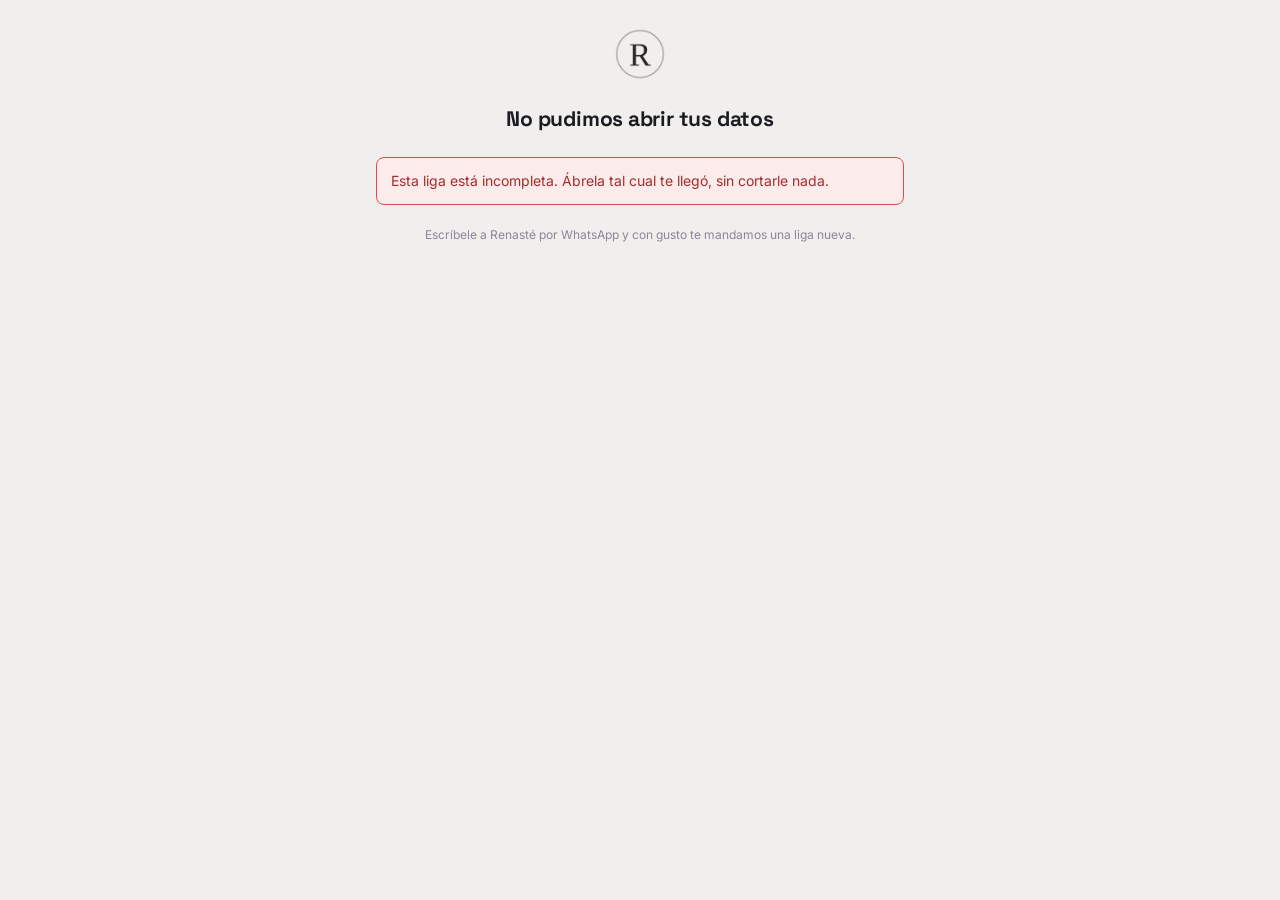
<file: ficha/index.html>
<!DOCTYPE html>
<html lang="es">
<head>
<meta charset="utf-8">
<meta name="viewport" content="width=device-width, initial-scale=1, viewport-fit=cover">
<title>Renasté · Tus datos</title>
<meta name="robots" content="noindex, nofollow">
<meta name="referrer" content="no-referrer">
<meta name="description" content="Completa tus datos para tu cirugía en Renasté">
<meta name="theme-color" content="#A28E7D" media="(prefers-color-scheme: light)">
<meta name="theme-color" content="#1D1915" media="(prefers-color-scheme: dark)">
<link rel="icon" type="image/png" href="../assets/renaste-favicon.png">
<link rel="apple-touch-icon" href="../assets/renaste-iso.png">
<link rel="stylesheet" href="../renaste-tokens.css">
<script>
/* El tema antes de pintar, para no enseñar el destello blanco. */
(function(){
  var t=null; try{ t=localStorage.getItem('renaste-tema'); }catch(e){}
  if(!t) t = matchMedia('(prefers-color-scheme: dark)').matches ? 'oscuro' : 'claro';
  document.documentElement.setAttribute('data-tema', t);
})();
</script>
<style>
/* Los colores y tipos vienen de ../renaste-tokens.css, que es la fuente de
   verdad de la marca. Aquí sólo van alias con los nombres de esta pantalla.
   Esta página se ve en un teléfono, de pie, con prisa: todo está pensado
   para un pulgar y para letra grande. */
:root{
  color-scheme: light;
  --morado-700:var(--zx-violeta-700); --morado-600:var(--zx-violeta-600);
  --morado-500:var(--zx-violeta-500); --morado-300:var(--zx-violeta-300);
  --morado-50:var(--zx-violeta-050);
  --tinta:var(--zx-txt); --tinta2:var(--zx-txt-2); --tinta3:var(--zx-txt-3);
  --papel:var(--zx-superficie); --papel-2:var(--zx-superficie-2); --fondo:var(--zx-lienzo);
  --linea:var(--zx-borde);
  --ok:var(--zx-ok-txt); --ok-bg:var(--zx-ok-bg); --ok-linea:var(--zx-ok);
  --alerta:var(--zx-alerta-txt); --alerta-bg:var(--zx-alerta-bg); --alerta-linea:var(--zx-alerta);
  --malo:var(--zx-error-txt); --malo-bg:var(--zx-error-bg); --malo-linea:var(--zx-error);
  --r:var(--zx-r-tarjeta); --r-sm:var(--zx-r-control); --r-full:999px;
  --sombra:0 1px 2px rgba(28,27,34,.05);
  --anillo:0 0 0 3px rgba(165,146,129,.22);
}
html[data-tema="oscuro"]{ color-scheme: dark; }

*{box-sizing:border-box}
html,body{margin:0;padding:0}
body{
  background:var(--fondo); color:var(--tinta);
  font-family:var(--zx-cuerpo, "Inter", system-ui, -apple-system, sans-serif);
  font-size:16px; line-height:1.55; -webkit-font-smoothing:antialiased;
  padding:0 0 env(safe-area-inset-bottom,0px);
}
h1,h2{font-family:var(--zx-titulo, "Space Grotesk", system-ui, sans-serif);letter-spacing:-.01em}
.oculto{display:none !important}
button{font:inherit}

.envoltura{max-width:560px;margin:0 auto;padding:0 16px 40px}

header{text-align:center;padding:28px 16px 18px}
header img{height:52px;width:auto}
header h1{margin:16px 0 4px;font-size:21px}
header p{margin:0;color:var(--tinta2);font-size:14px}

.tarjeta{background:var(--papel);border:1px solid var(--linea);border-radius:var(--r);
  box-shadow:var(--sombra);padding:18px;margin-bottom:14px}
.tarjeta h2{margin:0 0 3px;font-size:16px}
.tarjeta .sub{margin:0 0 14px;color:var(--tinta3);font-size:13.5px}

.paso{display:inline-grid;place-items:center;width:22px;height:22px;border-radius:var(--r-full);
  background:var(--morado-600);color:#fff;font-size:12px;font-weight:700;margin-right:8px}

label{display:block;font-size:13px;color:var(--tinta2);font-weight:500;margin:0 0 5px}
.campo{margin-bottom:14px}
input,select{
  width:100%;border:1px solid var(--linea);background:var(--papel);color:var(--tinta);
  border-radius:var(--r-sm);padding:12px 13px;font:inherit;
  /* 16px reales: abajo de eso, Safari en iPhone hace zoom al enfocar y la
     paciente se pierde en la página. */
  font-size:16px;
}
input:focus,select:focus{outline:none;border-color:var(--morado-500);box-shadow:var(--anillo)}
input::placeholder{color:var(--tinta3)}
.dos{display:grid;grid-template-columns:1fr 1fr;gap:10px}
.pista{font-size:12px;color:var(--tinta3);margin-top:5px}
/* Los opcionales van agrupados igual que en el apartado 16 del aviso, para que
   quien compare las dos hojas encuentre lo mismo en el mismo orden. */
.grupo{margin:18px 0 3px;font-size:13px;font-weight:600;color:var(--tinta2);
  text-transform:uppercase;letter-spacing:.04em}
.nota-grupo{margin:0 0 9px;font-size:12.5px;color:var(--tinta3);line-height:1.45}
.marca.apagada{opacity:.5}
.marca.apagada input{cursor:not-allowed}
.marca em{color:var(--tinta3);font-style:normal}
.obligatoria{border-color:var(--morado-600)}

.btn{border:1px solid var(--linea);background:var(--papel);color:var(--tinta);
  border-radius:var(--r-sm);padding:13px 16px;cursor:pointer;font-size:15px;width:100%;
  transition:.15s}
.btn:hover{background:var(--papel-2)}
.btn.primario{background:var(--morado-600);border-color:var(--morado-600);color:#fff;font-weight:600}
.btn.primario:disabled{opacity:.5;cursor:not-allowed}

/* Subir la INE: el objetivo es un botón grande que abra la cámara. */
.ine{display:grid;gap:10px}
.ine .casilla{border:1.5px dashed var(--linea);border-radius:var(--r-sm);padding:16px;
  text-align:center;cursor:pointer;transition:.15s;background:var(--papel)}
.ine .casilla:hover{border-color:var(--morado-300);background:var(--morado-50)}
.ine .casilla.listo{border-style:solid;border-color:var(--ok-linea);background:var(--ok-bg);color:var(--ok)}
.ine .casilla .t{font-weight:600;font-size:14.5px}
.ine .casilla .d{font-size:12.5px;color:var(--tinta3);margin-top:2px}
.ine .casilla.listo .d{color:var(--ok)}
.ine input[type=file]{display:none}

.marca{display:flex;gap:10px;align-items:flex-start;padding:13px;border:1px solid var(--linea);
  border-radius:var(--r-sm);background:var(--papel-2);margin-bottom:10px;cursor:pointer}
.marca input{width:20px;height:20px;flex:0 0 auto;margin:1px 0 0;accent-color:var(--morado-600)}
.marca span{font-size:13.5px;color:var(--tinta2);line-height:1.5}

details{border:1px solid var(--linea);border-radius:var(--r-sm);padding:11px 13px;
  margin-bottom:12px;background:var(--papel-2)}
summary{cursor:pointer;font-size:13.5px;color:var(--morado-700);font-weight:500}
details p{font-size:13px;color:var(--tinta2);margin:10px 0 0}
details ul{font-size:13px;color:var(--tinta2);margin:8px 0 0;padding-left:18px}

.aviso{border-radius:var(--r-sm);padding:12px 14px;font-size:14px;margin-bottom:12px;border:1px solid}
.aviso.ok{background:var(--ok-bg);border-color:var(--ok-linea);color:var(--ok)}
.aviso.warn{background:var(--alerta-bg);border-color:var(--alerta-linea);color:var(--alerta)}
.aviso.malo{background:var(--malo-bg);border-color:var(--malo-linea);color:var(--malo)}

.centro{text-align:center;padding:50px 20px;color:var(--tinta2)}
.pie{text-align:center;font-size:12px;color:var(--tinta3);padding:8px 16px 0;line-height:1.6}

#barra-guardar{position:sticky;bottom:0;background:var(--papel);border-top:1px solid var(--linea);
  padding:12px 16px calc(12px + env(safe-area-inset-bottom,0px));margin-top:6px}
#barra-guardar .envoltura{padding:0}
</style>
</head>
<body>

<div id="cargando" class="centro">Abriendo tus datos…</div>

<!-- Liga inválida, vencida o revocada. -->
<div id="pantalla-error" class="oculto">
  <header>
    <img src="../assets/renaste-iso.png" alt="Renasté">
    <h1>No pudimos abrir tus datos</h1>
  </header>
  <div class="envoltura">
    <div class="aviso malo" id="error-texto"></div>
    <p class="pie">Escríbele a Renasté por WhatsApp y con gusto te mandamos una liga nueva.</p>
  </div>
</div>

<!-- Formulario. -->
<div id="pantalla-form" class="oculto">
  <header>
    <img src="../assets/renaste-iso.png" alt="Renasté">
    <h1 id="saludo">Tus datos</h1>
    <p>Clínicas Renasté</p>
  </header>

  <div class="envoltura">

    <div id="mensaje"></div>

    <div class="tarjeta">
      <h2><span class="paso">1</span>Tu identificación</h2>
      <p class="sub">Con una foto de tu INE tomamos casi todos tus datos. Cuida que se lea
        completa, sin reflejos y con las cuatro esquinas dentro.</p>
      <div class="ine">
        <label class="casilla" id="caja-frente" for="ine-frente">
          <div class="t">Foto del frente</div>
          <div class="d" id="d-frente">Toca para tomar la foto</div>
        </label>
        <input type="file" id="ine-frente" accept="image/*" capture="environment">

        <label class="casilla" id="caja-reverso" for="ine-reverso">
          <div class="t">Foto del reverso</div>
          <div class="d" id="d-reverso">Toca para tomar la foto</div>
        </label>
        <input type="file" id="ine-reverso" accept="image/*" capture="environment">
      </div>
    </div>

    <div class="tarjeta">
      <h2><span class="paso">2</span>Tus datos</h2>
      <p class="sub">Revisa lo que ya tenemos y corrige lo que esté mal.</p>

      <div class="campo"><label for="f-Nombre">Nombre(s)</label>
        <input id="f-Nombre" autocomplete="given-name"></div>
      <div class="dos">
        <div class="campo"><label for="f-Apellido_Paterno">Apellido paterno</label>
          <input id="f-Apellido_Paterno" autocomplete="family-name"></div>
        <div class="campo"><label for="f-Apellido_Materno">Apellido materno</label>
          <input id="f-Apellido_Materno"></div>
      </div>
      <div class="dos">
        <div class="campo"><label for="f-Fecha_Nacimiento">Fecha de nacimiento</label>
          <input id="f-Fecha_Nacimiento" type="date"></div>
        <div class="campo"><label for="f-Sexo">Sexo</label>
          <select id="f-Sexo">
            <option value="">Selecciona…</option>
            <option>Femenino</option>
            <option>Masculino</option>
          </select></div>
      </div>
      <div class="campo"><label for="f-CURP">CURP</label>
        <input id="f-CURP" maxlength="18" autocapitalize="characters" spellcheck="false">
        <div class="pista">Son 18 letras y números. Viene en tu INE.</div></div>
      <div class="dos">
        <div class="campo"><label for="f-Telefono">Teléfono</label>
          <input id="f-Telefono" type="tel" inputmode="numeric" autocomplete="tel"></div>
        <div class="campo"><label for="f-Correo">Correo</label>
          <input id="f-Correo" type="email" autocomplete="email"></div>
      </div>
    </div>

    <div class="tarjeta">
      <h2><span class="paso">3</span>Tu domicilio</h2>
      <p class="sub">El que aparece en tu identificación.</p>
      <div class="campo"><label for="f-Calle_Numero">Calle y número</label>
        <input id="f-Calle_Numero" autocomplete="street-address"></div>
      <div class="dos">
        <div class="campo"><label for="f-Colonia">Colonia</label>
          <input id="f-Colonia"></div>
        <div class="campo"><label for="f-CP">Código postal</label>
          <input id="f-CP" inputmode="numeric" maxlength="5" autocomplete="postal-code"></div>
      </div>
      <div class="dos">
        <div class="campo"><label for="f-Alcaldia_Municipio">Alcaldía o municipio</label>
          <input id="f-Alcaldia_Municipio"></div>
        <div class="campo"><label for="f-Estado">Estado</label>
          <input id="f-Estado"></div>
      </div>
    </div>

    <div class="tarjeta">
      <h2><span class="paso">4</span>Contacto de urgencia</h2>
      <p class="sub">A quién llamamos el día de tu cirugía si hiciera falta. Que no seas tú.</p>
      <div class="campo"><label for="f-Contacto_Urgencia_Nombre">Nombre completo</label>
        <input id="f-Contacto_Urgencia_Nombre"></div>
      <div class="dos">
        <div class="campo"><label for="f-Contacto_Urgencia_Parentesco">Parentesco</label>
          <input id="f-Contacto_Urgencia_Parentesco" placeholder="Esposo, hermana…"></div>
        <div class="campo"><label for="f-Contacto_Urgencia_Telefono">Teléfono</label>
          <input id="f-Contacto_Urgencia_Telefono" type="tel" inputmode="numeric"></div>
      </div>
    </div>

    <!-- ══════════════════════════════════════════════════════════════════
         Alergias.

         Las columnas Alergias_Tiene y Alergias_Cuales existen en la hoja
         Pacientes desde el principio y CUATRO campos del expediente heredan de
         ellas: la franja de alerta de la Hoja Frontal (que se imprime), el
         apartado de alérgicos de anestesia y los dos de valoración de riesgo.
         Nadie las preguntaba, así que esa franja salía en blanco.

         El "¿tienes?" y el "¿cuáles?" van SEPARADOS a propósito. Con un solo
         campo de texto, vacío significa a la vez "no tiene" y "no le
         preguntamos", y esas dos cosas no se parecen en nada cuando quien lee
         es el anestesiólogo cinco minutos antes de dormirlo.
         ══════════════════════════════════════════════════════════════════ -->
    <div class="tarjeta">
      <h2><span class="paso">5</span>Alergias</h2>
      <p class="sub">Esto lo lee tu anestesiólogo antes de dormirte. Si dudas de algo,
        escríbelo de todos modos con tus palabras.</p>

      <div class="campo">
        <label for="f-Alergias_Tiene">¿Eres alérgico a algún medicamento o sustancia?</label>
        <select id="f-Alergias_Tiene">
          <option value="">Selecciona…</option>
          <option value="No">No que yo sepa</option>
          <option value="Si">Sí</option>
        </select>
      </div>
      <div class="campo" id="caja-alergias-cuales" hidden>
        <label for="f-Alergias_Cuales">¿A cuáles?</label>
        <input id="f-Alergias_Cuales" placeholder="Penicilina, sulfas, látex, yodo…">
        <p class="pista">Si recuerdas qué te pasó (ronchas, hinchazón, falta de aire),
          escríbelo también.</p>
      </div>

      <div class="campo">
        <label for="f-Alergias_Alimentarias_Tiene">¿Eres alérgico o intolerante a algún
          alimento?</label>
        <select id="f-Alergias_Alimentarias_Tiene">
          <option value="">Selecciona…</option>
          <option value="No">No que yo sepa</option>
          <option value="Si">Sí</option>
        </select>
      </div>
      <div class="campo" id="caja-alergias-alim-cuales" hidden>
        <label for="f-Alergias_Alimentarias_Cuales">¿A cuáles?</label>
        <input id="f-Alergias_Alimentarias_Cuales" placeholder="Mariscos, nueces, huevo, lactosa…">
        <p class="pista">Nos sirve para tu comida después de la cirugía y para algunos
          medicamentos que se preparan con derivados de alimentos.</p>
      </div>
    </div>

    <div class="tarjeta">
      <h2><span class="paso">6</span>Privacidad</h2>
      <p class="sub">Para atenderte necesitamos tratar datos de salud, y la ley nos obliga a
        decírtelo antes, no después.</p>

      <details>
        <summary>Qué hacemos con tus datos</summary>
        <p><strong>Quién es responsable.</strong> Razón social POR DEFINIR, con domicilio en
          Domicilio POR DEFINIR.</p>
        <p><strong>Para qué los usamos.</strong> Para integrar tu expediente clínico, prepararte
          y atenderte en el quirófano, cobrarte lo que corresponde y cumplir con lo que la
          autoridad sanitaria exige.</p>
        <p><strong>Qué datos sensibles tratamos.</strong> Datos de salud. Tu expediente es
          propiedad del establecimiento y se conserva cinco años contados desde el último acto
          médico, como manda la NOM-004-SSA3-2012.</p>
        <p><strong>Tus derechos.</strong> Puedes pedirnos acceder, rectificar, cancelar u
          oponerte al uso de tus datos —los derechos ARCO— escribiendo a
          <strong>clinicasrenastere@gmail.com</strong>.</p>
        <p>Este resumen no sustituye el aviso de privacidad completo.
          <a href="../aviso/" target="_blank" rel="noopener">Léelo aquí</a> antes de aceptar —
          también puedes pedirnos una copia impresa cuando quieras.</p>
      </details>

      <!-- ══════════════════════════════════════════════════════════════════
           Una casilla no puede acreditar seis voluntades.

           Hasta la version anterior aqui habia UNA casilla que decia "acepto
           el aviso, incluido el tratamiento de mis datos sensibles". Eso junta
           en un solo clic un acuse de recibo y un consentimiento expreso, y
           deja fuera --sin preguntarlos-- el audio, las imagenes y las
           finalidades secundarias, que el propio aviso publicado dice que se
           autorizan por separado y que en blanco significan NO.

           El orden, los encabezados y el texto siguen al apartado 16 del aviso
           a proposito: la paciente que lo leyo en app.renaste.com/aviso/ tiene
           que encontrar aqui exactamente lo mismo.
           ══════════════════════════════════════════════════════════════════ -->

      <label class="marca obligatoria" for="c-aviso">
        <input type="checkbox" id="c-aviso">
        <span>Declaro que se me puso a disposición el <strong>Aviso de Privacidad</strong> de
          Renasté, que lo leí, que comprendí su contenido y que se resolvieron mis dudas.</span>
      </label>
      <!-- El enlace va FUERA del label a proposito: dentro, tocarlo tambien
           palomearia la casilla, y quedaria aceptado el aviso por el solo
           hecho de ir a leerlo. -->
      <p class="pista" style="margin:-6px 0 12px 3px">
        <a href="../aviso/" target="_blank" rel="noopener">Leer el Aviso de Privacidad completo</a>
      </p>

      <label class="marca obligatoria" for="c-sensibles">
        <input type="checkbox" id="c-sensibles">
        <span>Otorgo mi consentimiento <strong>expreso</strong> para el tratamiento de mis datos
          personales sensibles de salud, con las finalidades primarias descritas en el aviso.
          <em>— Necesario para poder atenderte.</em></span>
      </label>

      <h3 class="grupo">Grabación de audio</h3>
      <p class="nota-grupo">Marca únicamente si lo autorizas. Dejarla en blanco significa que no
        autorizas la grabación, y tu nota se capturará escribiendo.</p>
      <label class="marca" for="c-audio">
        <input type="checkbox" id="c-audio">
        <span>Autorizo que se grabe el audio de mi valoración, mi interrogatorio y el dictado de
          mis notas clínicas, incluida su transcripción por el proveedor descrito en el aviso y
          su eliminación en un plazo máximo de treinta días naturales.</span>
      </label>

      <h3 class="grupo">Uso de imágenes clínicas más allá del expediente</h3>
      <p class="nota-grupo">Marca únicamente lo que autorices. Dejarlas en blanco significa que no
        autorizas ningún uso distinto al clínico.</p>
      <label class="marca" for="c-img-acad">
        <input type="checkbox" id="c-img-acad">
        <span>Autorizo el uso de mis imágenes con fines <strong>académicos y científicos</strong>,
          ante colegas y en foros médicos.</span>
      </label>
      <label class="marca" for="c-img-promo">
        <input type="checkbox" id="c-img-promo">
        <span>Autorizo el uso de mis imágenes con fines de <strong>difusión y promoción</strong>,
          incluidos sitios web y redes sociales.</span>
      </label>
      <!-- El rostro no se autoriza en el vacio: cuelga de haber autorizado
           algun uso. Se apaga sola cuando no hay ninguno, en vez de quedarse
           palomeada diciendo que si a nada. -->
      <label class="marca" id="lbl-rostro" for="c-rostro">
        <input type="checkbox" id="c-rostro">
        <span>De los usos que autoricé arriba, autorizo además que
          <strong>mi rostro sea visible</strong>.</span>
      </label>
      <p class="pista" id="pista-rostro" style="margin:-6px 0 12px 3px">
        Se activa si autorizas alguno de los dos usos anteriores.
      </p>

      <h3 class="grupo">Finalidades secundarias</h3>
      <p class="nota-grupo">Ninguna es necesaria para que te atendamos. Negarlas no afecta tu
        atención ni tu cirugía.</p>
      <label class="marca" for="c-secundarias">
        <input type="checkbox" id="c-secundarias">
        <span>Acepto recibir recordatorios, encuestas de satisfacción e información sobre
          servicios de Renasté.</span>
      </label>
      <label class="marca" for="c-whatsapp">
        <input type="checkbox" id="c-whatsapp">
        <span>Acepto que Renasté me contacte por WhatsApp para lo relacionado con mi cirugía.</span>
      </label>

      <p class="pista" style="margin-top:14px">Puedes cambiar de opinión sobre las casillas
        opcionales volviendo a abrir esta misma liga. Para retirar el consentimiento de tus datos
        de salud, escríbenos a <strong>clinicasrenastere@gmail.com</strong>.</p>
    </div>

  </div>

  <div id="barra-guardar">
    <div class="envoltura">
      <button class="btn primario" id="btn-guardar">Guardar mis datos</button>
    </div>
  </div>
  <p class="pie">Esta liga es tuya y personal. No la compartas.</p>
</div>

<!-- Listo. -->
<div id="pantalla-listo" class="oculto">
  <header>
    <img src="../assets/renaste-iso.png" alt="Renasté">
    <h1>Listo, gracias</h1>
  </header>
  <div class="envoltura">
    <div id="listo-cuerpo"></div>
    <p class="pie">Si algo quedó mal, vuelve a abrir esta misma liga y corrígelo.</p>
  </div>
</div>

<script>
/* ═══════════════════════════════════════════════════════════════════════════
   El token es lo único que identifica a la paciente. No viaja ningún
   Paciente_ID ni por la URL ni en las peticiones: si el token no sirve, no hay
   forma de pedir el expediente de alguien más cambiando un número.
   ═══════════════════════════════════════════════════════════════════════════ */
const API = 'https://script.google.com/macros/s/AKfycbwVoNMAxS-bSAbu5jwNUlutJ6Jaq5-sAJNq3Bq8YPfhLZ9MFkmKGwkXiRlI_FcapAL_/exec';

const TOKEN = new URLSearchParams(location.search).get('t') || '';

const CAMPOS = ['Nombre','Apellido_Paterno','Apellido_Materno','Fecha_Nacimiento','Sexo',
  'CURP','Telefono','Correo','Calle_Numero','Colonia','CP','Alcaldia_Municipio','Estado',
  'Contacto_Urgencia_Nombre','Contacto_Urgencia_Parentesco','Contacto_Urgencia_Telefono',
  'Alergias_Tiene','Alergias_Cuales',
  'Alergias_Alimentarias_Tiene','Alergias_Alimentarias_Cuales'];

/* Cada "¿tienes?" con el "¿cuáles?" que destapa. El detalle sólo se muestra
   --y sólo se manda-- cuando la respuesta es Sí: así nunca queda guardado un
   "penicilina" debajo de un "no soy alérgico" porque alguien cambió de opinión
   después de escribir. */
const ALERGIAS = [
  ['f-Alergias_Tiene',             'caja-alergias-cuales',      'f-Alergias_Cuales'],
  ['f-Alergias_Alimentarias_Tiene','caja-alergias-alim-cuales', 'f-Alergias_Alimentarias_Cuales']
];

/* Cada casilla opcional con la columna que le toca en la hoja. El nombre de la
   columna se escribe UNA vez, aqui: si se teclea distinto en el listener y en
   el guardado, el consentimiento se guarda en una columna y se lee de otra, y
   nadie se entera hasta que alguien pregunta por que su foto salio publicada. */
const CONSENT = [
  ['c-sensibles',   'Consentimiento_Datos_Sensibles'],
  ['c-audio',       'Consentimiento_Audio'],
  ['c-img-acad',    'Consentimiento_Imagenes_Academico'],
  ['c-img-promo',   'Consentimiento_Imagenes_Promocional'],
  ['c-rostro',      'Consentimiento_Rostro_Visible'],
  ['c-secundarias', 'Consentimiento_Finalidades_Secundarias']
];

const $ = (id) => document.getElementById(id);
const ver = (id) => { ['cargando','pantalla-error','pantalla-form','pantalla-listo']
  .forEach(x => $(x).classList.toggle('oculto', x !== id)); };

/* Dos cosas que NO son opcionales, las dos aprendidas a golpes:
   · credentials:'omit' — con varias cuentas de Google abiertas, el navegador
     sigue un redirect a /macros/u/<N>/ que contesta 404.
   · Content-Type text/plain — cualquier otro dispara una preflight CORS que
     Apps Script no contesta. */
async function llamar(cuerpo) {
  const r = await fetch(API, {
    method: 'POST', credentials: 'omit',
    headers: { 'Content-Type': 'text/plain;charset=utf-8' },
    body: JSON.stringify(Object.assign({ token: TOKEN }, cuerpo))
  });
  const j = await r.json();
  if (!j.ok) throw new Error(j.mensaje || 'Algo salió mal.');
  return j;
}

function mensaje(clase, texto) {
  $('mensaje').innerHTML = '<div class="aviso ' + clase + '">' + texto + '</div>';
  if (clase !== 'malo') setTimeout(() => { $('mensaje').innerHTML = ''; }, 6000);
}

/* Abre o cierra el "¿a cuáles?" según la respuesta, y al cerrarlo BORRA lo que
   hubiera escrito: un detalle huérfano debajo de un "no" es peor que nada. */
function destapaAlergia(idSelect) {
  const fila = ALERGIAS.find(f => f[0] === idSelect);
  if (!fila) return;
  const hay = $(fila[0]).value === 'Si';
  $(fila[1]).hidden = !hay;
  if (!hay) $(fila[2]).value = '';
}
ALERGIAS.forEach(([sel]) => {
  $(sel).addEventListener('change', () => destapaAlergia(sel));
});

/* ── Arranque ─────────────────────────────────────────────────────────────── */
(async function () {
  if (!TOKEN) {
    ver('pantalla-error');
    $('error-texto').textContent = 'Esta liga está incompleta. Ábrela tal cual te llegó, sin cortarle nada.';
    return;
  }
  try {
    const d = await llamar({ accion: 'fichaAbrir' });
    if (d.saludo) $('saludo').textContent = 'Hola, ' + d.saludo;
    CAMPOS.forEach(k => { if ($('f-' + k) && d.datos[k]) $('f-' + k).value = d.datos[k]; });
    /* Después de rellenar, no antes: si ya había contestado que sí, el "¿a
       cuáles?" tiene que aparecer abierto con su texto adentro. */
    ALERGIAS.forEach(([sel]) => destapaAlergia(sel));
    marcaINE('frente', d.ine.frente);
    marcaINE('reverso', d.ine.reverso);
    $('c-aviso').checked = !!d.aviso_aceptado;
    $('c-whatsapp').checked = !!d.whatsapp_aceptado;
    /* Un backend viejo no manda `consentimientos`. En ese caso las casillas se
       quedan en blanco, que es justo lo que el aviso dice que significa una
       casilla en blanco: que no autoriza. Nunca se marca por omision. */
    const c = d.consentimientos || {};
    CONSENT.forEach(([id, col]) => { $(id).checked = !!c[col]; });
    pintaRostro();
    ver('pantalla-form');
  } catch (err) {
    ver('pantalla-error');
    $('error-texto').textContent = err.message;
  }
})();

/* El rostro visible no existe por si solo: es un "ademas" de haber autorizado
   algun uso. Si no hay ninguno, la casilla se apaga Y se desmarca, porque
   dejarla palomeada sin uso autorizado seria guardar un si que no aplica a
   nada --y el dia que ella autorice una imagen, ese si viejo entraria en vigor
   sin que lo haya vuelto a pensar. */
function pintaRostro() {
  const hayImagen = $('c-img-acad').checked || $('c-img-promo').checked;
  const caja = $('c-rostro');
  caja.disabled = !hayImagen;
  if (!hayImagen) caja.checked = false;
  $('lbl-rostro').classList.toggle('apagada', !hayImagen);
  $('pista-rostro').style.display = hayImagen ? 'none' : '';
}
['c-img-acad', 'c-img-promo'].forEach(id => {
  $(id).addEventListener('change', pintaRostro);
});

function marcaINE(lado, listo) {
  $('caja-' + lado).classList.toggle('listo', !!listo);
  $('d-' + lado).textContent = listo ? 'Ya la tenemos · toca para reemplazarla'
                                     : 'Toca para tomar la foto';
}

/* ── INE ──────────────────────────────────────────────────────────────────── */
/* La foto de un teléfono pesa varios megas. Mandarla entera por base64 a
   Apps Script es la receta para que truene a media captura, así que se reduce
   ANTES de subirla: el lado largo a 1600 px alcanza de sobra para leer un CURP
   y deja el archivo en cientos de kilobytes. */
function reducir(archivo) {
  return new Promise((resolve, reject) => {
    const lector = new FileReader();
    lector.onerror = () => reject(new Error('No pudimos leer la foto.'));
    lector.onload = () => {
      const img = new Image();
      img.onerror = () => reject(new Error('Ese archivo no parece una foto.'));
      img.onload = () => {
        const max = 1600;
        const escala = Math.min(1, max / Math.max(img.width, img.height));
        const lienzo = document.createElement('canvas');
        lienzo.width  = Math.round(img.width  * escala);
        lienzo.height = Math.round(img.height * escala);
        lienzo.getContext('2d').drawImage(img, 0, 0, lienzo.width, lienzo.height);
        const url = lienzo.toDataURL('image/jpeg', 0.85);
        resolve(url.slice(url.indexOf(',') + 1));
      };
      img.src = lector.result;
    };
    lector.readAsDataURL(archivo);
  });
}

['frente', 'reverso'].forEach(lado => {
  $('ine-' + lado).addEventListener('change', async (ev) => {
    const archivo = ev.target.files && ev.target.files[0];
    if (!archivo) return;
    $('d-' + lado).textContent = 'Subiendo…';
    try {
      const contenido = await reducir(archivo);
      await llamar({ accion: 'fichaINE', lado: lado, tipo: 'image/jpeg', contenido: contenido });
      marcaINE(lado, true);
      mensaje('ok', 'Recibimos la foto del ' + lado + '.');
    } catch (err) {
      marcaINE(lado, false);
      mensaje('malo', err.message);
    }
    ev.target.value = '';
  });
});

/* ── Guardar ──────────────────────────────────────────────────────────────── */
$('btn-guardar').addEventListener('click', async () => {
  /* Las dos que no son opcionales se revisan por separado, y se dice cual
     falta. "Acepta el aviso" cuando lo que falta es el consentimiento de datos
     sensibles manda a la paciente a buscar la casilla equivocada. */
  if (!$('c-aviso').checked) {
    mensaje('warn', 'Necesitamos que nos confirmes que leíste el Aviso de Privacidad.');
    $('c-aviso').scrollIntoView({ behavior: 'smooth', block: 'center' });
    return;
  }
  if (!$('c-sensibles').checked) {
    mensaje('warn', 'Para poder atenderte necesitamos tu consentimiento expreso para tratar ' +
                    'tus datos de salud. Es la única casilla que no podemos dejar en blanco.');
    $('c-sensibles').scrollIntoView({ behavior: 'smooth', block: 'center' });
    return;
  }
  /* Las alergias se validan aquí y NO se dejan pasar en blanco. Que el
     anestesiólogo lea "sin datos" cinco minutos antes de la inducción es
     exactamente lo que esta pantalla existe para evitar. Contestar "no que yo
     sepa" toma un segundo; no contestar no es una opción. */
  for (const [sel, , detalle] of ALERGIAS) {
    if (!$(sel).value) {
      mensaje('warn', 'Contéstanos las dos preguntas de alergias. Si no tienes ninguna, ' +
                      'elige "No que yo sepa" — necesitamos que quede por escrito.');
      $(sel).scrollIntoView({ behavior: 'smooth', block: 'center' });
      $(sel).focus();
      return;
    }
    if ($(sel).value === 'Si' && !$(detalle).value.trim()) {
      mensaje('warn', 'Dinos a qué eres alérgico. Con que lo escribas como lo recuerdes basta.');
      $(detalle).scrollIntoView({ behavior: 'smooth', block: 'center' });
      $(detalle).focus();
      return;
    }
  }

  const curp = $('f-CURP').value.trim();
  if (curp && curp.length !== 18) {
    mensaje('warn', 'El CURP debe tener exactamente 18 caracteres. Revísalo en tu INE.');
    $('f-CURP').focus();
    return;
  }

  const cambios = {};
  CAMPOS.forEach(k => { const el = $('f-' + k); if (el) cambios[k] = el.value.trim(); });
  cambios.Aviso_Privacidad_Aceptado = 'Si';
  cambios.Consentimiento_Contacto_WhatsApp = $('c-whatsapp').checked ? 'Si' : 'No';
  /* Van SIEMPRE los seis, marcados y sin marcar. Mandar solo los marcados
     haria imposible retirar uno: el backend no puede distinguir "lo quito" de
     "no me lo preguntaron". */
  CONSENT.forEach(([id, col]) => { cambios[col] = $(id).checked ? 'Si' : 'No'; });

  const boton = $('btn-guardar');
  boton.disabled = true; boton.textContent = 'Guardando…';
  try {
    const r = await llamar({ accion: 'fichaGuardar', cambios: cambios });
    pintaListo(r);
    ver('pantalla-listo');
    window.scrollTo(0, 0);
  } catch (err) {
    mensaje('malo', err.message);
  }
  boton.disabled = false; boton.textContent = 'Guardar mis datos';
});

/* Se le dice con nombre y apellido qué falta. Un "quedó incompleto" sin decir
   qué falta obliga a una llamada, que es justo lo que esta pantalla evita. */
const BONITO = {
  Nombre_Completo:'tu nombre', Fecha_Nacimiento:'tu fecha de nacimiento', Sexo:'tu sexo',
  CURP:'tu CURP', Telefono:'tu teléfono', Calle_Numero:'tu calle y número',
  Colonia:'tu colonia', CP:'tu código postal',
  Contacto_Urgencia_Nombre:'el nombre de tu contacto de urgencia',
  Contacto_Urgencia_Telefono:'el teléfono de tu contacto de urgencia',
  Alergias_Tiene:'si eres alérgico a algún medicamento',
  Alergias_Alimentarias_Tiene:'si eres alérgico a algún alimento'
};

function pintaListo(r) {
  if (r.ficha_completa) {
    $('listo-cuerpo').innerHTML =
      '<div class="aviso ok">Ya quedaron todos tus datos. No tienes que hacer nada más; ' +
      'Renasté te va a escribir con las indicaciones para el día de tu cirugía.</div>';
    return;
  }
  const faltan = (r.faltan || []).map(k => BONITO[k] || k);
  $('listo-cuerpo').innerHTML =
    '<div class="aviso warn">Guardamos lo que escribiste, pero todavía falta ' +
    (faltan.length === 1 ? faltan[0] : faltan.slice(0, -1).join(', ') + ' y ' + faltan[faltan.length - 1]) +
    '.</div><button class="btn" id="btn-volver">Volver y completarlo</button>';
  $('btn-volver').addEventListener('click', () => { ver('pantalla-form'); window.scrollTo(0, 0); });
}
</script>
</body>
</html>
</file>
<file: renaste-tokens.css>
/* ============================================================
   RENASTÉ · Sistema de tokens
   Version 1.6-r0 · PALETA PROVISIONAL (7 oct 2026)

   Clonado de los tokens de Zorvix. Los violetas de Zorvix se cambiaron por
   una escala taupe/cálida tomada de la identidad MS Universe (negro #030707,
   taupe #A19487, crema #F4F2F1) mientras llega la marca oficial de Renasté.
   Para ponerle la paleta real basta cambiar el bloque MARCA.

   Un solo archivo de marca para todo el ecosistema.
   Cambia los hex del bloque MARCA y las apps cambian de piel
   sin tocar una linea de logica.

   Registros visuales:
     [data-tema="oscuro"]  negro con nubes de luz lavanda  -> cliente
     [data-tema="claro"]   claro con marca                 -> staff
     [data-densidad="..."] compacta | amplia               -> modificadores

   La escala de datos vive en :root y no se redefine por tema: un dato
   no cambia de significado porque el fondo sea negro.
   ============================================================ */

@import url('https://fonts.googleapis.com/css2?family=Space+Grotesk:wght@400;500&family=Inter:wght@400;500&family=JetBrains+Mono:wght@400;500&display=swap');

:root {

  /* ---------- MARCA · unica fuente de verdad del color ---------- */
  --zx-violeta-900: #3A322B;
  --zx-violeta-800: #51463C;
  --zx-violeta-700: #6B5D50;
  --zx-violeta-600: #7E6F61;
  --zx-violeta-500: #8F8072;
  --zx-violeta-400: #A19487;
  --zx-violeta-300: #BDB3A8;
  --zx-violeta-200: #D6CEC5;
  --zx-violeta-100: #E9E4DE;
  --zx-violeta-050: #F4F2F1;

  --zx-lavanda:   #E7E2DE;
  --zx-lavanda-2: #CFC5BC;
  --zx-lavanda-3: #F4F1EF;
  --zx-rosa:      #DFD9D3;

  --zx-grafito: #535353;
  --zx-tinta:   #1C1B22;
  --zx-noche:   #080706;

  /* ---------- Estado · gana sobre el color de marca ---------- */
  --zx-ok:      #12876B;
  --zx-ok-bg:   #E2EFEA;
  --zx-ok-txt:  #0B6350;
  --zx-alerta:      #BA7517;
  --zx-alerta-bg:   #FAEEDA;
  --zx-alerta-txt:  #854F0B;
  --zx-error:      #E24B4A;
  --zx-error-bg:   #FCEBEB;
  --zx-error-txt:  #A32D2D;

  /* ---------- ESCALA DE DATOS ----------
     Anillos, barras, medidores y lineas. Nunca en botones, bordes,
     fondos, pildoras de estado ni marca. El violeta de marca es el
     punto medio: la escala ancla en Renasté en vez de competirle. */
  --zx-d-0:   #00D2BE;   /* aqua Petronas       0%  */
  --zx-d-26:  #2E9BD8;   /* azul puente        26%  */
  --zx-d-55:  #A59281;   /* violeta de marca   55%  */
  --zx-d-80:  #AC9A8B;   /* violeta claro      80%  */
  --zx-d-100: #BDB0A4;   /* magenta           100%  */

  /* Barras y medidores de CSS puro. Los SVG usan las paradas sueltas. */
  --zx-escala: linear-gradient(90deg,
    var(--zx-d-0) 0%, var(--zx-d-26) 26%, var(--zx-d-55) 55%,
    var(--zx-d-80) 80%, var(--zx-d-100) 100%);
  --zx-escala-v: linear-gradient(0deg,
    var(--zx-d-0) 0%, var(--zx-d-26) 30%, var(--zx-d-55) 62%,
    var(--zx-d-100) 100%);

  /* ---------- Tipografia ---------- */
  --zx-display: 'Space Grotesk', system-ui, sans-serif;
  --zx-texto:   'Inter', system-ui, sans-serif;
  --zx-mono:    'JetBrains Mono', ui-monospace, monospace;

  --zx-track-marca: 0.24em;
  --zx-track-eyebrow: 0.14em;

  /* ---------- Geometria ---------- */
  --zx-r-control: 8px;
  --zx-r-tarjeta: 12px;
  --zx-r-cristal: 20px;
  --zx-r-widget:  20px;
  --zx-hairline: 0.5px;

  /* ---------- Densidad · comoda por defecto ---------- */
  --zx-alto-control: 40px;
  --zx-alto-fila:    38px;
  --zx-pad-tarjeta:  20px;
  --zx-txt-cuerpo:   14px;
  --zx-txt-dato:     15px;
  --zx-gap:          14px;

  /* ---------- Movimiento ---------- */
  --zx-rapido: .18s;
  --zx-base:   .32s;
  --zx-suave:  cubic-bezier(.22,.61,.36,1);
}

/* ============================================================
   REGISTRO CLARO · staff, documentos, impresion
   Es el tema por defecto: el unico que sobrevive impreso.
   ============================================================ */
:root,
[data-tema="claro"] {
  --zx-lienzo:      #F1EFED;
  --zx-superficie:  #FFFFFF;
  --zx-superficie-2:#FAF8F7;
  --zx-hover:       #FBFAF9;

  --zx-borde:        #E6E1DC;
  --zx-borde-fuerte: #DDD6CF;

  --zx-txt:      #1C1B22;
  --zx-txt-2:    #6E6980;
  --zx-txt-3:    #8B849C;
  --zx-txt-marca:#897462;

  --zx-acento:       #897462;
  --zx-acento-tenue: #F6F4F2;
  --zx-sobre-acento: #FFFFFF;

  /* en claro el objeto no emite luz: proyecta sombra de color */
  --zx-glow-boton: 0 1px 2px rgba(137,116,98,.18), 0 4px 12px rgba(137,116,98,.14);
  --zx-glow-boton-hover: 0 2px 4px rgba(137,116,98,.22), 0 8px 22px rgba(137,116,98,.22);
  --zx-glow-icono: drop-shadow(2px 3px 5px rgba(137,116,98,.28));

  --zx-pista:  #F4F1EF;
  --zx-grad-a: #D9D2CB;
  --zx-grad-b: #897462;

  --zx-reticula: rgba(137,116,98,.05);
}

/* ============================================================
   REGISTRO OSCURO · cliente, login, portada
   Negro de base; el color lo ponen las nubes de luz.
   ============================================================ */
[data-tema="oscuro"] {
  --zx-lienzo:      #080706;
  --zx-superficie:  rgba(255,255,255,.07);
  --zx-superficie-2:rgba(255,255,255,.04);
  --zx-hover:       rgba(255,255,255,.11);

  --zx-borde:        rgba(237,233,229,.32);
  --zx-borde-fuerte: rgba(245,243,242,.70);

  --zx-txt:      #FFFFFF;
  --zx-txt-2:    rgba(244,241,239,.84);
  --zx-txt-3:    rgba(237,233,229,.72);
  --zx-txt-marca:#F1EEEC;

  --zx-acento:       #FFFFFF;
  --zx-acento-tenue: rgba(255,255,255,.10);
  --zx-sobre-acento: #42372E;

  /* Anillo pegado al borde + halo cerrado + halo abierto. El anillo es lo
     que hace que se lea como filo encendido y no como mancha borrosa. */
  --zx-glow-boton: 0 0 0 1px rgba(255,255,255,.50),
                   0 0 18px rgba(217,210,203,.70),
                   0 0 44px rgba(189,175,162,.45);
  --zx-glow-boton-hover: 0 0 0 1px rgba(255,255,255,.85),
                         0 0 26px rgba(237,233,229,.90),
                         0 0 62px rgba(197,185,175,.60);
  --zx-glow-icono: drop-shadow(0 0 10px rgba(217,210,203,.75));

  --zx-pista:  rgba(255,255,255,.13);
  --zx-grad-a: #B6A799;
  --zx-grad-b: #F5F2F0;

  --zx-reticula: rgba(255,255,255,.03);
}

/* ============================================================
   DENSIDAD · un atributo, cinco variables. No son temas aparte.
   ============================================================ */
[data-densidad="compacta"] {
  --zx-alto-control: 30px;
  --zx-alto-fila:    33px;
  --zx-pad-tarjeta:  13px;
  --zx-txt-cuerpo:   12.5px;
  --zx-txt-dato:     13px;
  --zx-gap:          10px;
}

/* Se toca con guante, de pie, con prisa. 30px no alcanza. */
[data-densidad="amplia"] {
  --zx-alto-control: 52px;
  --zx-alto-fila:    56px;
  --zx-pad-tarjeta:  18px;
  --zx-txt-cuerpo:   14px;
  --zx-txt-dato:     15px;
  --zx-gap:          14px;
}

/* ============================================================
   BASE
   ============================================================ */
* { box-sizing: border-box; }

body {
  margin: 0;
  background: var(--zx-lienzo);
  color: var(--zx-txt);
  font-family: var(--zx-texto);
  font-size: var(--zx-txt-cuerpo);
  line-height: 1.6;
  -webkit-font-smoothing: antialiased;
}

.zx-luz { position: absolute; inset: 0; pointer-events: none; overflow: hidden;
          background: var(--zx-lienzo); }

/* ============================================================
   NUBES DE LUZ
   Formas desenfocadas, no degradados radiales. Un degradado radial se ve
   como halo simetrico; una forma con blur se ve como luz cayendo.
   ============================================================ */
.zx-nube { position: absolute; border-radius: 50%; filter: blur(78px); pointer-events: none; }
/* El staff no lleva nubes: el claro es lienzo de trabajo, no portada. */
[data-tema="claro"] .zx-nube { display: none; }

.zx-reticula {
  position: absolute; inset: 0; pointer-events: none;
  background-image:
    linear-gradient(var(--zx-reticula) .5px, transparent .5px),
    linear-gradient(90deg, var(--zx-reticula) .5px, transparent .5px);
  background-size: 68px 68px;
}

/* ============================================================
   TIPOGRAFIA
   ============================================================ */
.zx-wordmark {
  font-family: var(--zx-display);
  letter-spacing: var(--zx-track-marca);
  color: var(--zx-txt);
  font-weight: 400;
}
.zx-titulo { font-family: var(--zx-display); font-size: 22px; font-weight: 400; margin: 0; color: var(--zx-txt); }
.zx-eyebrow {
  font-size: 10.5px;
  letter-spacing: var(--zx-track-eyebrow);
  text-transform: uppercase;
  color: var(--zx-txt-3);
}
/* Folios y cifras. La mono alineada en columna permite comparar
   magnitudes sin leer los digitos. */
.zx-dato  { font-family: var(--zx-mono); font-size: var(--zx-txt-dato); }
.zx-folio { font-family: var(--zx-mono); font-size: 11.5px; color: var(--zx-txt-marca); }
.zx-num   { font-family: var(--zx-mono); font-size: 11.5px; text-align: right; }

/* ============================================================
   SUPERFICIES
   ============================================================ */
.zx-tarjeta {
  background: var(--zx-superficie);
  border: var(--zx-hairline) solid var(--zx-borde);
  border-radius: var(--zx-r-tarjeta);
  padding: var(--zx-pad-tarjeta);
}

/* Cristal: deja pasar la luz de las nubes que quedan detras. */
.zx-cristal, .zx-widget {
  position: relative;
  border-radius: var(--zx-r-cristal);
  padding: var(--zx-pad-tarjeta);
  overflow: hidden;
  border: var(--zx-hairline) solid var(--zx-borde);
  transition: all var(--zx-base) var(--zx-suave);
}
.zx-widget { padding: 16px 17px; }
.zx-widget::after { content:''; position:absolute; top:0; left:0; right:0; height:60px; pointer-events:none; }

[data-tema="oscuro"] .zx-cristal,
[data-tema="oscuro"] .zx-widget {
  background: linear-gradient(158deg, rgba(217,210,203,.20) 0%, rgba(165,146,129,.13) 52%, rgba(255,255,255,.04) 100%);
  box-shadow: inset 0 1px 0 rgba(255,255,255,.34), 0 12px 34px rgba(20,17,14,.60);
  backdrop-filter: blur(20px);
  -webkit-backdrop-filter: blur(20px);
}
[data-tema="oscuro"] .zx-widget::after {
  background: radial-gradient(ellipse 140px 56px at 24% 0%, rgba(245,243,242,.22), transparent 70%);
}
[data-tema="oscuro"] .zx-cristal:hover,
[data-tema="oscuro"] .zx-widget:hover {
  border-color: var(--zx-borde-fuerte);
  background: linear-gradient(158deg, rgba(230,225,220,.30) 0%, rgba(185,170,157,.20) 52%, rgba(255,255,255,.07) 100%);
  box-shadow: inset 0 1px 0 rgba(255,255,255,.52), 0 0 42px rgba(211,201,193,.42), 0 14px 40px rgba(20,17,14,.65);
}

/* En claro el objeto no emite luz: se eleva y proyecta sombra de color. */
[data-tema="claro"] .zx-cristal,
[data-tema="claro"] .zx-widget {
  background: #FFFFFF;
  box-shadow: 0 1px 2px rgba(137,116,98,.05), 0 8px 24px rgba(137,116,98,.09);
}
[data-tema="claro"] .zx-widget::after {
  background: radial-gradient(ellipse 180px 90px at 82% -10%, rgba(195,183,172,.16), transparent 68%);
}
[data-tema="claro"] .zx-cristal:hover,
[data-tema="claro"] .zx-widget:hover {
  border-color: var(--zx-violeta-300); transform: translateY(-1px);
  box-shadow: 0 2px 4px rgba(137,116,98,.08), 0 12px 30px rgba(137,116,98,.16);
}

/* Sin backdrop-filter en tactil: obliga a recomponer capas en cada scroll. */
@media (hover: none) and (pointer: coarse) {
  [data-tema="oscuro"] .zx-cristal,
  [data-tema="oscuro"] .zx-widget {
    backdrop-filter: none; -webkit-backdrop-filter: none;
    background: rgba(217,210,203,.16);
  }
}

.zx-widget-etq { position:relative; font-size:10.5px; letter-spacing:.14em;
  text-transform:uppercase; color: var(--zx-txt-3); }
/* El dato es el protagonista; el texto explica, no compite. */
.zx-widget-num { position:relative; font-family: var(--zx-display); font-size:42px; line-height:1;
  color: var(--zx-txt); margin-top:9px; letter-spacing:-.02em; }
.zx-widget-pie { position:relative; font-size:11px; color: var(--zx-txt-3); margin-top:8px; }

.zx-widget:hover .zx-anillo { border-color: var(--zx-borde-fuerte); }
[data-tema="oscuro"] .zx-widget:hover .zx-anillo { box-shadow: 0 0 22px rgba(237,233,229,.7); color:#fff; }

/* ============================================================
   MOSAICO · tarjeta de modulo y de destino
   Vive aqui y no en el index de cada app: si cada app lo redefine,
   a la tercera ya no se parecen.
   ============================================================ */
.zx-mosaico {
  display: block; width: 100%; text-align: left; cursor: pointer;
  font-family: var(--zx-texto);
  background: var(--zx-superficie);
  border: var(--zx-hairline) solid var(--zx-borde);
  border-radius: var(--zx-r-widget);
  padding: 17px;
  transition: all var(--zx-base) var(--zx-suave);
}
[data-tema="oscuro"] .zx-mosaico {
  background: linear-gradient(158deg, rgba(217,210,203,.20) 0%, rgba(165,146,129,.13) 52%, rgba(255,255,255,.04) 100%);
  box-shadow: inset 0 1px 0 rgba(255,255,255,.34), 0 12px 34px rgba(20,17,14,.6);
  backdrop-filter: blur(20px); -webkit-backdrop-filter: blur(20px);
}
.zx-mosaico:hover { border-color: var(--zx-borde-fuerte); }
[data-tema="oscuro"] .zx-mosaico:hover {
  background: linear-gradient(158deg, rgba(230,225,220,.30) 0%, rgba(185,170,157,.20) 52%, rgba(255,255,255,.07) 100%);
  box-shadow: inset 0 1px 0 rgba(255,255,255,.52), 0 0 42px rgba(211,201,193,.42);
}
[data-tema="claro"] .zx-mosaico:hover { box-shadow: 0 6px 22px rgba(137,116,98,.14); transform: translateY(-1px); }
.zx-mosaico:hover .zx-anillo { border-color: var(--zx-borde-fuerte); }
[data-tema="oscuro"] .zx-mosaico:hover .zx-anillo { box-shadow: 0 0 22px rgba(237,233,229,.7); color:#fff; }
.zx-mosaico:focus-visible { outline: 2px solid var(--zx-violeta-300); outline-offset: 3px; }

/* Bloqueado se muestra, atenuado: del lado del staff el usuario sabe que
   existe y a quien pedirle acceso. NUNCA en la fachada de clientes. */
.zx-mosaico[disabled] { opacity: .32; cursor: not-allowed; }
.zx-mosaico[disabled]:hover { border-color: var(--zx-borde); box-shadow: none; transform: none; }
.zx-mosaico-nombre { display:block; font-size: 14.5px; color: var(--zx-txt); margin-top: 13px; position:relative; }
.zx-mosaico-desc   { display:block; font-size: 11.5px; color: var(--zx-txt-3); margin-top: 4px; line-height: 1.45; position:relative; }

/* ============================================================
   CONTROLES
   ============================================================ */
.zx-btn {
  height: var(--zx-alto-control);
  padding: 0 20px;
  border: none;
  border-radius: 11px;
  background: var(--zx-acento);
  color: var(--zx-sobre-acento);
  font-family: var(--zx-texto);
  font-size: 13.5px;
  letter-spacing: .03em;
  cursor: pointer;
  box-shadow: var(--zx-glow-boton);
  transition: all var(--zx-base) var(--zx-suave);
}
/* Sobre nubes de luz el violeta se pierde; el blanco encendido jala la mirada. */
[data-tema="oscuro"] .zx-btn { background: linear-gradient(180deg, #FFFFFF, #F1EEEC); }
.zx-btn:hover { box-shadow: var(--zx-glow-boton-hover); }
.zx-btn:focus-visible { outline: 2px solid var(--zx-violeta-300); outline-offset: 2px; }

/* Un solo boton brillante por vista. Si dos brillan igual, el glow deja de
   ser jerarquia y alguien cancela cuando queria confirmar. */
.zx-btn-2 {
  height: var(--zx-alto-control);
  padding: 0 20px;
  border: var(--zx-hairline) solid var(--zx-borde);
  border-radius: 11px;
  background: transparent;
  color: var(--zx-txt-2);
  font-family: var(--zx-texto);
  font-size: 13px;
  cursor: pointer;
  transition: all var(--zx-base) var(--zx-suave);
}
[data-tema="oscuro"] .zx-btn-2 { background: rgba(255,255,255,.07); color: #F4F1EF; }
.zx-btn-2:hover { border-color: var(--zx-borde-fuerte); color: var(--zx-txt); }
.zx-btn-2:focus-visible { outline: 2px solid var(--zx-violeta-300); outline-offset: 2px; }

.zx-campo {
  width: 100%;
  height: var(--zx-alto-control);
  padding: 0 13px;
  border-radius: 10px;
  border: var(--zx-hairline) solid var(--zx-borde);
  background: var(--zx-superficie);
  color: var(--zx-txt);
  font-family: var(--zx-texto);
  font-size: 13px;
}
[data-tema="oscuro"] .zx-campo { background: rgba(255,255,255,.08); }
.zx-campo::placeholder { color: var(--zx-txt-3); }
.zx-campo:focus { outline: none; border-color: var(--zx-borde-fuerte); box-shadow: 0 0 0 3px var(--zx-acento-tenue); }

.zx-etiqueta { display:block; font-size: 11.5px; letter-spacing:.06em; color: var(--zx-txt-2); margin-bottom: 7px; }

/* ============================================================
   ICONOS
   El anillo repite la geometria del simbolo. Contenedor cuando el icono
   es un destino que se toca; sin contenedor cuando acompana texto.
   ============================================================ */
.zx-anillo {
  width: 40px; height: 40px; flex-shrink: 0; position: relative;
  display: flex; align-items: center; justify-content: center;
  border-radius: 50%;
  background: var(--zx-acento-tenue);
  border: var(--zx-hairline) solid var(--zx-borde);
  color: var(--zx-txt-marca);
  transition: all var(--zx-base) var(--zx-suave);
}
[data-tema="oscuro"] .zx-anillo {
  background: rgba(255,255,255,.14);
  border-color: rgba(241,238,236,.46);
  box-shadow: inset 0 1px 0 rgba(255,255,255,.42), 0 0 18px rgba(217,210,203,.35);
  color: #F7F6F5;
}
[data-tema="claro"] .zx-anillo { color: var(--zx-violeta-700); }

/* La extrusion solo existe de 48px para arriba. Abajo de eso el
   desplazamiento se vuelve borron y estorba. */
.zx-icono-3d { filter: var(--zx-glow-icono); }

/* ============================================================
   PILDORAS DE ESTADO
   ============================================================ */
.zx-pill {
  display: inline-block;
  font-size: 11px; padding: 3px 11px; border-radius: 99px;
  background: var(--zx-acento-tenue); color: var(--zx-txt-marca);
}
.zx-pill.ok     { background: var(--zx-ok-bg);     color: var(--zx-ok-txt); }
.zx-pill.alerta { background: var(--zx-alerta-bg); color: var(--zx-alerta-txt); }
.zx-pill.error  { background: var(--zx-error-bg);  color: var(--zx-error-txt); }
[data-tema="oscuro"] .zx-pill.ok     { background: rgba(150,225,200,.20); color: #B8EED9; }
[data-tema="oscuro"] .zx-pill.alerta { background: rgba(255,231,184,.22); color: #FFEDC8; }
[data-tema="oscuro"] .zx-pill.error  { background: rgba(255,170,170,.22); color: #FFD6D6; }

/* ============================================================
   TABLA · listas que se escanean, no tarjetas que se contemplan
   ============================================================ */
.zx-tabla { width:100%; background: var(--zx-superficie); border: var(--zx-hairline) solid var(--zx-borde); border-radius: var(--zx-r-tarjeta); overflow:hidden; }
.zx-th { display:flex; padding:7px 12px; background: var(--zx-superficie-2); border-bottom: var(--zx-hairline) solid var(--zx-borde); font-size:10.5px; letter-spacing:.1em; text-transform:uppercase; color: var(--zx-txt-3); }
.zx-tr { display:flex; align-items:center; min-height: var(--zx-alto-fila); padding:0 12px; border-bottom: var(--zx-hairline) solid var(--zx-borde); font-size: var(--zx-txt-cuerpo); }
.zx-tr:last-child { border-bottom:none; }
.zx-tr:hover { background: var(--zx-hover); }

/* ============================================================
   TINTES DE ESTADO
   El color del degradado separa listo, en proceso y pendiente antes de
   que el ojo lea una palabra.
   ============================================================ */
[data-tema="oscuro"] .zx-t-ok     { background:linear-gradient(158deg,rgba(150,225,200,.18),rgba(18,135,107,.13) 55%,rgba(255,255,255,.04)); border-color:rgba(150,225,200,.34); }
[data-tema="oscuro"] .zx-t-espera { background:linear-gradient(158deg,rgba(255,231,184,.18),rgba(201,162,74,.12) 55%,rgba(255,255,255,.04)); border-color:rgba(255,231,184,.34); }
[data-tema="oscuro"] .zx-t-mal    { background:linear-gradient(158deg,rgba(255,170,170,.18),rgba(180,70,80,.13) 55%,rgba(255,255,255,.04)); border-color:rgba(255,170,170,.38); }
[data-tema="oscuro"] .zx-t-nada   { background:linear-gradient(158deg,rgba(217,210,203,.10),rgba(165,146,129,.07) 55%,rgba(255,255,255,.02)); border-color:rgba(237,233,229,.20); }

[data-tema="claro"] .zx-t-ok     { background:linear-gradient(158deg,#EFF8F4,#FFFFFF 58%); border-color:#C9E5DA; }
[data-tema="claro"] .zx-t-espera { background:linear-gradient(158deg,#FFF9EF,#FFFFFF 58%); border-color:#F0DFC0; }
[data-tema="claro"] .zx-t-mal    { background:linear-gradient(158deg,#FFF5F5,#FFFFFF 55%); border-color:#F0C9C9; }
[data-tema="claro"] .zx-t-nada   { background:#FFFFFF; }

/* La barra de la tarjeta es una escala de luz en miniatura. */
.barra-estado { background: var(--zx-pista); }
.zx-t-ok     .barra-estado { background:linear-gradient(90deg,#12876B,#7ED9BC); }
.zx-t-espera .barra-estado { background:linear-gradient(90deg,#C9A24A,#FFE7B8); }
.zx-t-mal    .barra-estado { background:linear-gradient(90deg,#B44650,#FFAAAA); }
.zx-t-nada   .barra-estado { background: var(--zx-pista); }

/* ============================================================
   ACCESIBILIDAD
   ============================================================ */
.zx-oculto { position:absolute; width:1px; height:1px; overflow:hidden; clip:rect(0 0 0 0); }
@media (prefers-reduced-motion: reduce) {
  * { animation: none !important; transition: none !important; }
}
</file>
